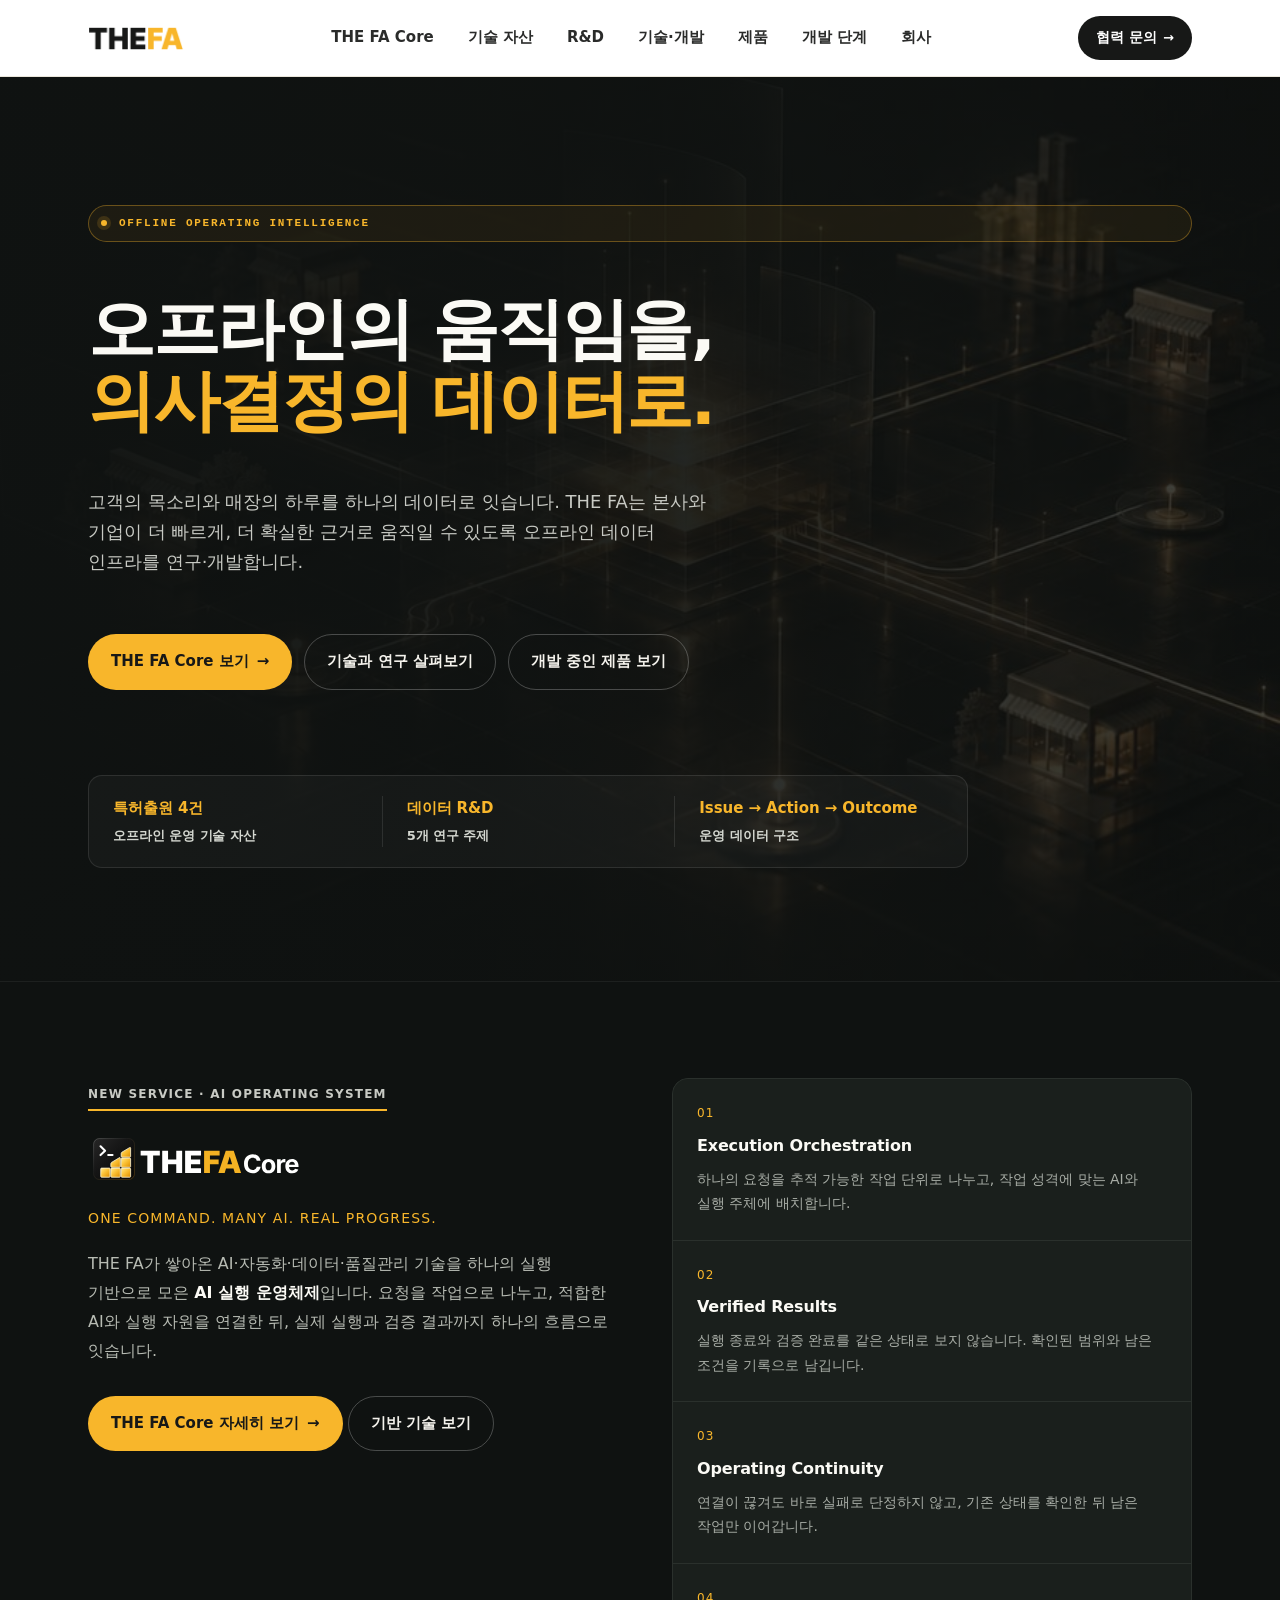
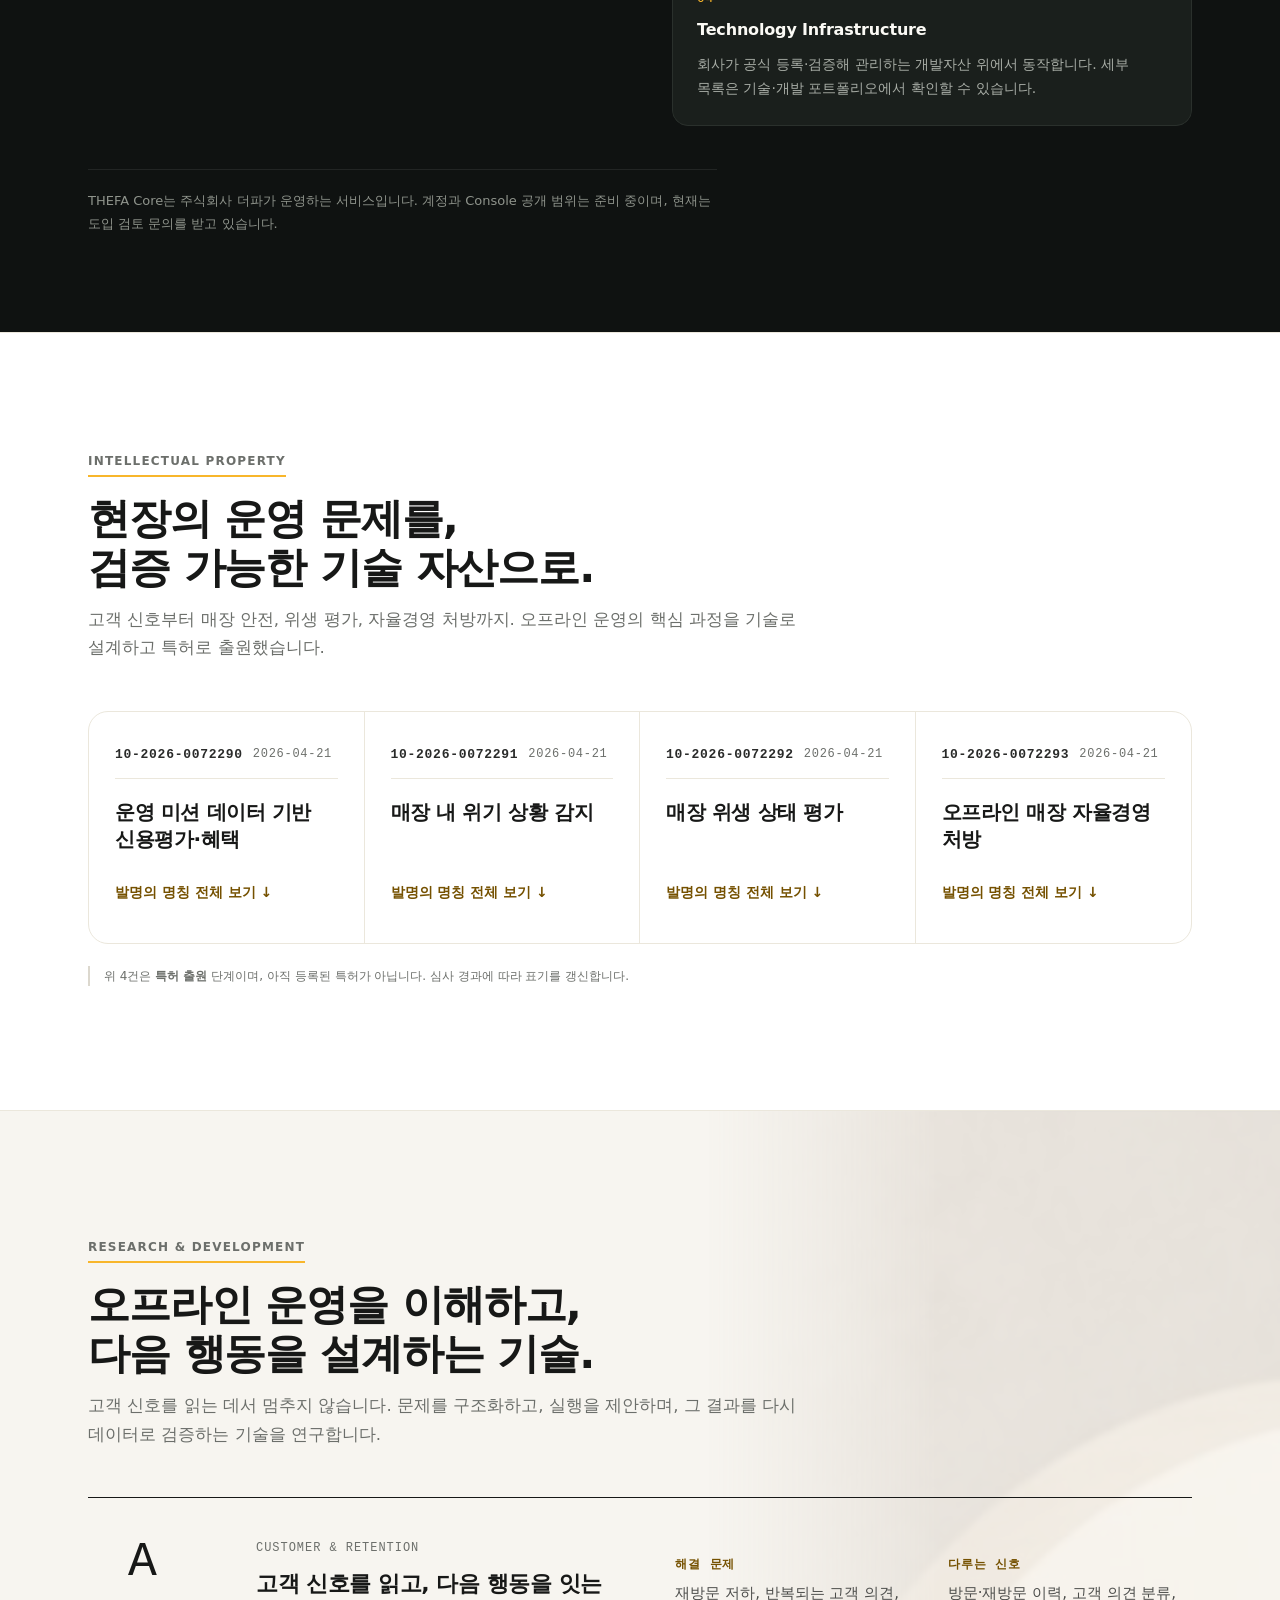
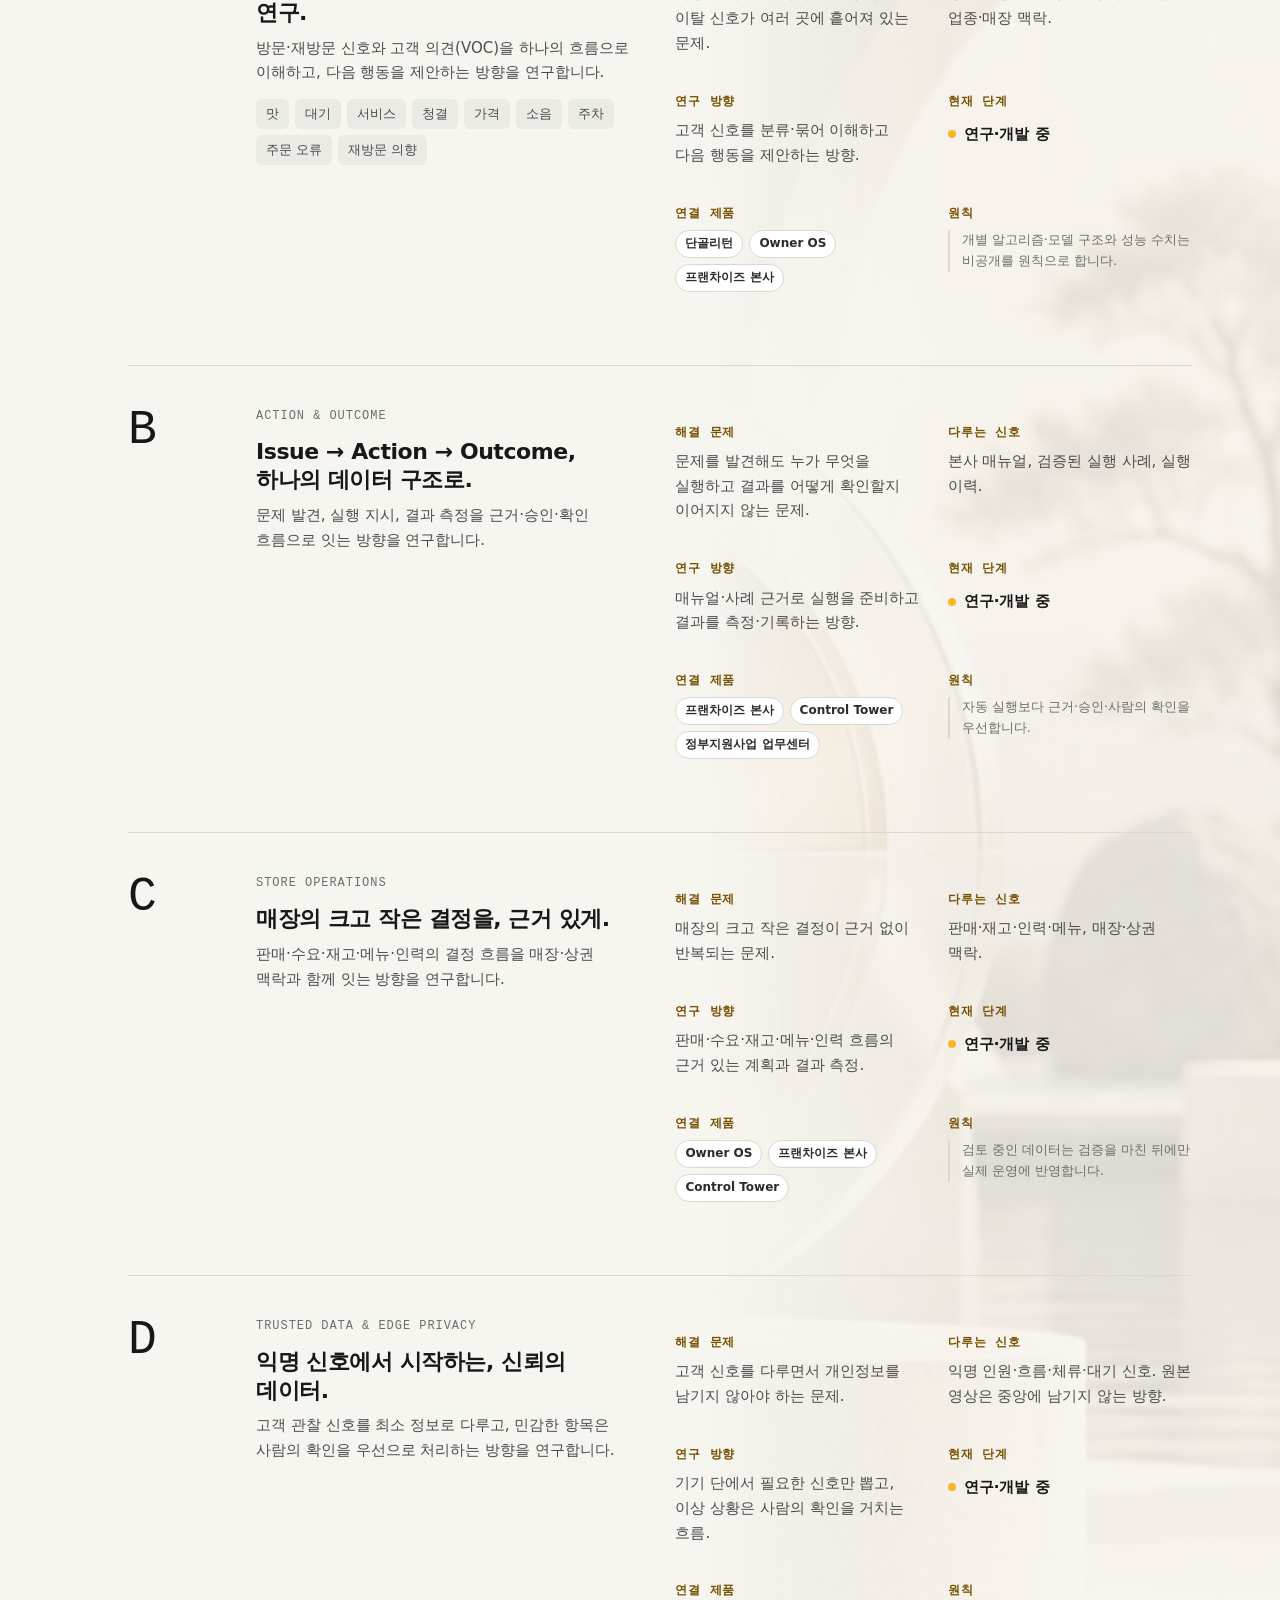
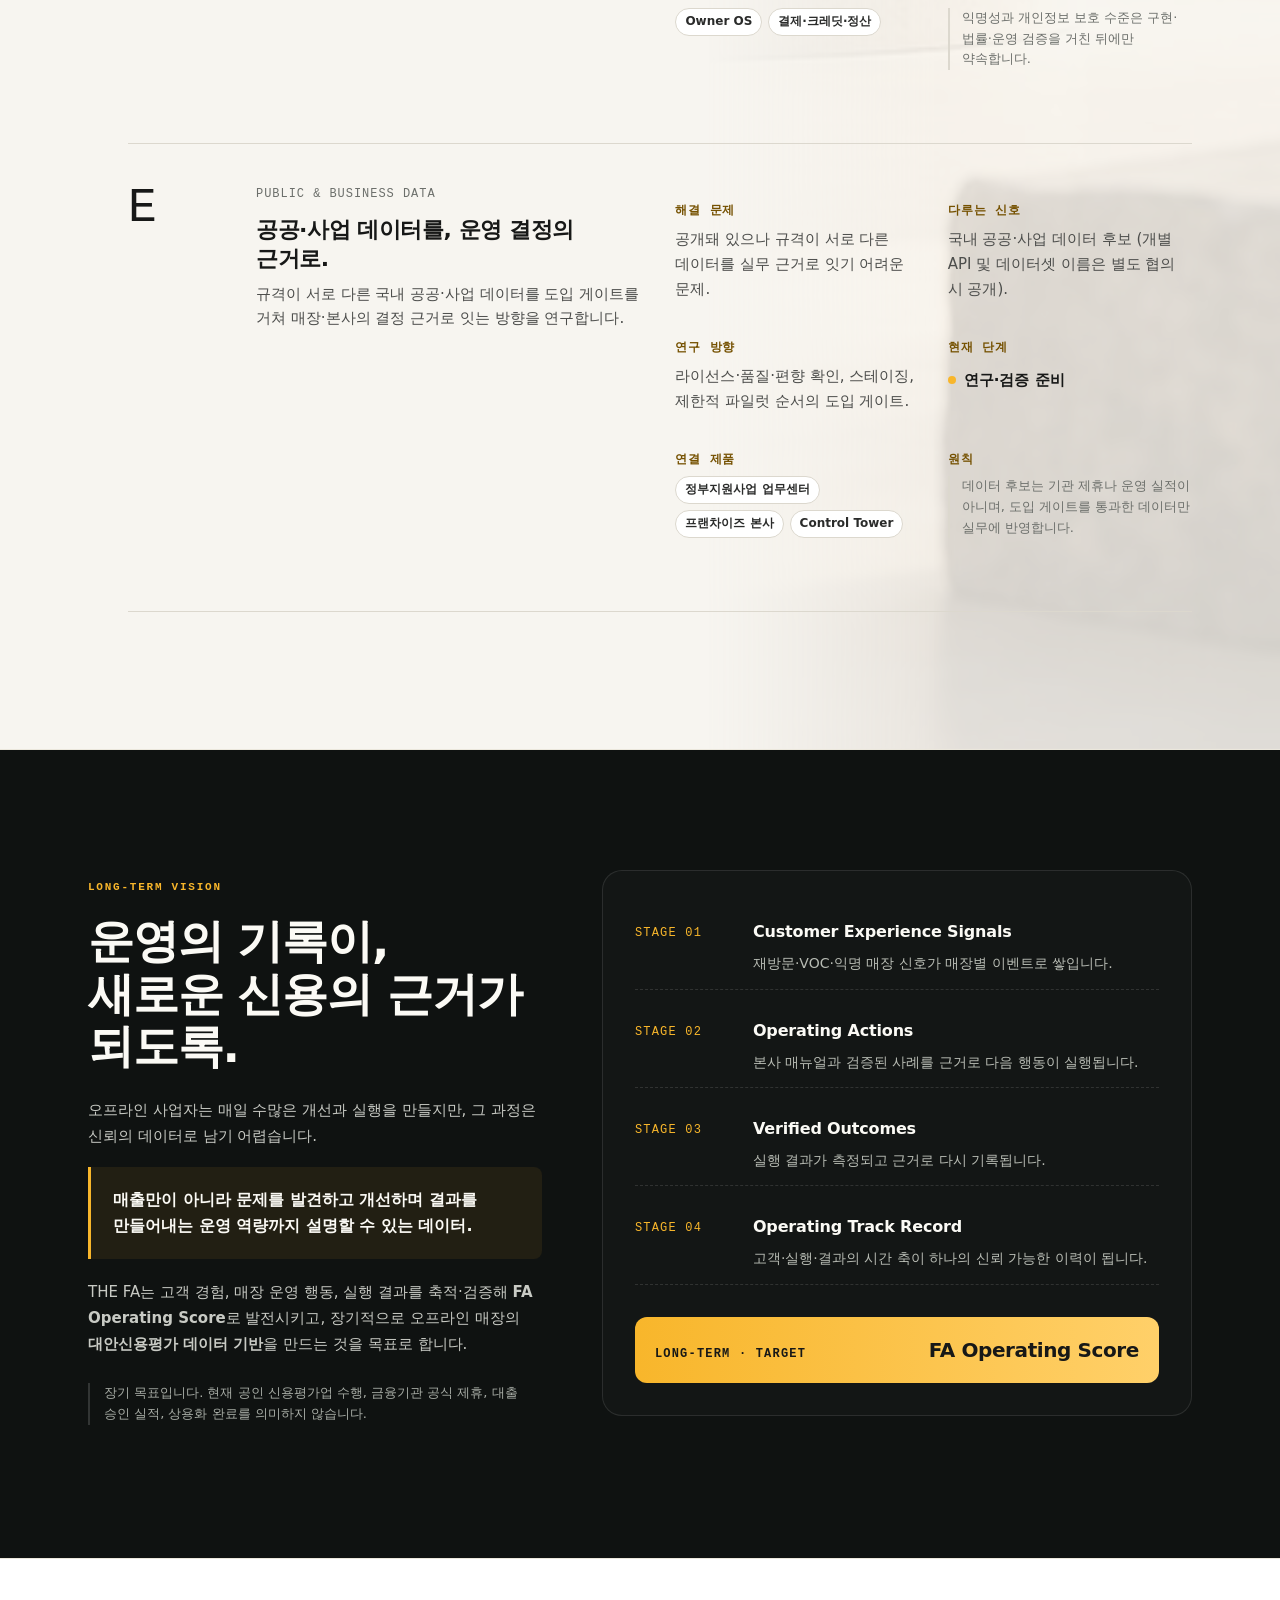
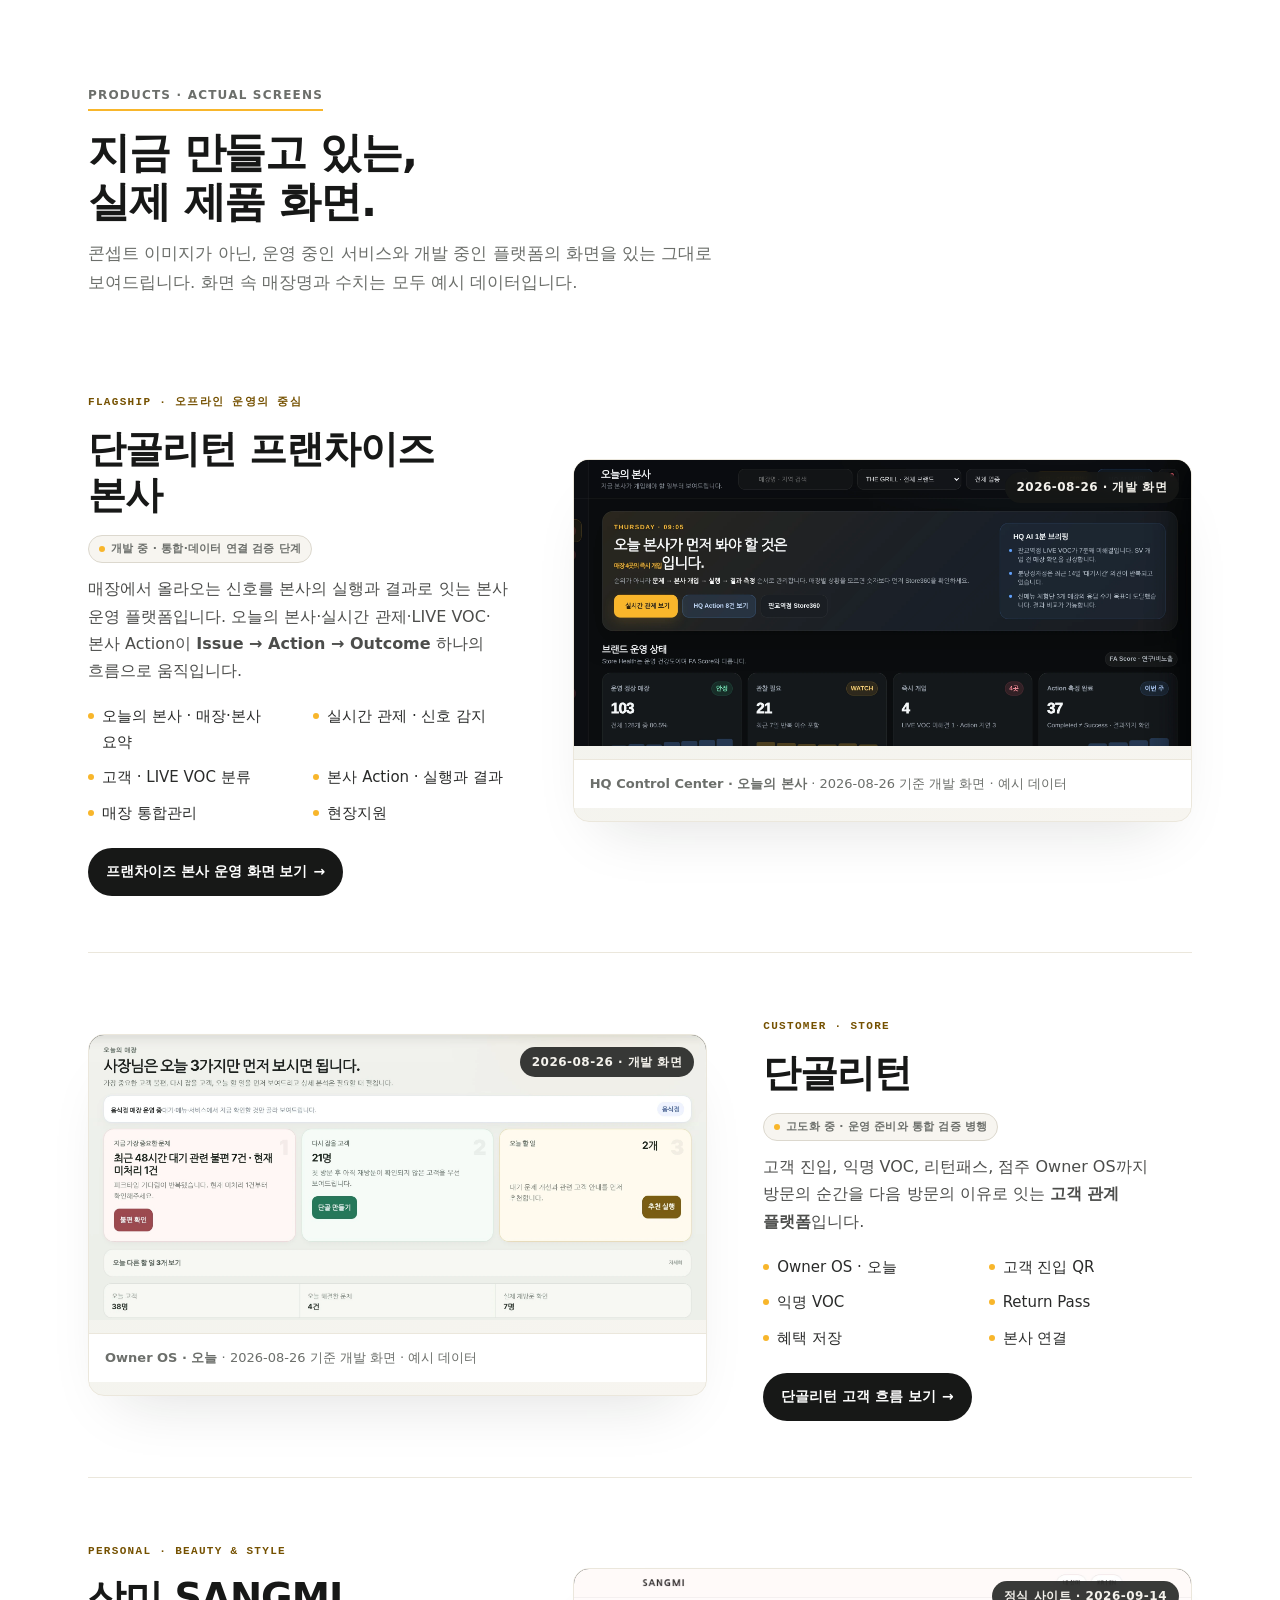
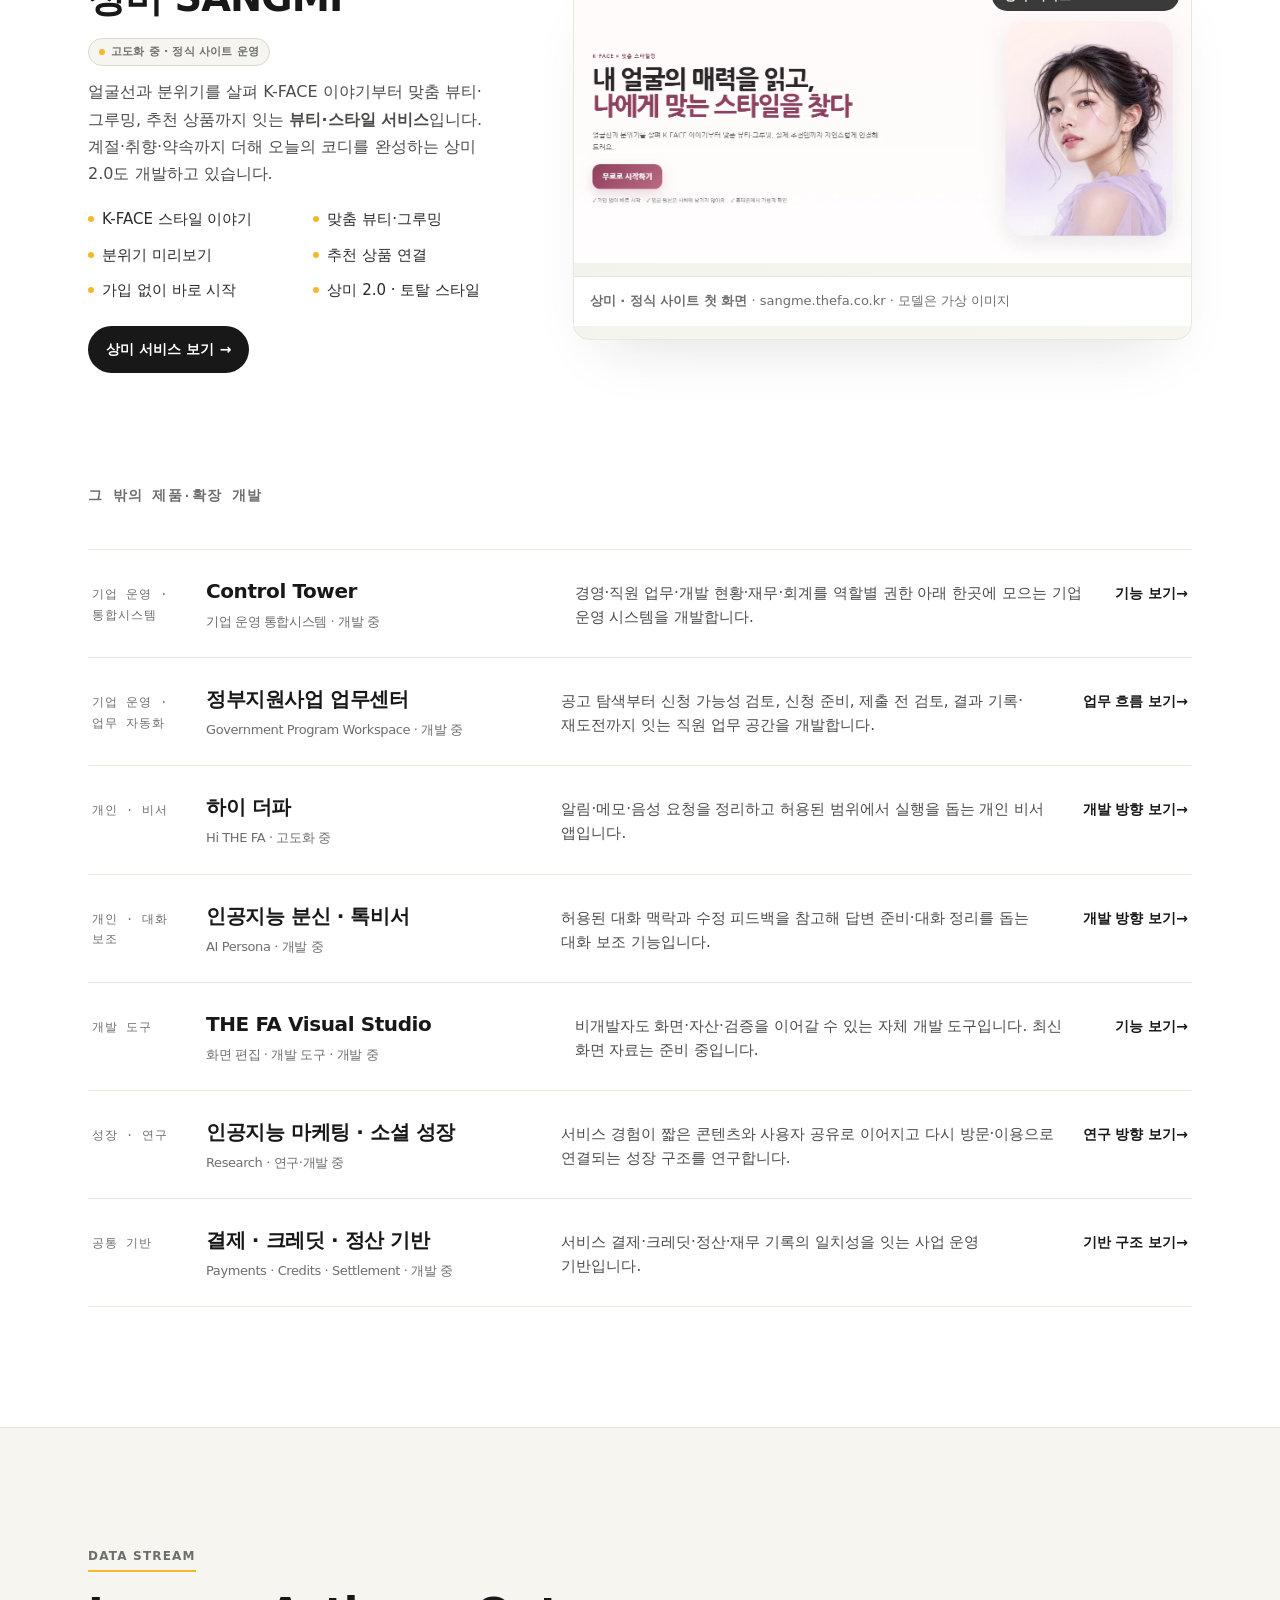
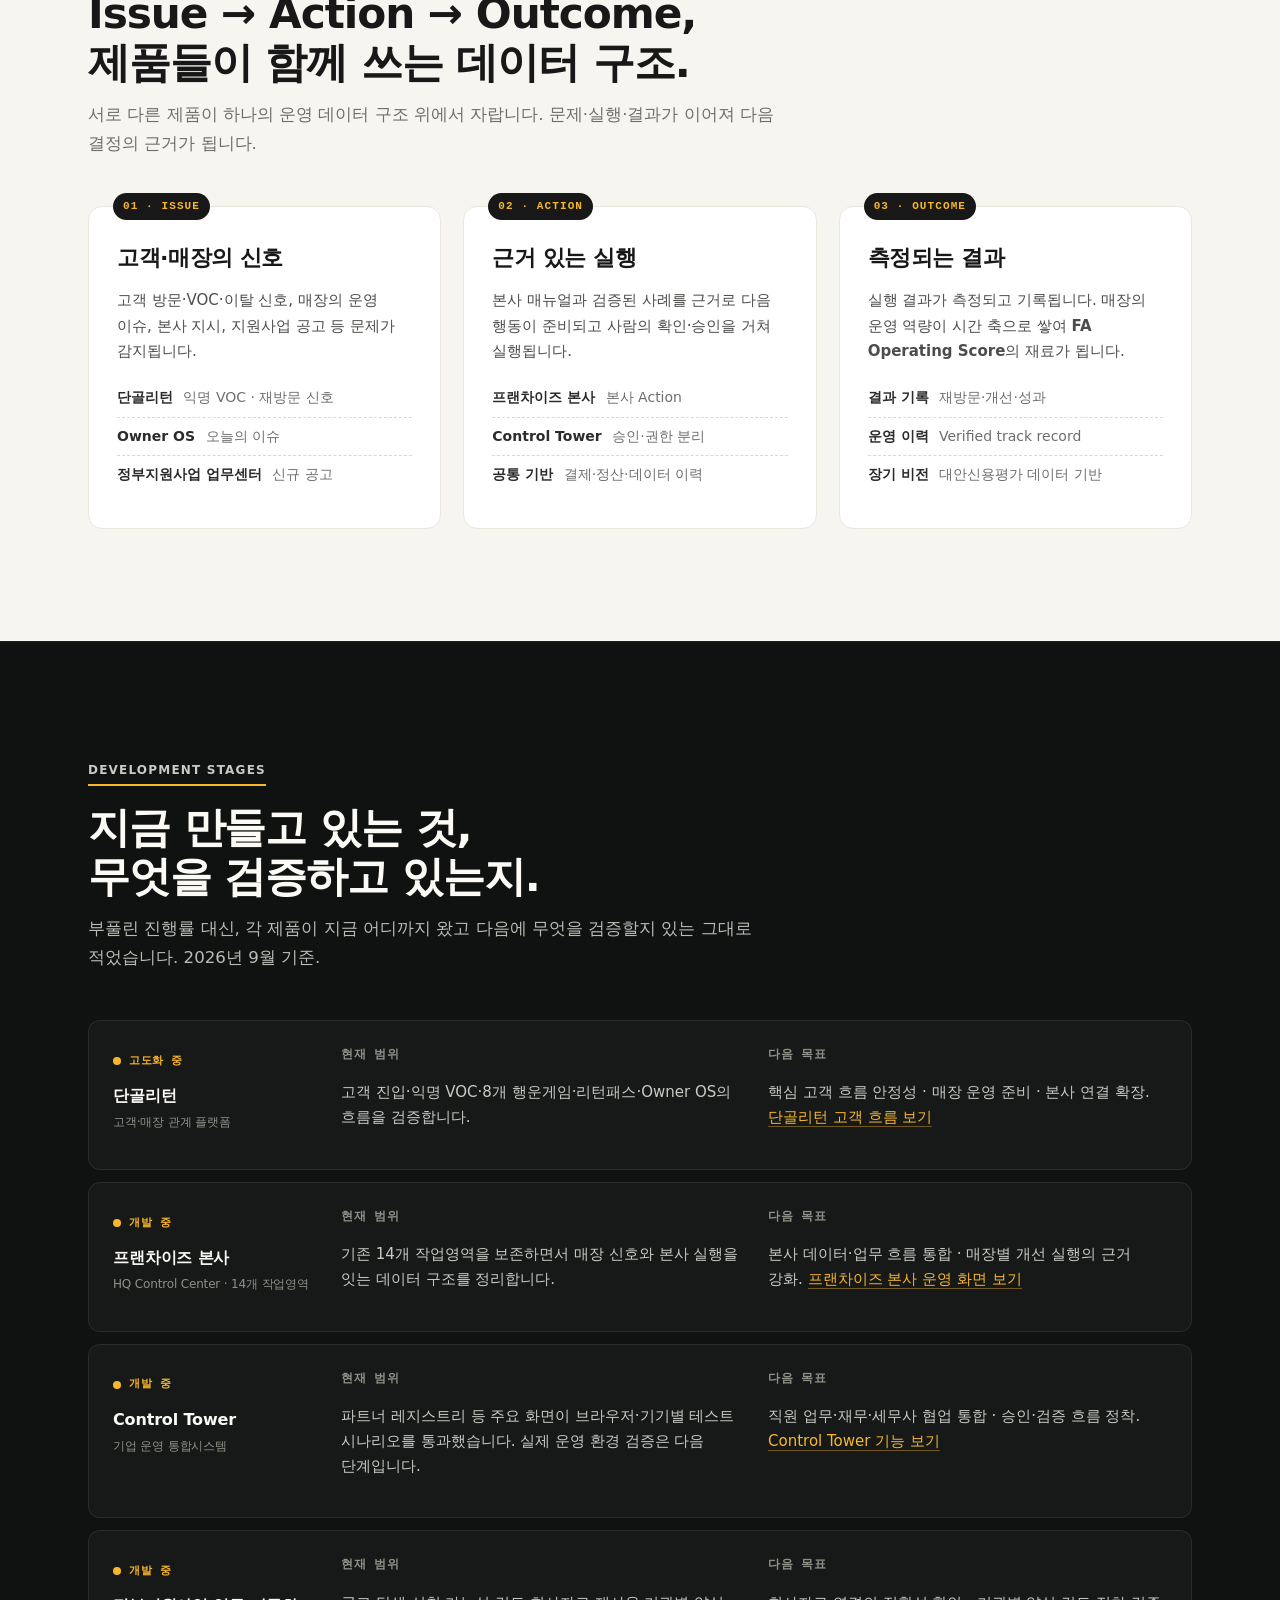
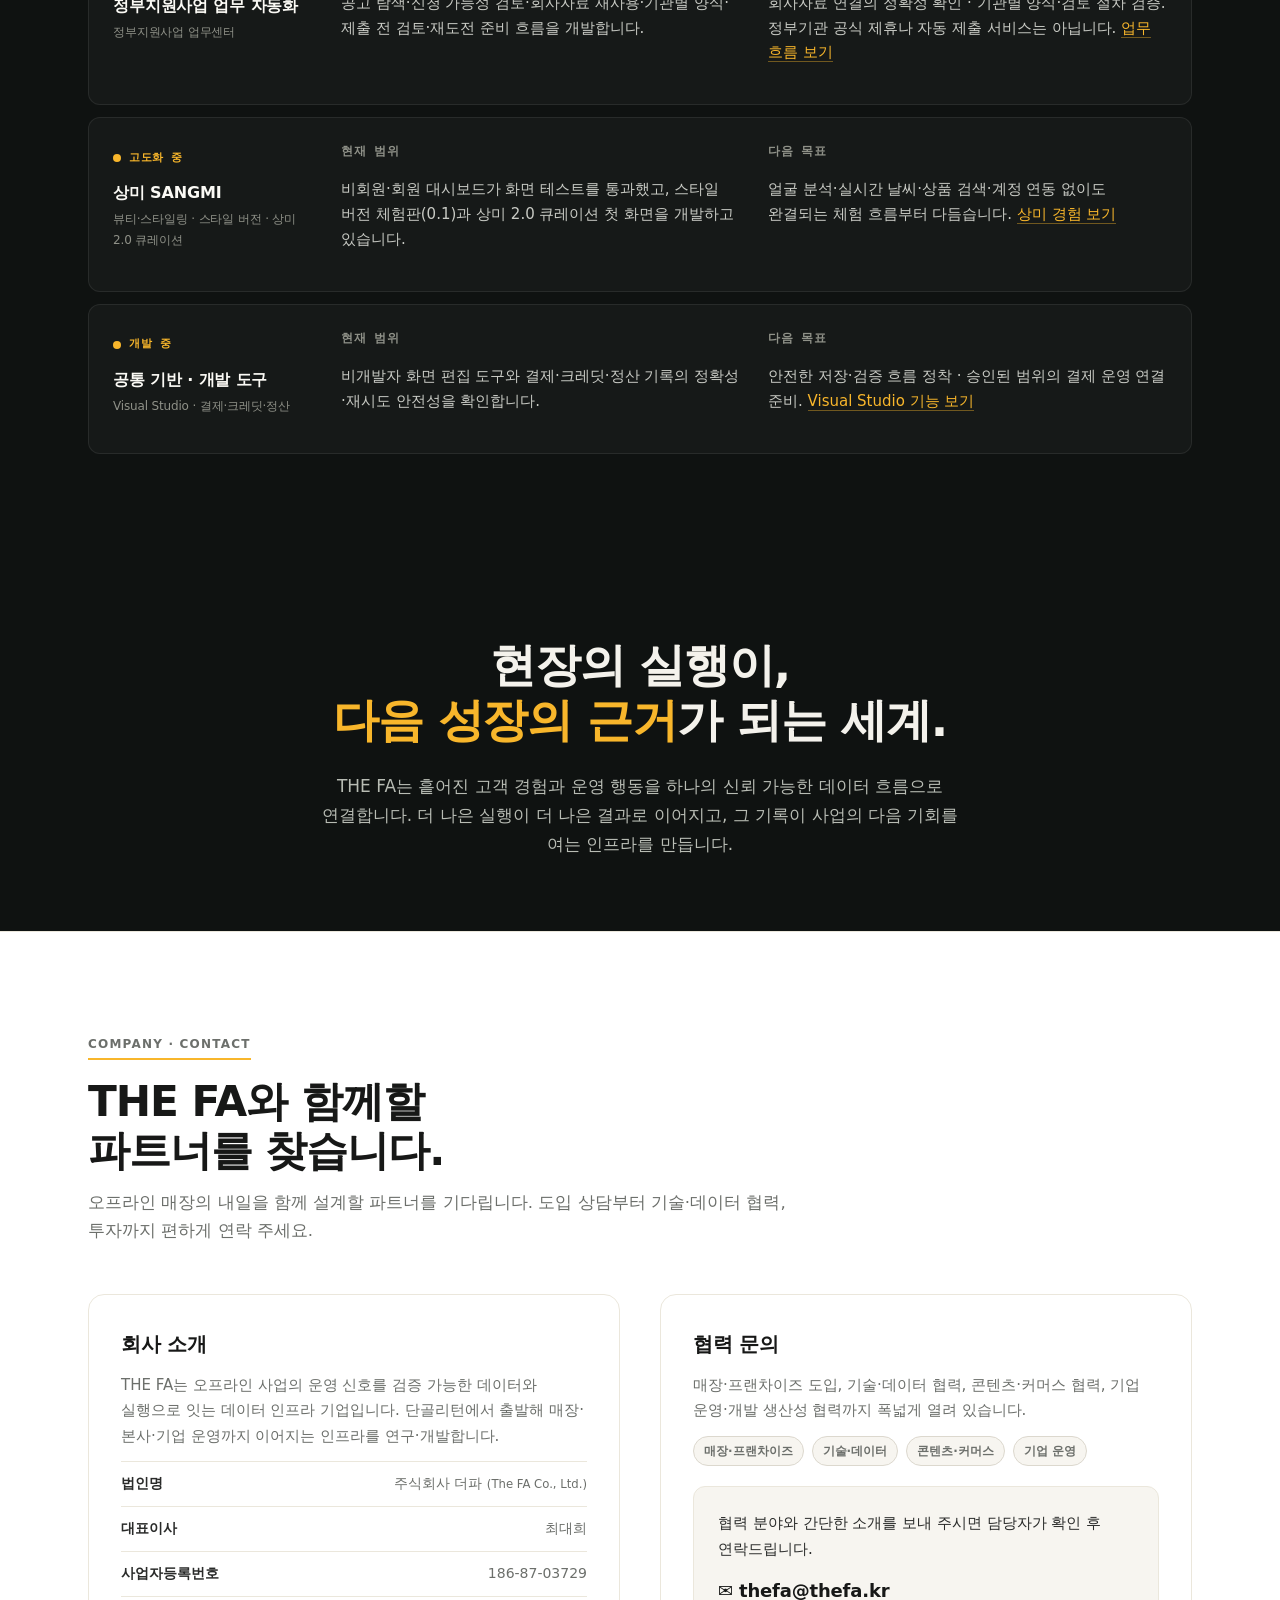
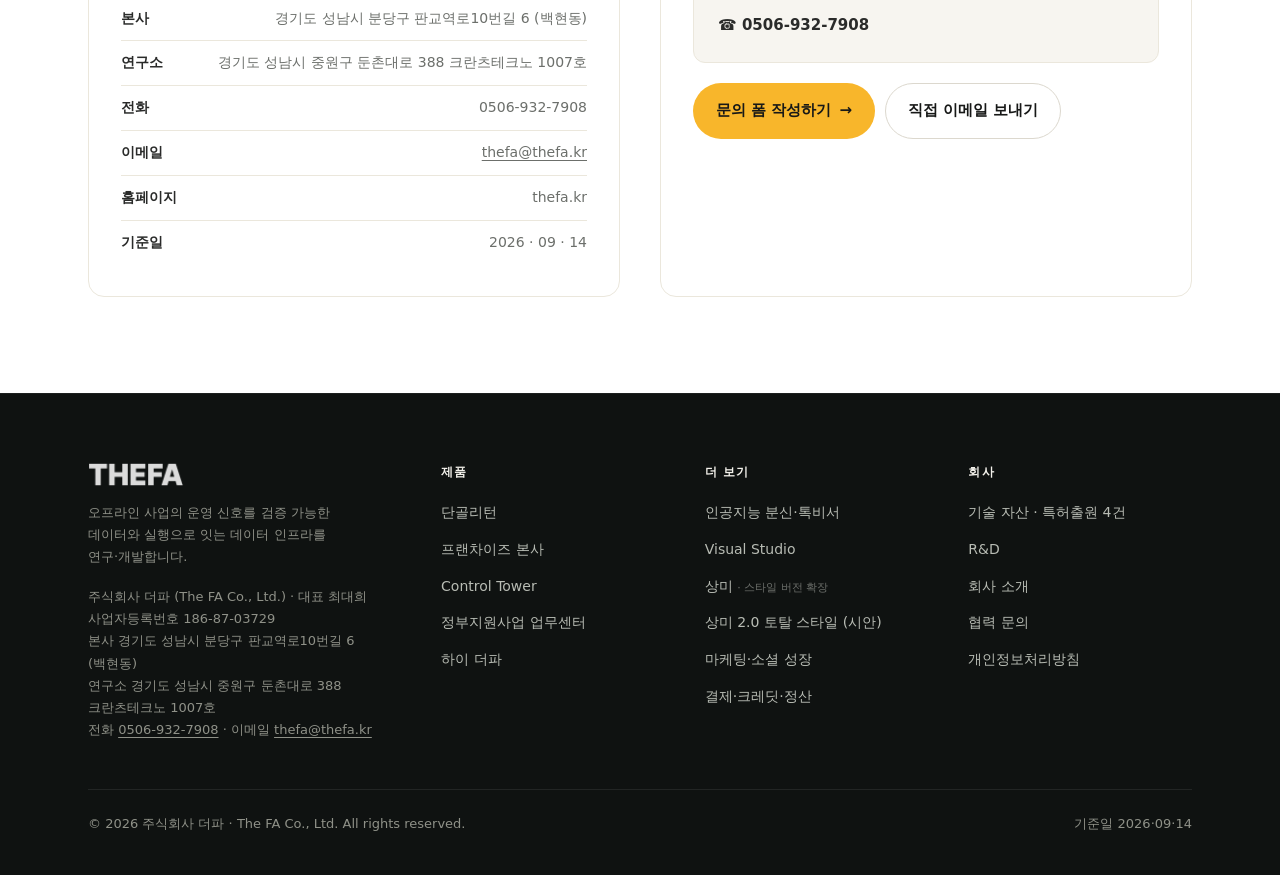
<file: index.html>
<!doctype html>
<html lang="ko">
<head>
<meta charset="utf-8"/>
<meta name="viewport" content="width=device-width,initial-scale=1"/>
<meta name="robots" content="index,follow"/>
<meta property="og:locale" content="ko_KR"/>
<meta property="og:image" content="https://thefa.kr/assets/brand/og-thefa.jpg"/>
<meta property="og:image:width" content="1200"/>
<meta property="og:image:height" content="630"/>
<link rel="canonical" href="https://thefa.kr/"/>
<meta name="author" content="주식회사 더파"/>
<meta name="theme-color" content="#0f1211"/>
<meta property="og:site_name" content="THE FA"/>
<meta property="og:url" content="https://thefa.kr/"/>
<meta name="twitter:card" content="summary_large_image"/>
<meta name="description" content="THE FA는 오프라인 사업의 운영 신호를 검증 가능한 데이터와 실행으로 연결하는 AI·데이터 인프라 기업입니다. AI 실행 운영체제 THE FA Core를 비롯해, 특허출원 4건과 5개의 R&D 주제로 오프라인 매장의 새로운 데이터 기반을 만듭니다."/>
<meta property="og:title" content="THE FA — 오프라인의 움직임을, 의사결정의 데이터로."/>
<meta property="og:description" content="고객 신호, 매장 운영 행동, 본사 실행, 결과를 하나의 데이터 흐름으로. AI·데이터 인프라 기업 THE FA."/>
<meta property="og:type" content="website"/>
<title>THE FA — 오프라인의 움직임을, 의사결정의 데이터로.</title>
<link rel="stylesheet" href="styles.css?v=5"/>
<link rel="icon" href="favicon.ico" sizes="any"/>
<link rel="icon" type="image/png" sizes="32x32" href="assets/approved/thefa-icon-32.png"/>
<link rel="apple-touch-icon" href="assets/approved/thefa-icon-180.png"/>
<script type="application/ld+json">{"@context": "https://schema.org", "@type": "Organization", "name": "주식회사 더파", "alternateName": ["THE FA", "The FA Co., Ltd."], "url": "https://thefa.kr/", "logo": "https://thefa.kr/assets/approved/thefa-logo.png", "email": "thefa@thefa.kr", "telephone": "+82-506-932-7908", "address": {"@type": "PostalAddress", "streetAddress": "판교역로10번길 6 (백현동)", "addressLocality": "성남시 분당구", "addressRegion": "경기도", "addressCountry": "KR"}}</script>
</head>
<body>

<a class="skip" href="#main">본문 바로가기</a>

<!-- ============ HEADER ============ -->
<header class="site-header" role="banner">
  <div class="wrap">
    <nav class="nav" aria-label="주 메뉴">
      <a class="brand" href="./" aria-label="THE FA 홈">
        <img src="assets/approved/thefa-logo.png" alt="THE FA" width="96"/>
        
      </a>
      <ul class="nav-menu">
        <li><a href="#core">THE FA Core</a></li>
        <li><a href="#patents">기술 자산</a></li>
        <li><a href="#research">R&amp;D</a></li>
        <li><a href="technology/">기술·개발</a></li>
        <li><a href="#products">제품</a></li>
        <li><a href="#roadmap">개발 단계</a></li>
        <li><a href="#company">회사</a></li>
      </ul>
      <a class="nav-cta" href="contact.html">협력 문의</a>
      <button class="nav-toggle" type="button" aria-expanded="false" aria-controls="nav-panel" aria-label="메뉴 열기">
        <span></span><span></span><span></span>
      </button>
    </nav>
  </div>
  <div class="nav-panel" id="nav-panel" style="display:none">
    <ul>
      <li><a href="#core">THE FA Core</a></li>
      <li><a href="#patents">기술 자산</a></li>
      <li><a href="#research">R&amp;D</a></li>
      <li><a href="technology/">기술·개발</a></li>
      <li><a href="#products">제품</a></li>
      <li><a href="#roadmap">개발 단계</a></li>
      <li><a href="#company">회사</a></li>
      <li><a href="contact.html" data-cta>협력 문의</a></li>
    </ul>
  </div>
</header>

<main id="main">

<!-- ============ 01. HERO ============ -->
<section class="hero-v2" aria-labelledby="hero-title">
  <div class="wrap">
    <span class="eyebrow">OFFLINE OPERATING INTELLIGENCE</span>
    <h1 id="hero-title">
      <span class="line">오프라인의 움직임을,</span>
      <span class="line line-2">의사결정의 데이터로.</span>
    </h1>
    <p class="lead">
      고객의 목소리와 매장의 하루를 하나의 데이터로 잇습니다.
      THE FA는 본사와 기업이 더 빠르게, 더 확실한 근거로 움직일 수 있도록
      오프라인 데이터 인프라를 연구·개발합니다.
    </p>
    <div class="cta-row">
      <a class="btn primary" href="#core">THE FA Core 보기</a>
      <a class="btn ghost" href="#research">기술과 연구 살펴보기</a>
      <a class="btn ghost" href="#products">개발 중인 제품 보기</a>
    </div>
    <ul class="proof-strip" aria-label="회사 근거 요약">
      <li><b>특허출원 4건</b> 오프라인 운영 기술 자산</li>
      <li><b>데이터 R&amp;D</b> 5개 연구 주제</li>
      <li><b>Issue → Action → Outcome</b> 운영 데이터 구조</li>
    </ul>
  </div>
</section>

<!-- ============ 01b. THE FA CORE ============ -->
<section class="section core-intro" id="core" aria-labelledby="core-title">
  <div class="wrap">
    <div class="core-band">

      <div class="core-lead">
        <span class="section-eyebrow">NEW SERVICE · AI OPERATING SYSTEM</span>
        <h2 id="core-title" class="sr-only">THEFA Core</h2>
        <img class="core-logo" src="assets/brand/core/THEFA_Core_Primary_Dark.svg"
             width="1800" height="500" alt="THEFA Core" decoding="async"/>
        <p class="core-line">One Command. Many AI. Real Progress.</p>
        <p class="core-lede">
          THE FA가 쌓아온 AI·자동화·데이터·품질관리 기술을 하나의 실행 기반으로 모은
          <b>AI 실행 운영체제</b>입니다. 요청을 작업으로 나누고, 적합한 AI와 실행 자원을 연결한 뒤,
          실제 실행과 검증 결과까지 하나의 흐름으로 잇습니다.
        </p>
        <div class="cta-row">
          <a class="btn primary" href="https://core.thefa.kr">THE FA Core 자세히 보기</a>
          <a class="btn ghost" href="technology/">기반 기술 보기</a>
        </div>
      </div>

      <ul class="core-values" aria-label="THEFA Core 핵심 가치">
        <li>
          <span class="cv-no">01</span>
          <b>Execution Orchestration</b>
          <p>하나의 요청을 추적 가능한 작업 단위로 나누고, 작업 성격에 맞는 AI와 실행 주체에 배치합니다.</p>
        </li>
        <li>
          <span class="cv-no">02</span>
          <b>Verified Results</b>
          <p>실행 종료와 검증 완료를 같은 상태로 보지 않습니다. 확인된 범위와 남은 조건을 기록으로 남깁니다.</p>
        </li>
        <li>
          <span class="cv-no">03</span>
          <b>Operating Continuity</b>
          <p>연결이 끊겨도 바로 실패로 단정하지 않고, 기존 상태를 확인한 뒤 남은 작업만 이어갑니다.</p>
        </li>
        <li>
          <span class="cv-no">04</span>
          <b>Technology Infrastructure</b>
          <p>회사가 공식 등록·검증해 관리하는 개발자산 위에서 동작합니다. 세부 목록은 기술·개발 포트폴리오에서 확인할 수 있습니다.</p>
        </li>
      </ul>

    </div>
    <p class="core-note">
      THEFA Core는 주식회사 더파가 운영하는 서비스입니다.
      계정과 Console 공개 범위는 준비 중이며, 현재는 도입 검토 문의를 받고 있습니다.
    </p>
  </div>
</section>

<!-- ============ 02. PATENTS ============ -->
<section class="section patents" id="patents" aria-labelledby="patents-title">
  <div class="wrap">
    <div class="section-head">
      <span class="section-eyebrow">INTELLECTUAL PROPERTY</span>
      <h2 id="patents-title">현장의 운영 문제를,<br/>검증 가능한 기술 자산으로.</h2>
      <p class="lede">고객 신호부터 매장 안전, 위생 평가, 자율경영 처방까지. 오프라인 운영의 핵심 과정을 기술로 설계하고 특허로 출원했습니다.</p>
    </div>

    <div class="patents-grid">
      <article class="patent">
        <div class="num-tag"><b>10-2026-0072290</b><span>2026-04-21</span></div>
        <h3 class="short">운영 미션 데이터 기반 신용평가·혜택</h3>
        <details>
          <summary>발명의 명칭 전체 보기</summary>
          <p>오프라인 운영 미션 수행 데이터 기반 신용평가 점수 산출을 통한 혜택 제공 방법 및 전자 장치</p>
        </details>
      </article>
      <article class="patent">
        <div class="num-tag"><b>10-2026-0072291</b><span>2026-04-21</span></div>
        <h3 class="short">매장 내 위기 상황 감지</h3>
        <details>
          <summary>발명의 명칭 전체 보기</summary>
          <p>매장 내 위기 상황 감지 방법 및 전자 장치</p>
        </details>
      </article>
      <article class="patent">
        <div class="num-tag"><b>10-2026-0072292</b><span>2026-04-21</span></div>
        <h3 class="short">매장 위생 상태 평가</h3>
        <details>
          <summary>발명의 명칭 전체 보기</summary>
          <p>매장의 위생 상태를 평가하는 방법 및 전자 장치</p>
        </details>
      </article>
      <article class="patent">
        <div class="num-tag"><b>10-2026-0072293</b><span>2026-04-21</span></div>
        <h3 class="short">오프라인 매장 자율경영 처방</h3>
        <details>
          <summary>발명의 명칭 전체 보기</summary>
          <p>오프라인 매장의 자율경영 처방을 생성하는 방법 및 전자 장치</p>
        </details>
      </article>
    </div>

    <p class="footnote">위 4건은 <b>특허 출원</b> 단계이며, 아직 등록된 특허가 아닙니다. 심사 경과에 따라 표기를 갱신합니다.</p>
  </div>
</section>

<!-- ============ 03. R&D ============ -->
<section class="section research" id="research" aria-labelledby="research-title">
  <div class="wrap">
    <div class="section-head">
      <span class="section-eyebrow">RESEARCH &amp; DEVELOPMENT</span>
      <h2 id="research-title">오프라인 운영을 이해하고,<br/>다음 행동을 설계하는 기술.</h2>
      <p class="lede">고객 신호를 읽는 데서 멈추지 않습니다. 문제를 구조화하고, 실행을 제안하며, 그 결과를 다시 데이터로 검증하는 기술을 연구합니다.</p>
    </div>

    <ol class="research-list">
      <li class="research-row">
        <div class="label">A</div>
        <div>
          <div class="en-title">Customer &amp; Retention</div>
          <h3>고객 신호를 읽고, 다음 행동을 잇는 연구.</h3>
          <p class="short-desc">방문·재방문 신호와 고객 의견(VOC)을 하나의 흐름으로 이해하고, 다음 행동을 제안하는 방향을 연구합니다.</p>
          <div class="voc-chips" aria-label="고객 의견 분류 예시">
            <span>맛</span><span>대기</span><span>서비스</span><span>청결</span><span>가격</span>
            <span>소음</span><span>주차</span><span>주문 오류</span><span>재방문 의향</span>
          </div>
        </div>
        <dl class="research-detail">
          <div><dt>해결 문제</dt><dd>재방문 저하, 반복되는 고객 의견, 이탈 신호가 여러 곳에 흩어져 있는 문제.</dd></div>
          <div><dt>다루는 신호</dt><dd>방문·재방문 이력, 고객 의견 분류, 업종·매장 맥락.</dd></div>
          <div><dt>연구 방향</dt><dd>고객 신호를 분류·묶어 이해하고 다음 행동을 제안하는 방향.</dd></div>
          <div><dt>현재 단계</dt><dd class="stage">연구·개발 중</dd></div>
          <div><dt>연결 제품</dt><dd class="products"><span>단골리턴</span><span>Owner OS</span><span>프랜차이즈 본사</span></dd></div>
          <div><dt>원칙</dt><dd class="boundary">개별 알고리즘·모델 구조와 성능 수치는 비공개를 원칙으로 합니다.</dd></div>
        </dl>
      </li>

      <li class="research-row">
        <div class="label">B</div>
        <div>
          <div class="en-title">Action &amp; Outcome</div>
          <h3>Issue → Action → Outcome, 하나의 데이터 구조로.</h3>
          <p class="short-desc">문제 발견, 실행 지시, 결과 측정을 근거·승인·확인 흐름으로 잇는 방향을 연구합니다.</p>
        </div>
        <dl class="research-detail">
          <div><dt>해결 문제</dt><dd>문제를 발견해도 누가 무엇을 실행하고 결과를 어떻게 확인할지 이어지지 않는 문제.</dd></div>
          <div><dt>다루는 신호</dt><dd>본사 매뉴얼, 검증된 실행 사례, 실행 이력.</dd></div>
          <div><dt>연구 방향</dt><dd>매뉴얼·사례 근거로 실행을 준비하고 결과를 측정·기록하는 방향.</dd></div>
          <div><dt>현재 단계</dt><dd class="stage">연구·개발 중</dd></div>
          <div><dt>연결 제품</dt><dd class="products"><span>프랜차이즈 본사</span><span>Control Tower</span><span>정부지원사업 업무센터</span></dd></div>
          <div><dt>원칙</dt><dd class="boundary">자동 실행보다 근거·승인·사람의 확인을 우선합니다.</dd></div>
        </dl>
      </li>

      <li class="research-row">
        <div class="label">C</div>
        <div>
          <div class="en-title">Store Operations</div>
          <h3>매장의 크고 작은 결정을, 근거 있게.</h3>
          <p class="short-desc">판매·수요·재고·메뉴·인력의 결정 흐름을 매장·상권 맥락과 함께 잇는 방향을 연구합니다.</p>
        </div>
        <dl class="research-detail">
          <div><dt>해결 문제</dt><dd>매장의 크고 작은 결정이 근거 없이 반복되는 문제.</dd></div>
          <div><dt>다루는 신호</dt><dd>판매·재고·인력·메뉴, 매장·상권 맥락.</dd></div>
          <div><dt>연구 방향</dt><dd>판매·수요·재고·메뉴·인력 흐름의 근거 있는 계획과 결과 측정.</dd></div>
          <div><dt>현재 단계</dt><dd class="stage">연구·개발 중</dd></div>
          <div><dt>연결 제품</dt><dd class="products"><span>Owner OS</span><span>프랜차이즈 본사</span><span>Control Tower</span></dd></div>
          <div><dt>원칙</dt><dd class="boundary">검토 중인 데이터는 검증을 마친 뒤에만 실제 운영에 반영합니다.</dd></div>
        </dl>
      </li>

      <li class="research-row">
        <div class="label">D</div>
        <div>
          <div class="en-title">Trusted Data &amp; Edge Privacy</div>
          <h3>익명 신호에서 시작하는, 신뢰의 데이터.</h3>
          <p class="short-desc">고객 관찰 신호를 최소 정보로 다루고, 민감한 항목은 사람의 확인을 우선으로 처리하는 방향을 연구합니다.</p>
        </div>
        <dl class="research-detail">
          <div><dt>해결 문제</dt><dd>고객 신호를 다루면서 개인정보를 남기지 않아야 하는 문제.</dd></div>
          <div><dt>다루는 신호</dt><dd>익명 인원·흐름·체류·대기 신호. 원본 영상은 중앙에 남기지 않는 방향.</dd></div>
          <div><dt>연구 방향</dt><dd>기기 단에서 필요한 신호만 뽑고, 이상 상황은 사람의 확인을 거치는 흐름.</dd></div>
          <div><dt>현재 단계</dt><dd class="stage">연구·개발 중</dd></div>
          <div><dt>연결 제품</dt><dd class="products"><span>Owner OS</span><span>결제·크레딧·정산</span></dd></div>
          <div><dt>원칙</dt><dd class="boundary">익명성과 개인정보 보호 수준은 구현·법률·운영 검증을 거친 뒤에만 약속합니다.</dd></div>
        </dl>
      </li>

      <li class="research-row">
        <div class="label">E</div>
        <div>
          <div class="en-title">Public &amp; Business Data</div>
          <h3>공공·사업 데이터를, 운영 결정의 근거로.</h3>
          <p class="short-desc">규격이 서로 다른 국내 공공·사업 데이터를 도입 게이트를 거쳐 매장·본사의 결정 근거로 잇는 방향을 연구합니다.</p>
        </div>
        <dl class="research-detail">
          <div><dt>해결 문제</dt><dd>공개돼 있으나 규격이 서로 다른 데이터를 실무 근거로 잇기 어려운 문제.</dd></div>
          <div><dt>다루는 신호</dt><dd>국내 공공·사업 데이터 후보 (개별 API 및 데이터셋 이름은 별도 협의 시 공개).</dd></div>
          <div><dt>연구 방향</dt><dd>라이선스·품질·편향 확인, 스테이징, 제한적 파일럿 순서의 도입 게이트.</dd></div>
          <div><dt>현재 단계</dt><dd class="stage">연구·검증 준비</dd></div>
          <div><dt>연결 제품</dt><dd class="products"><span>정부지원사업 업무센터</span><span>프랜차이즈 본사</span><span>Control Tower</span></dd></div>
          <div><dt>원칙</dt><dd class="boundary">데이터 후보는 기관 제휴나 운영 실적이 아니며, 도입 게이트를 통과한 데이터만 실무에 반영합니다.</dd></div>
        </dl>
      </li>
    </ol>
  </div>
</section>

<!-- ============ 04. LONG-TERM VISION · Credit Data ============ -->
<section class="section credit-vision" aria-labelledby="credit-title">
  <div class="wrap">
    <div class="band">
      <div>
        <span class="eyebrow">LONG-TERM VISION</span>
        <h2 id="credit-title">운영의 기록이,
새로운 신용의 근거가 되도록.</h2>
        <p class="body" style="margin-top:24px">
          오프라인 사업자는 매일 수많은 개선과 실행을 만들지만,
          그 과정은 신뢰의 데이터로 남기 어렵습니다.
        </p>
        <p class="emphasis">
          매출만이 아니라 문제를 발견하고 개선하며 결과를 만들어내는 <b>운영 역량</b>까지 설명할 수 있는 데이터.
        </p>
        <p class="body">
          THE FA는 고객 경험, 매장 운영 행동, 실행 결과를 축적·검증해 <b>FA Operating Score</b>로 발전시키고,
          장기적으로 오프라인 매장의 <b>대안신용평가 데이터 기반</b>을 만드는 것을 목표로 합니다.
        </p>
        <p class="boundary">
          장기 목표입니다. 현재 공인 신용평가업 수행, 금융기관 공식 제휴, 대출 승인 실적, 상용화 완료를 의미하지 않습니다.
        </p>
      </div>

      <div class="flow-diagram" aria-label="FA Operating Score의 데이터 흐름">
        <div class="stage">
          <span class="no">STAGE 01</span>
          <div>
            <b>Customer Experience Signals</b>
            <p>재방문·VOC·익명 매장 신호가 매장별 이벤트로 쌓입니다.</p>
          </div>
        </div>
        <div class="stage">
          <span class="no">STAGE 02</span>
          <div>
            <b>Operating Actions</b>
            <p>본사 매뉴얼과 검증된 사례를 근거로 다음 행동이 실행됩니다.</p>
          </div>
        </div>
        <div class="stage">
          <span class="no">STAGE 03</span>
          <div>
            <b>Verified Outcomes</b>
            <p>실행 결과가 측정되고 근거로 다시 기록됩니다.</p>
          </div>
        </div>
        <div class="stage">
          <span class="no">STAGE 04</span>
          <div>
            <b>Operating Track Record</b>
            <p>고객·실행·결과의 시간 축이 하나의 신뢰 가능한 이력이 됩니다.</p>
          </div>
        </div>
        <div class="score-cap">
          <span>LONG-TERM · TARGET</span>
          <b>FA Operating Score</b>
        </div>
      </div>
    </div>
  </div>
</section>

<!-- ============ 05. PRODUCT SPOTLIGHTS ============ -->
<section class="section spotlights" id="products" aria-labelledby="products-title">
  <div class="wrap">
    <div class="section-head">
      <span class="section-eyebrow">PRODUCTS · ACTUAL SCREENS</span>
      <h2 id="products-title">지금 만들고 있는,<br/>실제 제품 화면.</h2>
      <p class="lede">
        콘셉트 이미지가 아닌, 운영 중인 서비스와 개발 중인 플랫폼의 화면을 있는 그대로 보여드립니다.
        화면 속 매장명과 수치는 모두 예시 데이터입니다.
      </p>
    </div>

    <!-- Spotlight 1 : 프랜차이즈 본사 HQ Control Center -->
    <article class="spotlight">
      <div>
        <span class="spot-eyebrow">FLAGSHIP · 오프라인 운영의 중심</span>
        <h3 class="spot-title">단골리턴 프랜차이즈 본사</h3>
        <span class="spot-status">개발 중 · 통합·데이터 연결 검증 단계</span>
        <p class="spot-summary">
          매장에서 올라오는 신호를 본사의 실행과 결과로 잇는 본사 운영 플랫폼입니다.
          오늘의 본사·실시간 관제·LIVE VOC·본사 Action이 <b>Issue → Action → Outcome</b> 하나의 흐름으로 움직입니다.
        </p>
        <ul class="spot-features">
          <li>오늘의 본사 · 매장·본사 요약</li>
          <li>실시간 관제 · 신호 감지</li>
          <li>고객 · LIVE VOC 분류</li>
          <li>본사 Action · 실행과 결과</li>
          <li>매장 통합관리</li>
          <li>현장지원</li>
        </ul>
        <a class="spot-cta" href="products/franchise-hq.html">프랜차이즈 본사 운영 화면 보기</a>
      </div>
      <div class="spot-media" data-zoom
           data-caption="HQ Control Center · 오늘의 본사 (2026-08-26 기준 개발 화면 · 예시 데이터)">
        <span class="badge">2026-08-26 · 개발 화면</span>
        <img src="assets/screens/02_hq_control_center_today.webp"
             alt="HQ Control Center · 오늘의 본사 개발 화면. 매장·본사 요약 카드와 실행 리스트가 배치되어 있습니다."
             loading="lazy" width="2380" height="1100"/>
        <p class="cap"><b>HQ Control Center · 오늘의 본사</b> · 2026-08-26 기준 개발 화면 · 예시 데이터</p>
      </div>
    </article>

    <!-- Spotlight 2 : 단골리턴 (Owner OS + Customer QR) -->
    <article class="spotlight reverse">
      <div>
        <span class="spot-eyebrow">CUSTOMER · STORE</span>
        <h3 class="spot-title">단골리턴</h3>
        <span class="spot-status">고도화 중 · 운영 준비와 통합 검증 병행</span>
        <p class="spot-summary">
          고객 진입, 익명 VOC, 리턴패스, 점주 Owner OS까지
          방문의 순간을 다음 방문의 이유로 잇는 <b>고객 관계 플랫폼</b>입니다.
        </p>
        <ul class="spot-features">
          <li>Owner OS · 오늘</li>
          <li>고객 진입 QR</li>
          <li>익명 VOC</li>
          <li>Return Pass</li>
          <li>혜택 저장</li>
          <li>본사 연결</li>
        </ul>
        <a class="spot-cta" href="products/dangolreturn.html">단골리턴 고객 흐름 보기</a>
      </div>
      <div class="spot-media" data-zoom
           data-caption="Owner OS · 오늘 (2026-08-26 기준 개발 화면 · 예시 데이터)">
        <span class="badge">2026-08-26 · 개발 화면</span>
        <img src="assets/screens/01_owner_os_today.webp"
             alt="점주용 Owner OS의 오늘 화면. 방문·VOC·실행 리스트가 배치되어 있습니다."
             loading="lazy" width="2380" height="1100"/>
        <p class="cap"><b>Owner OS · 오늘</b> · 2026-08-26 기준 개발 화면 · 예시 데이터</p>
      </div>
    </article>

    <!-- Spotlight 3 : 상미 -->
    <article class="spotlight">
      <div>
        <span class="spot-eyebrow">PERSONAL · BEAUTY &amp; STYLE</span>
        <h3 class="spot-title">상미 SANGMI</h3>
        <span class="spot-status">고도화 중 · 정식 사이트 운영</span>
        <p class="spot-summary">
          얼굴선과 분위기를 살펴 K-FACE 이야기부터 맞춤 뷰티·그루밍, 추천 상품까지 잇는 <b>뷰티·스타일 서비스</b>입니다.
          계절·취향·약속까지 더해 오늘의 코디를 완성하는 상미 2.0도 개발하고 있습니다.
        </p>
        <ul class="spot-features">
          <li>K-FACE 스타일 이야기</li>
          <li>맞춤 뷰티·그루밍</li>
          <li>분위기 미리보기</li>
          <li>추천 상품 연결</li>
          <li>가입 없이 바로 시작</li>
          <li>상미 2.0 · 토탈 스타일</li>
        </ul>
        <a class="spot-cta" href="products/sangmi.html">상미 서비스 보기</a>
      </div>
      <div class="spot-media" data-zoom
           data-caption="상미 정식 사이트 첫 화면 (sangme.thefa.co.kr · 2026-09-14 기준 · 모델은 가상 이미지)">
        <span class="badge">정식 사이트 · 2026-09-14</span>
        <img src="assets/screens/12_sangmi_live_hero.webp"
             alt="상미 정식 사이트 첫 화면. ‘내 얼굴의 매력을 읽고, 나에게 맞는 스타일을 찾다’ 문구와 모델 이미지가 있습니다."
             loading="lazy" width="1440" height="687"/>
        <p class="cap"><b>상미 · 정식 사이트 첫 화면</b> · sangme.thefa.co.kr · 모델은 가상 이미지</p>
      </div>
    </article>

    <!-- 이하 제품은 리스트로 정리 -->
    <h3 style="margin:56px 0 0;font-size:14px;font-weight:800;letter-spacing:.08em;color:var(--muted);text-transform:uppercase;font-family:ui-monospace,SFMono-Regular,Menlo,monospace">그 밖의 제품·확장 개발</h3>

    <nav class="product-list-min" aria-label="추가 제품 목록">
      <a href="products/control-tower.html">
        <span class="cat">기업 운영 · 통합시스템</span>
        <span class="name">Control Tower<small>기업 운영 통합시스템 · 개발 중</small></span>
        <span class="desc">경영·직원 업무·개발 현황·재무·회계를 역할별 권한 아래 한곳에 모으는 기업 운영 시스템을 개발합니다.</span>
        <span class="go">기능 보기</span>
      </a>
      <a href="products/gov-workspace.html">
        <span class="cat">기업 운영 · 업무 자동화</span>
        <span class="name">정부지원사업 업무센터<small>Government Program Workspace · 개발 중</small></span>
        <span class="desc">공고 탐색부터 신청 가능성 검토, 신청 준비, 제출 전 검토, 결과 기록·재도전까지 잇는 직원 업무 공간을 개발합니다.</span>
        <span class="go">업무 흐름 보기</span>
      </a>
      <a href="products/hi-the-fa.html">
        <span class="cat">개인 · 비서</span>
        <span class="name">하이 더파<small>Hi THE FA · 고도화 중</small></span>
        <span class="desc">알림·메모·음성 요청을 정리하고 허용된 범위에서 실행을 돕는 개인 비서 앱입니다.</span>
        <span class="go">개발 방향 보기</span>
      </a>
      <a href="products/ai-persona.html">
        <span class="cat">개인 · 대화 보조</span>
        <span class="name">인공지능 분신 · 톡비서<small>AI Persona · 개발 중</small></span>
        <span class="desc">허용된 대화 맥락과 수정 피드백을 참고해 답변 준비·대화 정리를 돕는 대화 보조 기능입니다.</span>
        <span class="go">개발 방향 보기</span>
      </a>
      <a href="products/visual-studio.html">
        <span class="cat">개발 도구</span>
        <span class="name">THE FA Visual Studio<small>화면 편집 · 개발 도구 · 개발 중</small></span>
        <span class="desc">비개발자도 화면·자산·검증을 이어갈 수 있는 자체 개발 도구입니다. 최신 화면 자료는 준비 중입니다.</span>
        <span class="go">기능 보기</span>
      </a>
      <a href="products/ai-marketing.html">
        <span class="cat">성장 · 연구</span>
        <span class="name">인공지능 마케팅 · 소셜 성장<small>Research · 연구·개발 중</small></span>
        <span class="desc">서비스 경험이 짧은 콘텐츠와 사용자 공유로 이어지고 다시 방문·이용으로 연결되는 성장 구조를 연구합니다.</span>
        <span class="go">연구 방향 보기</span>
      </a>
      <a href="products/payments-finance.html">
        <span class="cat">공통 기반</span>
        <span class="name">결제 · 크레딧 · 정산 기반<small>Payments · Credits · Settlement · 개발 중</small></span>
        <span class="desc">서비스 결제·크레딧·정산·재무 기록의 일치성을 잇는 사업 운영 기반입니다.</span>
        <span class="go">기반 구조 보기</span>
      </a>
    </nav>
  </div>
</section>

<!-- ============ 06. ECOSYSTEM STREAM ============ -->
<section class="section stream" id="ecosystem" aria-labelledby="stream-title">
  <div class="wrap">
    <div class="section-head">
      <span class="section-eyebrow">DATA STREAM</span>
      <h2 id="stream-title">Issue → Action → Outcome,<br/>제품들이 함께 쓰는 데이터 구조.</h2>
      <p class="lede">
        서로 다른 제품이 하나의 운영 데이터 구조 위에서 자랍니다.
        문제·실행·결과가 이어져 다음 결정의 근거가 됩니다.
      </p>
    </div>

    <div class="stream-track">
      <div class="stream-cell" data-step="01 · ISSUE">
        <h3>고객·매장의 신호</h3>
        <p>고객 방문·VOC·이탈 신호, 매장의 운영 이슈, 본사 지시, 지원사업 공고 등 문제가 감지됩니다.</p>
        <ul>
          <li><b>단골리턴</b> 익명 VOC · 재방문 신호</li>
          <li><b>Owner OS</b> 오늘의 이슈</li>
          <li><b>정부지원사업 업무센터</b> 신규 공고</li>
        </ul>
      </div>
      <div class="stream-cell" data-step="02 · ACTION">
        <h3>근거 있는 실행</h3>
        <p>본사 매뉴얼과 검증된 사례를 근거로 다음 행동이 준비되고 사람의 확인·승인을 거쳐 실행됩니다.</p>
        <ul>
          <li><b>프랜차이즈 본사</b> 본사 Action</li>
          <li><b>Control Tower</b> 승인·권한 분리</li>
          <li><b>공통 기반</b> 결제·정산·데이터 이력</li>
        </ul>
      </div>
      <div class="stream-cell" data-step="03 · OUTCOME">
        <h3>측정되는 결과</h3>
        <p>실행 결과가 측정되고 기록됩니다. 매장의 운영 역량이 시간 축으로 쌓여 <b>FA Operating Score</b>의 재료가 됩니다.</p>
        <ul>
          <li><b>결과 기록</b> 재방문·개선·성과</li>
          <li><b>운영 이력</b> Verified track record</li>
          <li><b>장기 비전</b> 대안신용평가 데이터 기반</li>
        </ul>
      </div>
    </div>
  </div>
</section>

<!-- ============ 07. ROADMAP · 개발 단계와 검증 경계 ============ -->
<section class="section roadmap-v2" id="roadmap" aria-labelledby="roadmap-title">
  <div class="wrap">
    <div class="section-head">
      <span class="section-eyebrow" style="color:#c8cac4">DEVELOPMENT STAGES</span>
      <h2 id="roadmap-title">지금 만들고 있는 것,<br/>무엇을 검증하고 있는지.</h2>
      <p class="lede" style="color:#b8bcb4">부풀린 진행률 대신, 각 제품이 지금 어디까지 왔고 다음에 무엇을 검증할지 있는 그대로 적었습니다. 2026년 9월 기준.</p>
    </div>

    <div class="roadmap-list">
      <div class="roadmap-row">
        <div><span class="stage">고도화 중</span><h4>단골리턴 <small>고객·매장 관계 플랫폼</small></h4></div>
        <div><div class="label">현재 범위</div><p class="now">고객 진입·익명 VOC·8개 행운게임·리턴패스·Owner OS의 흐름을 검증합니다.</p></div>
        <div><div class="label">다음 목표</div><p class="next">핵심 고객 흐름 안정성 · 매장 운영 준비 · 본사 연결 확장. <a href="products/dangolreturn.html">단골리턴 고객 흐름 보기</a></p></div>
      </div>
      <div class="roadmap-row">
        <div><span class="stage">개발 중</span><h4>프랜차이즈 본사 <small>HQ Control Center · 14개 작업영역</small></h4></div>
        <div><div class="label">현재 범위</div><p class="now">기존 14개 작업영역을 보존하면서 매장 신호와 본사 실행을 잇는 데이터 구조를 정리합니다.</p></div>
        <div><div class="label">다음 목표</div><p class="next">본사 데이터·업무 흐름 통합 · 매장별 개선 실행의 근거 강화. <a href="products/franchise-hq.html">프랜차이즈 본사 운영 화면 보기</a></p></div>
      </div>
      <div class="roadmap-row">
        <div><span class="stage">개발 중</span><h4>Control Tower <small>기업 운영 통합시스템</small></h4></div>
        <div><div class="label">현재 범위</div><p class="now">파트너 레지스트리 등 주요 화면이 브라우저·기기별 테스트 시나리오를 통과했습니다. 실제 운영 환경 검증은 다음 단계입니다.</p></div>
        <div><div class="label">다음 목표</div><p class="next">직원 업무·재무·세무사 협업 통합 · 승인·검증 흐름 정착. <a href="products/control-tower.html">Control Tower 기능 보기</a></p></div>
      </div>
      <div class="roadmap-row">
        <div><span class="stage">개발 중</span><h4>정부지원사업 업무 자동화 <small>정부지원사업 업무센터</small></h4></div>
        <div><div class="label">현재 범위</div><p class="now">공고 탐색·신청 가능성 검토·회사자료 재사용·기관별 양식·제출 전 검토·재도전 준비 흐름을 개발합니다.</p></div>
        <div><div class="label">다음 목표</div><p class="next">회사자료 연결의 정확성 확인 · 기관별 양식·검토 절차 검증. 정부기관 공식 제휴나 자동 제출 서비스는 아닙니다. <a href="products/gov-workspace.html">업무 흐름 보기</a></p></div>
      </div>
      <div class="roadmap-row">
        <div><span class="stage">고도화 중</span><h4>상미 SANGMI <small>뷰티·스타일링 · 스타일 버전 · 상미 2.0 큐레이션</small></h4></div>
        <div><div class="label">현재 범위</div><p class="now">비회원·회원 대시보드가 화면 테스트를 통과했고, 스타일 버전 체험판(0.1)과 상미 2.0 큐레이션 첫 화면을 개발하고 있습니다.</p></div>
        <div><div class="label">다음 목표</div><p class="next">얼굴 분석·실시간 날씨·상품 검색·계정 연동 없이도 완결되는 체험 흐름부터 다듬습니다. <a href="products/sangmi.html">상미 경험 보기</a></p></div>
      </div>
      <div class="roadmap-row">
        <div><span class="stage">개발 중</span><h4>공통 기반 · 개발 도구 <small>Visual Studio · 결제·크레딧·정산</small></h4></div>
        <div><div class="label">현재 범위</div><p class="now">비개발자 화면 편집 도구와 결제·크레딧·정산 기록의 정확성·재시도 안전성을 확인합니다.</p></div>
        <div><div class="label">다음 목표</div><p class="next">안전한 저장·검증 흐름 정착 · 승인된 범위의 결제 운영 연결 준비. <a href="products/visual-studio.html">Visual Studio 기능 보기</a></p></div>
      </div>
    </div>
  </div>
</section>

<!-- ============ 08. VISION ============ -->
<section class="vision-block" aria-labelledby="vision-title">
  <div class="wrap">
    <h2 id="vision-title" class="short">
      현장의 실행이,<br/>
      <span class="accent">다음 성장의 근거</span>가 되는 세계.
    </h2>
    <p class="long">
      THE FA는 흩어진 고객 경험과 운영 행동을 하나의 신뢰 가능한 데이터 흐름으로 연결합니다.
      더 나은 실행이 더 나은 결과로 이어지고, 그 기록이 사업의 다음 기회를 여는 인프라를 만듭니다.
    </p>
  </div>
</section>

<!-- ============ 09. COMPANY · CONTACT ============ -->
<section class="section" id="company" aria-labelledby="company-title">
  <div class="wrap">
    <div class="section-head">
      <span class="section-eyebrow">COMPANY · CONTACT</span>
      <h2 id="company-title">THE FA와 함께할<br/>파트너를 찾습니다.</h2>
      <p class="lede">오프라인 매장의 내일을 함께 설계할 파트너를 기다립니다. 도입 상담부터 기술·데이터 협력, 투자까지 편하게 연락 주세요.</p>
    </div>

    <div class="company-block">
      <div class="panel">
        <h3>회사 소개</h3>
        <p>THE FA는 오프라인 사업의 운영 신호를 검증 가능한 데이터와 실행으로 잇는 데이터 인프라 기업입니다. 단골리턴에서 출발해 매장·본사·기업 운영까지 이어지는 인프라를 연구·개발합니다.</p>
        <ul>
          <li><b>법인명</b><span>주식회사 더파 <small style="color:var(--muted)">(The FA Co., Ltd.)</small></span></li>
          <li><b>대표이사</b><span>최대희</span></li>
          <li><b>사업자등록번호</b><span>186-87-03729</span></li>
          <li><b>본사</b><span>경기도 성남시 분당구 판교역로10번길 6 (백현동)</span></li>
          <li><b>연구소</b><span>경기도 성남시 중원구 둔촌대로 388 크란츠테크노 1007호</span></li>
          <li><b>전화</b><span>0506-932-7908</span></li>
          <li><b>이메일</b><span><a href="mailto:thefa@thefa.kr">thefa@thefa.kr</a></span></li>
          <li><b>홈페이지</b><span>thefa.kr</span></li>
          <li><b>기준일</b><span>2026 · 09 · 14</span></li>
        </ul>
      </div>

      <div class="panel" id="contact">
        <h3>협력 문의</h3>
        <p>매장·프랜차이즈 도입, 기술·데이터 협력, 콘텐츠·커머스 협력, 기업 운영·개발 생산성 협력까지 폭넓게 열려 있습니다.</p>
        <div style="display:flex;flex-wrap:wrap;gap:8px;margin:12px 0 20px">
          <span class="tag">매장·프랜차이즈</span>
          <span class="tag">기술·데이터</span>
          <span class="tag">콘텐츠·커머스</span>
          <span class="tag">기업 운영</span>
        </div>
        <div style="padding:24px;text-align:left;background:var(--paper);border-radius:12px;border:1px solid var(--line-2)">
          <p style="margin:0 0 14px;color:var(--ink-2);font-size:15px;line-height:1.7">
            협력 분야와 간단한 소개를 보내 주시면 담당자가 확인 후 연락드립니다.
          </p>
          <p style="margin:0;display:flex;flex-direction:column;gap:6px">
            <a href="mailto:thefa@thefa.kr?cc=good24c@gmail.com&amp;subject=%5B%ED%98%91%EB%A0%A5%20%EB%AC%B8%EC%9D%98%5D%20" style="font-size:18px;font-weight:700;color:var(--ink);text-decoration:none;letter-spacing:-.01em">
               ✉︎ thefa@thefa.kr
            </a>
            <a href="tel:0506-932-7908" style="font-size:15px;font-weight:600;color:var(--ink-2);text-decoration:none">
               ☎︎ 0506-932-7908
            </a>
          </p>
        </div>
        <div style="margin-top:20px;display:flex;gap:10px;flex-wrap:wrap">
          <a class="btn primary" href="contact.html">문의 폼 작성하기</a>
          <a class="btn ghost" href="mailto:thefa@thefa.kr?cc=good24c@gmail.com&amp;subject=%5B%ED%98%91%EB%A0%A5%20%EB%AC%B8%EC%9D%98%5D%20" style="color:var(--ink);border-color:var(--line)">직접 이메일 보내기</a>
        </div>
      </div>
    </div>
  </div>
</section>

</main>

<!-- ============ FOOTER ============ -->
<footer class="site-footer" role="contentinfo">
  <div class="wrap">
    <div class="footer-grid">
      <div class="footer-brand">
        <img src="assets/approved/thefa-logo.png" alt="THE FA"/>
        <p>오프라인 사업의 운영 신호를 검증 가능한 데이터와 실행으로 잇는 데이터 인프라를 연구·개발합니다.</p>
        <address style="margin-top:18px;font-style:normal;font-size:13px;color:#8f9188;line-height:1.7">
          주식회사 더파 (The FA Co., Ltd.) · 대표 최대희<br/>
          사업자등록번호 186-87-03729<br/>
          본사 경기도 성남시 분당구 판교역로10번길 6 (백현동)<br/>
          연구소 경기도 성남시 중원구 둔촌대로 388 크란츠테크노 1007호<br/>
          전화 <a href="tel:0506-932-7908" style="color:inherit">0506-932-7908</a> ·
          이메일 <a href="mailto:thefa@thefa.kr" style="color:inherit;text-decoration:underline">thefa@thefa.kr</a>
        </address>
      </div>
      <div class="footer-col">
        <h4>제품</h4>
        <ul>
          <li><a href="products/dangolreturn.html">단골리턴</a></li>
          <li><a href="products/franchise-hq.html">프랜차이즈 본사</a></li>
          <li><a href="products/control-tower.html">Control Tower</a></li>
          <li><a href="products/gov-workspace.html">정부지원사업 업무센터</a></li>
          <li><a href="products/hi-the-fa.html">하이 더파</a></li>
        </ul>
      </div>
      <div class="footer-col">
        <h4>더 보기</h4>
        <ul>
          <li><a href="products/ai-persona.html">인공지능 분신·톡비서</a></li>
          <li><a href="products/visual-studio.html">Visual Studio</a></li>
          <li><a href="products/sangmi.html">상미 <span style="color:var(--muted);font-size:11px">· 스타일 버전 확장</span></a></li>
          <li><a href="products/sangmi-2.html">상미 2.0 토탈 스타일 (시안)</a></li>
          <li><a href="products/ai-marketing.html">마케팅·소셜 성장</a></li>
          <li><a href="products/payments-finance.html">결제·크레딧·정산</a></li>
        </ul>
      </div>
      <div class="footer-col">
        <h4>회사</h4>
        <ul>
          <li><a href="#patents">기술 자산 · 특허출원 4건</a></li>
          <li><a href="#research">R&amp;D</a></li>
          <li><a href="#company">회사 소개</a></li>
          <li><a href="contact.html">협력 문의</a></li>
          <li><a href="privacy.html">개인정보처리방침</a></li>
        </ul>
      </div>
    </div>
    <div class="footer-bottom">
      <div>© 2026 주식회사 더파 · The FA Co., Ltd. All rights reserved.</div>
      <div class="legal">
        <span>기준일 2026·09·14</span>
      </div>
    </div>
  </div>
</footer>

<script src="app.js?v=4a"></script>
</body>
</html>
</file>
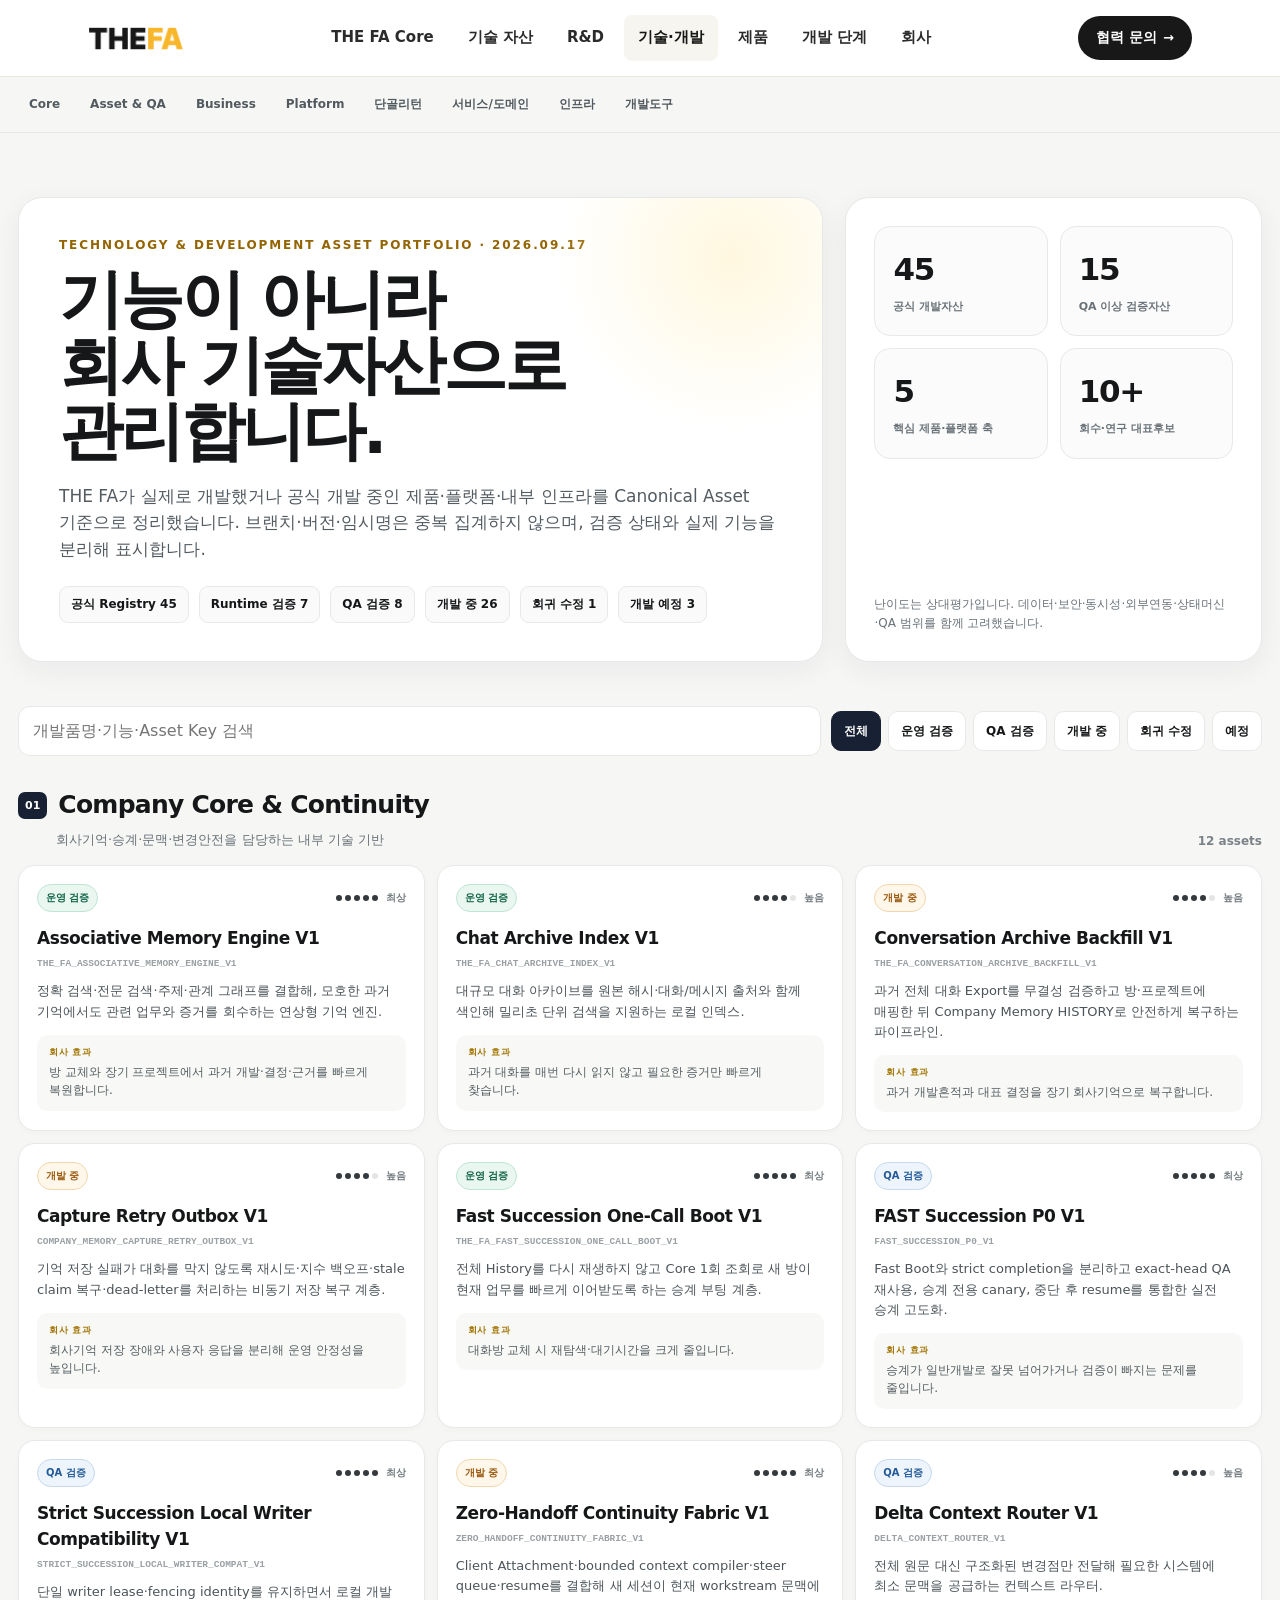
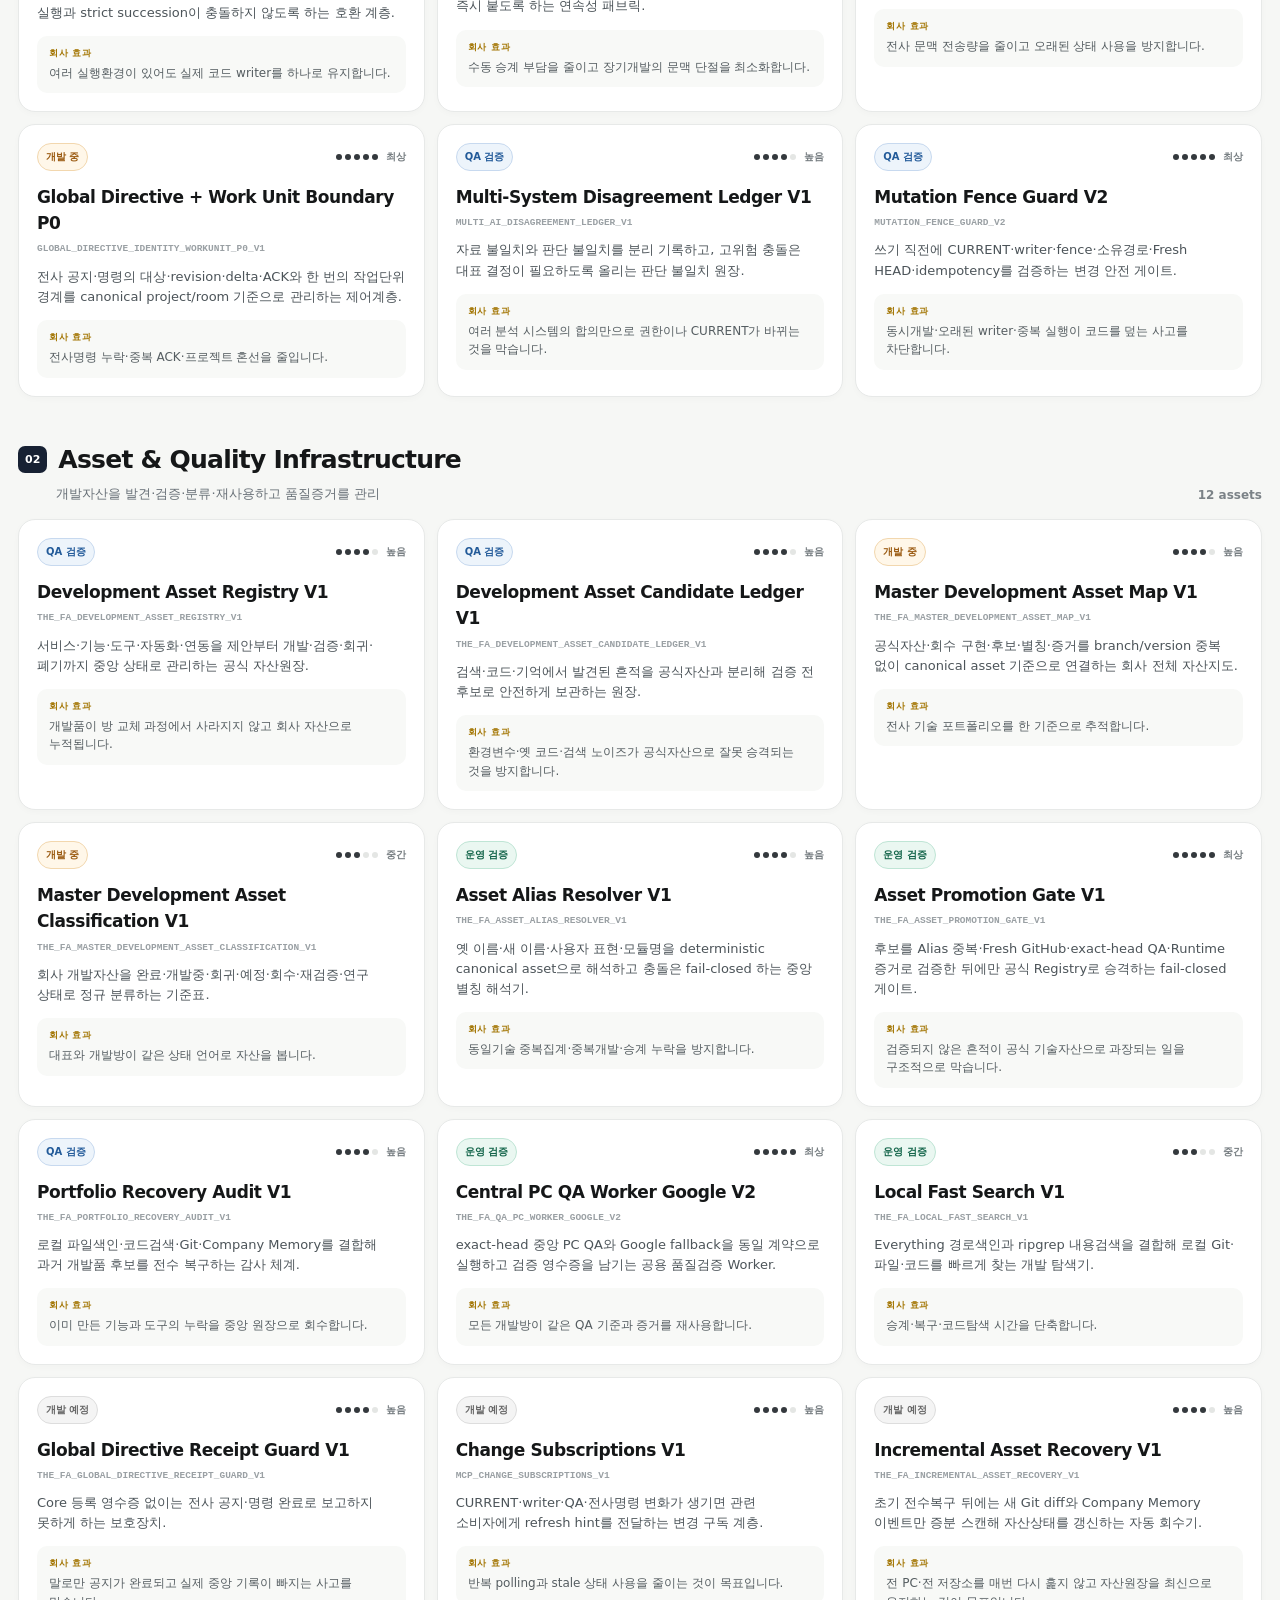
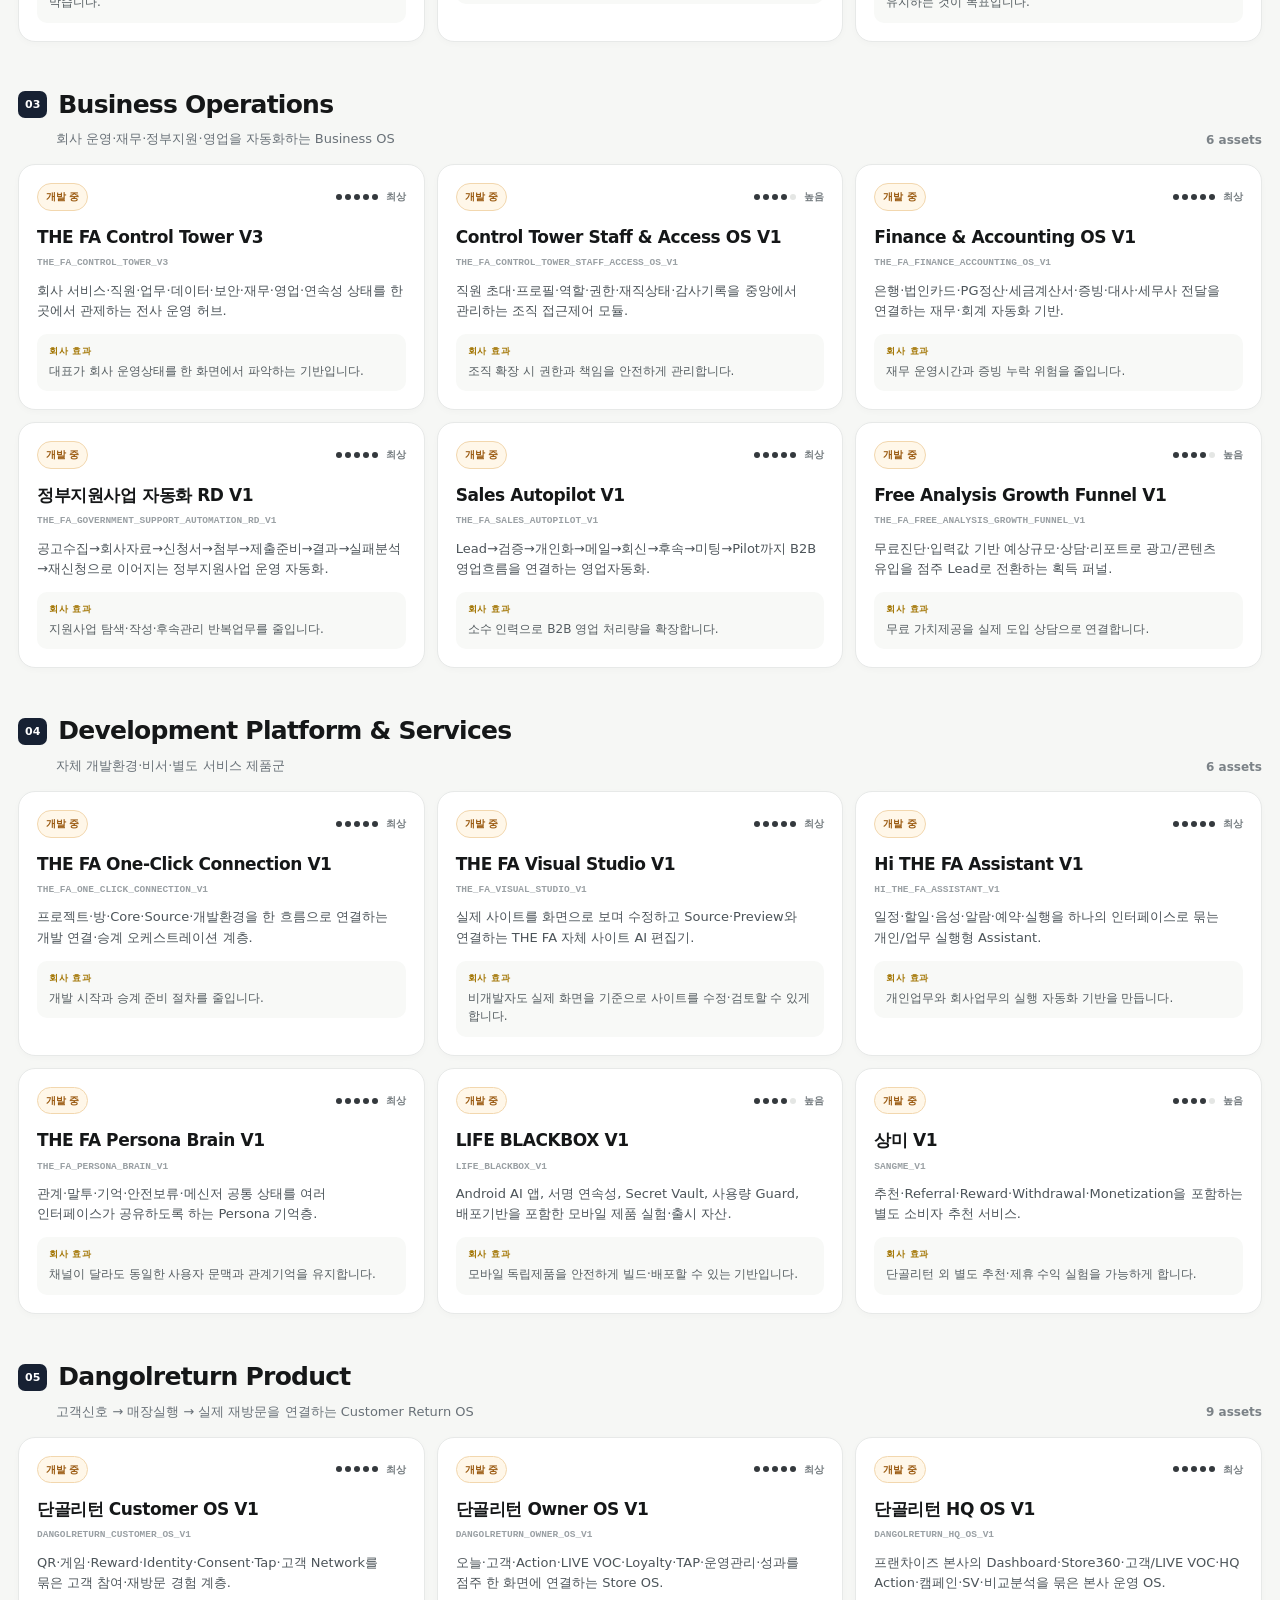
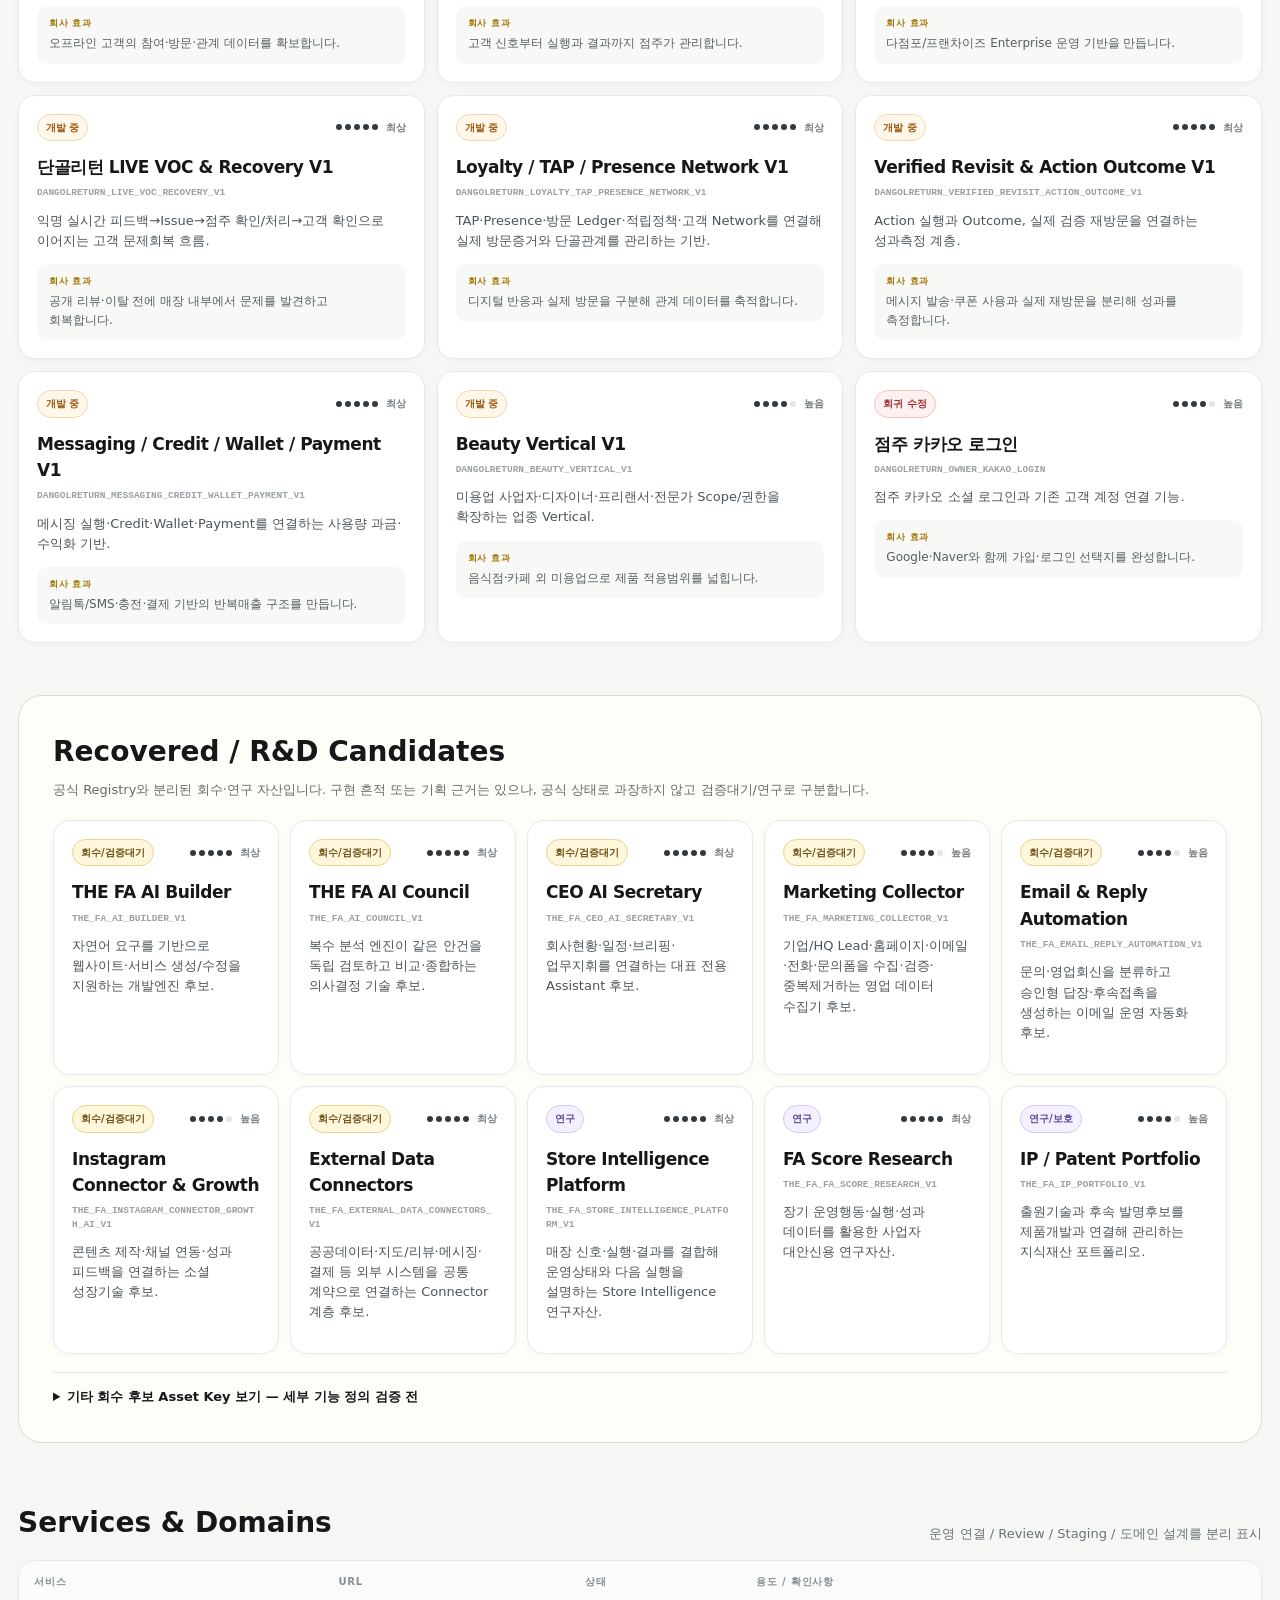
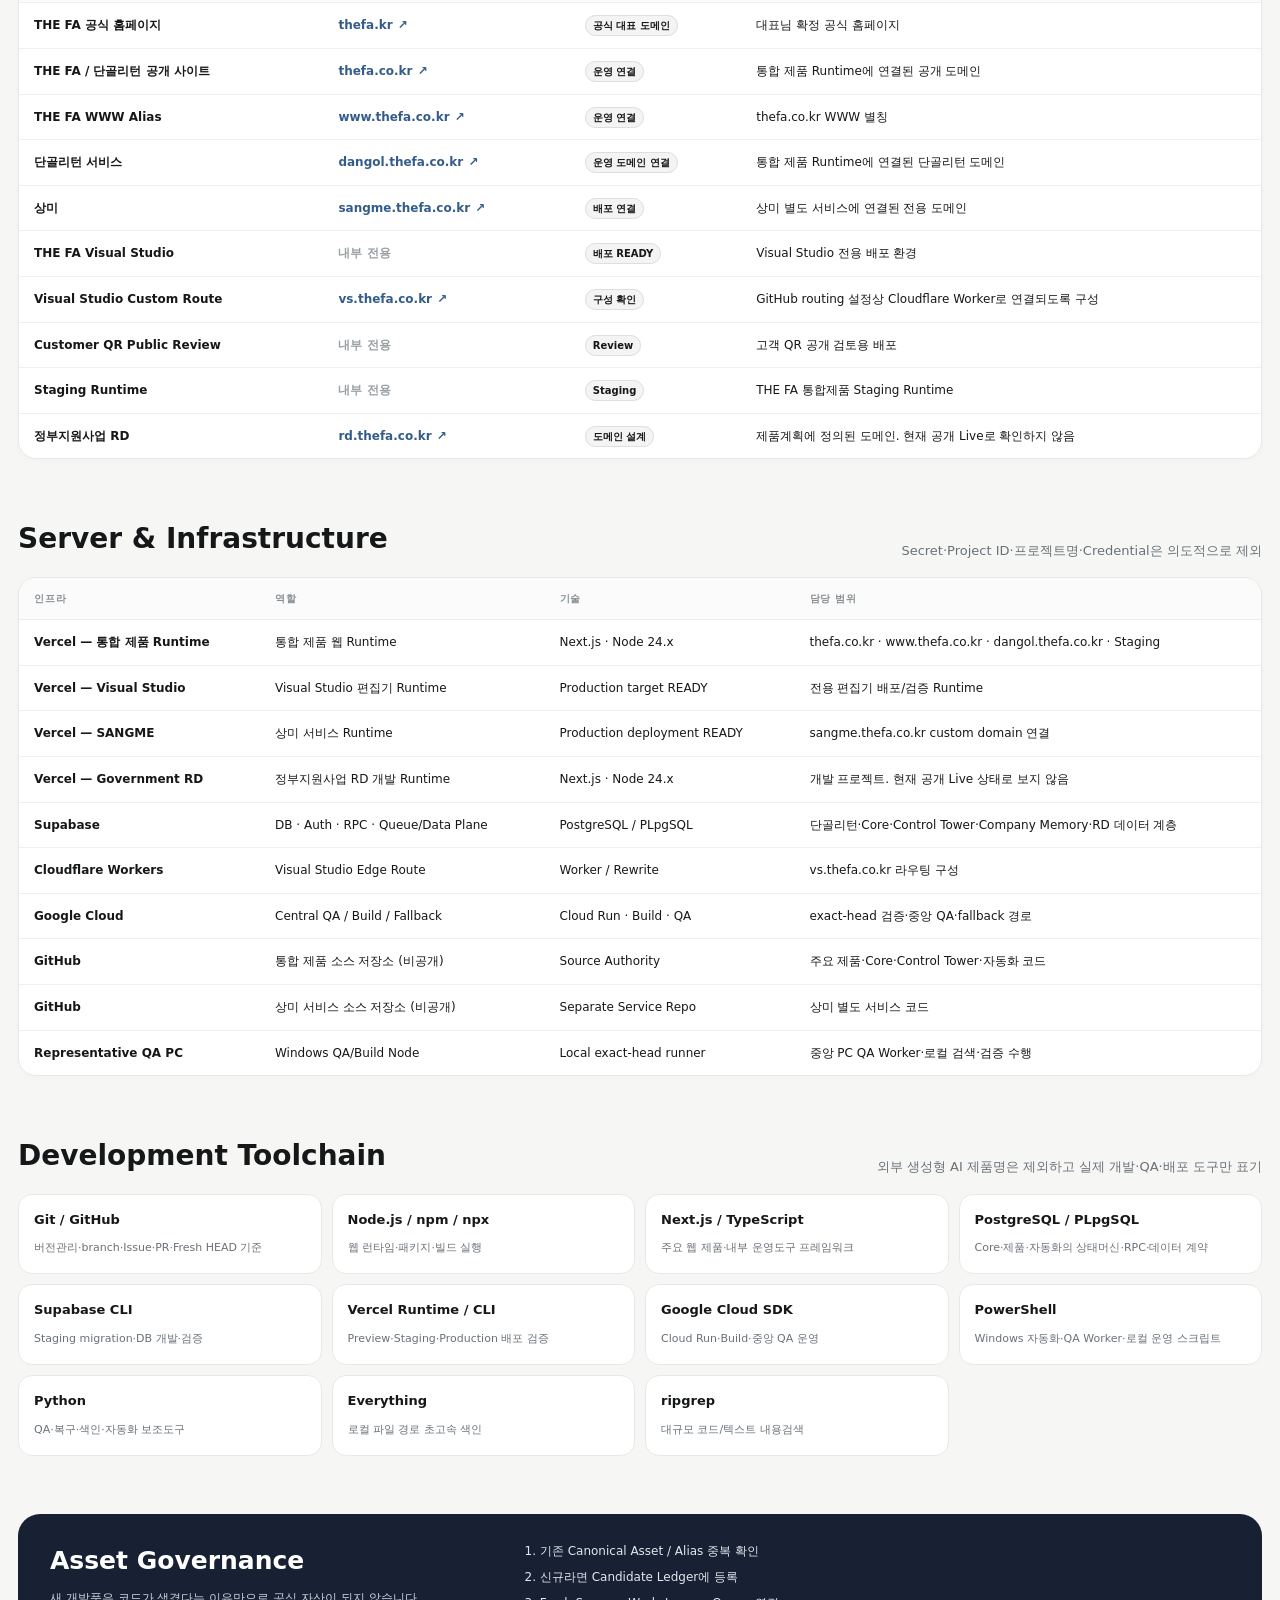
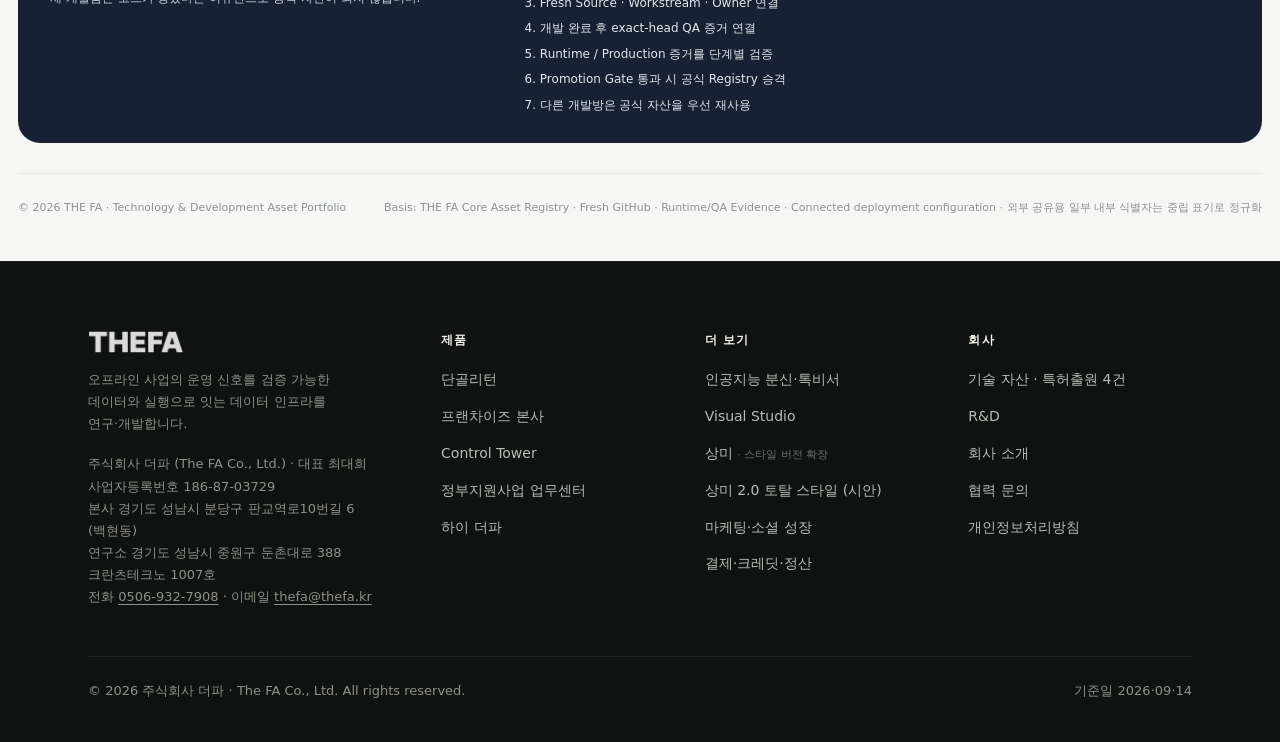
<file: technology/index.html>
<!doctype html>
<html lang="ko">
<head>
<meta charset="utf-8"/>
<meta name="viewport" content="width=device-width,initial-scale=1"/>
<meta name="robots" content="index,follow"/>
<link rel="canonical" href="https://thefa.kr/technology/"/>
<meta property="og:type" content="website"/>
<meta property="og:site_name" content="THE FA"/>
<meta property="og:locale" content="ko_KR"/>
<meta property="og:url" content="https://thefa.kr/technology/"/>
<meta property="og:image" content="https://thefa.kr/assets/brand/og-thefa.jpg"/>
<meta property="og:image:width" content="1200"/>
<meta property="og:image:height" content="630"/>
<meta name="twitter:card" content="summary_large_image"/>
<meta name="description" content="THE FA 기술·개발자산, 서비스 도메인, 인프라 및 개발도구 통합 포트폴리오"/>
<meta property="og:title" content="Technology &amp; Development Asset Portfolio — THE FA"/>
<meta property="og:description" content="THE FA 기술·개발자산, 서비스 도메인, 인프라 및 개발도구 통합 포트폴리오"/>
<title>Technology &amp; Development Asset Portfolio — THE FA</title>
<link rel="stylesheet" href="../styles.css?v=5"/>
<link rel="stylesheet" href="portfolio.css?v=1"/>
<link rel="icon" href="../favicon.ico" sizes="any"/>
<link rel="icon" type="image/png" sizes="32x32" href="../assets/approved/thefa-icon-32.png"/>
<link rel="apple-touch-icon" href="../assets/approved/thefa-icon-180.png"/>
</head>
<body>

<a class="skip" href="#main">본문 바로가기</a>
<header class="site-header" role="banner">
  <div class="wrap">
    <nav class="nav" aria-label="주 메뉴">
      <a class="brand" href="../index.html" aria-label="THE FA 홈">
        <img src="../assets/approved/thefa-logo.png" alt="THE FA" width="96"/>
      </a>
      <ul class="nav-menu">
        <li><a href="../index.html#core">THE FA Core</a></li>
        <li><a href="../index.html#patents">기술 자산</a></li>
        <li><a href="../index.html#research">R&amp;D</a></li>
        <li><a href="./" aria-current="page">기술·개발</a></li>
        <li><a href="../index.html#products">제품</a></li>
        <li><a href="../index.html#roadmap">개발 단계</a></li>
        <li><a href="../index.html#company">회사</a></li>
      </ul>
      <a class="nav-cta" href="../contact.html">협력 문의</a>
      <button class="nav-toggle" type="button" aria-expanded="false" aria-controls="nav-panel" aria-label="메뉴 열기"><span></span><span></span><span></span></button>
    </nav>
  </div>
  <div class="nav-panel" id="nav-panel" style="display:none">
    <ul>
      <li><a href="../index.html#core">THE FA Core</a></li>
      <li><a href="../index.html#patents">기술 자산</a></li>
      <li><a href="../index.html#research">R&amp;D</a></li>
      <li><a href="./" aria-current="page">기술·개발</a></li>
      <li><a href="../index.html#products">제품</a></li>
      <li><a href="../index.html#roadmap">개발 단계</a></li>
      <li><a href="../index.html#company">회사</a></li>
      <li><a href="../contact.html" data-cta>협력 문의</a></li>
    </ul>
  </div>
</header>

<main id="main" class="tech-portfolio">
<!-- 아래 영역은 technology/portfolio.json 에서 생성됩니다. 직접 수정하지 말고 JSON 수정 후 `node scripts/build-technology.mjs` 실행 -->
<!-- TECH-PORTFOLIO:START -->
<div class="tp-bar">
  <div class="tp-wrap tp-bar-in">
    <nav class="tp-nav" aria-label="기술·개발자산 목차"><a href="#sec-01">Core</a><a href="#sec-02">Asset &amp; QA</a><a href="#sec-03">Business</a><a href="#sec-04">Platform</a><a href="#sec-05">단골리턴</a><a href="#services">서비스/도메인</a><a href="#infra">인프라</a><a href="#tools">개발도구</a></nav>
  </div>
</div>

<div class="tp-wrap" id="top">
<section class="tp-hero">
  <div class="tp-hero-grid">
    <div class="tp-hero-main">
      <div class="tp-kicker">Technology &amp; Development Asset Portfolio · 2026.09.17</div>
      <h1>기능이 아니라<br/>회사 기술자산으로 관리합니다.</h1>
      <p>THE FA가 실제로 개발했거나 공식 개발 중인 제품·플랫폼·내부 인프라를 Canonical Asset 기준으로 정리했습니다. 브랜치·버전·임시명은 중복 집계하지 않으며, 검증 상태와 실제 기능을 분리해 표시합니다.</p>
      <div class="tp-hero-note"><span>공식 Registry 45</span><span>Runtime 검증 7</span><span>QA 검증 8</span><span>개발 중 26</span><span>회귀 수정 1</span><span>개발 예정 3</span></div>
    </div>
    <aside class="tp-hero-side">
      <div class="tp-metrics"><div class="tp-metric"><strong>45</strong><span>공식 개발자산</span></div><div class="tp-metric"><strong>15</strong><span>QA 이상 검증자산</span></div><div class="tp-metric"><strong>5</strong><span>핵심 제품·플랫폼 축</span></div><div class="tp-metric"><strong>10+</strong><span>회수·연구 대표후보</span></div></div>
      <div class="tp-source-note">난이도는 상대평가입니다. 데이터·보안·동시성·외부연동·상태머신·QA 범위를 함께 고려했습니다.</div>
    </aside>
  </div>
</section>

<div class="tp-toolbar">
  <input class="tp-search" id="assetSearch" type="search" placeholder="개발품명·기능·Asset Key 검색" aria-label="개발품명·기능·Asset Key 검색"/>
  <div class="tp-filters"><button type="button" class="active" aria-pressed="true" data-filter="ALL">전체</button><button type="button" aria-pressed="false" data-filter="RUNTIME_VERIFIED">운영 검증</button><button type="button" aria-pressed="false" data-filter="QA_VERIFIED">QA 검증</button><button type="button" aria-pressed="false" data-filter="IN_DEVELOPMENT">개발 중</button><button type="button" aria-pressed="false" data-filter="REGRESSION_OPEN">회귀 수정</button><button type="button" aria-pressed="false" data-filter="PROPOSED">예정</button></div>
</div>

<section class="tp-asset-section" id="sec-01" aria-labelledby="sec-01-title">
  <div class="tp-section-heading">
    <div><span class="tp-section-no">01</span><h2 id="sec-01-title">Company Core &amp; Continuity</h2></div>
    <p>회사기억·승계·문맥·변경안전을 담당하는 내부 기술 기반</p>
    <span class="tp-count">12 assets</span>
  </div>
  <div class="tp-asset-grid">
      <article class="tp-asset-card" data-status="RUNTIME_VERIFIED" data-category="Company Core &amp; Continuity" data-search="associative memory engine v1 the_fa_associative_memory_engine_v1 정확 검색·전문 검색·주제·관계 그래프를 결합해, 모호한 과거 기억에서도 관련 업무와 증거를 회수하는 연상형 기억 엔진. 방 교체와 장기 프로젝트에서 과거 개발·결정·근거를 빠르게 복원합니다.">
        <div class="tp-asset-top"><span class="tp-status runtime">운영 검증</span><span class="tp-difficulty" aria-label="난이도 최상"><i class="on"></i><i class="on"></i><i class="on"></i><i class="on"></i><i class="on"></i><b>최상</b></span></div>
        <h3>Associative Memory Engine V1</h3>
        <p class="tp-asset-key">THE_FA_ASSOCIATIVE_MEMORY_ENGINE_V1</p>
        <p class="tp-desc">정확 검색·전문 검색·주제·관계 그래프를 결합해, 모호한 과거 기억에서도 관련 업무와 증거를 회수하는 연상형 기억 엔진.</p>
        <div class="tp-effect"><span>회사 효과</span>방 교체와 장기 프로젝트에서 과거 개발·결정·근거를 빠르게 복원합니다.</div>
      </article>
      <article class="tp-asset-card" data-status="RUNTIME_VERIFIED" data-category="Company Core &amp; Continuity" data-search="chat archive index v1 the_fa_chat_archive_index_v1 대규모 대화 아카이브를 원본 해시·대화/메시지 출처와 함께 색인해 밀리초 단위 검색을 지원하는 로컬 인덱스. 과거 대화를 매번 다시 읽지 않고 필요한 증거만 빠르게 찾습니다.">
        <div class="tp-asset-top"><span class="tp-status runtime">운영 검증</span><span class="tp-difficulty" aria-label="난이도 높음"><i class="on"></i><i class="on"></i><i class="on"></i><i class="on"></i><i></i><b>높음</b></span></div>
        <h3>Chat Archive Index V1</h3>
        <p class="tp-asset-key">THE_FA_CHAT_ARCHIVE_INDEX_V1</p>
        <p class="tp-desc">대규모 대화 아카이브를 원본 해시·대화/메시지 출처와 함께 색인해 밀리초 단위 검색을 지원하는 로컬 인덱스.</p>
        <div class="tp-effect"><span>회사 효과</span>과거 대화를 매번 다시 읽지 않고 필요한 증거만 빠르게 찾습니다.</div>
      </article>
      <article class="tp-asset-card" data-status="IN_DEVELOPMENT" data-category="Company Core &amp; Continuity" data-search="conversation archive backfill v1 the_fa_conversation_archive_backfill_v1 과거 전체 대화 export를 무결성 검증하고 방·프로젝트에 매핑한 뒤 company memory history로 안전하게 복구하는 파이프라인. 과거 개발흔적과 대표 결정을 장기 회사기억으로 복구합니다.">
        <div class="tp-asset-top"><span class="tp-status dev">개발 중</span><span class="tp-difficulty" aria-label="난이도 높음"><i class="on"></i><i class="on"></i><i class="on"></i><i class="on"></i><i></i><b>높음</b></span></div>
        <h3>Conversation Archive Backfill V1</h3>
        <p class="tp-asset-key">THE_FA_CONVERSATION_ARCHIVE_BACKFILL_V1</p>
        <p class="tp-desc">과거 전체 대화 Export를 무결성 검증하고 방·프로젝트에 매핑한 뒤 Company Memory HISTORY로 안전하게 복구하는 파이프라인.</p>
        <div class="tp-effect"><span>회사 효과</span>과거 개발흔적과 대표 결정을 장기 회사기억으로 복구합니다.</div>
      </article>
      <article class="tp-asset-card" data-status="IN_DEVELOPMENT" data-category="Company Core &amp; Continuity" data-search="capture retry outbox v1 company_memory_capture_retry_outbox_v1 기억 저장 실패가 대화를 막지 않도록 재시도·지수 백오프·stale claim 복구·dead-letter를 처리하는 비동기 저장 복구 계층. 회사기억 저장 장애와 사용자 응답을 분리해 운영 안정성을 높입니다.">
        <div class="tp-asset-top"><span class="tp-status dev">개발 중</span><span class="tp-difficulty" aria-label="난이도 높음"><i class="on"></i><i class="on"></i><i class="on"></i><i class="on"></i><i></i><b>높음</b></span></div>
        <h3>Capture Retry Outbox V1</h3>
        <p class="tp-asset-key">COMPANY_MEMORY_CAPTURE_RETRY_OUTBOX_V1</p>
        <p class="tp-desc">기억 저장 실패가 대화를 막지 않도록 재시도·지수 백오프·stale claim 복구·dead-letter를 처리하는 비동기 저장 복구 계층.</p>
        <div class="tp-effect"><span>회사 효과</span>회사기억 저장 장애와 사용자 응답을 분리해 운영 안정성을 높입니다.</div>
      </article>
      <article class="tp-asset-card" data-status="RUNTIME_VERIFIED" data-category="Company Core &amp; Continuity" data-search="fast succession one-call boot v1 the_fa_fast_succession_one_call_boot_v1 전체 history를 다시 재생하지 않고 core 1회 조회로 새 방이 현재 업무를 빠르게 이어받도록 하는 승계 부팅 계층. 대화방 교체 시 재탐색·대기시간을 크게 줄입니다.">
        <div class="tp-asset-top"><span class="tp-status runtime">운영 검증</span><span class="tp-difficulty" aria-label="난이도 최상"><i class="on"></i><i class="on"></i><i class="on"></i><i class="on"></i><i class="on"></i><b>최상</b></span></div>
        <h3>Fast Succession One-Call Boot V1</h3>
        <p class="tp-asset-key">THE_FA_FAST_SUCCESSION_ONE_CALL_BOOT_V1</p>
        <p class="tp-desc">전체 History를 다시 재생하지 않고 Core 1회 조회로 새 방이 현재 업무를 빠르게 이어받도록 하는 승계 부팅 계층.</p>
        <div class="tp-effect"><span>회사 효과</span>대화방 교체 시 재탐색·대기시간을 크게 줄입니다.</div>
      </article>
      <article class="tp-asset-card" data-status="QA_VERIFIED" data-category="Company Core &amp; Continuity" data-search="fast succession p0 v1 fast_succession_p0_v1 fast boot와 strict completion을 분리하고 exact-head qa 재사용, 승계 전용 canary, 중단 후 resume를 통합한 실전 승계 고도화. 승계가 일반개발로 잘못 넘어가거나 검증이 빠지는 문제를 줄입니다.">
        <div class="tp-asset-top"><span class="tp-status qa">QA 검증</span><span class="tp-difficulty" aria-label="난이도 최상"><i class="on"></i><i class="on"></i><i class="on"></i><i class="on"></i><i class="on"></i><b>최상</b></span></div>
        <h3>FAST Succession P0 V1</h3>
        <p class="tp-asset-key">FAST_SUCCESSION_P0_V1</p>
        <p class="tp-desc">Fast Boot와 strict completion을 분리하고 exact-head QA 재사용, 승계 전용 canary, 중단 후 resume를 통합한 실전 승계 고도화.</p>
        <div class="tp-effect"><span>회사 효과</span>승계가 일반개발로 잘못 넘어가거나 검증이 빠지는 문제를 줄입니다.</div>
      </article>
      <article class="tp-asset-card" data-status="QA_VERIFIED" data-category="Company Core &amp; Continuity" data-search="strict succession local writer compatibility v1 strict_succession_local_writer_compat_v1 단일 writer lease·fencing identity를 유지하면서 로컬 개발 실행과 strict succession이 충돌하지 않도록 하는 호환 계층. 여러 실행환경이 있어도 실제 코드 writer를 하나로 유지합니다.">
        <div class="tp-asset-top"><span class="tp-status qa">QA 검증</span><span class="tp-difficulty" aria-label="난이도 최상"><i class="on"></i><i class="on"></i><i class="on"></i><i class="on"></i><i class="on"></i><b>최상</b></span></div>
        <h3>Strict Succession Local Writer Compatibility V1</h3>
        <p class="tp-asset-key">STRICT_SUCCESSION_LOCAL_WRITER_COMPAT_V1</p>
        <p class="tp-desc">단일 writer lease·fencing identity를 유지하면서 로컬 개발 실행과 strict succession이 충돌하지 않도록 하는 호환 계층.</p>
        <div class="tp-effect"><span>회사 효과</span>여러 실행환경이 있어도 실제 코드 writer를 하나로 유지합니다.</div>
      </article>
      <article class="tp-asset-card" data-status="IN_DEVELOPMENT" data-category="Company Core &amp; Continuity" data-search="zero-handoff continuity fabric v1 zero_handoff_continuity_fabric_v1 client attachment·bounded context compiler·steer queue·resume를 결합해 새 세션이 현재 workstream 문맥에 즉시 붙도록 하는 연속성 패브릭. 수동 승계 부담을 줄이고 장기개발의 문맥 단절을 최소화합니다.">
        <div class="tp-asset-top"><span class="tp-status dev">개발 중</span><span class="tp-difficulty" aria-label="난이도 최상"><i class="on"></i><i class="on"></i><i class="on"></i><i class="on"></i><i class="on"></i><b>최상</b></span></div>
        <h3>Zero-Handoff Continuity Fabric V1</h3>
        <p class="tp-asset-key">ZERO_HANDOFF_CONTINUITY_FABRIC_V1</p>
        <p class="tp-desc">Client Attachment·bounded context compiler·steer queue·resume를 결합해 새 세션이 현재 workstream 문맥에 즉시 붙도록 하는 연속성 패브릭.</p>
        <div class="tp-effect"><span>회사 효과</span>수동 승계 부담을 줄이고 장기개발의 문맥 단절을 최소화합니다.</div>
      </article>
      <article class="tp-asset-card" data-status="QA_VERIFIED" data-category="Company Core &amp; Continuity" data-search="delta context router v1 delta_context_router_v1 전체 원문 대신 구조화된 변경점만 전달해 필요한 시스템에 최소 문맥을 공급하는 컨텍스트 라우터. 전사 문맥 전송량을 줄이고 오래된 상태 사용을 방지합니다.">
        <div class="tp-asset-top"><span class="tp-status qa">QA 검증</span><span class="tp-difficulty" aria-label="난이도 높음"><i class="on"></i><i class="on"></i><i class="on"></i><i class="on"></i><i></i><b>높음</b></span></div>
        <h3>Delta Context Router V1</h3>
        <p class="tp-asset-key">DELTA_CONTEXT_ROUTER_V1</p>
        <p class="tp-desc">전체 원문 대신 구조화된 변경점만 전달해 필요한 시스템에 최소 문맥을 공급하는 컨텍스트 라우터.</p>
        <div class="tp-effect"><span>회사 효과</span>전사 문맥 전송량을 줄이고 오래된 상태 사용을 방지합니다.</div>
      </article>
      <article class="tp-asset-card" data-status="IN_DEVELOPMENT" data-category="Company Core &amp; Continuity" data-search="global directive + work unit boundary p0 global_directive_identity_workunit_p0_v1 전사 공지·명령의 대상·revision·delta·ack와 한 번의 작업단위 경계를 canonical project/room 기준으로 관리하는 제어계층. 전사명령 누락·중복 ack·프로젝트 혼선을 줄입니다.">
        <div class="tp-asset-top"><span class="tp-status dev">개발 중</span><span class="tp-difficulty" aria-label="난이도 최상"><i class="on"></i><i class="on"></i><i class="on"></i><i class="on"></i><i class="on"></i><b>최상</b></span></div>
        <h3>Global Directive + Work Unit Boundary P0</h3>
        <p class="tp-asset-key">GLOBAL_DIRECTIVE_IDENTITY_WORKUNIT_P0_V1</p>
        <p class="tp-desc">전사 공지·명령의 대상·revision·delta·ACK와 한 번의 작업단위 경계를 canonical project/room 기준으로 관리하는 제어계층.</p>
        <div class="tp-effect"><span>회사 효과</span>전사명령 누락·중복 ACK·프로젝트 혼선을 줄입니다.</div>
      </article>
      <article class="tp-asset-card" data-status="QA_VERIFIED" data-category="Company Core &amp; Continuity" data-search="multi-system disagreement ledger v1 multi_ai_disagreement_ledger_v1 자료 불일치와 판단 불일치를 분리 기록하고, 고위험 충돌은 대표 결정이 필요하도록 올리는 판단 불일치 원장. 여러 분석 시스템의 합의만으로 권한이나 current가 바뀌는 것을 막습니다.">
        <div class="tp-asset-top"><span class="tp-status qa">QA 검증</span><span class="tp-difficulty" aria-label="난이도 높음"><i class="on"></i><i class="on"></i><i class="on"></i><i class="on"></i><i></i><b>높음</b></span></div>
        <h3>Multi-System Disagreement Ledger V1</h3>
        <p class="tp-asset-key">MULTI_AI_DISAGREEMENT_LEDGER_V1</p>
        <p class="tp-desc">자료 불일치와 판단 불일치를 분리 기록하고, 고위험 충돌은 대표 결정이 필요하도록 올리는 판단 불일치 원장.</p>
        <div class="tp-effect"><span>회사 효과</span>여러 분석 시스템의 합의만으로 권한이나 CURRENT가 바뀌는 것을 막습니다.</div>
      </article>
      <article class="tp-asset-card" data-status="QA_VERIFIED" data-category="Company Core &amp; Continuity" data-search="mutation fence guard v2 mutation_fence_guard_v2 쓰기 직전에 current·writer·fence·소유경로·fresh head·idempotency를 검증하는 변경 안전 게이트. 동시개발·오래된 writer·중복 실행이 코드를 덮는 사고를 차단합니다.">
        <div class="tp-asset-top"><span class="tp-status qa">QA 검증</span><span class="tp-difficulty" aria-label="난이도 최상"><i class="on"></i><i class="on"></i><i class="on"></i><i class="on"></i><i class="on"></i><b>최상</b></span></div>
        <h3>Mutation Fence Guard V2</h3>
        <p class="tp-asset-key">MUTATION_FENCE_GUARD_V2</p>
        <p class="tp-desc">쓰기 직전에 CURRENT·writer·fence·소유경로·Fresh HEAD·idempotency를 검증하는 변경 안전 게이트.</p>
        <div class="tp-effect"><span>회사 효과</span>동시개발·오래된 writer·중복 실행이 코드를 덮는 사고를 차단합니다.</div>
      </article>
  </div>
</section>

<section class="tp-asset-section" id="sec-02" aria-labelledby="sec-02-title">
  <div class="tp-section-heading">
    <div><span class="tp-section-no">02</span><h2 id="sec-02-title">Asset &amp; Quality Infrastructure</h2></div>
    <p>개발자산을 발견·검증·분류·재사용하고 품질증거를 관리</p>
    <span class="tp-count">12 assets</span>
  </div>
  <div class="tp-asset-grid">
      <article class="tp-asset-card" data-status="QA_VERIFIED" data-category="Asset &amp; Quality Infrastructure" data-search="development asset registry v1 the_fa_development_asset_registry_v1 서비스·기능·도구·자동화·연동을 제안부터 개발·검증·회귀·폐기까지 중앙 상태로 관리하는 공식 자산원장. 개발품이 방 교체 과정에서 사라지지 않고 회사 자산으로 누적됩니다.">
        <div class="tp-asset-top"><span class="tp-status qa">QA 검증</span><span class="tp-difficulty" aria-label="난이도 높음"><i class="on"></i><i class="on"></i><i class="on"></i><i class="on"></i><i></i><b>높음</b></span></div>
        <h3>Development Asset Registry V1</h3>
        <p class="tp-asset-key">THE_FA_DEVELOPMENT_ASSET_REGISTRY_V1</p>
        <p class="tp-desc">서비스·기능·도구·자동화·연동을 제안부터 개발·검증·회귀·폐기까지 중앙 상태로 관리하는 공식 자산원장.</p>
        <div class="tp-effect"><span>회사 효과</span>개발품이 방 교체 과정에서 사라지지 않고 회사 자산으로 누적됩니다.</div>
      </article>
      <article class="tp-asset-card" data-status="QA_VERIFIED" data-category="Asset &amp; Quality Infrastructure" data-search="development asset candidate ledger v1 the_fa_development_asset_candidate_ledger_v1 검색·코드·기억에서 발견된 흔적을 공식자산과 분리해 검증 전 후보로 안전하게 보관하는 원장. 환경변수·옛 코드·검색 노이즈가 공식자산으로 잘못 승격되는 것을 방지합니다.">
        <div class="tp-asset-top"><span class="tp-status qa">QA 검증</span><span class="tp-difficulty" aria-label="난이도 높음"><i class="on"></i><i class="on"></i><i class="on"></i><i class="on"></i><i></i><b>높음</b></span></div>
        <h3>Development Asset Candidate Ledger V1</h3>
        <p class="tp-asset-key">THE_FA_DEVELOPMENT_ASSET_CANDIDATE_LEDGER_V1</p>
        <p class="tp-desc">검색·코드·기억에서 발견된 흔적을 공식자산과 분리해 검증 전 후보로 안전하게 보관하는 원장.</p>
        <div class="tp-effect"><span>회사 효과</span>환경변수·옛 코드·검색 노이즈가 공식자산으로 잘못 승격되는 것을 방지합니다.</div>
      </article>
      <article class="tp-asset-card" data-status="IN_DEVELOPMENT" data-category="Asset &amp; Quality Infrastructure" data-search="master development asset map v1 the_fa_master_development_asset_map_v1 공식자산·회수 구현·후보·별칭·증거를 branch/version 중복 없이 canonical asset 기준으로 연결하는 회사 전체 자산지도. 전사 기술 포트폴리오를 한 기준으로 추적합니다.">
        <div class="tp-asset-top"><span class="tp-status dev">개발 중</span><span class="tp-difficulty" aria-label="난이도 높음"><i class="on"></i><i class="on"></i><i class="on"></i><i class="on"></i><i></i><b>높음</b></span></div>
        <h3>Master Development Asset Map V1</h3>
        <p class="tp-asset-key">THE_FA_MASTER_DEVELOPMENT_ASSET_MAP_V1</p>
        <p class="tp-desc">공식자산·회수 구현·후보·별칭·증거를 branch/version 중복 없이 canonical asset 기준으로 연결하는 회사 전체 자산지도.</p>
        <div class="tp-effect"><span>회사 효과</span>전사 기술 포트폴리오를 한 기준으로 추적합니다.</div>
      </article>
      <article class="tp-asset-card" data-status="IN_DEVELOPMENT" data-category="Asset &amp; Quality Infrastructure" data-search="master development asset classification v1 the_fa_master_development_asset_classification_v1 회사 개발자산을 완료·개발중·회귀·예정·회수·재검증·연구 상태로 정규 분류하는 기준표. 대표와 개발방이 같은 상태 언어로 자산을 봅니다.">
        <div class="tp-asset-top"><span class="tp-status dev">개발 중</span><span class="tp-difficulty" aria-label="난이도 중간"><i class="on"></i><i class="on"></i><i class="on"></i><i></i><i></i><b>중간</b></span></div>
        <h3>Master Development Asset Classification V1</h3>
        <p class="tp-asset-key">THE_FA_MASTER_DEVELOPMENT_ASSET_CLASSIFICATION_V1</p>
        <p class="tp-desc">회사 개발자산을 완료·개발중·회귀·예정·회수·재검증·연구 상태로 정규 분류하는 기준표.</p>
        <div class="tp-effect"><span>회사 효과</span>대표와 개발방이 같은 상태 언어로 자산을 봅니다.</div>
      </article>
      <article class="tp-asset-card" data-status="RUNTIME_VERIFIED" data-category="Asset &amp; Quality Infrastructure" data-search="asset alias resolver v1 the_fa_asset_alias_resolver_v1 옛 이름·새 이름·사용자 표현·모듈명을 deterministic canonical asset으로 해석하고 충돌은 fail-closed 하는 중앙 별칭 해석기. 동일기술 중복집계·중복개발·승계 누락을 방지합니다.">
        <div class="tp-asset-top"><span class="tp-status runtime">운영 검증</span><span class="tp-difficulty" aria-label="난이도 높음"><i class="on"></i><i class="on"></i><i class="on"></i><i class="on"></i><i></i><b>높음</b></span></div>
        <h3>Asset Alias Resolver V1</h3>
        <p class="tp-asset-key">THE_FA_ASSET_ALIAS_RESOLVER_V1</p>
        <p class="tp-desc">옛 이름·새 이름·사용자 표현·모듈명을 deterministic canonical asset으로 해석하고 충돌은 fail-closed 하는 중앙 별칭 해석기.</p>
        <div class="tp-effect"><span>회사 효과</span>동일기술 중복집계·중복개발·승계 누락을 방지합니다.</div>
      </article>
      <article class="tp-asset-card" data-status="RUNTIME_VERIFIED" data-category="Asset &amp; Quality Infrastructure" data-search="asset promotion gate v1 the_fa_asset_promotion_gate_v1 후보를 alias 중복·fresh github·exact-head qa·runtime 증거로 검증한 뒤에만 공식 registry로 승격하는 fail-closed 게이트. 검증되지 않은 흔적이 공식 기술자산으로 과장되는 일을 구조적으로 막습니다.">
        <div class="tp-asset-top"><span class="tp-status runtime">운영 검증</span><span class="tp-difficulty" aria-label="난이도 최상"><i class="on"></i><i class="on"></i><i class="on"></i><i class="on"></i><i class="on"></i><b>최상</b></span></div>
        <h3>Asset Promotion Gate V1</h3>
        <p class="tp-asset-key">THE_FA_ASSET_PROMOTION_GATE_V1</p>
        <p class="tp-desc">후보를 Alias 중복·Fresh GitHub·exact-head QA·Runtime 증거로 검증한 뒤에만 공식 Registry로 승격하는 fail-closed 게이트.</p>
        <div class="tp-effect"><span>회사 효과</span>검증되지 않은 흔적이 공식 기술자산으로 과장되는 일을 구조적으로 막습니다.</div>
      </article>
      <article class="tp-asset-card" data-status="QA_VERIFIED" data-category="Asset &amp; Quality Infrastructure" data-search="portfolio recovery audit v1 the_fa_portfolio_recovery_audit_v1 로컬 파일색인·코드검색·git·company memory를 결합해 과거 개발품 후보를 전수 복구하는 감사 체계. 이미 만든 기능과 도구의 누락을 중앙 원장으로 회수합니다.">
        <div class="tp-asset-top"><span class="tp-status qa">QA 검증</span><span class="tp-difficulty" aria-label="난이도 높음"><i class="on"></i><i class="on"></i><i class="on"></i><i class="on"></i><i></i><b>높음</b></span></div>
        <h3>Portfolio Recovery Audit V1</h3>
        <p class="tp-asset-key">THE_FA_PORTFOLIO_RECOVERY_AUDIT_V1</p>
        <p class="tp-desc">로컬 파일색인·코드검색·Git·Company Memory를 결합해 과거 개발품 후보를 전수 복구하는 감사 체계.</p>
        <div class="tp-effect"><span>회사 효과</span>이미 만든 기능과 도구의 누락을 중앙 원장으로 회수합니다.</div>
      </article>
      <article class="tp-asset-card" data-status="RUNTIME_VERIFIED" data-category="Asset &amp; Quality Infrastructure" data-search="central pc qa worker google v2 the_fa_qa_pc_worker_google_v2 exact-head 중앙 pc qa와 google fallback을 동일 계약으로 실행하고 검증 영수증을 남기는 공용 품질검증 worker. 모든 개발방이 같은 qa 기준과 증거를 재사용합니다.">
        <div class="tp-asset-top"><span class="tp-status runtime">운영 검증</span><span class="tp-difficulty" aria-label="난이도 최상"><i class="on"></i><i class="on"></i><i class="on"></i><i class="on"></i><i class="on"></i><b>최상</b></span></div>
        <h3>Central PC QA Worker Google V2</h3>
        <p class="tp-asset-key">THE_FA_QA_PC_WORKER_GOOGLE_V2</p>
        <p class="tp-desc">exact-head 중앙 PC QA와 Google fallback을 동일 계약으로 실행하고 검증 영수증을 남기는 공용 품질검증 Worker.</p>
        <div class="tp-effect"><span>회사 효과</span>모든 개발방이 같은 QA 기준과 증거를 재사용합니다.</div>
      </article>
      <article class="tp-asset-card" data-status="RUNTIME_VERIFIED" data-category="Asset &amp; Quality Infrastructure" data-search="local fast search v1 the_fa_local_fast_search_v1 everything 경로색인과 ripgrep 내용검색을 결합해 로컬 git·파일·코드를 빠르게 찾는 개발 탐색기. 승계·복구·코드탐색 시간을 단축합니다.">
        <div class="tp-asset-top"><span class="tp-status runtime">운영 검증</span><span class="tp-difficulty" aria-label="난이도 중간"><i class="on"></i><i class="on"></i><i class="on"></i><i></i><i></i><b>중간</b></span></div>
        <h3>Local Fast Search V1</h3>
        <p class="tp-asset-key">THE_FA_LOCAL_FAST_SEARCH_V1</p>
        <p class="tp-desc">Everything 경로색인과 ripgrep 내용검색을 결합해 로컬 Git·파일·코드를 빠르게 찾는 개발 탐색기.</p>
        <div class="tp-effect"><span>회사 효과</span>승계·복구·코드탐색 시간을 단축합니다.</div>
      </article>
      <article class="tp-asset-card" data-status="PROPOSED" data-category="Asset &amp; Quality Infrastructure" data-search="global directive receipt guard v1 the_fa_global_directive_receipt_guard_v1 core 등록 영수증 없이는 전사 공지·명령 완료로 보고하지 못하게 하는 보호장치. 말로만 공지가 완료되고 실제 중앙 기록이 빠지는 사고를 막습니다.">
        <div class="tp-asset-top"><span class="tp-status prop">개발 예정</span><span class="tp-difficulty" aria-label="난이도 높음"><i class="on"></i><i class="on"></i><i class="on"></i><i class="on"></i><i></i><b>높음</b></span></div>
        <h3>Global Directive Receipt Guard V1</h3>
        <p class="tp-asset-key">THE_FA_GLOBAL_DIRECTIVE_RECEIPT_GUARD_V1</p>
        <p class="tp-desc">Core 등록 영수증 없이는 전사 공지·명령 완료로 보고하지 못하게 하는 보호장치.</p>
        <div class="tp-effect"><span>회사 효과</span>말로만 공지가 완료되고 실제 중앙 기록이 빠지는 사고를 막습니다.</div>
      </article>
      <article class="tp-asset-card" data-status="PROPOSED" data-category="Asset &amp; Quality Infrastructure" data-search="change subscriptions v1 mcp_change_subscriptions_v1 current·writer·qa·전사명령 변화가 생기면 관련 소비자에게 refresh hint를 전달하는 변경 구독 계층. 반복 polling과 stale 상태 사용을 줄이는 것이 목표입니다.">
        <div class="tp-asset-top"><span class="tp-status prop">개발 예정</span><span class="tp-difficulty" aria-label="난이도 높음"><i class="on"></i><i class="on"></i><i class="on"></i><i class="on"></i><i></i><b>높음</b></span></div>
        <h3>Change Subscriptions V1</h3>
        <p class="tp-asset-key">MCP_CHANGE_SUBSCRIPTIONS_V1</p>
        <p class="tp-desc">CURRENT·writer·QA·전사명령 변화가 생기면 관련 소비자에게 refresh hint를 전달하는 변경 구독 계층.</p>
        <div class="tp-effect"><span>회사 효과</span>반복 polling과 stale 상태 사용을 줄이는 것이 목표입니다.</div>
      </article>
      <article class="tp-asset-card" data-status="PROPOSED" data-category="Asset &amp; Quality Infrastructure" data-search="incremental asset recovery v1 the_fa_incremental_asset_recovery_v1 초기 전수복구 뒤에는 새 git diff와 company memory 이벤트만 증분 스캔해 자산상태를 갱신하는 자동 회수기. 전 pc·전 저장소를 매번 다시 훑지 않고 자산원장을 최신으로 유지하는 것이 목표입니다.">
        <div class="tp-asset-top"><span class="tp-status prop">개발 예정</span><span class="tp-difficulty" aria-label="난이도 높음"><i class="on"></i><i class="on"></i><i class="on"></i><i class="on"></i><i></i><b>높음</b></span></div>
        <h3>Incremental Asset Recovery V1</h3>
        <p class="tp-asset-key">THE_FA_INCREMENTAL_ASSET_RECOVERY_V1</p>
        <p class="tp-desc">초기 전수복구 뒤에는 새 Git diff와 Company Memory 이벤트만 증분 스캔해 자산상태를 갱신하는 자동 회수기.</p>
        <div class="tp-effect"><span>회사 효과</span>전 PC·전 저장소를 매번 다시 훑지 않고 자산원장을 최신으로 유지하는 것이 목표입니다.</div>
      </article>
  </div>
</section>

<section class="tp-asset-section" id="sec-03" aria-labelledby="sec-03-title">
  <div class="tp-section-heading">
    <div><span class="tp-section-no">03</span><h2 id="sec-03-title">Business Operations</h2></div>
    <p>회사 운영·재무·정부지원·영업을 자동화하는 Business OS</p>
    <span class="tp-count">6 assets</span>
  </div>
  <div class="tp-asset-grid">
      <article class="tp-asset-card" data-status="IN_DEVELOPMENT" data-category="Business Operations" data-search="the fa control tower v3 the_fa_control_tower_v3 회사 서비스·직원·업무·데이터·보안·재무·영업·연속성 상태를 한 곳에서 관제하는 전사 운영 허브. 대표가 회사 운영상태를 한 화면에서 파악하는 기반입니다.">
        <div class="tp-asset-top"><span class="tp-status dev">개발 중</span><span class="tp-difficulty" aria-label="난이도 최상"><i class="on"></i><i class="on"></i><i class="on"></i><i class="on"></i><i class="on"></i><b>최상</b></span></div>
        <h3>THE FA Control Tower V3</h3>
        <p class="tp-asset-key">THE_FA_CONTROL_TOWER_V3</p>
        <p class="tp-desc">회사 서비스·직원·업무·데이터·보안·재무·영업·연속성 상태를 한 곳에서 관제하는 전사 운영 허브.</p>
        <div class="tp-effect"><span>회사 효과</span>대표가 회사 운영상태를 한 화면에서 파악하는 기반입니다.</div>
      </article>
      <article class="tp-asset-card" data-status="IN_DEVELOPMENT" data-category="Business Operations" data-search="control tower staff &amp; access os v1 the_fa_control_tower_staff_access_os_v1 직원 초대·프로필·역할·권한·재직상태·감사기록을 중앙에서 관리하는 조직 접근제어 모듈. 조직 확장 시 권한과 책임을 안전하게 관리합니다.">
        <div class="tp-asset-top"><span class="tp-status dev">개발 중</span><span class="tp-difficulty" aria-label="난이도 높음"><i class="on"></i><i class="on"></i><i class="on"></i><i class="on"></i><i></i><b>높음</b></span></div>
        <h3>Control Tower Staff &amp; Access OS V1</h3>
        <p class="tp-asset-key">THE_FA_CONTROL_TOWER_STAFF_ACCESS_OS_V1</p>
        <p class="tp-desc">직원 초대·프로필·역할·권한·재직상태·감사기록을 중앙에서 관리하는 조직 접근제어 모듈.</p>
        <div class="tp-effect"><span>회사 효과</span>조직 확장 시 권한과 책임을 안전하게 관리합니다.</div>
      </article>
      <article class="tp-asset-card" data-status="IN_DEVELOPMENT" data-category="Business Operations" data-search="finance &amp; accounting os v1 the_fa_finance_accounting_os_v1 은행·법인카드·pg정산·세금계산서·증빙·대사·세무사 전달을 연결하는 재무·회계 자동화 기반. 재무 운영시간과 증빙 누락 위험을 줄입니다.">
        <div class="tp-asset-top"><span class="tp-status dev">개발 중</span><span class="tp-difficulty" aria-label="난이도 최상"><i class="on"></i><i class="on"></i><i class="on"></i><i class="on"></i><i class="on"></i><b>최상</b></span></div>
        <h3>Finance &amp; Accounting OS V1</h3>
        <p class="tp-asset-key">THE_FA_FINANCE_ACCOUNTING_OS_V1</p>
        <p class="tp-desc">은행·법인카드·PG정산·세금계산서·증빙·대사·세무사 전달을 연결하는 재무·회계 자동화 기반.</p>
        <div class="tp-effect"><span>회사 효과</span>재무 운영시간과 증빙 누락 위험을 줄입니다.</div>
      </article>
      <article class="tp-asset-card" data-status="IN_DEVELOPMENT" data-category="Business Operations" data-search="정부지원사업 자동화 rd v1 the_fa_government_support_automation_rd_v1 공고수집→회사자료→신청서→첨부→제출준비→결과→실패분석→재신청으로 이어지는 정부지원사업 운영 자동화. 지원사업 탐색·작성·후속관리 반복업무를 줄입니다.">
        <div class="tp-asset-top"><span class="tp-status dev">개발 중</span><span class="tp-difficulty" aria-label="난이도 최상"><i class="on"></i><i class="on"></i><i class="on"></i><i class="on"></i><i class="on"></i><b>최상</b></span></div>
        <h3>정부지원사업 자동화 RD V1</h3>
        <p class="tp-asset-key">THE_FA_GOVERNMENT_SUPPORT_AUTOMATION_RD_V1</p>
        <p class="tp-desc">공고수집→회사자료→신청서→첨부→제출준비→결과→실패분석→재신청으로 이어지는 정부지원사업 운영 자동화.</p>
        <div class="tp-effect"><span>회사 효과</span>지원사업 탐색·작성·후속관리 반복업무를 줄입니다.</div>
      </article>
      <article class="tp-asset-card" data-status="IN_DEVELOPMENT" data-category="Business Operations" data-search="sales autopilot v1 the_fa_sales_autopilot_v1 lead→검증→개인화→메일→회신→후속→미팅→pilot까지 b2b 영업흐름을 연결하는 영업자동화. 소수 인력으로 b2b 영업 처리량을 확장합니다.">
        <div class="tp-asset-top"><span class="tp-status dev">개발 중</span><span class="tp-difficulty" aria-label="난이도 최상"><i class="on"></i><i class="on"></i><i class="on"></i><i class="on"></i><i class="on"></i><b>최상</b></span></div>
        <h3>Sales Autopilot V1</h3>
        <p class="tp-asset-key">THE_FA_SALES_AUTOPILOT_V1</p>
        <p class="tp-desc">Lead→검증→개인화→메일→회신→후속→미팅→Pilot까지 B2B 영업흐름을 연결하는 영업자동화.</p>
        <div class="tp-effect"><span>회사 효과</span>소수 인력으로 B2B 영업 처리량을 확장합니다.</div>
      </article>
      <article class="tp-asset-card" data-status="IN_DEVELOPMENT" data-category="Business Operations" data-search="free analysis growth funnel v1 the_fa_free_analysis_growth_funnel_v1 무료진단·입력값 기반 예상규모·상담·리포트로 광고/콘텐츠 유입을 점주 lead로 전환하는 획득 퍼널. 무료 가치제공을 실제 도입 상담으로 연결합니다.">
        <div class="tp-asset-top"><span class="tp-status dev">개발 중</span><span class="tp-difficulty" aria-label="난이도 높음"><i class="on"></i><i class="on"></i><i class="on"></i><i class="on"></i><i></i><b>높음</b></span></div>
        <h3>Free Analysis Growth Funnel V1</h3>
        <p class="tp-asset-key">THE_FA_FREE_ANALYSIS_GROWTH_FUNNEL_V1</p>
        <p class="tp-desc">무료진단·입력값 기반 예상규모·상담·리포트로 광고/콘텐츠 유입을 점주 Lead로 전환하는 획득 퍼널.</p>
        <div class="tp-effect"><span>회사 효과</span>무료 가치제공을 실제 도입 상담으로 연결합니다.</div>
      </article>
  </div>
</section>

<section class="tp-asset-section" id="sec-04" aria-labelledby="sec-04-title">
  <div class="tp-section-heading">
    <div><span class="tp-section-no">04</span><h2 id="sec-04-title">Development Platform &amp; Services</h2></div>
    <p>자체 개발환경·비서·별도 서비스 제품군</p>
    <span class="tp-count">6 assets</span>
  </div>
  <div class="tp-asset-grid">
      <article class="tp-asset-card" data-status="IN_DEVELOPMENT" data-category="Development Platform &amp; Services" data-search="the fa one-click connection v1 the_fa_one_click_connection_v1 프로젝트·방·core·source·개발환경을 한 흐름으로 연결하는 개발 연결·승계 오케스트레이션 계층. 개발 시작과 승계 준비 절차를 줄입니다.">
        <div class="tp-asset-top"><span class="tp-status dev">개발 중</span><span class="tp-difficulty" aria-label="난이도 최상"><i class="on"></i><i class="on"></i><i class="on"></i><i class="on"></i><i class="on"></i><b>최상</b></span></div>
        <h3>THE FA One-Click Connection V1</h3>
        <p class="tp-asset-key">THE_FA_ONE_CLICK_CONNECTION_V1</p>
        <p class="tp-desc">프로젝트·방·Core·Source·개발환경을 한 흐름으로 연결하는 개발 연결·승계 오케스트레이션 계층.</p>
        <div class="tp-effect"><span>회사 효과</span>개발 시작과 승계 준비 절차를 줄입니다.</div>
      </article>
      <article class="tp-asset-card" data-status="IN_DEVELOPMENT" data-category="Development Platform &amp; Services" data-search="the fa visual studio v1 the_fa_visual_studio_v1 실제 사이트를 화면으로 보며 수정하고 source·preview와 연결하는 the fa 자체 사이트 ai 편집기. 비개발자도 실제 화면을 기준으로 사이트를 수정·검토할 수 있게 합니다.">
        <div class="tp-asset-top"><span class="tp-status dev">개발 중</span><span class="tp-difficulty" aria-label="난이도 최상"><i class="on"></i><i class="on"></i><i class="on"></i><i class="on"></i><i class="on"></i><b>최상</b></span></div>
        <h3>THE FA Visual Studio V1</h3>
        <p class="tp-asset-key">THE_FA_VISUAL_STUDIO_V1</p>
        <p class="tp-desc">실제 사이트를 화면으로 보며 수정하고 Source·Preview와 연결하는 THE FA 자체 사이트 AI 편집기.</p>
        <div class="tp-effect"><span>회사 효과</span>비개발자도 실제 화면을 기준으로 사이트를 수정·검토할 수 있게 합니다.</div>
      </article>
      <article class="tp-asset-card" data-status="IN_DEVELOPMENT" data-category="Development Platform &amp; Services" data-search="hi the fa assistant v1 hi_the_fa_assistant_v1 일정·할일·음성·알람·예약·실행을 하나의 인터페이스로 묶는 개인/업무 실행형 assistant. 개인업무와 회사업무의 실행 자동화 기반을 만듭니다.">
        <div class="tp-asset-top"><span class="tp-status dev">개발 중</span><span class="tp-difficulty" aria-label="난이도 최상"><i class="on"></i><i class="on"></i><i class="on"></i><i class="on"></i><i class="on"></i><b>최상</b></span></div>
        <h3>Hi THE FA Assistant V1</h3>
        <p class="tp-asset-key">HI_THE_FA_ASSISTANT_V1</p>
        <p class="tp-desc">일정·할일·음성·알람·예약·실행을 하나의 인터페이스로 묶는 개인/업무 실행형 Assistant.</p>
        <div class="tp-effect"><span>회사 효과</span>개인업무와 회사업무의 실행 자동화 기반을 만듭니다.</div>
      </article>
      <article class="tp-asset-card" data-status="IN_DEVELOPMENT" data-category="Development Platform &amp; Services" data-search="the fa persona brain v1 the_fa_persona_brain_v1 관계·말투·기억·안전보류·메신저 공통 상태를 여러 인터페이스가 공유하도록 하는 persona 기억층. 채널이 달라도 동일한 사용자 문맥과 관계기억을 유지합니다.">
        <div class="tp-asset-top"><span class="tp-status dev">개발 중</span><span class="tp-difficulty" aria-label="난이도 최상"><i class="on"></i><i class="on"></i><i class="on"></i><i class="on"></i><i class="on"></i><b>최상</b></span></div>
        <h3>THE FA Persona Brain V1</h3>
        <p class="tp-asset-key">THE_FA_PERSONA_BRAIN_V1</p>
        <p class="tp-desc">관계·말투·기억·안전보류·메신저 공통 상태를 여러 인터페이스가 공유하도록 하는 Persona 기억층.</p>
        <div class="tp-effect"><span>회사 효과</span>채널이 달라도 동일한 사용자 문맥과 관계기억을 유지합니다.</div>
      </article>
      <article class="tp-asset-card" data-status="IN_DEVELOPMENT" data-category="Development Platform &amp; Services" data-search="life blackbox v1 life_blackbox_v1 android ai 앱, 서명 연속성, secret vault, 사용량 guard, 배포기반을 포함한 모바일 제품 실험·출시 자산. 모바일 독립제품을 안전하게 빌드·배포할 수 있는 기반입니다.">
        <div class="tp-asset-top"><span class="tp-status dev">개발 중</span><span class="tp-difficulty" aria-label="난이도 높음"><i class="on"></i><i class="on"></i><i class="on"></i><i class="on"></i><i></i><b>높음</b></span></div>
        <h3>LIFE BLACKBOX V1</h3>
        <p class="tp-asset-key">LIFE_BLACKBOX_V1</p>
        <p class="tp-desc">Android AI 앱, 서명 연속성, Secret Vault, 사용량 Guard, 배포기반을 포함한 모바일 제품 실험·출시 자산.</p>
        <div class="tp-effect"><span>회사 효과</span>모바일 독립제품을 안전하게 빌드·배포할 수 있는 기반입니다.</div>
      </article>
      <article class="tp-asset-card" data-status="IN_DEVELOPMENT" data-category="Development Platform &amp; Services" data-search="상미 v1 sangme_v1 추천·referral·reward·withdrawal·monetization을 포함하는 별도 소비자 추천 서비스. 단골리턴 외 별도 추천·제휴 수익 실험을 가능하게 합니다.">
        <div class="tp-asset-top"><span class="tp-status dev">개발 중</span><span class="tp-difficulty" aria-label="난이도 높음"><i class="on"></i><i class="on"></i><i class="on"></i><i class="on"></i><i></i><b>높음</b></span></div>
        <h3>상미 V1</h3>
        <p class="tp-asset-key">SANGME_V1</p>
        <p class="tp-desc">추천·Referral·Reward·Withdrawal·Monetization을 포함하는 별도 소비자 추천 서비스.</p>
        <div class="tp-effect"><span>회사 효과</span>단골리턴 외 별도 추천·제휴 수익 실험을 가능하게 합니다.</div>
      </article>
  </div>
</section>

<section class="tp-asset-section" id="sec-05" aria-labelledby="sec-05-title">
  <div class="tp-section-heading">
    <div><span class="tp-section-no">05</span><h2 id="sec-05-title">Dangolreturn Product</h2></div>
    <p>고객신호 → 매장실행 → 실제 재방문을 연결하는 Customer Return OS</p>
    <span class="tp-count">9 assets</span>
  </div>
  <div class="tp-asset-grid">
      <article class="tp-asset-card" data-status="IN_DEVELOPMENT" data-category="Dangolreturn Product" data-search="단골리턴 customer os v1 dangolreturn_customer_os_v1 qr·게임·reward·identity·consent·tap·고객 network를 묶은 고객 참여·재방문 경험 계층. 오프라인 고객의 참여·방문·관계 데이터를 확보합니다.">
        <div class="tp-asset-top"><span class="tp-status dev">개발 중</span><span class="tp-difficulty" aria-label="난이도 최상"><i class="on"></i><i class="on"></i><i class="on"></i><i class="on"></i><i class="on"></i><b>최상</b></span></div>
        <h3>단골리턴 Customer OS V1</h3>
        <p class="tp-asset-key">DANGOLRETURN_CUSTOMER_OS_V1</p>
        <p class="tp-desc">QR·게임·Reward·Identity·Consent·Tap·고객 Network를 묶은 고객 참여·재방문 경험 계층.</p>
        <div class="tp-effect"><span>회사 효과</span>오프라인 고객의 참여·방문·관계 데이터를 확보합니다.</div>
      </article>
      <article class="tp-asset-card" data-status="IN_DEVELOPMENT" data-category="Dangolreturn Product" data-search="단골리턴 owner os v1 dangolreturn_owner_os_v1 오늘·고객·action·live voc·loyalty·tap·운영관리·성과를 점주 한 화면에 연결하는 store os. 고객 신호부터 실행과 결과까지 점주가 관리합니다.">
        <div class="tp-asset-top"><span class="tp-status dev">개발 중</span><span class="tp-difficulty" aria-label="난이도 최상"><i class="on"></i><i class="on"></i><i class="on"></i><i class="on"></i><i class="on"></i><b>최상</b></span></div>
        <h3>단골리턴 Owner OS V1</h3>
        <p class="tp-asset-key">DANGOLRETURN_OWNER_OS_V1</p>
        <p class="tp-desc">오늘·고객·Action·LIVE VOC·Loyalty·TAP·운영관리·성과를 점주 한 화면에 연결하는 Store OS.</p>
        <div class="tp-effect"><span>회사 효과</span>고객 신호부터 실행과 결과까지 점주가 관리합니다.</div>
      </article>
      <article class="tp-asset-card" data-status="IN_DEVELOPMENT" data-category="Dangolreturn Product" data-search="단골리턴 hq os v1 dangolreturn_hq_os_v1 프랜차이즈 본사의 dashboard·store360·고객/live voc·hq action·캠페인·sv·비교분석을 묶은 본사 운영 os. 다점포/프랜차이즈 enterprise 운영 기반을 만듭니다.">
        <div class="tp-asset-top"><span class="tp-status dev">개발 중</span><span class="tp-difficulty" aria-label="난이도 최상"><i class="on"></i><i class="on"></i><i class="on"></i><i class="on"></i><i class="on"></i><b>최상</b></span></div>
        <h3>단골리턴 HQ OS V1</h3>
        <p class="tp-asset-key">DANGOLRETURN_HQ_OS_V1</p>
        <p class="tp-desc">프랜차이즈 본사의 Dashboard·Store360·고객/LIVE VOC·HQ Action·캠페인·SV·비교분석을 묶은 본사 운영 OS.</p>
        <div class="tp-effect"><span>회사 효과</span>다점포/프랜차이즈 Enterprise 운영 기반을 만듭니다.</div>
      </article>
      <article class="tp-asset-card" data-status="IN_DEVELOPMENT" data-category="Dangolreturn Product" data-search="단골리턴 live voc &amp; recovery v1 dangolreturn_live_voc_recovery_v1 익명 실시간 피드백→issue→점주 확인/처리→고객 확인으로 이어지는 고객 문제회복 흐름. 공개 리뷰·이탈 전에 매장 내부에서 문제를 발견하고 회복합니다.">
        <div class="tp-asset-top"><span class="tp-status dev">개발 중</span><span class="tp-difficulty" aria-label="난이도 최상"><i class="on"></i><i class="on"></i><i class="on"></i><i class="on"></i><i class="on"></i><b>최상</b></span></div>
        <h3>단골리턴 LIVE VOC &amp; Recovery V1</h3>
        <p class="tp-asset-key">DANGOLRETURN_LIVE_VOC_RECOVERY_V1</p>
        <p class="tp-desc">익명 실시간 피드백→Issue→점주 확인/처리→고객 확인으로 이어지는 고객 문제회복 흐름.</p>
        <div class="tp-effect"><span>회사 효과</span>공개 리뷰·이탈 전에 매장 내부에서 문제를 발견하고 회복합니다.</div>
      </article>
      <article class="tp-asset-card" data-status="IN_DEVELOPMENT" data-category="Dangolreturn Product" data-search="loyalty / tap / presence network v1 dangolreturn_loyalty_tap_presence_network_v1 tap·presence·방문 ledger·적립정책·고객 network를 연결해 실제 방문증거와 단골관계를 관리하는 기반. 디지털 반응과 실제 방문을 구분해 관계 데이터를 축적합니다.">
        <div class="tp-asset-top"><span class="tp-status dev">개발 중</span><span class="tp-difficulty" aria-label="난이도 최상"><i class="on"></i><i class="on"></i><i class="on"></i><i class="on"></i><i class="on"></i><b>최상</b></span></div>
        <h3>Loyalty / TAP / Presence Network V1</h3>
        <p class="tp-asset-key">DANGOLRETURN_LOYALTY_TAP_PRESENCE_NETWORK_V1</p>
        <p class="tp-desc">TAP·Presence·방문 Ledger·적립정책·고객 Network를 연결해 실제 방문증거와 단골관계를 관리하는 기반.</p>
        <div class="tp-effect"><span>회사 효과</span>디지털 반응과 실제 방문을 구분해 관계 데이터를 축적합니다.</div>
      </article>
      <article class="tp-asset-card" data-status="IN_DEVELOPMENT" data-category="Dangolreturn Product" data-search="verified revisit &amp; action outcome v1 dangolreturn_verified_revisit_action_outcome_v1 action 실행과 outcome, 실제 검증 재방문을 연결하는 성과측정 계층. 메시지 발송·쿠폰 사용과 실제 재방문을 분리해 성과를 측정합니다.">
        <div class="tp-asset-top"><span class="tp-status dev">개발 중</span><span class="tp-difficulty" aria-label="난이도 최상"><i class="on"></i><i class="on"></i><i class="on"></i><i class="on"></i><i class="on"></i><b>최상</b></span></div>
        <h3>Verified Revisit &amp; Action Outcome V1</h3>
        <p class="tp-asset-key">DANGOLRETURN_VERIFIED_REVISIT_ACTION_OUTCOME_V1</p>
        <p class="tp-desc">Action 실행과 Outcome, 실제 검증 재방문을 연결하는 성과측정 계층.</p>
        <div class="tp-effect"><span>회사 효과</span>메시지 발송·쿠폰 사용과 실제 재방문을 분리해 성과를 측정합니다.</div>
      </article>
      <article class="tp-asset-card" data-status="IN_DEVELOPMENT" data-category="Dangolreturn Product" data-search="messaging / credit / wallet / payment v1 dangolreturn_messaging_credit_wallet_payment_v1 메시징 실행·credit·wallet·payment를 연결하는 사용량 과금·수익화 기반. 알림톡/sms·충전·결제 기반의 반복매출 구조를 만듭니다.">
        <div class="tp-asset-top"><span class="tp-status dev">개발 중</span><span class="tp-difficulty" aria-label="난이도 최상"><i class="on"></i><i class="on"></i><i class="on"></i><i class="on"></i><i class="on"></i><b>최상</b></span></div>
        <h3>Messaging / Credit / Wallet / Payment V1</h3>
        <p class="tp-asset-key">DANGOLRETURN_MESSAGING_CREDIT_WALLET_PAYMENT_V1</p>
        <p class="tp-desc">메시징 실행·Credit·Wallet·Payment를 연결하는 사용량 과금·수익화 기반.</p>
        <div class="tp-effect"><span>회사 효과</span>알림톡/SMS·충전·결제 기반의 반복매출 구조를 만듭니다.</div>
      </article>
      <article class="tp-asset-card" data-status="IN_DEVELOPMENT" data-category="Dangolreturn Product" data-search="beauty vertical v1 dangolreturn_beauty_vertical_v1 미용업 사업자·디자이너·프리랜서·전문가 scope/권한을 확장하는 업종 vertical. 음식점·카페 외 미용업으로 제품 적용범위를 넓힙니다.">
        <div class="tp-asset-top"><span class="tp-status dev">개발 중</span><span class="tp-difficulty" aria-label="난이도 높음"><i class="on"></i><i class="on"></i><i class="on"></i><i class="on"></i><i></i><b>높음</b></span></div>
        <h3>Beauty Vertical V1</h3>
        <p class="tp-asset-key">DANGOLRETURN_BEAUTY_VERTICAL_V1</p>
        <p class="tp-desc">미용업 사업자·디자이너·프리랜서·전문가 Scope/권한을 확장하는 업종 Vertical.</p>
        <div class="tp-effect"><span>회사 효과</span>음식점·카페 외 미용업으로 제품 적용범위를 넓힙니다.</div>
      </article>
      <article class="tp-asset-card" data-status="REGRESSION_OPEN" data-category="Dangolreturn Product" data-search="점주 카카오 로그인 dangolreturn_owner_kakao_login 점주 카카오 소셜 로그인과 기존 고객 계정 연결 기능. google·naver와 함께 가입·로그인 선택지를 완성합니다.">
        <div class="tp-asset-top"><span class="tp-status reg">회귀 수정</span><span class="tp-difficulty" aria-label="난이도 높음"><i class="on"></i><i class="on"></i><i class="on"></i><i class="on"></i><i></i><b>높음</b></span></div>
        <h3>점주 카카오 로그인</h3>
        <p class="tp-asset-key">DANGOLRETURN_OWNER_KAKAO_LOGIN</p>
        <p class="tp-desc">점주 카카오 소셜 로그인과 기존 고객 계정 연결 기능.</p>
        <div class="tp-effect"><span>회사 효과</span>Google·Naver와 함께 가입·로그인 선택지를 완성합니다.</div>
      </article>
  </div>
</section>

<section class="tp-candidate-zone" aria-labelledby="tp-candidates-title">
  <h2 id="tp-candidates-title">Recovered / R&amp;D Candidates</h2>
  <p class="tp-lead">공식 Registry와 분리된 회수·연구 자산입니다. 구현 흔적 또는 기획 근거는 있으나, 공식 상태로 과장하지 않고 검증대기/연구로 구분합니다.</p>
  <div class="tp-candidate-grid">
      <article class="tp-candidate-card">
        <div class="tp-asset-top"><span class="tp-status recovered">회수/검증대기</span><span class="tp-difficulty" aria-label="난이도 최상"><i class="on"></i><i class="on"></i><i class="on"></i><i class="on"></i><i class="on"></i><b>최상</b></span></div>
        <h3>THE FA AI Builder</h3>
        <p class="tp-asset-key">THE_FA_AI_BUILDER_V1</p>
        <p class="tp-desc">자연어 요구를 기반으로 웹사이트·서비스 생성/수정을 지원하는 개발엔진 후보.</p>
      </article>
      <article class="tp-candidate-card">
        <div class="tp-asset-top"><span class="tp-status recovered">회수/검증대기</span><span class="tp-difficulty" aria-label="난이도 최상"><i class="on"></i><i class="on"></i><i class="on"></i><i class="on"></i><i class="on"></i><b>최상</b></span></div>
        <h3>THE FA AI Council</h3>
        <p class="tp-asset-key">THE_FA_AI_COUNCIL_V1</p>
        <p class="tp-desc">복수 분석 엔진이 같은 안건을 독립 검토하고 비교·종합하는 의사결정 기술 후보.</p>
      </article>
      <article class="tp-candidate-card">
        <div class="tp-asset-top"><span class="tp-status recovered">회수/검증대기</span><span class="tp-difficulty" aria-label="난이도 최상"><i class="on"></i><i class="on"></i><i class="on"></i><i class="on"></i><i class="on"></i><b>최상</b></span></div>
        <h3>CEO AI Secretary</h3>
        <p class="tp-asset-key">THE_FA_CEO_AI_SECRETARY_V1</p>
        <p class="tp-desc">회사현황·일정·브리핑·업무지휘를 연결하는 대표 전용 Assistant 후보.</p>
      </article>
      <article class="tp-candidate-card">
        <div class="tp-asset-top"><span class="tp-status recovered">회수/검증대기</span><span class="tp-difficulty" aria-label="난이도 높음"><i class="on"></i><i class="on"></i><i class="on"></i><i class="on"></i><i></i><b>높음</b></span></div>
        <h3>Marketing Collector</h3>
        <p class="tp-asset-key">THE_FA_MARKETING_COLLECTOR_V1</p>
        <p class="tp-desc">기업/HQ Lead·홈페이지·이메일·전화·문의폼을 수집·검증·중복제거하는 영업 데이터 수집기 후보.</p>
      </article>
      <article class="tp-candidate-card">
        <div class="tp-asset-top"><span class="tp-status recovered">회수/검증대기</span><span class="tp-difficulty" aria-label="난이도 높음"><i class="on"></i><i class="on"></i><i class="on"></i><i class="on"></i><i></i><b>높음</b></span></div>
        <h3>Email &amp; Reply Automation</h3>
        <p class="tp-asset-key">THE_FA_EMAIL_REPLY_AUTOMATION_V1</p>
        <p class="tp-desc">문의·영업회신을 분류하고 승인형 답장·후속접촉을 생성하는 이메일 운영 자동화 후보.</p>
      </article>
      <article class="tp-candidate-card">
        <div class="tp-asset-top"><span class="tp-status recovered">회수/검증대기</span><span class="tp-difficulty" aria-label="난이도 높음"><i class="on"></i><i class="on"></i><i class="on"></i><i class="on"></i><i></i><b>높음</b></span></div>
        <h3>Instagram Connector &amp; Growth</h3>
        <p class="tp-asset-key">THE_FA_INSTAGRAM_CONNECTOR_GROWTH_AI_V1</p>
        <p class="tp-desc">콘텐츠 제작·채널 연동·성과 피드백을 연결하는 소셜 성장기술 후보.</p>
      </article>
      <article class="tp-candidate-card">
        <div class="tp-asset-top"><span class="tp-status recovered">회수/검증대기</span><span class="tp-difficulty" aria-label="난이도 최상"><i class="on"></i><i class="on"></i><i class="on"></i><i class="on"></i><i class="on"></i><b>최상</b></span></div>
        <h3>External Data Connectors</h3>
        <p class="tp-asset-key">THE_FA_EXTERNAL_DATA_CONNECTORS_V1</p>
        <p class="tp-desc">공공데이터·지도/리뷰·메시징·결제 등 외부 시스템을 공통 계약으로 연결하는 Connector 계층 후보.</p>
      </article>
      <article class="tp-candidate-card">
        <div class="tp-asset-top"><span class="tp-status research">연구</span><span class="tp-difficulty" aria-label="난이도 최상"><i class="on"></i><i class="on"></i><i class="on"></i><i class="on"></i><i class="on"></i><b>최상</b></span></div>
        <h3>Store Intelligence Platform</h3>
        <p class="tp-asset-key">THE_FA_STORE_INTELLIGENCE_PLATFORM_V1</p>
        <p class="tp-desc">매장 신호·실행·결과를 결합해 운영상태와 다음 실행을 설명하는 Store Intelligence 연구자산.</p>
      </article>
      <article class="tp-candidate-card">
        <div class="tp-asset-top"><span class="tp-status research">연구</span><span class="tp-difficulty" aria-label="난이도 최상"><i class="on"></i><i class="on"></i><i class="on"></i><i class="on"></i><i class="on"></i><b>최상</b></span></div>
        <h3>FA Score Research</h3>
        <p class="tp-asset-key">THE_FA_FA_SCORE_RESEARCH_V1</p>
        <p class="tp-desc">장기 운영행동·실행·성과 데이터를 활용한 사업자 대안신용 연구자산.</p>
      </article>
      <article class="tp-candidate-card">
        <div class="tp-asset-top"><span class="tp-status research">연구/보호</span><span class="tp-difficulty" aria-label="난이도 높음"><i class="on"></i><i class="on"></i><i class="on"></i><i class="on"></i><i></i><b>높음</b></span></div>
        <h3>IP / Patent Portfolio</h3>
        <p class="tp-asset-key">THE_FA_IP_PORTFOLIO_V1</p>
        <p class="tp-desc">출원기술과 후속 발명후보를 제품개발과 연결해 관리하는 지식재산 포트폴리오.</p>
      </article>
  </div>
  <details>
    <summary>기타 회수 후보 Asset Key 보기 — 세부 기능 정의 검증 전</summary>
    <div class="tp-candidate-tags"><span>THE_FA_AI_GENERATION_METADATA_V1</span><span>THE_FA_CANONICAL_BRAND_ASSET_REGISTRY_CURRENT</span><span>THE_FA_CEO_CORE_FAST_RESUME_DELTA_V1</span><span>THE_FA_CEO_DECISION_LEDGER_CURRENT</span><span>THE_FA_CUSTOMER_KAKAO_ENROLLMENT_V1</span><span>THE_FA_CUSTOMER_KAKAO_LINK_V1</span><span>THE_FA_CUSTOMER_KAKAO_RECOVERY_V1</span><span>THE_FA_CUSTOMER_QR_V1</span><span>THE_FA_EVIDENCE_SEMANTICS_V1</span><span>THE_FA_FREE_ANALYSIS_PHONE_V1</span><span>THE_FA_GUARDED_ACTION_BROKER_V1</span><span>THE_FA_HQ_PREVIEW_OUT</span><span>THE_FA_MANUAL_FRANCHISE_HQ_APPROVAL</span><span>THE_FA_QA_OWNER_AUTH</span><span>THE_FA_REPRESENTATIVE_DECISION_AND_CANONICAL_ASSET_LEDGER_CURRENT</span><span>THE_FA_TAP_V2</span><span>THE_FA_UNIVERSAL_AI_CONTEXT_V1</span><span>THE_FA_UNIVERSAL_AUTHORITATIVE_SOURCE_ROUTER</span><span>THE_FA_WORKFLOW_METADATA_V1</span></div>
  </details>
</section>

<section class="tp-info-section" id="services" aria-labelledby="services-title">
  <div class="tp-info-head"><h2 id="services-title">Services &amp; Domains</h2><p>운영 연결 / Review / Staging / 도메인 설계를 분리 표시</p></div>
  <div class="tp-table-wrap">
    <table>
      <thead><tr><th>서비스</th><th>URL</th><th>상태</th><th>용도 / 확인사항</th></tr></thead>
      <tbody>
        <tr><td><strong>THE FA 공식 홈페이지</strong></td><td><a href="https://thefa.kr" target="_blank" rel="noopener">thefa.kr<span>↗</span></a></td><td><span class="tp-domain-status">공식 대표 도메인</span></td><td>대표님 확정 공식 홈페이지</td></tr>
        <tr><td><strong>THE FA / 단골리턴 공개 사이트</strong></td><td><a href="https://thefa.co.kr" target="_blank" rel="noopener">thefa.co.kr<span>↗</span></a></td><td><span class="tp-domain-status">운영 연결</span></td><td>통합 제품 Runtime에 연결된 공개 도메인</td></tr>
        <tr><td><strong>THE FA WWW Alias</strong></td><td><a href="https://www.thefa.co.kr" target="_blank" rel="noopener">www.thefa.co.kr<span>↗</span></a></td><td><span class="tp-domain-status">운영 연결</span></td><td>thefa.co.kr WWW 별칭</td></tr>
        <tr><td><strong>단골리턴 서비스</strong></td><td><a href="https://dangol.thefa.co.kr" target="_blank" rel="noopener">dangol.thefa.co.kr<span>↗</span></a></td><td><span class="tp-domain-status">운영 도메인 연결</span></td><td>통합 제품 Runtime에 연결된 단골리턴 도메인</td></tr>
        <tr><td><strong>상미</strong></td><td><a href="https://sangme.thefa.co.kr" target="_blank" rel="noopener">sangme.thefa.co.kr<span>↗</span></a></td><td><span class="tp-domain-status">배포 연결</span></td><td>상미 별도 서비스에 연결된 전용 도메인</td></tr>
        <tr><td><strong>THE FA Visual Studio</strong></td><td><span class="tp-private">내부 전용</span></td><td><span class="tp-domain-status">배포 READY</span></td><td>Visual Studio 전용 배포 환경</td></tr>
        <tr><td><strong>Visual Studio Custom Route</strong></td><td><a href="https://vs.thefa.co.kr" target="_blank" rel="noopener">vs.thefa.co.kr<span>↗</span></a></td><td><span class="tp-domain-status">구성 확인</span></td><td>GitHub routing 설정상 Cloudflare Worker로 연결되도록 구성</td></tr>
        <tr><td><strong>Customer QR Public Review</strong></td><td><span class="tp-private">내부 전용</span></td><td><span class="tp-domain-status">Review</span></td><td>고객 QR 공개 검토용 배포</td></tr>
        <tr><td><strong>Staging Runtime</strong></td><td><span class="tp-private">내부 전용</span></td><td><span class="tp-domain-status">Staging</span></td><td>THE FA 통합제품 Staging Runtime</td></tr>
        <tr><td><strong>정부지원사업 RD</strong></td><td><a href="https://rd.thefa.co.kr" target="_blank" rel="noopener">rd.thefa.co.kr<span>↗</span></a></td><td><span class="tp-domain-status">도메인 설계</span></td><td>제품계획에 정의된 도메인. 현재 공개 Live로 확인하지 않음</td></tr>
      </tbody>
    </table>
  </div>
</section>

<section class="tp-info-section" id="infra" aria-labelledby="infra-title">
  <div class="tp-info-head"><h2 id="infra-title">Server &amp; Infrastructure</h2><p>Secret·Project ID·프로젝트명·Credential은 의도적으로 제외</p></div>
  <div class="tp-table-wrap">
    <table>
      <thead><tr><th>인프라</th><th>역할</th><th>기술</th><th>담당 범위</th></tr></thead>
      <tbody>
        <tr><td><strong>Vercel — 통합 제품 Runtime</strong></td><td>통합 제품 웹 Runtime</td><td>Next.js · Node 24.x</td><td>thefa.co.kr · www.thefa.co.kr · dangol.thefa.co.kr · Staging</td></tr>
        <tr><td><strong>Vercel — Visual Studio</strong></td><td>Visual Studio 편집기 Runtime</td><td>Production target READY</td><td>전용 편집기 배포/검증 Runtime</td></tr>
        <tr><td><strong>Vercel — SANGME</strong></td><td>상미 서비스 Runtime</td><td>Production deployment READY</td><td>sangme.thefa.co.kr custom domain 연결</td></tr>
        <tr><td><strong>Vercel — Government RD</strong></td><td>정부지원사업 RD 개발 Runtime</td><td>Next.js · Node 24.x</td><td>개발 프로젝트. 현재 공개 Live 상태로 보지 않음</td></tr>
        <tr><td><strong>Supabase</strong></td><td>DB · Auth · RPC · Queue/Data Plane</td><td>PostgreSQL / PLpgSQL</td><td>단골리턴·Core·Control Tower·Company Memory·RD 데이터 계층</td></tr>
        <tr><td><strong>Cloudflare Workers</strong></td><td>Visual Studio Edge Route</td><td>Worker / Rewrite</td><td>vs.thefa.co.kr 라우팅 구성</td></tr>
        <tr><td><strong>Google Cloud</strong></td><td>Central QA / Build / Fallback</td><td>Cloud Run · Build · QA</td><td>exact-head 검증·중앙 QA·fallback 경로</td></tr>
        <tr><td><strong>GitHub</strong></td><td>통합 제품 소스 저장소 (비공개)</td><td>Source Authority</td><td>주요 제품·Core·Control Tower·자동화 코드</td></tr>
        <tr><td><strong>GitHub</strong></td><td>상미 서비스 소스 저장소 (비공개)</td><td>Separate Service Repo</td><td>상미 별도 서비스 코드</td></tr>
        <tr><td><strong>Representative QA PC</strong></td><td>Windows QA/Build Node</td><td>Local exact-head runner</td><td>중앙 PC QA Worker·로컬 검색·검증 수행</td></tr>
      </tbody>
    </table>
  </div>
</section>

<section class="tp-info-section" id="tools" aria-labelledby="tools-title">
  <div class="tp-info-head"><h2 id="tools-title">Development Toolchain</h2><p>외부 생성형 AI 제품명은 제외하고 실제 개발·QA·배포 도구만 표기</p></div>
  <div class="tp-tool-grid"><div class="tp-tool-card"><strong>Git / GitHub</strong><span>버전관리·branch·Issue·PR·Fresh HEAD 기준</span></div><div class="tp-tool-card"><strong>Node.js / npm / npx</strong><span>웹 런타임·패키지·빌드 실행</span></div><div class="tp-tool-card"><strong>Next.js / TypeScript</strong><span>주요 웹 제품·내부 운영도구 프레임워크</span></div><div class="tp-tool-card"><strong>PostgreSQL / PLpgSQL</strong><span>Core·제품·자동화의 상태머신·RPC·데이터 계약</span></div><div class="tp-tool-card"><strong>Supabase CLI</strong><span>Staging migration·DB 개발·검증</span></div><div class="tp-tool-card"><strong>Vercel Runtime / CLI</strong><span>Preview·Staging·Production 배포 검증</span></div><div class="tp-tool-card"><strong>Google Cloud SDK</strong><span>Cloud Run·Build·중앙 QA 운영</span></div><div class="tp-tool-card"><strong>PowerShell</strong><span>Windows 자동화·QA Worker·로컬 운영 스크립트</span></div><div class="tp-tool-card"><strong>Python</strong><span>QA·복구·색인·자동화 보조도구</span></div><div class="tp-tool-card"><strong>Everything</strong><span>로컬 파일 경로 초고속 색인</span></div><div class="tp-tool-card"><strong>ripgrep</strong><span>대규모 코드/텍스트 내용검색</span></div></div>
</section>

<section class="tp-method" aria-labelledby="tp-governance-title">
  <div>
    <h2 id="tp-governance-title">Asset Governance</h2>
    <p>새 개발품은 코드가 생겼다는 이유만으로 공식 자산이 되지 않습니다.</p>
  </div>
  <ol><li>기존 Canonical Asset / Alias 중복 확인</li><li>신규라면 Candidate Ledger에 등록</li><li>Fresh Source · Workstream · Owner 연결</li><li>개발 완료 후 exact-head QA 증거 연결</li><li>Runtime / Production 증거를 단계별 검증</li><li>Promotion Gate 통과 시 공식 Registry 승격</li><li>다른 개발방은 공식 자산을 우선 재사용</li></ol>
</section>

<div class="tp-footer">
  <div class="tp-footer-row"><span>© 2026 THE FA · Technology &amp; Development Asset Portfolio</span><span>Basis: THE FA Core Asset Registry · Fresh GitHub · Runtime/QA Evidence · Connected deployment configuration · 외부 공유용 일부 내부 식별자는 중립 표기로 정규화</span></div>
</div>
</div>
<!-- TECH-PORTFOLIO:END -->
</main>

<footer class="site-footer" role="contentinfo">
  <div class="wrap">
    <div class="footer-grid">
      <div class="footer-brand">
        <img src="../assets/approved/thefa-logo.png" alt="THE FA"/>
        <p>오프라인 사업의 운영 신호를 검증 가능한 데이터와 실행으로 잇는 데이터 인프라를 연구·개발합니다.</p>
        <address style="margin-top:18px;font-style:normal;font-size:13px;color:#8f9188;line-height:1.7">
          주식회사 더파 (The FA Co., Ltd.) · 대표 최대희<br/>
          사업자등록번호 186-87-03729<br/>
          본사 경기도 성남시 분당구 판교역로10번길 6 (백현동)<br/>
          연구소 경기도 성남시 중원구 둔촌대로 388 크란츠테크노 1007호<br/>
          전화 <a href="tel:0506-932-7908" style="color:inherit">0506-932-7908</a> ·
          이메일 <a href="mailto:thefa@thefa.kr" style="color:inherit;text-decoration:underline">thefa@thefa.kr</a>
        </address>
      </div>
      <div class="footer-col">
        <h4>제품</h4>
        <ul>
          <li><a href="../products/dangolreturn.html">단골리턴</a></li>
          <li><a href="../products/franchise-hq.html">프랜차이즈 본사</a></li>
          <li><a href="../products/control-tower.html">Control Tower</a></li>
          <li><a href="../products/gov-workspace.html">정부지원사업 업무센터</a></li>
          <li><a href="../products/hi-the-fa.html">하이 더파</a></li>
        </ul>
      </div>
      <div class="footer-col">
        <h4>더 보기</h4>
        <ul>
          <li><a href="../products/ai-persona.html">인공지능 분신·톡비서</a></li>
          <li><a href="../products/visual-studio.html">Visual Studio</a></li>
          <li><a href="../products/sangmi.html">상미 <span style="color:var(--muted);font-size:11px">· 스타일 버전 확장</span></a></li>
          <li><a href="../products/sangmi-2.html">상미 2.0 토탈 스타일 (시안)</a></li>
          <li><a href="../products/ai-marketing.html">마케팅·소셜 성장</a></li>
          <li><a href="../products/payments-finance.html">결제·크레딧·정산</a></li>
        </ul>
      </div>
      <div class="footer-col">
        <h4>회사</h4>
        <ul>
          <li><a href="../index.html#patents">기술 자산 · 특허출원 4건</a></li>
          <li><a href="../index.html#research">R&amp;D</a></li>
          <li><a href="../index.html#company">회사 소개</a></li>
          <li><a href="../contact.html">협력 문의</a></li>
          <li><a href="../privacy.html">개인정보처리방침</a></li>
        </ul>
      </div>
    </div>
    <div class="footer-bottom">
      <div>© 2026 주식회사 더파 · The FA Co., Ltd. All rights reserved.</div>
      <div class="legal">
        <span>기준일 2026·09·14</span>
      </div>
    </div>
  </div>
</footer>

<script src="../app.js?v=4a"></script>
<script src="portfolio.js?v=1"></script>
</body>
</html>
</file>
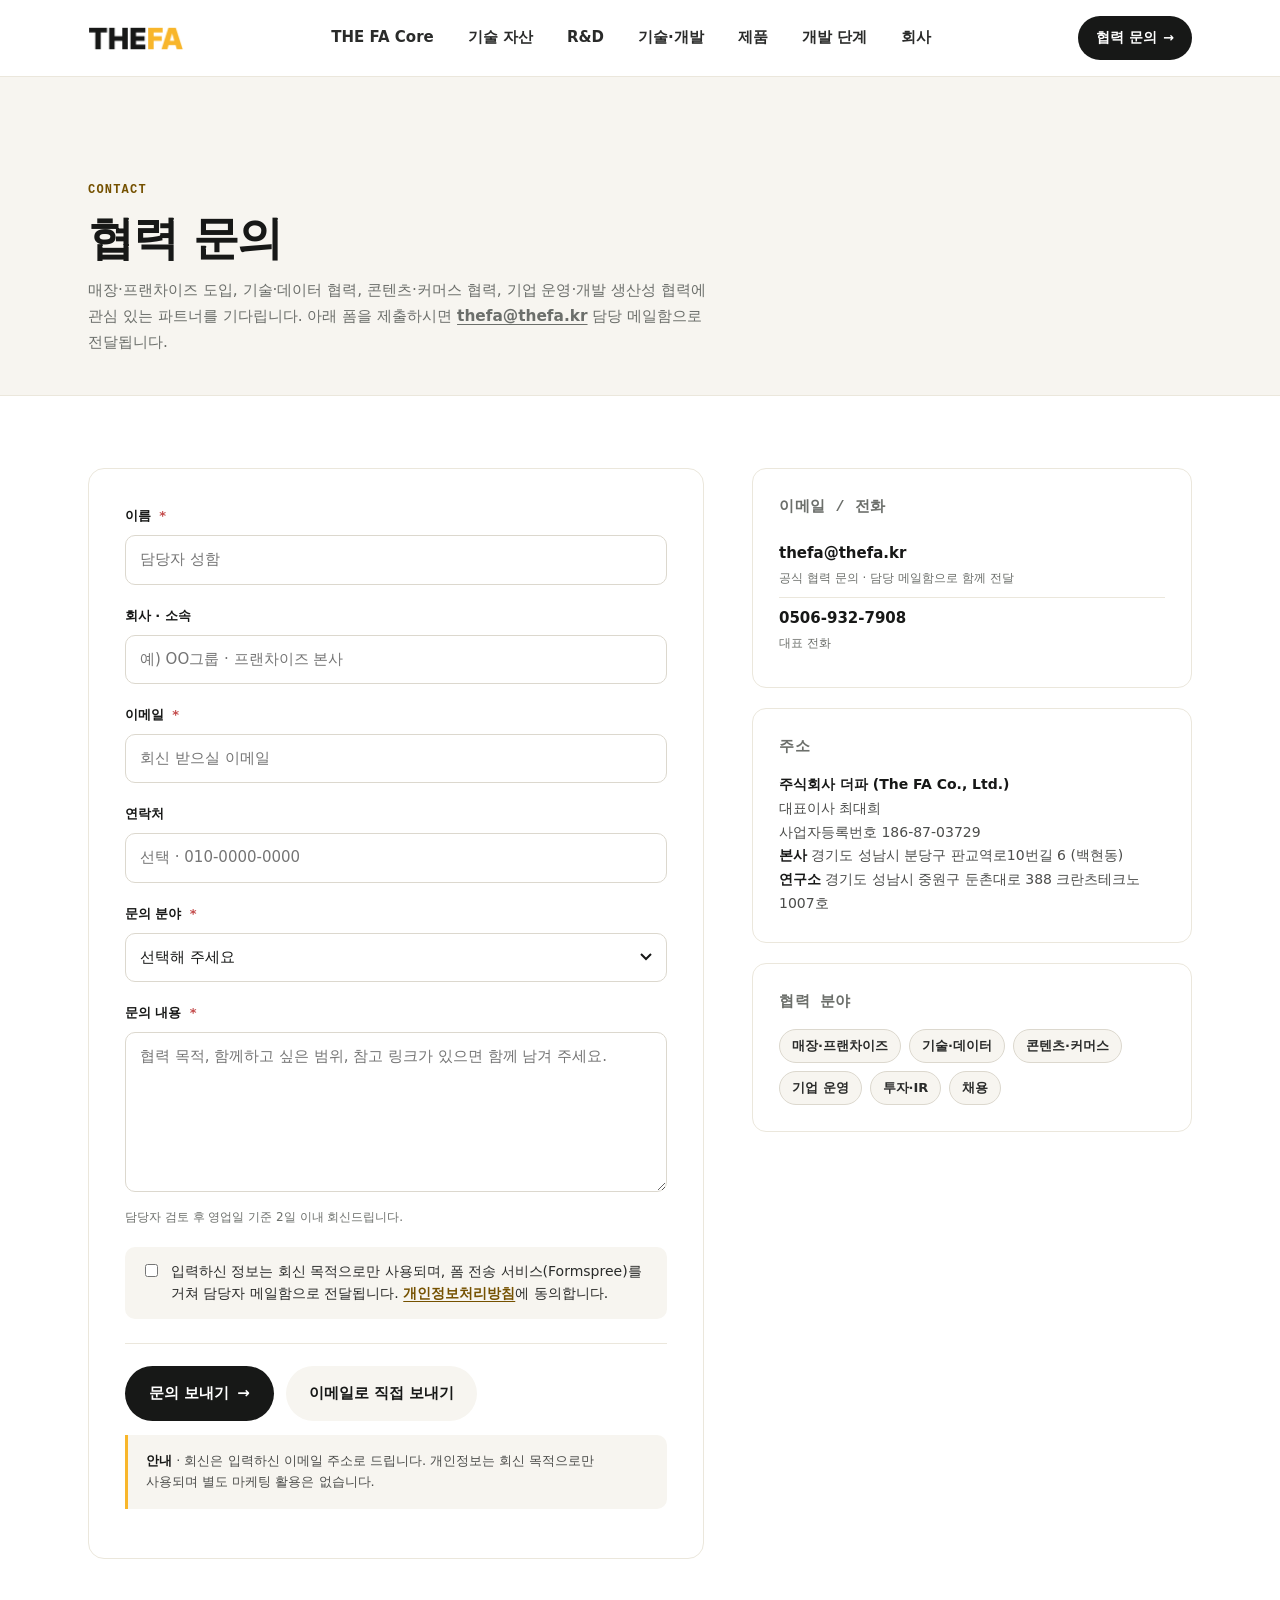
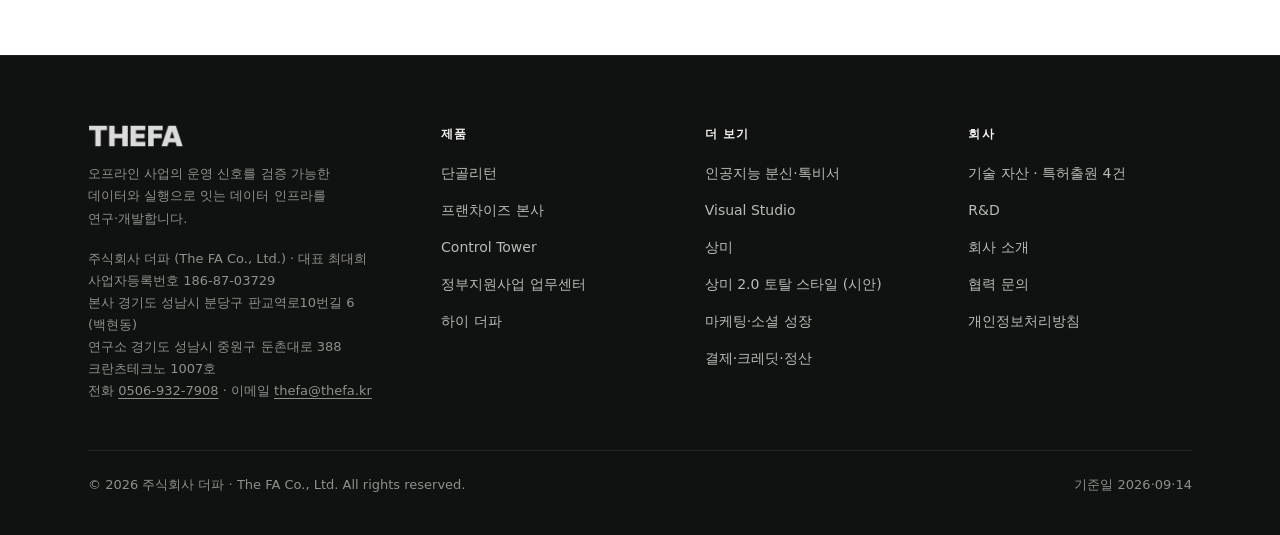
<file: contact.html>
<!doctype html>
<html lang="ko">
<head>
<meta charset="utf-8"/>
<meta name="viewport" content="width=device-width,initial-scale=1"/>
<meta name="robots" content="index,follow"/>
<link rel="canonical" href="https://thefa.kr/contact.html"/>
<meta property="og:type" content="website"/>
<meta property="og:site_name" content="THE FA"/>
<meta property="og:locale" content="ko_KR"/>
<meta property="og:url" content="https://thefa.kr/contact.html"/>
<meta property="og:image" content="https://thefa.kr/assets/brand/og-thefa.jpg"/>
<meta property="og:image:width" content="1200"/>
<meta property="og:image:height" content="630"/>
<meta name="twitter:card" content="summary_large_image"/>
<meta name="description" content="THE FA(주식회사 더파) 협력 문의. 이메일로 담당자에게 직접 연결됩니다."/>
<meta property="og:title" content="협력 문의 — THE FA"/>
<meta property="og:description" content="매장·프랜차이즈, 기술·데이터, 콘텐츠·커머스, 기업 운영 협력을 준비합니다."/>
<title>협력 문의 — THE FA</title>
<link rel="stylesheet" href="styles.css?v=5"/>
<link rel="icon" href="favicon.ico" sizes="any"/>
<link rel="icon" type="image/png" sizes="32x32" href="assets/approved/thefa-icon-32.png"/>
<link rel="apple-touch-icon" href="assets/approved/thefa-icon-180.png"/>
<style>
  .contact-hero {
    padding: 96px 0 40px;
    background: var(--paper);
    border-bottom: 1px solid var(--line-2);
  }
  .contact-hero h1 {
    font-size: clamp(30px, 4vw, 46px);
    line-height: 1.14; letter-spacing: -.025em;
    margin: 0 0 12px; font-weight: 800;
  }
  .contact-hero p.lead {
    font-size: clamp(15px, 1.2vw, 17px); color: var(--muted);
    margin: 0; max-width: 640px; line-height: 1.7;
  }
  .contact-hero .eyebrow {
    display: inline-block; font-family: ui-monospace,SFMono-Regular,Menlo,monospace;
    font-size: 12px; font-weight: 800; letter-spacing: .1em;
    color: var(--gold-text); margin-bottom: 12px; text-transform: uppercase;
  }
  .contact-body { padding: 72px 0 96px; }
  .contact-grid {
    display: grid; grid-template-columns: minmax(0, 1.4fr) minmax(0, 1fr);
    gap: 48px; align-items: start;
  }
  @media (max-width: 900px) { .contact-grid { grid-template-columns: 1fr; gap: 32px; } }

  .form-card {
    background: #fff; border: 1px solid var(--line-2);
    border-radius: 16px; padding: 36px;
  }
  .form-row { margin-bottom: 20px; }
  .form-row label {
    display: block; font-size: 13px; font-weight: 700;
    color: var(--ink); margin-bottom: 8px;
    letter-spacing: -.005em;
  }
  .form-row label .req { color: #c34a4a; margin-left: 4px; }
  .form-row input,
  .form-row select,
  .form-row textarea {
    width: 100%; padding: 12px 14px;
    border: 1px solid var(--line);
    border-radius: 10px; font-size: 15px;
    color: var(--ink); background: #fff;
    font-family: inherit; line-height: 1.55;
    -webkit-appearance: none; appearance: none;
    transition: border-color .15s, background .15s;
  }
  .form-row input:focus,
  .form-row select:focus,
  .form-row textarea:focus {
    outline: none; border-color: var(--ink);
    box-shadow: 0 0 0 3px rgba(248,182,43,.25);
  }
  .form-row select {
    background: #fff url("data:image/svg+xml;utf8,<svg xmlns='http://www.w3.org/2000/svg' width='12' height='8' viewBox='0 0 12 8'><path fill='none' stroke='%23171817' stroke-width='2' d='M1 1l5 5 5-5'/></svg>") no-repeat right 14px center;
    padding-right: 42px;
  }
  .form-row textarea { min-height: 160px; resize: vertical; }
  .form-hint { font-size: 12px; color: var(--muted); margin: 6px 0 0; }

  .form-agree {
    display: flex; align-items: flex-start; gap: 10px;
    padding: 14px 16px; background: var(--paper);
    border-radius: 10px; margin: 8px 0 20px;
    font-size: 14px; color: var(--ink-2); line-height: 1.55;
  }
  .form-agree input { margin-top: 3px; flex-shrink: 0; }

  .form-actions {
    display: flex; gap: 12px; flex-wrap: wrap;
    margin-top: 24px; padding-top: 22px;
    border-top: 1px solid var(--line-2);
  }
  .btn-submit {
    display: inline-flex; align-items: center; gap: 8px;
    padding: 14px 24px; background: var(--ink); color: #fff;
    border: 0; border-radius: 999px;
    font-size: 15px; font-weight: 700; cursor: pointer;
    transition: background .15s;
  }
  .btn-submit:hover { background: var(--ink-2); }
  .btn-submit:disabled { opacity: .5; cursor: not-allowed; }
  .btn-submit::after { content: " →"; }

  .form-notice {
    padding: 16px 18px; background: var(--paper);
    border-left: 3px solid var(--gold); border-radius: 0 10px 10px 0;
    font-size: 13px; color: var(--ink-3); line-height: 1.6;
    margin-top: 14px;
  }
  .form-notice b { color: var(--ink); }

  .contact-side { display: flex; flex-direction: column; gap: 20px; }
  .contact-side .card {
    padding: 26px; border: 1px solid var(--line-2);
    background: #fff; border-radius: 14px;
  }
  .contact-side h3 {
    font-size: 15px; font-weight: 700;
    letter-spacing: .04em; color: var(--muted);
    text-transform: uppercase; margin: 0 0 12px;
    font-family: ui-monospace,SFMono-Regular,Menlo,monospace;
  }
  .contact-side .method {
    display: block; padding: 8px 0;
    font-size: 15px; color: var(--ink);
    text-decoration: none; font-weight: 600;
    border-bottom: 1px solid var(--line-2);
  }
  .contact-side .method:last-child { border-bottom: 0; }
  .contact-side .method:hover { color: var(--gold-text); }
  .contact-side .method small {
    display: block; font-size: 12px; color: var(--muted);
    font-weight: 500; margin-top: 2px;
  }
  .contact-side address {
    font-style: normal; font-size: 14px;
    color: var(--ink-3); line-height: 1.7;
  }
  .contact-side address b { color: var(--ink); font-weight: 700; }

  .partner-tags {
    display: flex; flex-wrap: wrap; gap: 8px;
    margin-top: 14px;
  }
  .partner-tags .tag {
    padding: 5px 12px; border-radius: 999px;
    background: var(--paper); color: var(--ink-2);
    border: 1px solid var(--line);
    font-size: 13px; font-weight: 600;
  }

  /* 전송 후 안내 (기본 숨김) */
  .form-sent {
    display: none;
    padding: 32px; background: #f2f7ee;
    border: 1px solid #cbd9ba; border-radius: 14px;
    text-align: center;
  }
  .form-sent[hidden] { display: none !important; }
  .form-sent.show { display: block; }
  .form-sent h3 {
    margin: 0 0 8px; font-size: 20px; color: #2b5a1c;
    letter-spacing: -.01em;
  }
  .form-sent p { margin: 0; color: var(--ink-3); font-size: 15px; line-height: 1.65; }
</style>
</head>
<body>

<a class="skip" href="#main">본문 바로가기</a>

<header class="site-header" role="banner">
  <div class="wrap">
    <nav class="nav" aria-label="주 메뉴">
      <a class="brand" href="index.html" aria-label="THE FA 홈">
        <img src="assets/approved/thefa-logo.png" alt="THE FA" width="96"/>
      </a>
      <ul class="nav-menu">
        <li><a href="index.html#core">THE FA Core</a></li>
        <li><a href="index.html#patents">기술 자산</a></li>
        <li><a href="index.html#research">R&amp;D</a></li>
        <li><a href="technology/">기술·개발</a></li>
        <li><a href="index.html#products">제품</a></li>
        <li><a href="index.html#roadmap">개발 단계</a></li>
        <li><a href="index.html#company">회사</a></li>
      </ul>
      <a class="nav-cta" href="contact.html" aria-current="page">협력 문의</a>
      <button class="nav-toggle" type="button" aria-expanded="false" aria-controls="nav-panel" aria-label="메뉴 열기"><span></span><span></span><span></span></button>
    </nav>
  </div>
  <div class="nav-panel" id="nav-panel" style="display:none">
    <ul>
      <li><a href="index.html#core">THE FA Core</a></li>
      <li><a href="index.html#patents">기술 자산</a></li>
      <li><a href="index.html#research">R&amp;D</a></li>
      <li><a href="technology/">기술·개발</a></li>
      <li><a href="index.html#products">제품</a></li>
      <li><a href="index.html#roadmap">개발 단계</a></li>
      <li><a href="index.html#company">회사</a></li>
      <li><a href="contact.html" data-cta aria-current="page">협력 문의</a></li>
    </ul>
  </div>
</header>

<main id="main">

<section class="contact-hero">
  <div class="wrap">
    <span class="eyebrow">CONTACT</span>
    <h1>협력 문의</h1>
    <p class="lead">
      매장·프랜차이즈 도입, 기술·데이터 협력, 콘텐츠·커머스 협력, 기업 운영·개발 생산성 협력에
      관심 있는 파트너를 기다립니다. 아래 폼을 제출하시면
      <b><a href="mailto:thefa@thefa.kr">thefa@thefa.kr</a></b> 담당 메일함으로 전달됩니다.
    </p>
  </div>
</section>

<section class="contact-body">
  <div class="wrap">
    <div class="contact-grid">

      <!-- 왼쪽 : 문의 폼 -->
      <div>
        <form class="form-card" id="contactForm"
              action="https://formspree.io/f/mkjwwqaw"
              method="POST"
              novalidate>
          <div class="form-row">
            <label for="name">이름 <span class="req">*</span></label>
            <input id="name" name="name" type="text" required autocomplete="name"
                   placeholder="담당자 성함"/>
          </div>

          <div class="form-row">
            <label for="company">회사 · 소속</label>
            <input id="company" name="company" type="text" autocomplete="organization"
                   placeholder="예) OO그룹 · 프랜차이즈 본사"/>
          </div>

          <div class="form-row">
            <label for="email">이메일 <span class="req">*</span></label>
            <input id="email" name="email" type="email" required autocomplete="email"
                   placeholder="회신 받으실 이메일"/>
          </div>

          <div class="form-row">
            <label for="phone">연락처</label>
            <input id="phone" name="phone" type="tel" autocomplete="tel"
                   placeholder="선택 · 010-0000-0000"/>
          </div>

          <div class="form-row">
            <label for="topic">문의 분야 <span class="req">*</span></label>
            <select id="topic" name="topic" required>
              <option value="">선택해 주세요</option>
              <option value="매장·프랜차이즈 도입">매장·프랜차이즈 도입</option>
              <option value="기술·데이터 협력">기술·데이터 협력</option>
              <option value="콘텐츠·커머스 협력">콘텐츠·커머스 협력</option>
              <option value="기업 운영·개발 생산성 협력">기업 운영·개발 생산성 협력</option>
              <option value="투자·IR">투자·IR</option>
              <option value="채용·인재 협업">채용·인재 협업</option>
              <option value="기타">기타</option>
            </select>
          </div>

          <div class="form-row">
            <label for="message">문의 내용 <span class="req">*</span></label>
            <textarea id="message" name="message" required
                      placeholder="협력 목적, 함께하고 싶은 범위, 참고 링크가 있으면 함께 남겨 주세요."></textarea>
            <p class="form-hint">담당자 검토 후 영업일 기준 2일 이내 회신드립니다.</p>
          </div>

          <!-- Formspree 부가 필드 -->
          <input type="hidden" name="_subject" id="_subject" value="[협력 문의] THE FA 홈페이지"/>
          <input type="text" name="_gotcha" tabindex="-1" autocomplete="off"
                 style="position:absolute;left:-9999px;width:1px;height:1px;opacity:0" aria-hidden="true"/>

          <label class="form-agree" for="agree">
            <input id="agree" name="agree" type="checkbox" required value="동의"/>
            <span>
              입력하신 정보는 회신 목적으로만 사용되며, 폼 전송 서비스(Formspree)를 거쳐 담당자 메일함으로 전달됩니다.
              <a href="privacy.html" style="color:var(--gold-text);font-weight:700">개인정보처리방침</a>에 동의합니다.
            </span>
          </label>

          <div class="form-actions">
            <button class="btn-submit" type="submit" id="submitBtn">문의 보내기</button>
            <a class="btn light" href="mailto:thefa@thefa.kr?cc=good24c@gmail.com&amp;subject=%5B%ED%98%91%EB%A0%A5%20%EB%AC%B8%EC%9D%98%5D%20" style="align-self:center">이메일로 직접 보내기</a>
          </div>

          <p class="form-notice">
            <b>안내</b> · 회신은 입력하신 이메일 주소로 드립니다. 개인정보는 회신 목적으로만 사용되며 별도 마케팅 활용은 없습니다.
          </p>
        </form>

        <div class="form-sent" id="formSent" role="status" aria-live="polite">
          <h3>문의를 접수했습니다.</h3>
          <p>
            담당자 검토 후 영업일 기준 2일 이내 입력하신 이메일 주소로 회신드리겠습니다.<br/>
            급한 사안은 <a href="tel:0506-932-7908"><b>0506-932-7908</b></a>으로 연락 주십시오.
          </p>
        </div>

        <div class="form-sent" id="formError" role="alert" aria-live="assertive"
             style="background:#fbe9e9;border-color:#e0b7b7">
          <h3 style="color:#8a2a2a">전송에 실패했습니다.</h3>
          <p>
            일시적인 네트워크 문제일 수 있습니다. 잠시 후 다시 시도해 주시거나,
            <a href="mailto:thefa@thefa.kr?cc=good24c@gmail.com"><b>thefa@thefa.kr</b></a>로 직접 보내 주세요.
          </p>
        </div>
      </div>

      <!-- 오른쪽 : 연락처 카드 -->
      <aside class="contact-side">
        <div class="card">
          <h3>이메일 / 전화</h3>
          <a class="method" href="mailto:thefa@thefa.kr?cc=good24c@gmail.com&amp;subject=%5B%ED%98%91%EB%A0%A5%20%EB%AC%B8%EC%9D%98%5D%20">
            thefa@thefa.kr
            <small>공식 협력 문의 · 담당 메일함으로 함께 전달</small>
          </a>
          <a class="method" href="tel:0506-932-7908">
            0506-932-7908
            <small>대표 전화</small>
          </a>
        </div>

        <div class="card">
          <h3>주소</h3>
          <address>
            <b>주식회사 더파 (The FA Co., Ltd.)</b><br/>
            대표이사 최대희<br/>
            사업자등록번호 186-87-03729<br/>
            <b>본사</b> 경기도 성남시 분당구 판교역로10번길 6 (백현동)<br/>
            <b>연구소</b> 경기도 성남시 중원구 둔촌대로 388 크란츠테크노 1007호
          </address>
        </div>

        <div class="card">
          <h3>협력 분야</h3>
          <div class="partner-tags">
            <span class="tag">매장·프랜차이즈</span>
            <span class="tag">기술·데이터</span>
            <span class="tag">콘텐츠·커머스</span>
            <span class="tag">기업 운영</span>
            <span class="tag">투자·IR</span>
            <span class="tag">채용</span>
          </div>
        </div>
      </aside>

    </div>
  </div>
</section>

</main>

<footer class="site-footer" role="contentinfo">
  <div class="wrap">
    <div class="footer-grid">
      <div class="footer-brand">
        <img src="assets/approved/thefa-logo.png" alt="THE FA"/>
        <p>오프라인 사업의 운영 신호를 검증 가능한 데이터와 실행으로 잇는 데이터 인프라를 연구·개발합니다.</p>
        <address style="margin-top:18px;font-style:normal;font-size:13px;color:#8f9188;line-height:1.7">
          주식회사 더파 (The FA Co., Ltd.) · 대표 최대희<br/>
          사업자등록번호 186-87-03729<br/>
          본사 경기도 성남시 분당구 판교역로10번길 6 (백현동)<br/>
          연구소 경기도 성남시 중원구 둔촌대로 388 크란츠테크노 1007호<br/>
          전화 <a href="tel:0506-932-7908" style="color:inherit">0506-932-7908</a> ·
          이메일 <a href="mailto:thefa@thefa.kr" style="color:inherit;text-decoration:underline">thefa@thefa.kr</a>
        </address>
      </div>
      <div class="footer-col">
        <h4>제품</h4>
        <ul>
          <li><a href="products/dangolreturn.html">단골리턴</a></li>
          <li><a href="products/franchise-hq.html">프랜차이즈 본사</a></li>
          <li><a href="products/control-tower.html">Control Tower</a></li>
          <li><a href="products/gov-workspace.html">정부지원사업 업무센터</a></li>
          <li><a href="products/hi-the-fa.html">하이 더파</a></li>
        </ul>
      </div>
      <div class="footer-col">
        <h4>더 보기</h4>
        <ul>
          <li><a href="products/ai-persona.html">인공지능 분신·톡비서</a></li>
          <li><a href="products/visual-studio.html">Visual Studio</a></li>
          <li><a href="products/sangmi.html">상미</a></li>
          <li><a href="products/sangmi-2.html">상미 2.0 토탈 스타일 (시안)</a></li>
          <li><a href="products/ai-marketing.html">마케팅·소셜 성장</a></li>
          <li><a href="products/payments-finance.html">결제·크레딧·정산</a></li>
        </ul>
      </div>
      <div class="footer-col">
        <h4>회사</h4>
        <ul>
          <li><a href="index.html#patents">기술 자산 · 특허출원 4건</a></li>
          <li><a href="index.html#research">R&amp;D</a></li>
          <li><a href="index.html#company">회사 소개</a></li>
          <li><a href="contact.html" aria-current="page">협력 문의</a></li>
          <li><a href="privacy.html">개인정보처리방침</a></li>
        </ul>
      </div>
    </div>
    <div class="footer-bottom">
      <div>© 2026 주식회사 더파 · The FA Co., Ltd. All rights reserved.</div>
      <div class="legal">
        <span>기준일 2026·09·14</span>
      </div>
    </div>
  </div>
</footer>

<script src="app.js?v=4b"></script>
<script>
  // Formspree 연동: 페이지 이동 없이 AJAX로 전송, 성공/실패에 따라 안내 노출
  (function(){
    var form = document.getElementById('contactForm');
    var sent = document.getElementById('formSent');
    var err  = document.getElementById('formError');
    var btn  = document.getElementById('submitBtn');
    if (!form) return;

    form.addEventListener('submit', function(e){
      e.preventDefault();
      // HTML 기본 검증
      if (!form.checkValidity()) {
        form.reportValidity();
        return;
      }

      // 사용자 편의: 회신 주소를 replyto로도 세팅
      var replyto = form.querySelector('#_replyto');
      if (replyto) replyto.value = form.email.value.trim();

      // 이전 안내 숨김
      sent.classList.remove('show');
      err.classList.remove('show');

      // 버튼 비활성화 + 진행 표시
      var origText = btn.textContent;
      btn.disabled = true;
      btn.textContent = '전송 중…';

      var data = new FormData(form);

      fetch(form.action, {
        method: 'POST',
        body: data,
        headers: { 'Accept': 'application/json' }
      }).then(function(res){
        if (res.ok) {
          form.reset();
          sent.classList.add('show');
          sent.scrollIntoView({ behavior: 'smooth', block: 'nearest' });
        } else {
          return res.json().then(function(j){
            throw new Error((j && j.errors && j.errors[0] && j.errors[0].message) || 'submit failed');
          });
        }
      }).catch(function(){
        err.classList.add('show');
        err.scrollIntoView({ behavior: 'smooth', block: 'nearest' });
      }).finally(function(){
        btn.disabled = false;
        btn.textContent = origText;
      });
    });
  })();
</script>
</body>
</html>
</file>
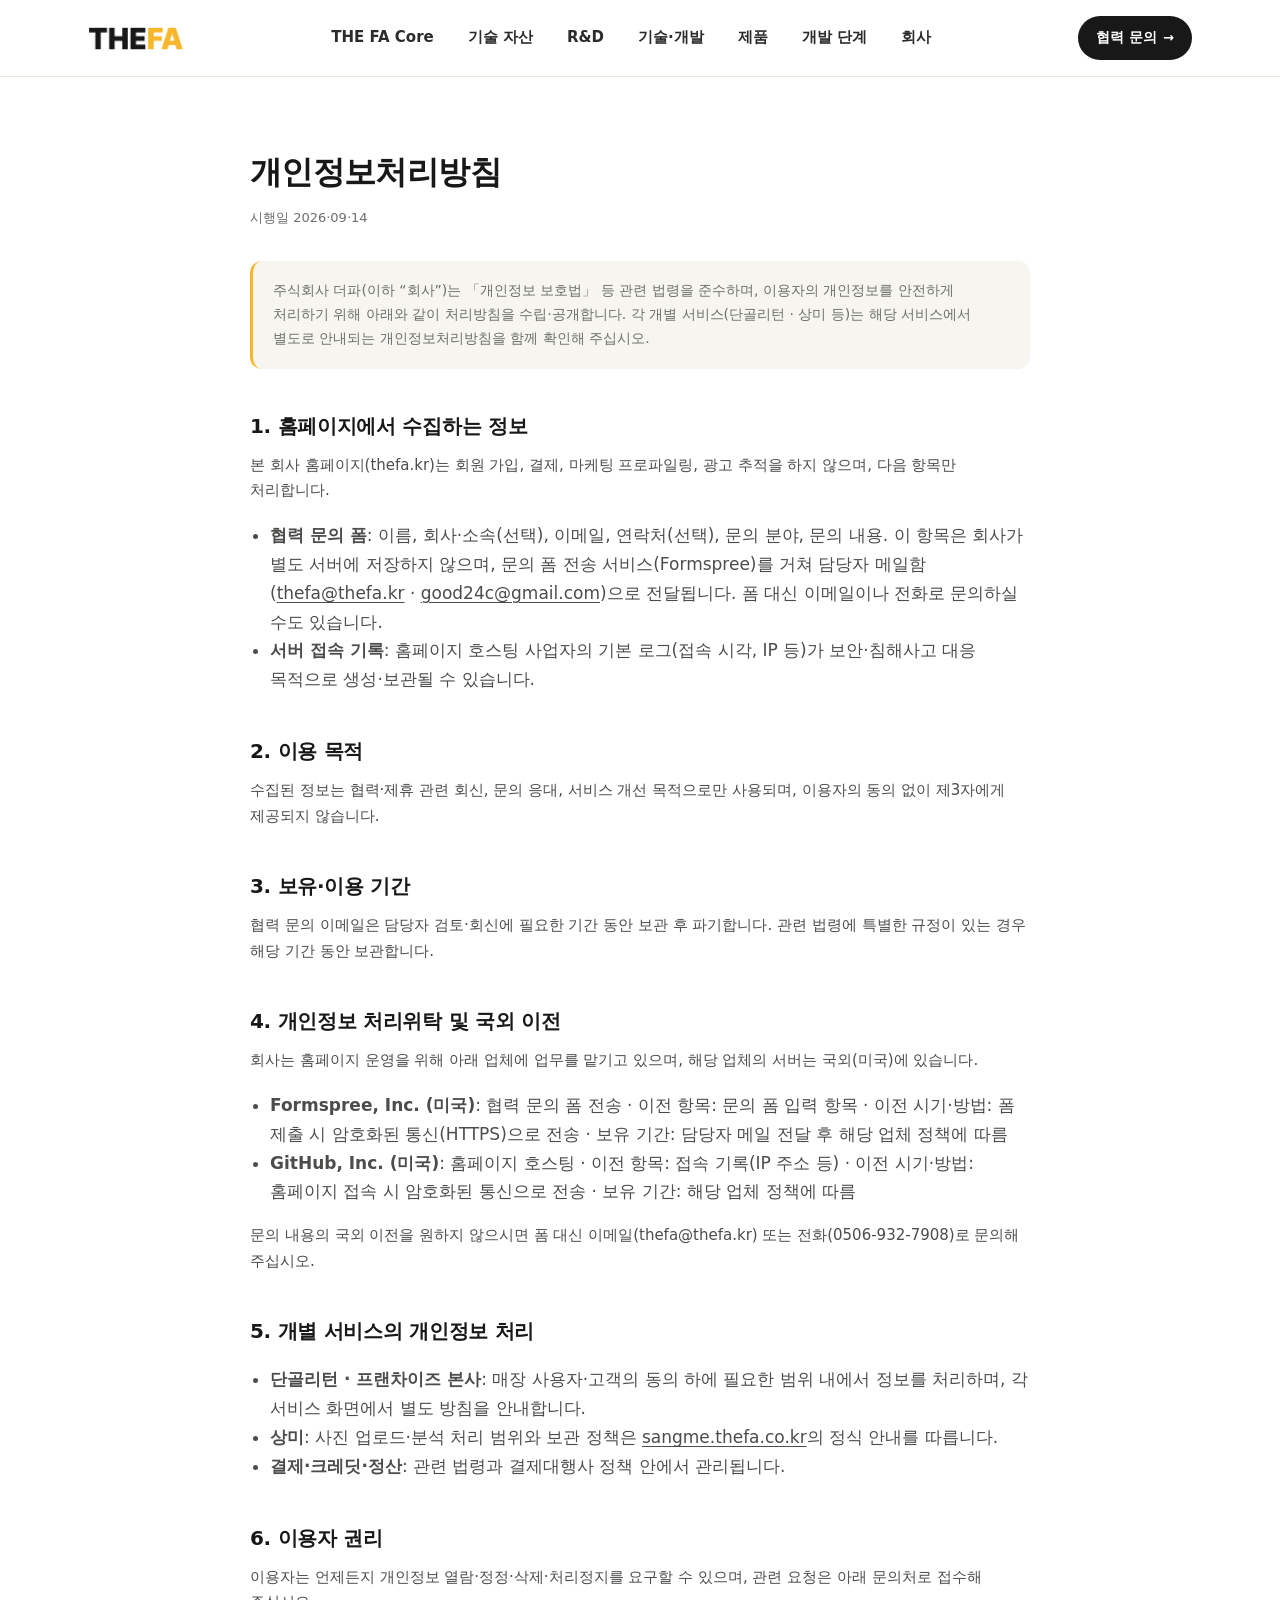
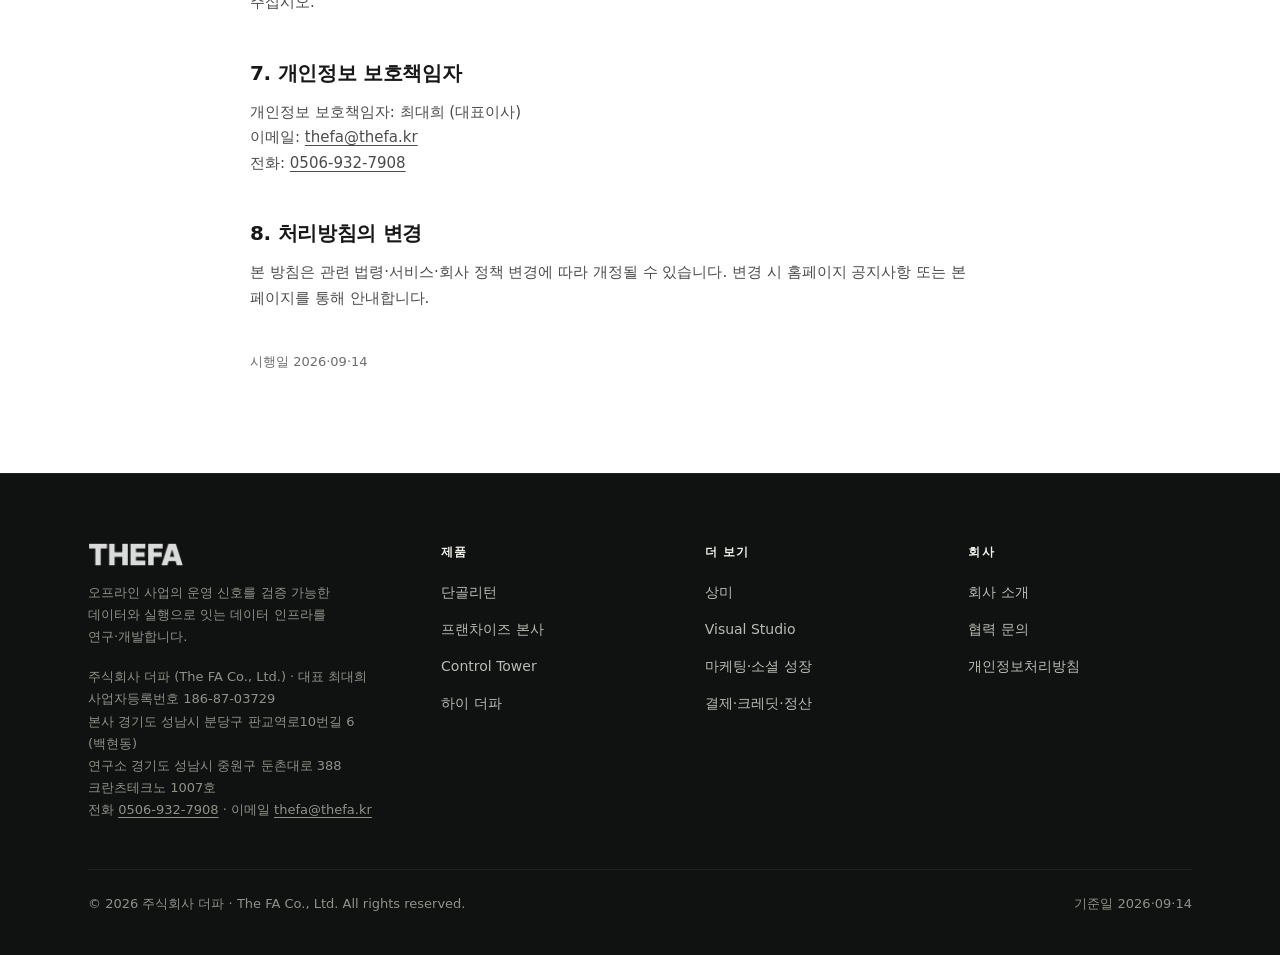
<file: privacy.html>
<!doctype html>
<html lang="ko">
<head>
<meta charset="utf-8"/>
<meta name="viewport" content="width=device-width,initial-scale=1"/>
<meta name="robots" content="index,follow"/>
<link rel="canonical" href="https://thefa.kr/privacy.html"/>
<meta property="og:type" content="website"/>
<meta property="og:site_name" content="THE FA"/>
<meta property="og:locale" content="ko_KR"/>
<meta property="og:url" content="https://thefa.kr/privacy.html"/>
<meta property="og:title" content="개인정보처리방침 — THE FA"/>
<meta property="og:description" content="주식회사 더파(THE FA) 홈페이지 개인정보처리방침입니다."/>
<meta property="og:image" content="https://thefa.kr/assets/brand/og-thefa.jpg"/>
<meta property="og:image:width" content="1200"/>
<meta property="og:image:height" content="630"/>
<meta name="twitter:card" content="summary_large_image"/>
<meta name="description" content="주식회사 더파(THE FA) 홈페이지 개인정보처리방침입니다."/>
<title>개인정보처리방침 — THE FA</title>
<link rel="stylesheet" href="styles.css?v=5"/>
<link rel="icon" href="favicon.ico" sizes="any"/>
<link rel="icon" type="image/png" sizes="32x32" href="assets/approved/thefa-icon-32.png"/>
<link rel="apple-touch-icon" href="assets/approved/thefa-icon-180.png"/>
</head>
<body>
<a class="skip" href="#main">본문 바로가기</a>
<header class="site-header" role="banner">
  <div class="wrap">
    <nav class="nav" aria-label="주 메뉴">
      <a class="brand" href="index.html" aria-label="THE FA 홈">
        <img src="assets/approved/thefa-logo.png" alt="THE FA" width="96"/>
        
      </a>
      <ul class="nav-menu">
        <li><a href="index.html#core">THE FA Core</a></li>
        <li><a href="index.html#patents">기술 자산</a></li>
        <li><a href="index.html#research">R&amp;D</a></li>
        <li><a href="technology/">기술·개발</a></li>
        <li><a href="index.html#products">제품</a></li>
        <li><a href="index.html#roadmap">개발 단계</a></li>
        <li><a href="index.html#company">회사</a></li>
      </ul>
      <a class="nav-cta" href="contact.html">협력 문의</a>
      <button class="nav-toggle" type="button" aria-expanded="false" aria-controls="nav-panel" aria-label="메뉴 열기"><span></span><span></span><span></span></button>
    </nav>
  </div>
  <div class="nav-panel" id="nav-panel" style="display:none">
    <ul>
      <li><a href="index.html#core">THE FA Core</a></li>
      <li><a href="index.html#patents">기술 자산</a></li>
      <li><a href="index.html#research">R&amp;D</a></li>
      <li><a href="technology/">기술·개발</a></li>
      <li><a href="index.html#products">제품</a></li>
      <li><a href="index.html#roadmap">개발 단계</a></li>
      <li><a href="index.html#company">회사</a></li>
      <li><a href="contact.html" data-cta>협력 문의</a></li>
    </ul>
  </div>
</header>

<main id="main">
<div class="wrap legal-doc">
  <h1>개인정보처리방침</h1>
  <p class="stamp">시행일 2026·09·14</p>

  <div class="note">
    주식회사 더파(이하 “회사”)는 「개인정보 보호법」 등 관련 법령을 준수하며, 이용자의 개인정보를 안전하게
    처리하기 위해 아래와 같이 처리방침을 수립·공개합니다. 각 개별 서비스(단골리턴 · 상미 등)는
    해당 서비스에서 별도로 안내되는 개인정보처리방침을 함께 확인해 주십시오.
  </div>

  <h2>1. 홈페이지에서 수집하는 정보</h2>
  <p>본 회사 홈페이지(thefa.kr)는 회원 가입, 결제, 마케팅 프로파일링, 광고 추적을 하지 않으며, 다음 항목만 처리합니다.</p>
  <ul>
    <li><b>협력 문의 폼</b>: 이름, 회사·소속(선택), 이메일, 연락처(선택), 문의 분야, 문의 내용. 이 항목은 회사가 별도 서버에 저장하지 않으며, 문의 폼 전송 서비스(Formspree)를 거쳐 담당자 메일함(<a href="mailto:thefa@thefa.kr">thefa@thefa.kr</a> · <a href="mailto:good24c@gmail.com">good24c@gmail.com</a>)으로 전달됩니다. 폼 대신 이메일이나 전화로 문의하실 수도 있습니다.</li>
    <li><b>서버 접속 기록</b>: 홈페이지 호스팅 사업자의 기본 로그(접속 시각, IP 등)가 보안·침해사고 대응 목적으로 생성·보관될 수 있습니다.</li>
  </ul>

  <h2>2. 이용 목적</h2>
  <p>수집된 정보는 협력·제휴 관련 회신, 문의 응대, 서비스 개선 목적으로만 사용되며, 이용자의 동의 없이 제3자에게 제공되지 않습니다.</p>

  <h2>3. 보유·이용 기간</h2>
  <p>협력 문의 이메일은 담당자 검토·회신에 필요한 기간 동안 보관 후 파기합니다. 관련 법령에 특별한 규정이 있는 경우 해당 기간 동안 보관합니다.</p>

  <h2>4. 개인정보 처리위탁 및 국외 이전</h2>
  <p>회사는 홈페이지 운영을 위해 아래 업체에 업무를 맡기고 있으며, 해당 업체의 서버는 국외(미국)에 있습니다.</p>
  <ul>
    <li><b>Formspree, Inc. (미국)</b>: 협력 문의 폼 전송 · 이전 항목: 문의 폼 입력 항목 · 이전 시기·방법: 폼 제출 시 암호화된 통신(HTTPS)으로 전송 · 보유 기간: 담당자 메일 전달 후 해당 업체 정책에 따름</li>
    <li><b>GitHub, Inc. (미국)</b>: 홈페이지 호스팅 · 이전 항목: 접속 기록(IP 주소 등) · 이전 시기·방법: 홈페이지 접속 시 암호화된 통신으로 전송 · 보유 기간: 해당 업체 정책에 따름</li>
  </ul>
  <p>문의 내용의 국외 이전을 원하지 않으시면 폼 대신 이메일(thefa@thefa.kr) 또는 전화(0506-932-7908)로 문의해 주십시오.</p>

  <h2>5. 개별 서비스의 개인정보 처리</h2>
  <ul>
    <li><b>단골리턴 · 프랜차이즈 본사</b>: 매장 사용자·고객의 동의 하에 필요한 범위 내에서 정보를 처리하며, 각 서비스 화면에서 별도 방침을 안내합니다.</li>
    <li><b>상미</b>: 사진 업로드·분석 처리 범위와 보관 정책은 <a href="https://sangme.thefa.co.kr/" target="_blank" rel="noopener">sangme.thefa.co.kr</a>의 정식 안내를 따릅니다.</li>
    <li><b>결제·크레딧·정산</b>: 관련 법령과 결제대행사 정책 안에서 관리됩니다.</li>
  </ul>

  <h2>6. 이용자 권리</h2>
  <p>이용자는 언제든지 개인정보 열람·정정·삭제·처리정지를 요구할 수 있으며, 관련 요청은 아래 문의처로 접수해 주십시오.</p>

  <h2>7. 개인정보 보호책임자</h2>
  <p>
    개인정보 보호책임자: 최대희 (대표이사)<br/>
    이메일: <a href="mailto:thefa@thefa.kr">thefa@thefa.kr</a><br/>
    전화: <a href="tel:0506-932-7908">0506-932-7908</a>
  </p>

  <h2>8. 처리방침의 변경</h2>
  <p>본 방침은 관련 법령·서비스·회사 정책 변경에 따라 개정될 수 있습니다. 변경 시 홈페이지 공지사항 또는 본 페이지를 통해 안내합니다.</p>

  <p class="stamp" style="margin-top:40px">시행일 2026·09·14</p>
</div>
</main>

<footer class="site-footer" role="contentinfo">
  <div class="wrap">
    <div class="footer-grid">
      <div class="footer-brand">
        <img src="assets/approved/thefa-logo.png" alt="THE FA"/>
        <p>오프라인 사업의 운영 신호를 검증 가능한 데이터와 실행으로 잇는 데이터 인프라를 연구·개발합니다.</p>
        <address style="margin-top:18px;font-style:normal;font-size:13px;color:#8f9188;line-height:1.7">
          주식회사 더파 (The FA Co., Ltd.) · 대표 최대희<br/>
          사업자등록번호 186-87-03729<br/>
          본사 경기도 성남시 분당구 판교역로10번길 6 (백현동)<br/>
          연구소 경기도 성남시 중원구 둔촌대로 388 크란츠테크노 1007호<br/>
          전화 <a href="tel:0506-932-7908" style="color:inherit">0506-932-7908</a> ·
          이메일 <a href="mailto:thefa@thefa.kr" style="color:inherit;text-decoration:underline">thefa@thefa.kr</a>
        </address>
      </div>
      <div class="footer-col">
        <h4>제품</h4>
        <ul>
          <li><a href="products/dangolreturn.html">단골리턴</a></li>
          <li><a href="products/franchise-hq.html">프랜차이즈 본사</a></li>
          <li><a href="products/control-tower.html">Control Tower</a></li>
          <li><a href="products/hi-the-fa.html">하이 더파</a></li>
        </ul>
      </div>
      <div class="footer-col">
        <h4>더 보기</h4>
        <ul>
          <li><a href="products/sangmi.html">상미</a></li>
          <li><a href="products/visual-studio.html">Visual Studio</a></li>
          <li><a href="products/ai-marketing.html">마케팅·소셜 성장</a></li>
          <li><a href="products/payments-finance.html">결제·크레딧·정산</a></li>
        </ul>
      </div>
      <div class="footer-col">
        <h4>회사</h4>
        <ul>
          <li><a href="index.html#company">회사 소개</a></li>
          <li><a href="contact.html">협력 문의</a></li>
          <li><a href="privacy.html">개인정보처리방침</a></li>
        </ul>
      </div>
    </div>
    <div class="footer-bottom">
      <div>© 2026 주식회사 더파 · The FA Co., Ltd. All rights reserved.</div>
      <div class="legal"><span>기준일 2026·09·14</span></div>
    </div>
  </div>
</footer>

<script src="app.js?v=4a"></script>
</body>
</html>
</file>
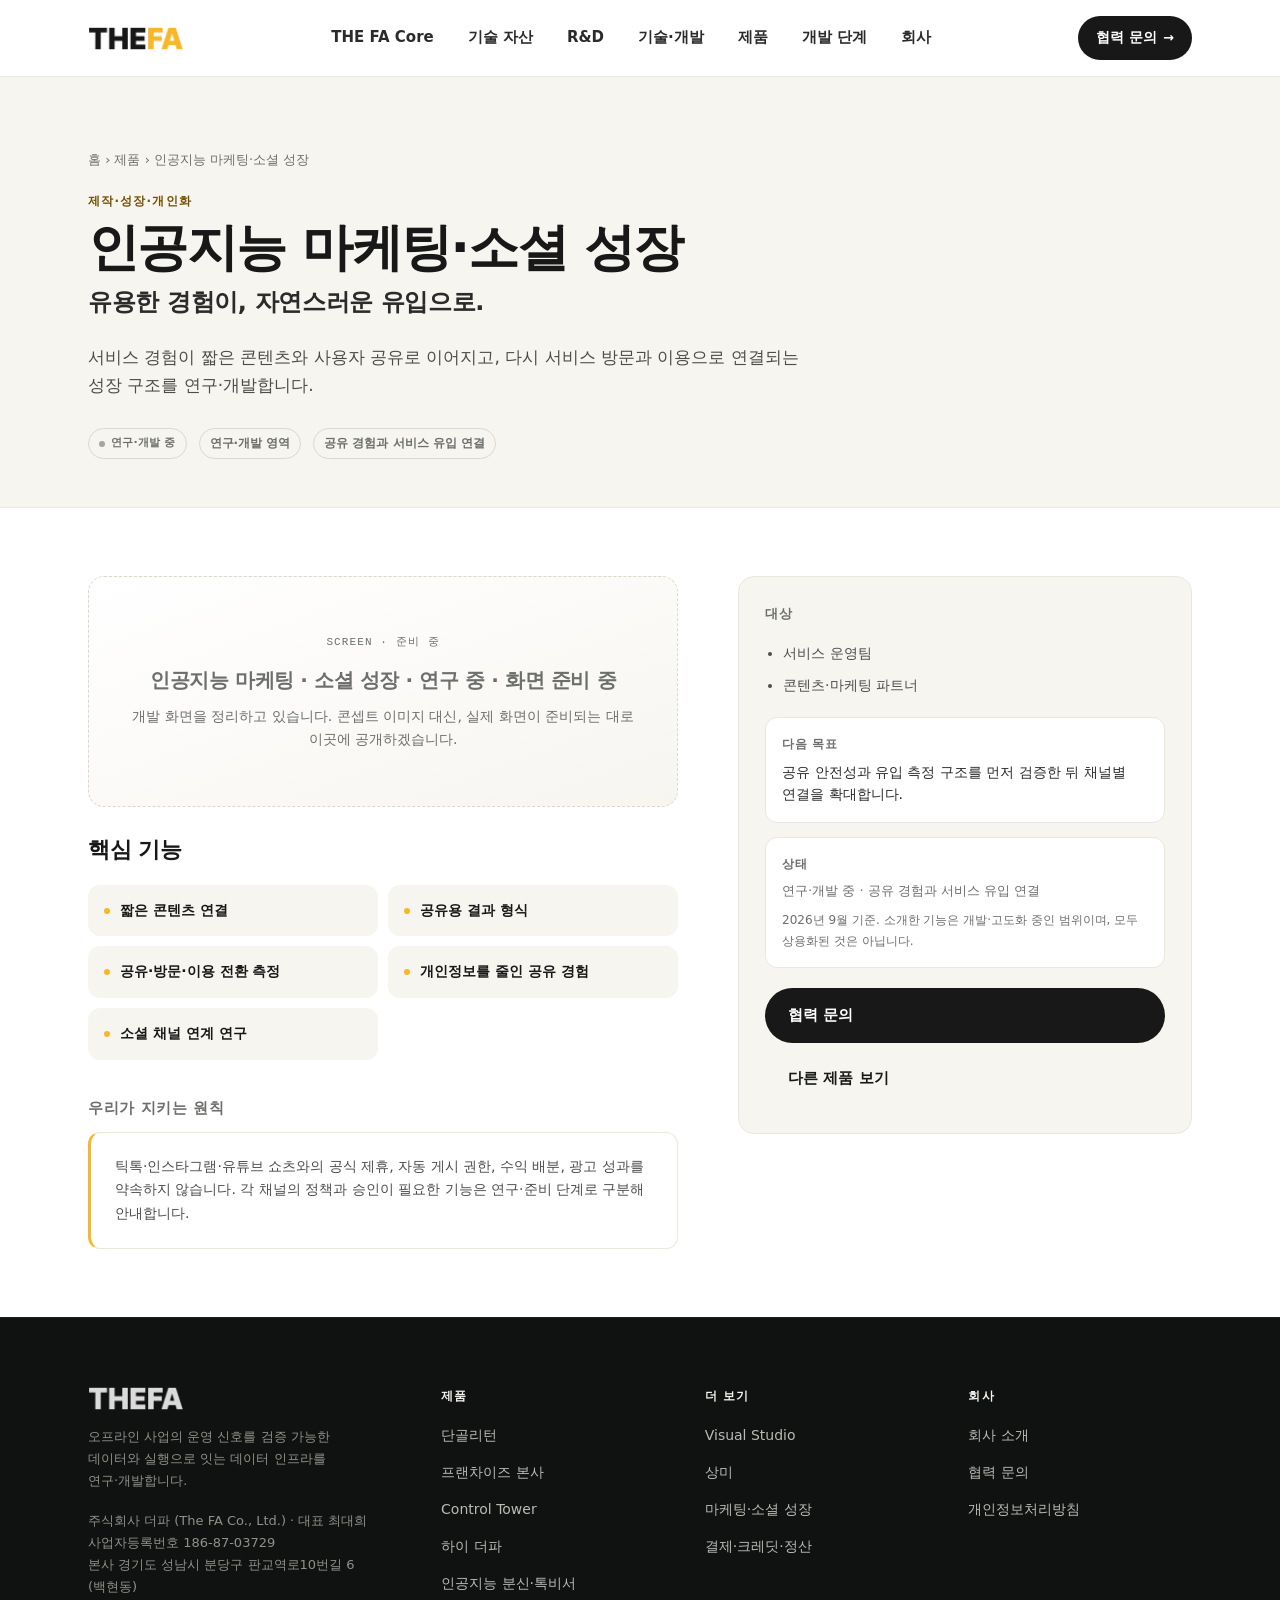
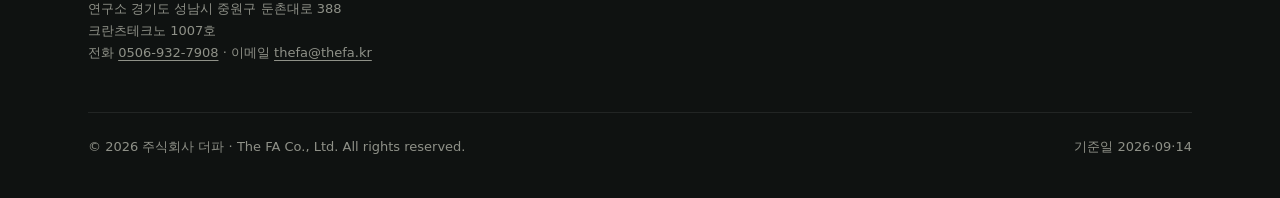
<file: products/ai-marketing.html>
<!doctype html>
<html lang="ko">
<head>
<meta charset="utf-8"/>
<meta name="viewport" content="width=device-width,initial-scale=1"/>
<meta name="robots" content="index,follow"/>
<link rel="canonical" href="https://thefa.kr/products/ai-marketing.html"/>
<meta property="og:type" content="website"/>
<meta property="og:site_name" content="THE FA"/>
<meta property="og:locale" content="ko_KR"/>
<meta property="og:url" content="https://thefa.kr/products/ai-marketing.html"/>
<meta property="og:image" content="https://thefa.kr/assets/brand/og-thefa.jpg"/>
<meta property="og:image:width" content="1200"/>
<meta property="og:image:height" content="630"/>
<meta name="twitter:card" content="summary_large_image"/>
<meta name="description" content="서비스 경험이 짧은 콘텐츠와 사용자 공유로 이어지고, 다시 서비스 방문과 이용으로 연결되는 성장 구조를 연구·개발합니다."/>
<meta property="og:title" content="인공지능 마케팅·소셜 성장 — THE FA"/>
<meta property="og:description" content="서비스 경험이 짧은 콘텐츠와 사용자 공유로 이어지고, 다시 서비스 방문과 이용으로 연결되는 성장 구조를 연구·개발합니다."/>
<title>인공지능 마케팅·소셜 성장 — THE FA</title>
<link rel="stylesheet" href="../styles.css?v=5"/>
<link rel="icon" href="../favicon.ico" sizes="any"/>
<link rel="icon" type="image/png" sizes="32x32" href="../assets/approved/thefa-icon-32.png"/>
<link rel="apple-touch-icon" href="../assets/approved/thefa-icon-180.png"/>
</head>
<body>

<a class="skip" href="#main">본문 바로가기</a>
<header class="site-header" role="banner">
  <div class="wrap">
    <nav class="nav" aria-label="주 메뉴">
      <a class="brand" href="../index.html" aria-label="THE FA 홈">
        <img src="../assets/approved/thefa-logo.png" alt="THE FA" width="96"/>
        
      </a>
      <ul class="nav-menu">
        <li><a href="../index.html#core">THE FA Core</a></li>
        <li><a href="../index.html#patents">기술 자산</a></li>
        <li><a href="../index.html#research">R&amp;D</a></li>
        <li><a href="../technology/">기술·개발</a></li>
        <li><a href="../index.html#products">제품</a></li>
        <li><a href="../index.html#roadmap">개발 단계</a></li>
        <li><a href="../index.html#company">회사</a></li>
      </ul>
      <a class="nav-cta" href="../contact.html">협력 문의</a>
      <button class="nav-toggle" type="button" aria-expanded="false" aria-controls="nav-panel" aria-label="메뉴 열기"><span></span><span></span><span></span></button>
    </nav>
  </div>
  <div class="nav-panel" id="nav-panel" style="display:none">
    <ul>
      <li><a href="../index.html#core">THE FA Core</a></li>
      <li><a href="../index.html#patents">기술 자산</a></li>
      <li><a href="../index.html#research">R&amp;D</a></li>
      <li><a href="../technology/">기술·개발</a></li>
      <li><a href="../index.html#products">제품</a></li>
      <li><a href="../index.html#roadmap">개발 단계</a></li>
      <li><a href="../index.html#company">회사</a></li>
      <li><a href="../contact.html" data-cta>협력 문의</a></li>
    </ul>
  </div>
</header>

<main id="main">

<section class="product-hero">
  <div class="wrap">
    <nav class="breadcrumb" aria-label="이동 경로">
      <a href="../index.html">홈</a> <span>›</span>
      <a href="../index.html#products">제품</a> <span>›</span>
      <span>인공지능 마케팅·소셜 성장</span>
    </nav>
    <div class="group">제작·성장·개인화</div>
    <h1>인공지능 마케팅·소셜 성장</h1>
    
    <p class="headline">유용한 경험이, 자연스러운 유입으로.</p>
    <p class="summary">서비스 경험이 짧은 콘텐츠와 사용자 공유로 이어지고, 다시 서비스 방문과 이용으로 연결되는 성장 구조를 연구·개발합니다.</p>
    <div class="meta">
      <span class="status-pill">연구·개발 중</span>
      <span class="tag">연구·개발 영역</span>
      <span class="tag">공유 경험과 서비스 유입 연결</span>
    </div>
  </div>
</section>

<section class="product-body">
  <div class="wrap">
    <div class="grid-2">
      <div>
        <div style="margin:0 0 24px;padding:56px 40px;background:linear-gradient(160deg,#fff 0%,var(--paper) 100%);border:1px dashed var(--line);border-radius:16px;text-align:center">
          <div style="font-family:ui-monospace,SFMono-Regular,Menlo,monospace;font-size:11px;letter-spacing:.1em;color:var(--muted);margin-bottom:12px">SCREEN · 준비 중</div>
          <h3 style="font-size:20px;margin:0 0 8px;letter-spacing:-.02em">인공지능 마케팅 · 소셜 성장 · 연구 중 · 화면 준비 중</h3>
          <p style="margin:0;font-size:14px;color:var(--muted);max-width:520px;margin-left:auto;margin-right:auto;line-height:1.6">개발 화면을 정리하고 있습니다. 콘셉트 이미지 대신, 실제 화면이 준비되는 대로 이곳에 공개하겠습니다.</p>
        </div>

        <h2>핵심 기능</h2>
        <ul class="caps"><li>짧은 콘텐츠 연결</li><li>공유용 결과 형식</li><li>공유·방문·이용 전환 측정</li><li>개인정보를 줄인 공유 경험</li><li>소셜 채널 연계 연구</li></ul>
        

        <h3 style="margin-top:36px">우리가 지키는 원칙</h3>
        <div class="boundary-box">틱톡·인스타그램·유튜브 쇼츠와의 공식 제휴, 자동 게시 권한, 수익 배분, 광고 성과를 약속하지 않습니다. 각 채널의 정책과 승인이 필요한 기능은 연구·준비 단계로 구분해 안내합니다.</div>
        
      </div>

      <aside>
        <div class="side">
          <h4>대상</h4>
          <ul><li>서비스 운영팀</li><li>콘텐츠·마케팅 파트너</li></ul>
          <div class="next">
            <div style="font-size:12px;letter-spacing:.06em;font-weight:700;color:var(--muted);margin-bottom:6px">다음 목표</div>
            <p style="margin:0;color:var(--ink-2);font-size:14px;line-height:1.6">공유 안전성과 유입 측정 구조를 먼저 검증한 뒤 채널별 연결을 확대합니다.</p>
          </div>
          <div class="next" style="margin-top:14px">
            <div style="font-size:12px;letter-spacing:.06em;font-weight:700;color:var(--muted);margin-bottom:6px">상태</div>
            <p style="margin:0;font-size:13px;color:var(--muted)">연구·개발 중 · 공유 경험과 서비스 유입 연결</p>
            <p style="margin:8px 0 0;font-size:12px;color:var(--muted)">2026년 9월 기준. 소개한 기능은 개발·고도화 중인 범위이며, 모두 상용화된 것은 아닙니다.</p>
          </div>
          <div style="margin-top:20px;display:flex;flex-direction:column;gap:8px">
            
            <a class="btn dark" href="../contact.html" style="">협력 문의</a>
            <a class="btn light" href="../index.html#products">다른 제품 보기</a>
          </div>
        </div>
      </aside>
    </div>
  </div>
</section>

</main>


<footer class="site-footer" role="contentinfo">
  <div class="wrap">
    <div class="footer-grid">
      <div class="footer-brand">
        <img src="../assets/approved/thefa-logo.png" alt="THE FA"/>
        <p>오프라인 사업의 운영 신호를 검증 가능한 데이터와 실행으로 잇는 데이터 인프라를 연구·개발합니다.</p>
        <address style="margin-top:18px;font-style:normal;font-size:13px;color:#8f9188;line-height:1.7">
          주식회사 더파 (The FA Co., Ltd.) · 대표 최대희<br/>
          사업자등록번호 186-87-03729<br/>
          본사 경기도 성남시 분당구 판교역로10번길 6 (백현동)<br/>
          연구소 경기도 성남시 중원구 둔촌대로 388 크란츠테크노 1007호<br/>
          전화 <a href="tel:0506-932-7908" style="color:inherit">0506-932-7908</a> ·
          이메일 <a href="mailto:thefa@thefa.kr" style="color:inherit;text-decoration:underline">thefa@thefa.kr</a>
        </address>
      </div>
      <div class="footer-col">
        <h4>제품</h4>
        <ul>
          <li><a href="dangolreturn.html">단골리턴</a></li>
          <li><a href="franchise-hq.html">프랜차이즈 본사</a></li>
          <li><a href="control-tower.html">Control Tower</a></li>
          <li><a href="hi-the-fa.html">하이 더파</a></li>
          <li><a href="ai-persona.html">인공지능 분신·톡비서</a></li>
        </ul>
      </div>
      <div class="footer-col">
        <h4>더 보기</h4>
        <ul>
          <li><a href="visual-studio.html">Visual Studio</a></li>
          <li><a href="sangmi.html">상미</a></li>
          <li><a href="ai-marketing.html">마케팅·소셜 성장</a></li>
          <li><a href="payments-finance.html">결제·크레딧·정산</a></li>
        </ul>
      </div>
      <div class="footer-col">
        <h4>회사</h4>
        <ul>
          <li><a href="../index.html#company">회사 소개</a></li>
          <li><a href="../contact.html">협력 문의</a></li>
          <li><a href="../privacy.html">개인정보처리방침</a></li>
        </ul>
      </div>
    </div>
    <div class="footer-bottom">
      <div>© 2026 주식회사 더파 · The FA Co., Ltd. All rights reserved.</div>
      <div class="legal">
        <span>기준일 2026·09·14</span>
      </div>
    </div>
  </div>
</footer>
<script src="../app.js?v=4a"></script>
</body>
</html>
</file>
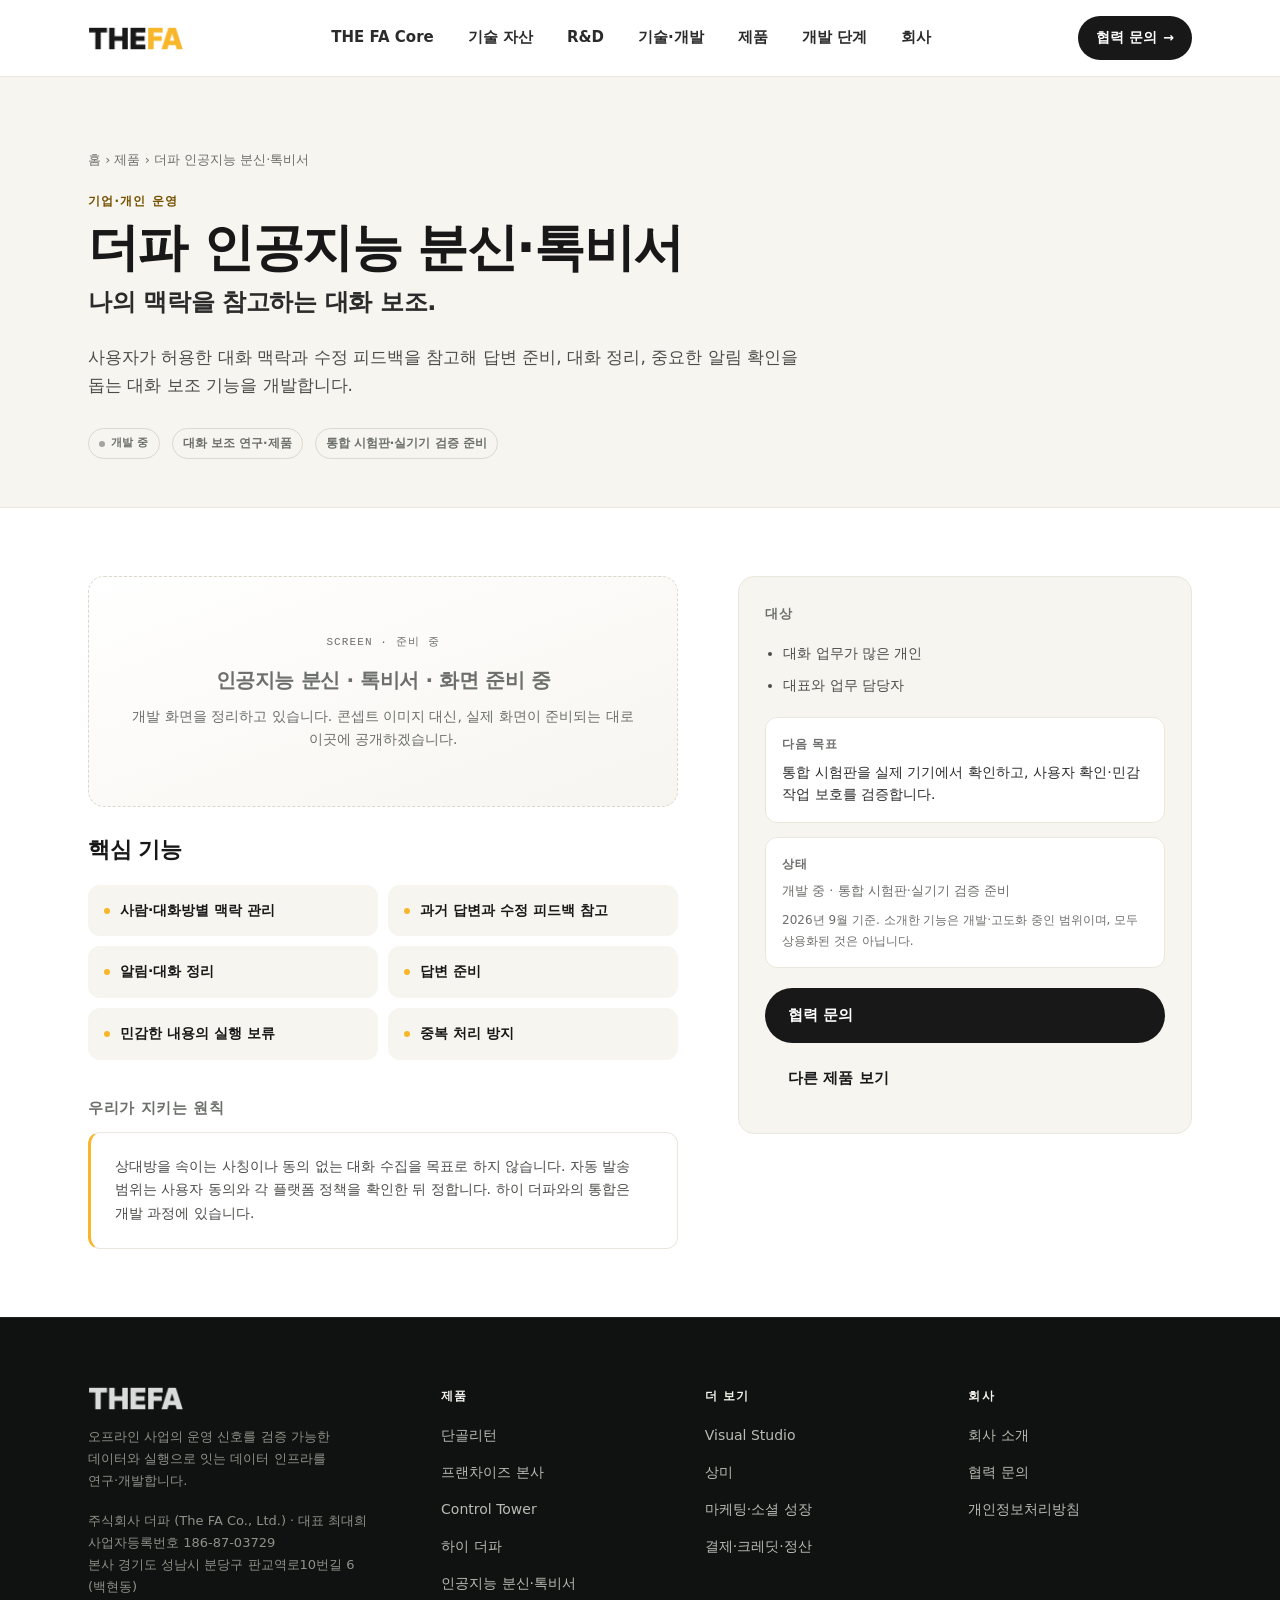
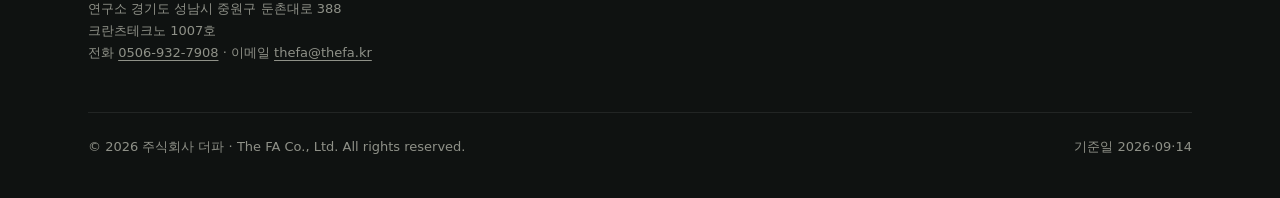
<file: products/ai-persona.html>
<!doctype html>
<html lang="ko">
<head>
<meta charset="utf-8"/>
<meta name="viewport" content="width=device-width,initial-scale=1"/>
<meta name="robots" content="index,follow"/>
<link rel="canonical" href="https://thefa.kr/products/ai-persona.html"/>
<meta property="og:type" content="website"/>
<meta property="og:site_name" content="THE FA"/>
<meta property="og:locale" content="ko_KR"/>
<meta property="og:url" content="https://thefa.kr/products/ai-persona.html"/>
<meta property="og:image" content="https://thefa.kr/assets/brand/og-thefa.jpg"/>
<meta property="og:image:width" content="1200"/>
<meta property="og:image:height" content="630"/>
<meta name="twitter:card" content="summary_large_image"/>
<meta name="description" content="사용자가 허용한 대화 맥락과 수정 피드백을 참고해 답변 준비, 대화 정리, 중요한 알림 확인을 돕는 대화 보조 기능을 개발합니다."/>
<meta property="og:title" content="더파 인공지능 분신·톡비서 — THE FA"/>
<meta property="og:description" content="사용자가 허용한 대화 맥락과 수정 피드백을 참고해 답변 준비, 대화 정리, 중요한 알림 확인을 돕는 대화 보조 기능을 개발합니다."/>
<title>더파 인공지능 분신·톡비서 — THE FA</title>
<link rel="stylesheet" href="../styles.css?v=5"/>
<link rel="icon" href="../favicon.ico" sizes="any"/>
<link rel="icon" type="image/png" sizes="32x32" href="../assets/approved/thefa-icon-32.png"/>
<link rel="apple-touch-icon" href="../assets/approved/thefa-icon-180.png"/>
</head>
<body>

<a class="skip" href="#main">본문 바로가기</a>
<header class="site-header" role="banner">
  <div class="wrap">
    <nav class="nav" aria-label="주 메뉴">
      <a class="brand" href="../index.html" aria-label="THE FA 홈">
        <img src="../assets/approved/thefa-logo.png" alt="THE FA" width="96"/>
        
      </a>
      <ul class="nav-menu">
        <li><a href="../index.html#core">THE FA Core</a></li>
        <li><a href="../index.html#patents">기술 자산</a></li>
        <li><a href="../index.html#research">R&amp;D</a></li>
        <li><a href="../technology/">기술·개발</a></li>
        <li><a href="../index.html#products">제품</a></li>
        <li><a href="../index.html#roadmap">개발 단계</a></li>
        <li><a href="../index.html#company">회사</a></li>
      </ul>
      <a class="nav-cta" href="../contact.html">협력 문의</a>
      <button class="nav-toggle" type="button" aria-expanded="false" aria-controls="nav-panel" aria-label="메뉴 열기"><span></span><span></span><span></span></button>
    </nav>
  </div>
  <div class="nav-panel" id="nav-panel" style="display:none">
    <ul>
      <li><a href="../index.html#core">THE FA Core</a></li>
      <li><a href="../index.html#patents">기술 자산</a></li>
      <li><a href="../index.html#research">R&amp;D</a></li>
      <li><a href="../technology/">기술·개발</a></li>
      <li><a href="../index.html#products">제품</a></li>
      <li><a href="../index.html#roadmap">개발 단계</a></li>
      <li><a href="../index.html#company">회사</a></li>
      <li><a href="../contact.html" data-cta>협력 문의</a></li>
    </ul>
  </div>
</header>

<main id="main">

<section class="product-hero">
  <div class="wrap">
    <nav class="breadcrumb" aria-label="이동 경로">
      <a href="../index.html">홈</a> <span>›</span>
      <a href="../index.html#products">제품</a> <span>›</span>
      <span>더파 인공지능 분신·톡비서</span>
    </nav>
    <div class="group">기업·개인 운영</div>
    <h1>더파 인공지능 분신·톡비서</h1>
    
    <p class="headline">나의 맥락을 참고하는 대화 보조.</p>
    <p class="summary">사용자가 허용한 대화 맥락과 수정 피드백을 참고해 답변 준비, 대화 정리, 중요한 알림 확인을 돕는 대화 보조 기능을 개발합니다.</p>
    <div class="meta">
      <span class="status-pill">개발 중</span>
      <span class="tag">대화 보조 연구·제품</span>
      <span class="tag">통합 시험판·실기기 검증 준비</span>
    </div>
  </div>
</section>

<section class="product-body">
  <div class="wrap">
    <div class="grid-2">
      <div>
        <div style="margin:0 0 24px;padding:56px 40px;background:linear-gradient(160deg,#fff 0%,var(--paper) 100%);border:1px dashed var(--line);border-radius:16px;text-align:center">
          <div style="font-family:ui-monospace,SFMono-Regular,Menlo,monospace;font-size:11px;letter-spacing:.1em;color:var(--muted);margin-bottom:12px">SCREEN · 준비 중</div>
          <h3 style="font-size:20px;margin:0 0 8px;letter-spacing:-.02em">인공지능 분신 · 톡비서 · 화면 준비 중</h3>
          <p style="margin:0;font-size:14px;color:var(--muted);max-width:520px;margin-left:auto;margin-right:auto;line-height:1.6">개발 화면을 정리하고 있습니다. 콘셉트 이미지 대신, 실제 화면이 준비되는 대로 이곳에 공개하겠습니다.</p>
        </div>

        <h2>핵심 기능</h2>
        <ul class="caps"><li>사람·대화방별 맥락 관리</li><li>과거 답변과 수정 피드백 참고</li><li>알림·대화 정리</li><li>답변 준비</li><li>민감한 내용의 실행 보류</li><li>중복 처리 방지</li></ul>
        

        <h3 style="margin-top:36px">우리가 지키는 원칙</h3>
        <div class="boundary-box">상대방을 속이는 사칭이나 동의 없는 대화 수집을 목표로 하지 않습니다. 자동 발송 범위는 사용자 동의와 각 플랫폼 정책을 확인한 뒤 정합니다. 하이 더파와의 통합은 개발 과정에 있습니다.</div>
        
      </div>

      <aside>
        <div class="side">
          <h4>대상</h4>
          <ul><li>대화 업무가 많은 개인</li><li>대표와 업무 담당자</li></ul>
          <div class="next">
            <div style="font-size:12px;letter-spacing:.06em;font-weight:700;color:var(--muted);margin-bottom:6px">다음 목표</div>
            <p style="margin:0;color:var(--ink-2);font-size:14px;line-height:1.6">통합 시험판을 실제 기기에서 확인하고, 사용자 확인·민감 작업 보호를 검증합니다.</p>
          </div>
          <div class="next" style="margin-top:14px">
            <div style="font-size:12px;letter-spacing:.06em;font-weight:700;color:var(--muted);margin-bottom:6px">상태</div>
            <p style="margin:0;font-size:13px;color:var(--muted)">개발 중 · 통합 시험판·실기기 검증 준비</p>
            <p style="margin:8px 0 0;font-size:12px;color:var(--muted)">2026년 9월 기준. 소개한 기능은 개발·고도화 중인 범위이며, 모두 상용화된 것은 아닙니다.</p>
          </div>
          <div style="margin-top:20px;display:flex;flex-direction:column;gap:8px">
            
            <a class="btn dark" href="../contact.html" style="">협력 문의</a>
            <a class="btn light" href="../index.html#products">다른 제품 보기</a>
          </div>
        </div>
      </aside>
    </div>
  </div>
</section>

</main>


<footer class="site-footer" role="contentinfo">
  <div class="wrap">
    <div class="footer-grid">
      <div class="footer-brand">
        <img src="../assets/approved/thefa-logo.png" alt="THE FA"/>
        <p>오프라인 사업의 운영 신호를 검증 가능한 데이터와 실행으로 잇는 데이터 인프라를 연구·개발합니다.</p>
        <address style="margin-top:18px;font-style:normal;font-size:13px;color:#8f9188;line-height:1.7">
          주식회사 더파 (The FA Co., Ltd.) · 대표 최대희<br/>
          사업자등록번호 186-87-03729<br/>
          본사 경기도 성남시 분당구 판교역로10번길 6 (백현동)<br/>
          연구소 경기도 성남시 중원구 둔촌대로 388 크란츠테크노 1007호<br/>
          전화 <a href="tel:0506-932-7908" style="color:inherit">0506-932-7908</a> ·
          이메일 <a href="mailto:thefa@thefa.kr" style="color:inherit;text-decoration:underline">thefa@thefa.kr</a>
        </address>
      </div>
      <div class="footer-col">
        <h4>제품</h4>
        <ul>
          <li><a href="dangolreturn.html">단골리턴</a></li>
          <li><a href="franchise-hq.html">프랜차이즈 본사</a></li>
          <li><a href="control-tower.html">Control Tower</a></li>
          <li><a href="hi-the-fa.html">하이 더파</a></li>
          <li><a href="ai-persona.html">인공지능 분신·톡비서</a></li>
        </ul>
      </div>
      <div class="footer-col">
        <h4>더 보기</h4>
        <ul>
          <li><a href="visual-studio.html">Visual Studio</a></li>
          <li><a href="sangmi.html">상미</a></li>
          <li><a href="ai-marketing.html">마케팅·소셜 성장</a></li>
          <li><a href="payments-finance.html">결제·크레딧·정산</a></li>
        </ul>
      </div>
      <div class="footer-col">
        <h4>회사</h4>
        <ul>
          <li><a href="../index.html#company">회사 소개</a></li>
          <li><a href="../contact.html">협력 문의</a></li>
          <li><a href="../privacy.html">개인정보처리방침</a></li>
        </ul>
      </div>
    </div>
    <div class="footer-bottom">
      <div>© 2026 주식회사 더파 · The FA Co., Ltd. All rights reserved.</div>
      <div class="legal">
        <span>기준일 2026·09·14</span>
      </div>
    </div>
  </div>
</footer>
<script src="../app.js?v=4a"></script>
</body>
</html>
</file>
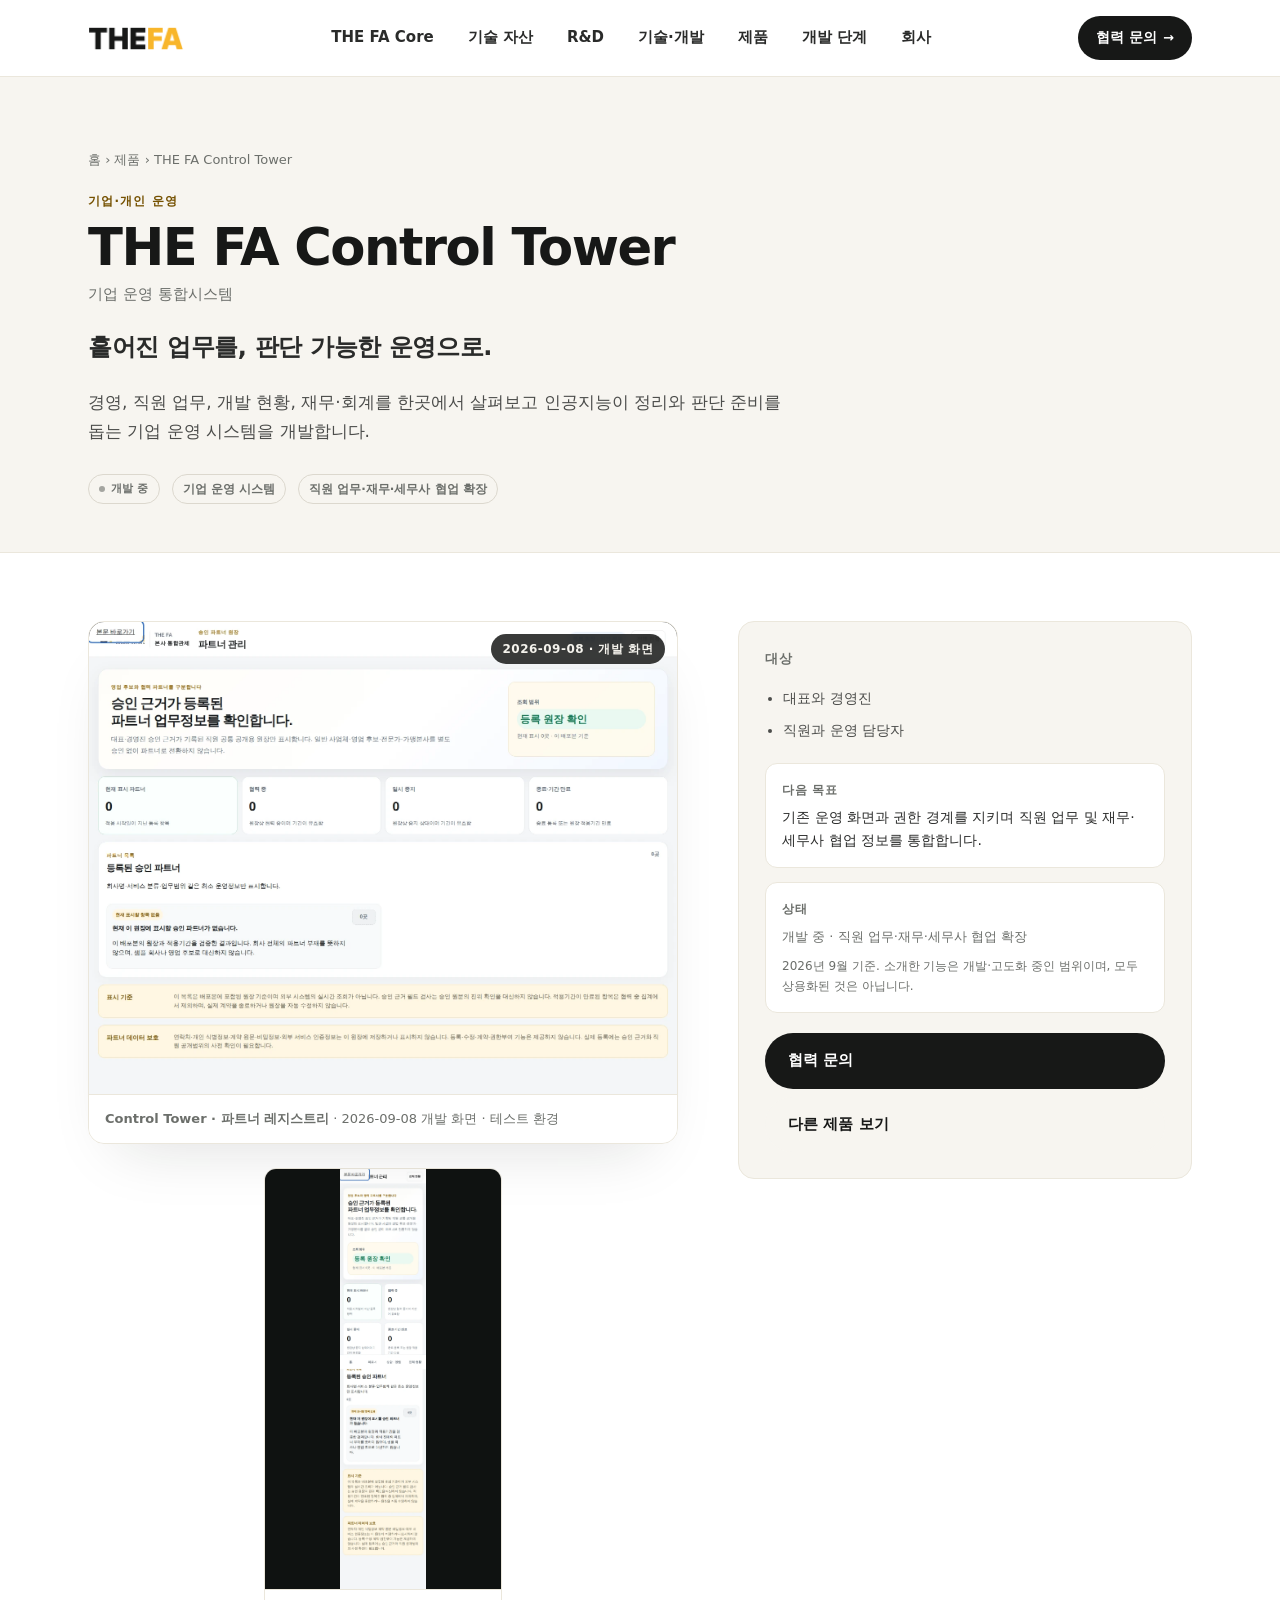
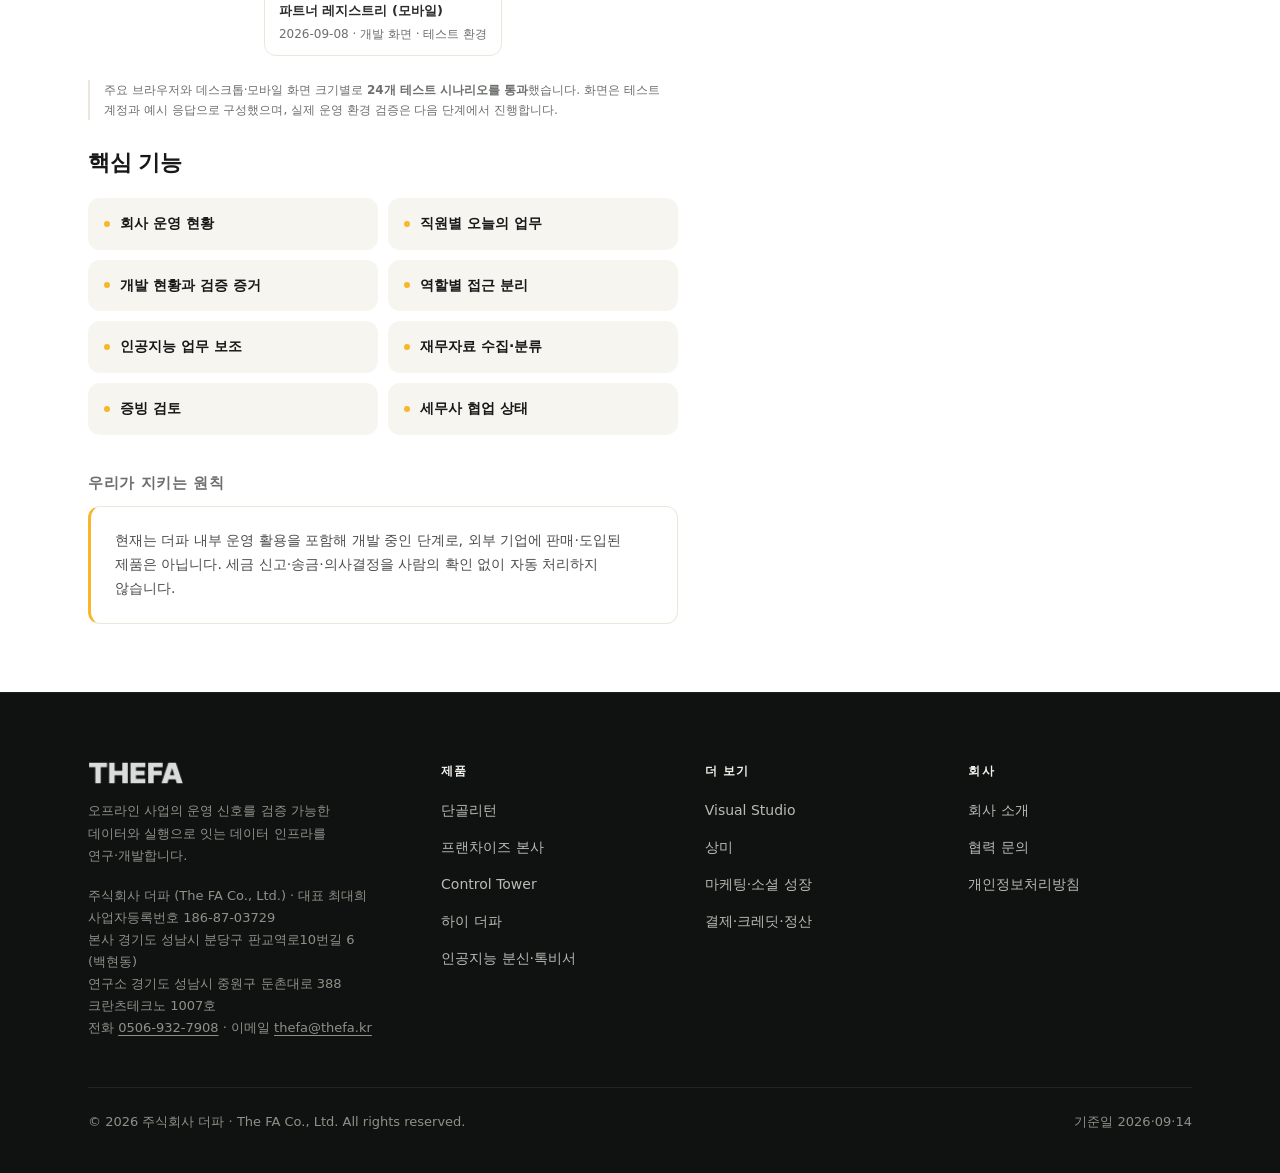
<file: products/control-tower.html>
<!doctype html>
<html lang="ko">
<head>
<meta charset="utf-8"/>
<meta name="viewport" content="width=device-width,initial-scale=1"/>
<meta name="robots" content="index,follow"/>
<link rel="canonical" href="https://thefa.kr/products/control-tower.html"/>
<meta property="og:type" content="website"/>
<meta property="og:site_name" content="THE FA"/>
<meta property="og:locale" content="ko_KR"/>
<meta property="og:url" content="https://thefa.kr/products/control-tower.html"/>
<meta property="og:image" content="https://thefa.kr/assets/brand/og-thefa.jpg"/>
<meta property="og:image:width" content="1200"/>
<meta property="og:image:height" content="630"/>
<meta name="twitter:card" content="summary_large_image"/>
<meta name="description" content="경영, 직원 업무, 개발 현황, 재무·회계를 한곳에서 살펴보고 인공지능이 정리와 판단 준비를 돕는 기업 운영 시스템을 개발합니다."/>
<meta property="og:title" content="THE FA Control Tower — THE FA"/>
<meta property="og:description" content="경영, 직원 업무, 개발 현황, 재무·회계를 한곳에서 살펴보고 인공지능이 정리와 판단 준비를 돕는 기업 운영 시스템을 개발합니다."/>
<title>THE FA Control Tower — THE FA</title>
<link rel="stylesheet" href="../styles.css?v=5"/>
<link rel="icon" href="../favicon.ico" sizes="any"/>
<link rel="icon" type="image/png" sizes="32x32" href="../assets/approved/thefa-icon-32.png"/>
<link rel="apple-touch-icon" href="../assets/approved/thefa-icon-180.png"/>
</head>
<body>

<a class="skip" href="#main">본문 바로가기</a>
<header class="site-header" role="banner">
  <div class="wrap">
    <nav class="nav" aria-label="주 메뉴">
      <a class="brand" href="../index.html" aria-label="THE FA 홈">
        <img src="../assets/approved/thefa-logo.png" alt="THE FA" width="96"/>
        
      </a>
      <ul class="nav-menu">
        <li><a href="../index.html#core">THE FA Core</a></li>
        <li><a href="../index.html#patents">기술 자산</a></li>
        <li><a href="../index.html#research">R&amp;D</a></li>
        <li><a href="../technology/">기술·개발</a></li>
        <li><a href="../index.html#products">제품</a></li>
        <li><a href="../index.html#roadmap">개발 단계</a></li>
        <li><a href="../index.html#company">회사</a></li>
      </ul>
      <a class="nav-cta" href="../contact.html">협력 문의</a>
      <button class="nav-toggle" type="button" aria-expanded="false" aria-controls="nav-panel" aria-label="메뉴 열기"><span></span><span></span><span></span></button>
    </nav>
  </div>
  <div class="nav-panel" id="nav-panel" style="display:none">
    <ul>
      <li><a href="../index.html#core">THE FA Core</a></li>
      <li><a href="../index.html#patents">기술 자산</a></li>
      <li><a href="../index.html#research">R&amp;D</a></li>
      <li><a href="../technology/">기술·개발</a></li>
      <li><a href="../index.html#products">제품</a></li>
      <li><a href="../index.html#roadmap">개발 단계</a></li>
      <li><a href="../index.html#company">회사</a></li>
      <li><a href="../contact.html" data-cta>협력 문의</a></li>
    </ul>
  </div>
</header>

<main id="main">

<section class="product-hero">
  <div class="wrap">
    <nav class="breadcrumb" aria-label="이동 경로">
      <a href="../index.html">홈</a> <span>›</span>
      <a href="../index.html#products">제품</a> <span>›</span>
      <span>THE FA Control Tower</span>
    </nav>
    <div class="group">기업·개인 운영</div>
    <h1>THE FA Control Tower</h1>
    <div class="name-sub">기업 운영 통합시스템</div>
    <p class="headline">흩어진 업무를, 판단 가능한 운영으로.</p>
    <p class="summary">경영, 직원 업무, 개발 현황, 재무·회계를 한곳에서 살펴보고 인공지능이 정리와 판단 준비를 돕는 기업 운영 시스템을 개발합니다.</p>
    <div class="meta">
      <span class="status-pill">개발 중</span>
      <span class="tag">기업 운영 시스템</span>
      <span class="tag">직원 업무·재무·세무사 협업 확장</span>
    </div>
  </div>
</section>

<section class="product-body">
  <div class="wrap">
    <div class="grid-2">
      <div>
        <figure class="spot-media" data-zoom
             data-caption="Control Tower · 파트너 레지스트리 데스크톱 (2026-09-08 개발 화면 · 테스트 환경)"
             style="margin:0 0 24px">
          <span class="badge">2026-09-08 · 개발 화면</span>
          <img src="../assets/screens/08_control_tower_partner_registry_desktop.webp"
               alt="Control Tower 파트너 레지스트리 데스크톱 화면."
               loading="lazy"/>
          <figcaption class="cap"><b>Control Tower · 파트너 레지스트리</b> · 2026-09-08 개발 화면 · 테스트 환경</figcaption>
        </figure>

        <div class="screen-lockup" style="grid-template-columns: 1fr">
          <figure data-zoom data-caption="Control Tower · 파트너 레지스트리 모바일 (2026-09-08 개발 화면 · 테스트 환경)" style="max-width:520px;margin:0 auto">
            <img src="../assets/screens/09_control_tower_partner_registry_mobile.webp" alt="Control Tower 파트너 레지스트리 모바일 화면." loading="lazy" style="aspect-ratio:auto"/>
            <figcaption><b>파트너 레지스트리 (모바일)</b>2026-09-08 · 개발 화면 · 테스트 환경</figcaption>
          </figure>
        </div>
        <p style="font-size:12px;color:var(--muted);margin:4px 0 24px;padding-left:14px;border-left:2px solid var(--line-2)">
          주요 브라우저와 데스크톱·모바일 화면 크기별로 <b>24개 테스트 시나리오를 통과</b>했습니다. 화면은 테스트 계정과 예시 응답으로 구성했으며, 실제 운영 환경 검증은 다음 단계에서 진행합니다.
        </p>

        <h2>핵심 기능</h2>
        <ul class="caps"><li>회사 운영 현황</li><li>직원별 오늘의 업무</li><li>개발 현황과 검증 증거</li><li>역할별 접근 분리</li><li>인공지능 업무 보조</li><li>재무자료 수집·분류</li><li>증빙 검토</li><li>세무사 협업 상태</li></ul>
        

        <h3 style="margin-top:36px">우리가 지키는 원칙</h3>
        <div class="boundary-box">현재는 더파 내부 운영 활용을 포함해 개발 중인 단계로, 외부 기업에 판매·도입된 제품은 아닙니다. 세금 신고·송금·의사결정을 사람의 확인 없이 자동 처리하지 않습니다.</div>
        
      </div>

      <aside>
        <div class="side">
          <h4>대상</h4>
          <ul><li>대표와 경영진</li><li>직원과 운영 담당자</li></ul>
          <div class="next">
            <div style="font-size:12px;letter-spacing:.06em;font-weight:700;color:var(--muted);margin-bottom:6px">다음 목표</div>
            <p style="margin:0;color:var(--ink-2);font-size:14px;line-height:1.6">기존 운영 화면과 권한 경계를 지키며 직원 업무 및 재무·세무사 협업 정보를 통합합니다.</p>
          </div>
          <div class="next" style="margin-top:14px">
            <div style="font-size:12px;letter-spacing:.06em;font-weight:700;color:var(--muted);margin-bottom:6px">상태</div>
            <p style="margin:0;font-size:13px;color:var(--muted)">개발 중 · 직원 업무·재무·세무사 협업 확장</p>
            <p style="margin:8px 0 0;font-size:12px;color:var(--muted)">2026년 9월 기준. 소개한 기능은 개발·고도화 중인 범위이며, 모두 상용화된 것은 아닙니다.</p>
          </div>
          <div style="margin-top:20px;display:flex;flex-direction:column;gap:8px">
            
            <a class="btn dark" href="../contact.html" style="">협력 문의</a>
            <a class="btn light" href="../index.html#products">다른 제품 보기</a>
          </div>
        </div>
      </aside>
    </div>
  </div>
</section>

</main>


<footer class="site-footer" role="contentinfo">
  <div class="wrap">
    <div class="footer-grid">
      <div class="footer-brand">
        <img src="../assets/approved/thefa-logo.png" alt="THE FA"/>
        <p>오프라인 사업의 운영 신호를 검증 가능한 데이터와 실행으로 잇는 데이터 인프라를 연구·개발합니다.</p>
        <address style="margin-top:18px;font-style:normal;font-size:13px;color:#8f9188;line-height:1.7">
          주식회사 더파 (The FA Co., Ltd.) · 대표 최대희<br/>
          사업자등록번호 186-87-03729<br/>
          본사 경기도 성남시 분당구 판교역로10번길 6 (백현동)<br/>
          연구소 경기도 성남시 중원구 둔촌대로 388 크란츠테크노 1007호<br/>
          전화 <a href="tel:0506-932-7908" style="color:inherit">0506-932-7908</a> ·
          이메일 <a href="mailto:thefa@thefa.kr" style="color:inherit;text-decoration:underline">thefa@thefa.kr</a>
        </address>
      </div>
      <div class="footer-col">
        <h4>제품</h4>
        <ul>
          <li><a href="dangolreturn.html">단골리턴</a></li>
          <li><a href="franchise-hq.html">프랜차이즈 본사</a></li>
          <li><a href="control-tower.html">Control Tower</a></li>
          <li><a href="hi-the-fa.html">하이 더파</a></li>
          <li><a href="ai-persona.html">인공지능 분신·톡비서</a></li>
        </ul>
      </div>
      <div class="footer-col">
        <h4>더 보기</h4>
        <ul>
          <li><a href="visual-studio.html">Visual Studio</a></li>
          <li><a href="sangmi.html">상미</a></li>
          <li><a href="ai-marketing.html">마케팅·소셜 성장</a></li>
          <li><a href="payments-finance.html">결제·크레딧·정산</a></li>
        </ul>
      </div>
      <div class="footer-col">
        <h4>회사</h4>
        <ul>
          <li><a href="../index.html#company">회사 소개</a></li>
          <li><a href="../contact.html">협력 문의</a></li>
          <li><a href="../privacy.html">개인정보처리방침</a></li>
        </ul>
      </div>
    </div>
    <div class="footer-bottom">
      <div>© 2026 주식회사 더파 · The FA Co., Ltd. All rights reserved.</div>
      <div class="legal">
        <span>기준일 2026·09·14</span>
      </div>
    </div>
  </div>
</footer>
<script src="../app.js?v=4a"></script>
</body>
</html>
</file>
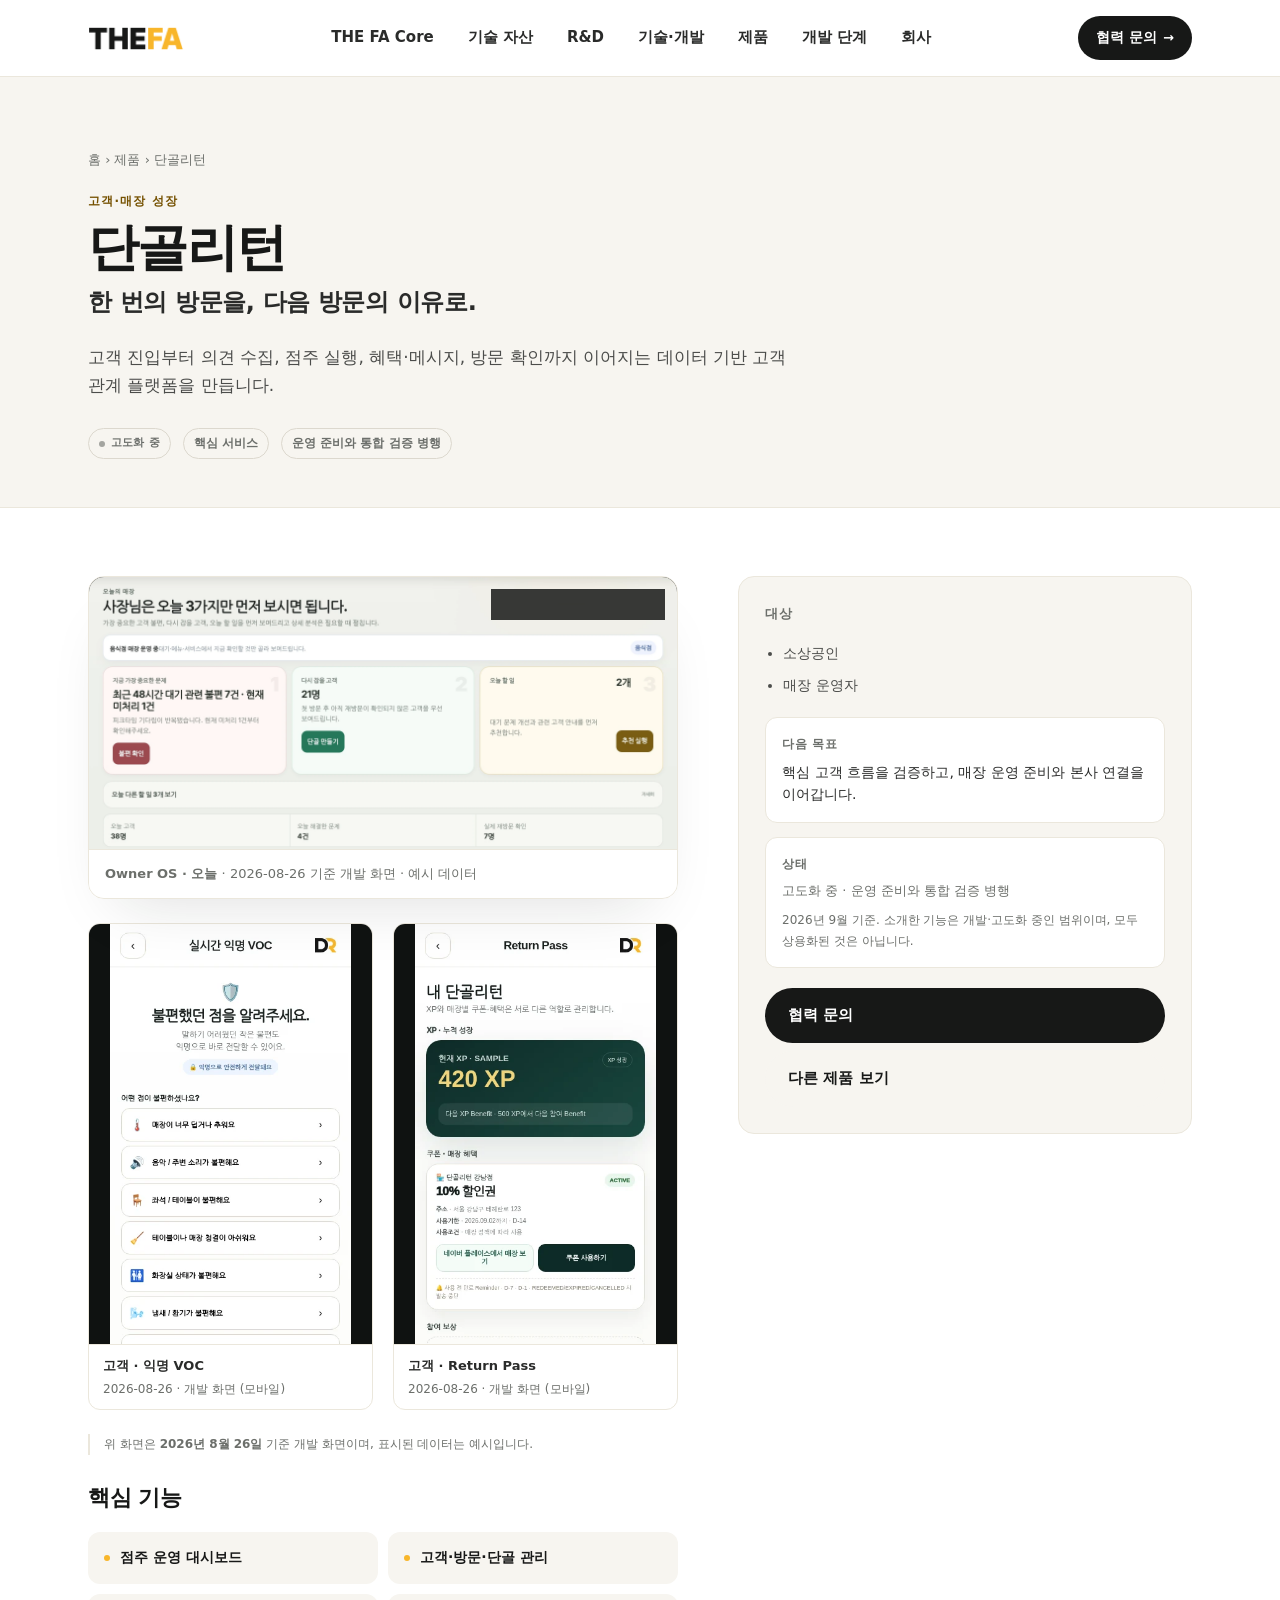
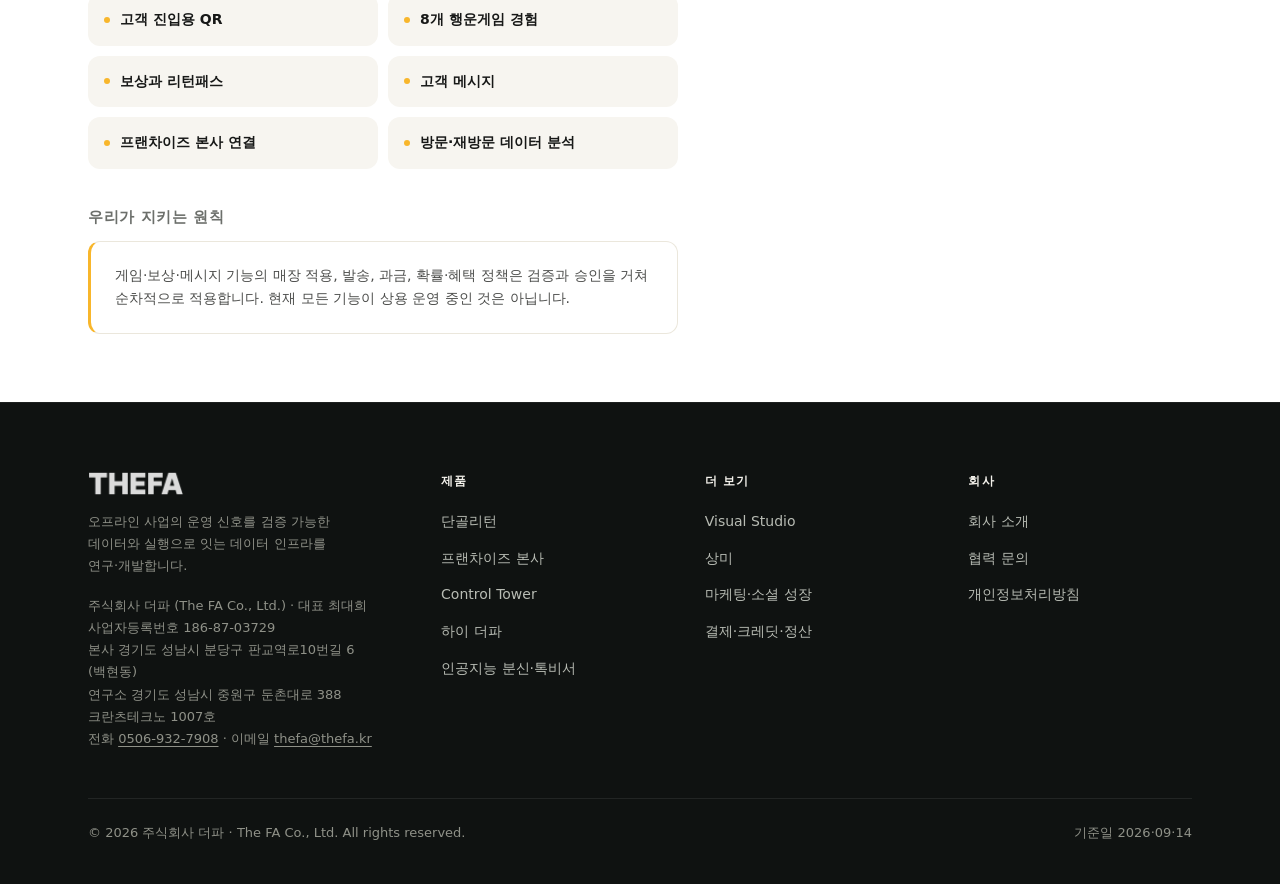
<file: products/dangolreturn.html>
<!doctype html>
<html lang="ko">
<head>
<meta charset="utf-8"/>
<meta name="viewport" content="width=device-width,initial-scale=1"/>
<meta name="robots" content="index,follow"/>
<link rel="canonical" href="https://thefa.kr/products/dangolreturn.html"/>
<meta property="og:type" content="website"/>
<meta property="og:site_name" content="THE FA"/>
<meta property="og:locale" content="ko_KR"/>
<meta property="og:url" content="https://thefa.kr/products/dangolreturn.html"/>
<meta property="og:image" content="https://thefa.kr/assets/brand/og-thefa.jpg"/>
<meta property="og:image:width" content="1200"/>
<meta property="og:image:height" content="630"/>
<meta name="twitter:card" content="summary_large_image"/>
<meta name="description" content="고객 진입부터 의견 수집, 점주 실행, 혜택·메시지, 방문 확인까지 이어지는 데이터 기반 고객 관계 플랫폼을 만듭니다."/>
<meta property="og:title" content="단골리턴 — THE FA"/>
<meta property="og:description" content="고객 진입부터 의견 수집, 점주 실행, 혜택·메시지, 방문 확인까지 이어지는 데이터 기반 고객 관계 플랫폼을 만듭니다."/>
<title>단골리턴 — THE FA</title>
<link rel="stylesheet" href="../styles.css?v=5"/>
<link rel="icon" href="../favicon.ico" sizes="any"/>
<link rel="icon" type="image/png" sizes="32x32" href="../assets/approved/thefa-icon-32.png"/>
<link rel="apple-touch-icon" href="../assets/approved/thefa-icon-180.png"/>
</head>
<body>

<a class="skip" href="#main">본문 바로가기</a>
<header class="site-header" role="banner">
  <div class="wrap">
    <nav class="nav" aria-label="주 메뉴">
      <a class="brand" href="../index.html" aria-label="THE FA 홈">
        <img src="../assets/approved/thefa-logo.png" alt="THE FA" width="96"/>
        
      </a>
      <ul class="nav-menu">
        <li><a href="../index.html#core">THE FA Core</a></li>
        <li><a href="../index.html#patents">기술 자산</a></li>
        <li><a href="../index.html#research">R&amp;D</a></li>
        <li><a href="../technology/">기술·개발</a></li>
        <li><a href="../index.html#products">제품</a></li>
        <li><a href="../index.html#roadmap">개발 단계</a></li>
        <li><a href="../index.html#company">회사</a></li>
      </ul>
      <a class="nav-cta" href="../contact.html">협력 문의</a>
      <button class="nav-toggle" type="button" aria-expanded="false" aria-controls="nav-panel" aria-label="메뉴 열기"><span></span><span></span><span></span></button>
    </nav>
  </div>
  <div class="nav-panel" id="nav-panel" style="display:none">
    <ul>
      <li><a href="../index.html#core">THE FA Core</a></li>
      <li><a href="../index.html#patents">기술 자산</a></li>
      <li><a href="../index.html#research">R&amp;D</a></li>
      <li><a href="../technology/">기술·개발</a></li>
      <li><a href="../index.html#products">제품</a></li>
      <li><a href="../index.html#roadmap">개발 단계</a></li>
      <li><a href="../index.html#company">회사</a></li>
      <li><a href="../contact.html" data-cta>협력 문의</a></li>
    </ul>
  </div>
</header>

<main id="main">

<section class="product-hero">
  <div class="wrap">
    <nav class="breadcrumb" aria-label="이동 경로">
      <a href="../index.html">홈</a> <span>›</span>
      <a href="../index.html#products">제품</a> <span>›</span>
      <span>단골리턴</span>
    </nav>
    <div class="group">고객·매장 성장</div>
    <h1>단골리턴</h1>
    
    <p class="headline">한 번의 방문을, 다음 방문의 이유로.</p>
    <p class="summary">고객 진입부터 의견 수집, 점주 실행, 혜택·메시지, 방문 확인까지 이어지는 데이터 기반 고객 관계 플랫폼을 만듭니다.</p>
    <div class="meta">
      <span class="status-pill">고도화 중</span>
      <span class="tag">핵심 서비스</span>
      <span class="tag">운영 준비와 통합 검증 병행</span>
    </div>
  </div>
</section>

<section class="product-body">
  <div class="wrap">
    <div class="grid-2">
      <div>
        <figure class="spot-media" data-zoom
             data-caption="Owner OS · 오늘 (2026-08-26 기준 개발 화면 · 예시 데이터)"
             style="margin:0 0 24px">
          <span class="badge">2026-08-26 · 개발 화면</span>
          <img src="../assets/screens/01_owner_os_today.webp"
               alt="점주용 Owner OS의 오늘 화면. 방문·VOC·실행 리스트."
               loading="lazy" width="2380" height="1100"/>
          <figcaption class="cap"><b>Owner OS · 오늘</b> · 2026-08-26 기준 개발 화면 · 예시 데이터</figcaption>
        </figure>

        <div class="screen-lockup">
          <figure data-zoom data-caption="고객 · 익명 VOC (2026-08-26 기준 개발 화면 · 모바일)">
            <img src="../assets/screens/06_customer_anonymous_voc.webp" alt="고객 익명 VOC 모바일 화면." loading="lazy" style="aspect-ratio:390/680"/>
            <figcaption><b>고객 · 익명 VOC</b>2026-08-26 · 개발 화면 (모바일)</figcaption>
          </figure>
          <figure data-zoom data-caption="고객 · Return Pass (2026-08-26 기준 개발 화면 · 모바일)">
            <img src="../assets/screens/07_customer_return_pass.webp" alt="고객 Return Pass 모바일 화면." loading="lazy" style="aspect-ratio:390/680"/>
            <figcaption><b>고객 · Return Pass</b>2026-08-26 · 개발 화면 (모바일)</figcaption>
          </figure>
        </div>
        <p style="font-size:12px;color:var(--muted);margin:4px 0 24px;padding-left:14px;border-left:2px solid var(--line-2)">위 화면은 <b>2026년 8월 26일</b> 기준 개발 화면이며, 표시된 데이터는 예시입니다.</p>

        <h2>핵심 기능</h2>
        <ul class="caps"><li>점주 운영 대시보드</li><li>고객·방문·단골 관리</li><li>고객 진입용 QR</li><li>8개 행운게임 경험</li><li>보상과 리턴패스</li><li>고객 메시지</li><li>프랜차이즈 본사 연결</li><li>방문·재방문 데이터 분석</li></ul>
        

        <h3 style="margin-top:36px">우리가 지키는 원칙</h3>
        <div class="boundary-box">게임·보상·메시지 기능의 매장 적용, 발송, 과금, 확률·혜택 정책은 검증과 승인을 거쳐 순차적으로 적용합니다. 현재 모든 기능이 상용 운영 중인 것은 아닙니다.</div>
        
      </div>

      <aside>
        <div class="side">
          <h4>대상</h4>
          <ul><li>소상공인</li><li>매장 운영자</li></ul>
          <div class="next">
            <div style="font-size:12px;letter-spacing:.06em;font-weight:700;color:var(--muted);margin-bottom:6px">다음 목표</div>
            <p style="margin:0;color:var(--ink-2);font-size:14px;line-height:1.6">핵심 고객 흐름을 검증하고, 매장 운영 준비와 본사 연결을 이어갑니다.</p>
          </div>
          <div class="next" style="margin-top:14px">
            <div style="font-size:12px;letter-spacing:.06em;font-weight:700;color:var(--muted);margin-bottom:6px">상태</div>
            <p style="margin:0;font-size:13px;color:var(--muted)">고도화 중 · 운영 준비와 통합 검증 병행</p>
            <p style="margin:8px 0 0;font-size:12px;color:var(--muted)">2026년 9월 기준. 소개한 기능은 개발·고도화 중인 범위이며, 모두 상용화된 것은 아닙니다.</p>
          </div>
          <div style="margin-top:20px;display:flex;flex-direction:column;gap:8px">
            
            <a class="btn dark" href="../contact.html" style="">협력 문의</a>
            <a class="btn light" href="../index.html#products">다른 제품 보기</a>
          </div>
        </div>
      </aside>
    </div>
  </div>
</section>

</main>


<footer class="site-footer" role="contentinfo">
  <div class="wrap">
    <div class="footer-grid">
      <div class="footer-brand">
        <img src="../assets/approved/thefa-logo.png" alt="THE FA"/>
        <p>오프라인 사업의 운영 신호를 검증 가능한 데이터와 실행으로 잇는 데이터 인프라를 연구·개발합니다.</p>
        <address style="margin-top:18px;font-style:normal;font-size:13px;color:#8f9188;line-height:1.7">
          주식회사 더파 (The FA Co., Ltd.) · 대표 최대희<br/>
          사업자등록번호 186-87-03729<br/>
          본사 경기도 성남시 분당구 판교역로10번길 6 (백현동)<br/>
          연구소 경기도 성남시 중원구 둔촌대로 388 크란츠테크노 1007호<br/>
          전화 <a href="tel:0506-932-7908" style="color:inherit">0506-932-7908</a> ·
          이메일 <a href="mailto:thefa@thefa.kr" style="color:inherit;text-decoration:underline">thefa@thefa.kr</a>
        </address>
      </div>
      <div class="footer-col">
        <h4>제품</h4>
        <ul>
          <li><a href="dangolreturn.html">단골리턴</a></li>
          <li><a href="franchise-hq.html">프랜차이즈 본사</a></li>
          <li><a href="control-tower.html">Control Tower</a></li>
          <li><a href="hi-the-fa.html">하이 더파</a></li>
          <li><a href="ai-persona.html">인공지능 분신·톡비서</a></li>
        </ul>
      </div>
      <div class="footer-col">
        <h4>더 보기</h4>
        <ul>
          <li><a href="visual-studio.html">Visual Studio</a></li>
          <li><a href="sangmi.html">상미</a></li>
          <li><a href="ai-marketing.html">마케팅·소셜 성장</a></li>
          <li><a href="payments-finance.html">결제·크레딧·정산</a></li>
        </ul>
      </div>
      <div class="footer-col">
        <h4>회사</h4>
        <ul>
          <li><a href="../index.html#company">회사 소개</a></li>
          <li><a href="../contact.html">협력 문의</a></li>
          <li><a href="../privacy.html">개인정보처리방침</a></li>
        </ul>
      </div>
    </div>
    <div class="footer-bottom">
      <div>© 2026 주식회사 더파 · The FA Co., Ltd. All rights reserved.</div>
      <div class="legal">
        <span>기준일 2026·09·14</span>
      </div>
    </div>
  </div>
</footer>
<script src="../app.js?v=4a"></script>
</body>
</html>
</file>
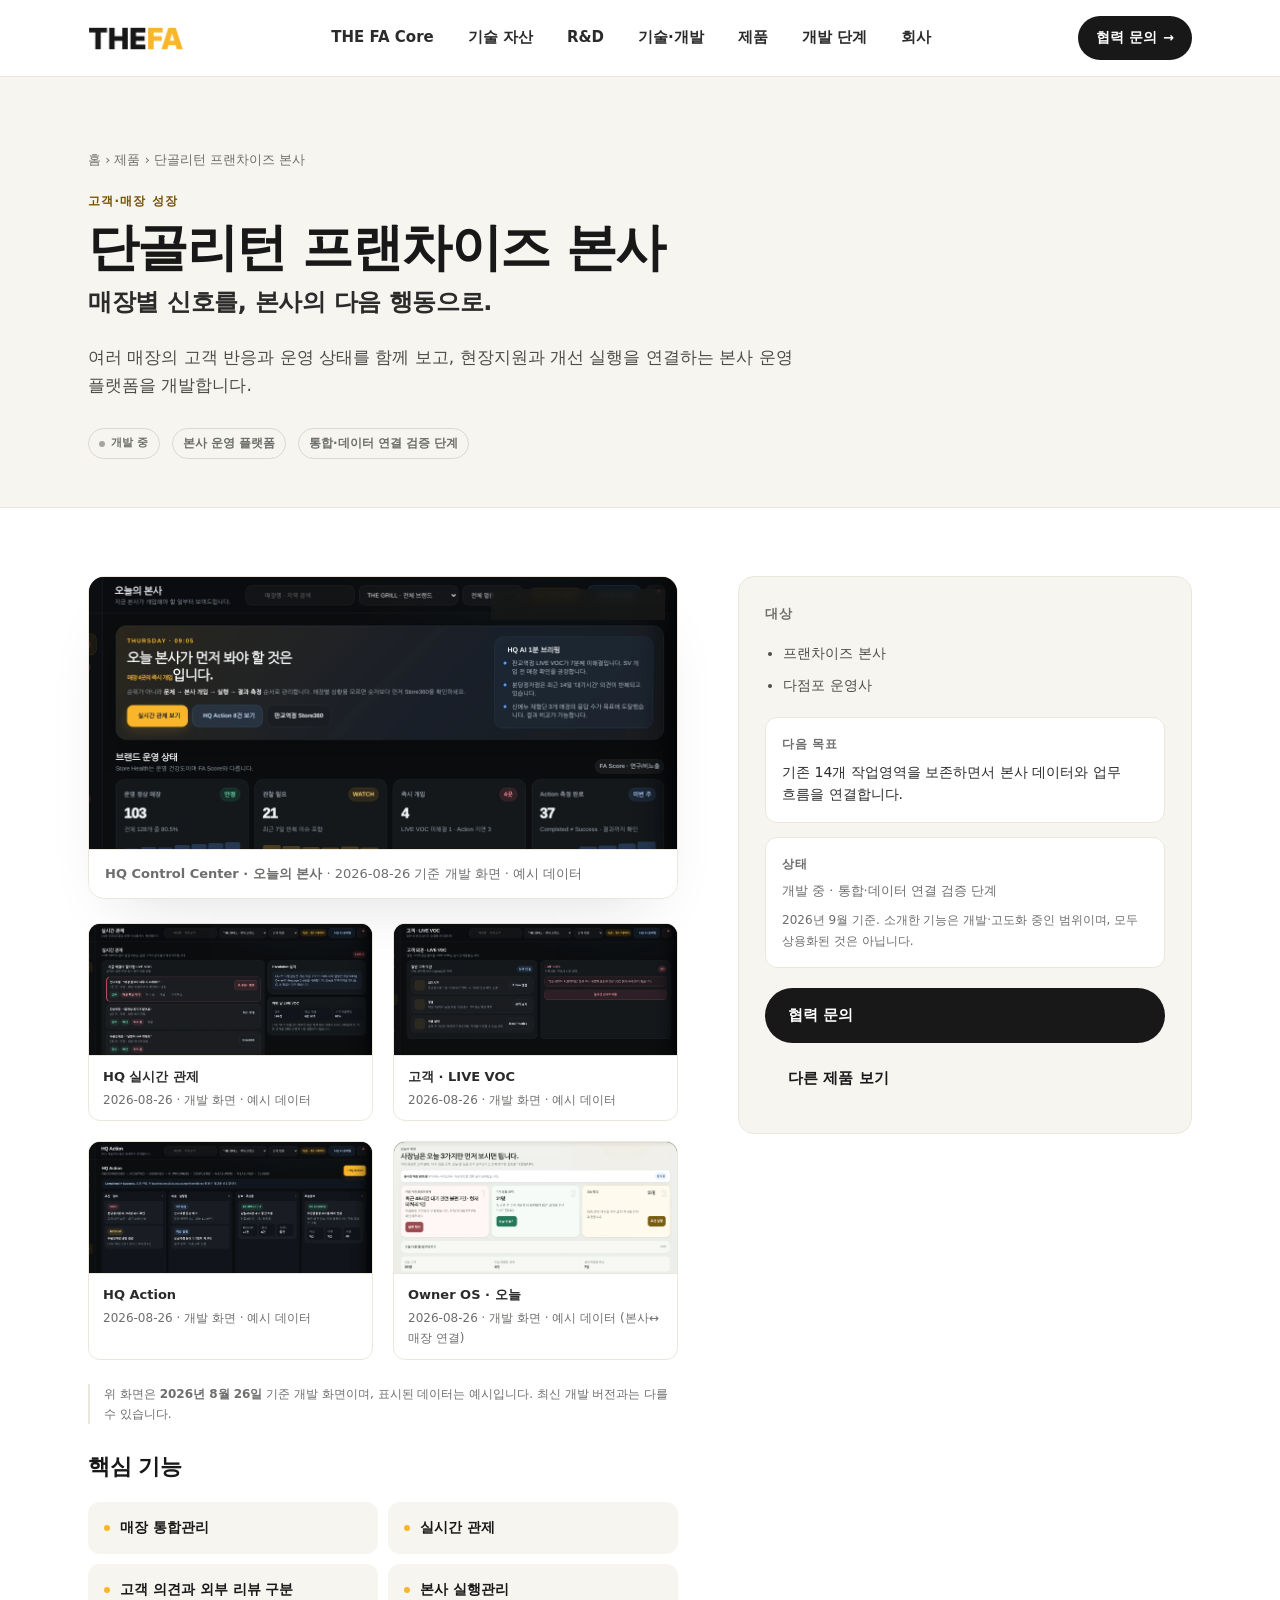
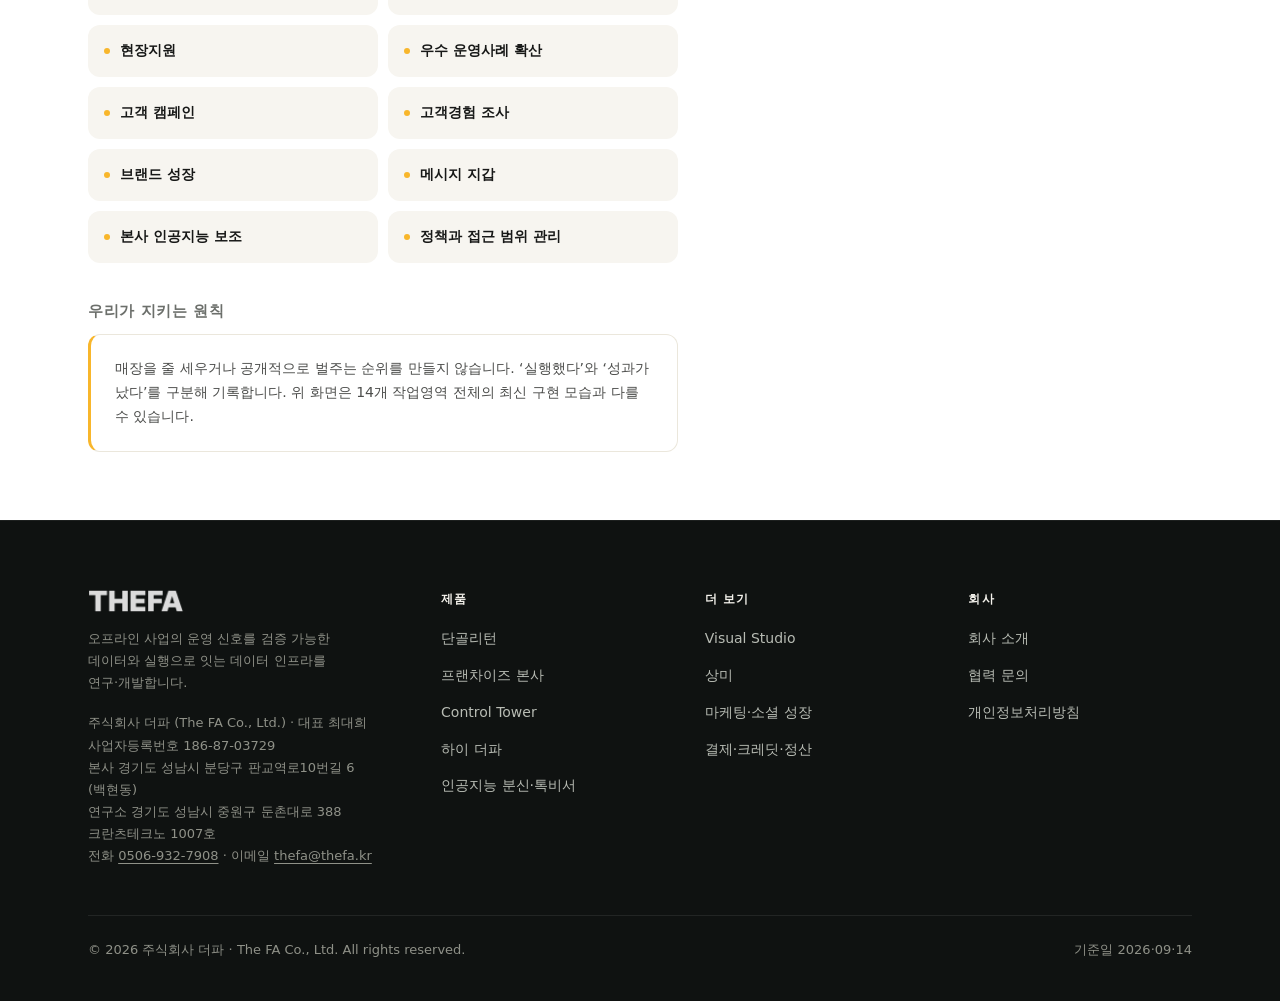
<file: products/franchise-hq.html>
<!doctype html>
<html lang="ko">
<head>
<meta charset="utf-8"/>
<meta name="viewport" content="width=device-width,initial-scale=1"/>
<meta name="robots" content="index,follow"/>
<link rel="canonical" href="https://thefa.kr/products/franchise-hq.html"/>
<meta property="og:type" content="website"/>
<meta property="og:site_name" content="THE FA"/>
<meta property="og:locale" content="ko_KR"/>
<meta property="og:url" content="https://thefa.kr/products/franchise-hq.html"/>
<meta property="og:image" content="https://thefa.kr/assets/brand/og-thefa.jpg"/>
<meta property="og:image:width" content="1200"/>
<meta property="og:image:height" content="630"/>
<meta name="twitter:card" content="summary_large_image"/>
<meta name="description" content="여러 매장의 고객 반응과 운영 상태를 함께 보고, 현장지원과 개선 실행을 연결하는 본사 운영 플랫폼을 개발합니다."/>
<meta property="og:title" content="단골리턴 프랜차이즈 본사 — THE FA"/>
<meta property="og:description" content="여러 매장의 고객 반응과 운영 상태를 함께 보고, 현장지원과 개선 실행을 연결하는 본사 운영 플랫폼을 개발합니다."/>
<title>단골리턴 프랜차이즈 본사 — THE FA</title>
<link rel="stylesheet" href="../styles.css?v=5"/>
<link rel="icon" href="../favicon.ico" sizes="any"/>
<link rel="icon" type="image/png" sizes="32x32" href="../assets/approved/thefa-icon-32.png"/>
<link rel="apple-touch-icon" href="../assets/approved/thefa-icon-180.png"/>
</head>
<body>

<a class="skip" href="#main">본문 바로가기</a>
<header class="site-header" role="banner">
  <div class="wrap">
    <nav class="nav" aria-label="주 메뉴">
      <a class="brand" href="../index.html" aria-label="THE FA 홈">
        <img src="../assets/approved/thefa-logo.png" alt="THE FA" width="96"/>
        
      </a>
      <ul class="nav-menu">
        <li><a href="../index.html#core">THE FA Core</a></li>
        <li><a href="../index.html#patents">기술 자산</a></li>
        <li><a href="../index.html#research">R&amp;D</a></li>
        <li><a href="../technology/">기술·개발</a></li>
        <li><a href="../index.html#products">제품</a></li>
        <li><a href="../index.html#roadmap">개발 단계</a></li>
        <li><a href="../index.html#company">회사</a></li>
      </ul>
      <a class="nav-cta" href="../contact.html">협력 문의</a>
      <button class="nav-toggle" type="button" aria-expanded="false" aria-controls="nav-panel" aria-label="메뉴 열기"><span></span><span></span><span></span></button>
    </nav>
  </div>
  <div class="nav-panel" id="nav-panel" style="display:none">
    <ul>
      <li><a href="../index.html#core">THE FA Core</a></li>
      <li><a href="../index.html#patents">기술 자산</a></li>
      <li><a href="../index.html#research">R&amp;D</a></li>
      <li><a href="../technology/">기술·개발</a></li>
      <li><a href="../index.html#products">제품</a></li>
      <li><a href="../index.html#roadmap">개발 단계</a></li>
      <li><a href="../index.html#company">회사</a></li>
      <li><a href="../contact.html" data-cta>협력 문의</a></li>
    </ul>
  </div>
</header>

<main id="main">

<section class="product-hero">
  <div class="wrap">
    <nav class="breadcrumb" aria-label="이동 경로">
      <a href="../index.html">홈</a> <span>›</span>
      <a href="../index.html#products">제품</a> <span>›</span>
      <span>단골리턴 프랜차이즈 본사</span>
    </nav>
    <div class="group">고객·매장 성장</div>
    <h1>단골리턴 프랜차이즈 본사</h1>
    
    <p class="headline">매장별 신호를, 본사의 다음 행동으로.</p>
    <p class="summary">여러 매장의 고객 반응과 운영 상태를 함께 보고, 현장지원과 개선 실행을 연결하는 본사 운영 플랫폼을 개발합니다.</p>
    <div class="meta">
      <span class="status-pill">개발 중</span>
      <span class="tag">본사 운영 플랫폼</span>
      <span class="tag">통합·데이터 연결 검증 단계</span>
    </div>
  </div>
</section>

<section class="product-body">
  <div class="wrap">
    <div class="grid-2">
      <div>
        <figure class="spot-media" data-zoom
             data-caption="HQ Control Center · 오늘의 본사 (2026-08-26 기준 개발 화면 · 예시 데이터)"
             style="margin:0 0 24px">
          <span class="badge">2026-08-26 · 개발 화면</span>
          <img src="../assets/screens/02_hq_control_center_today.webp"
               alt="HQ Control Center · 오늘의 본사 개발 화면."
               loading="lazy" width="2380" height="1100"/>
          <figcaption class="cap"><b>HQ Control Center · 오늘의 본사</b> · 2026-08-26 기준 개발 화면 · 예시 데이터</figcaption>
        </figure>

        <div class="screen-lockup">
          <figure data-zoom data-caption="HQ 실시간 관제 (2026-08-26 기준 개발 화면 · 예시 데이터)">
            <img src="../assets/screens/04_hq_live_monitoring.webp" alt="HQ 실시간 관제 화면." loading="lazy"/>
            <figcaption><b>HQ 실시간 관제</b>2026-08-26 · 개발 화면 · 예시 데이터</figcaption>
          </figure>
          <figure data-zoom data-caption="HQ 고객 · LIVE VOC (2026-08-26 기준 개발 화면 · 예시 데이터)">
            <img src="../assets/screens/03_hq_live_voc.webp" alt="HQ LIVE VOC 화면. 고객 의견 분류." loading="lazy"/>
            <figcaption><b>고객 · LIVE VOC</b>2026-08-26 · 개발 화면 · 예시 데이터</figcaption>
          </figure>
          <figure data-zoom data-caption="HQ Action (2026-08-26 기준 개발 화면 · 예시 데이터)">
            <img src="../assets/screens/05_hq_action.webp" alt="HQ Action 화면. Issue → Action → Outcome 흐름." loading="lazy"/>
            <figcaption><b>HQ Action</b>2026-08-26 · 개발 화면 · 예시 데이터</figcaption>
          </figure>
          <figure data-zoom data-caption="Owner OS · 오늘 (2026-08-26 기준 개발 화면 · 예시 데이터)">
            <img src="../assets/screens/01_owner_os_today.webp" alt="Owner OS 오늘 화면." loading="lazy"/>
            <figcaption><b>Owner OS · 오늘</b>2026-08-26 · 개발 화면 · 예시 데이터 (본사↔매장 연결)</figcaption>
          </figure>
        </div>
        <p style="font-size:12px;color:var(--muted);margin:4px 0 24px;padding-left:14px;border-left:2px solid var(--line-2)">위 화면은 <b>2026년 8월 26일</b> 기준 개발 화면이며, 표시된 데이터는 예시입니다. 최신 개발 버전과는 다를 수 있습니다.</p>

        <h2>핵심 기능</h2>
        <ul class="caps"><li>매장 통합관리</li><li>실시간 관제</li><li>고객 의견과 외부 리뷰 구분</li><li>본사 실행관리</li><li>현장지원</li><li>우수 운영사례 확산</li><li>고객 캠페인</li><li>고객경험 조사</li><li>브랜드 성장</li><li>메시지 지갑</li><li>본사 인공지능 보조</li><li>정책과 접근 범위 관리</li></ul>
        

        <h3 style="margin-top:36px">우리가 지키는 원칙</h3>
        <div class="boundary-box">매장을 줄 세우거나 공개적으로 벌주는 순위를 만들지 않습니다. ‘실행했다’와 ‘성과가 났다’를 구분해 기록합니다. 위 화면은 14개 작업영역 전체의 최신 구현 모습과 다를 수 있습니다.</div>
        
      </div>

      <aside>
        <div class="side">
          <h4>대상</h4>
          <ul><li>프랜차이즈 본사</li><li>다점포 운영사</li></ul>
          <div class="next">
            <div style="font-size:12px;letter-spacing:.06em;font-weight:700;color:var(--muted);margin-bottom:6px">다음 목표</div>
            <p style="margin:0;color:var(--ink-2);font-size:14px;line-height:1.6">기존 14개 작업영역을 보존하면서 본사 데이터와 업무 흐름을 연결합니다.</p>
          </div>
          <div class="next" style="margin-top:14px">
            <div style="font-size:12px;letter-spacing:.06em;font-weight:700;color:var(--muted);margin-bottom:6px">상태</div>
            <p style="margin:0;font-size:13px;color:var(--muted)">개발 중 · 통합·데이터 연결 검증 단계</p>
            <p style="margin:8px 0 0;font-size:12px;color:var(--muted)">2026년 9월 기준. 소개한 기능은 개발·고도화 중인 범위이며, 모두 상용화된 것은 아닙니다.</p>
          </div>
          <div style="margin-top:20px;display:flex;flex-direction:column;gap:8px">
            
            <a class="btn dark" href="../contact.html" style="">협력 문의</a>
            <a class="btn light" href="../index.html#products">다른 제품 보기</a>
          </div>
        </div>
      </aside>
    </div>
  </div>
</section>

</main>


<footer class="site-footer" role="contentinfo">
  <div class="wrap">
    <div class="footer-grid">
      <div class="footer-brand">
        <img src="../assets/approved/thefa-logo.png" alt="THE FA"/>
        <p>오프라인 사업의 운영 신호를 검증 가능한 데이터와 실행으로 잇는 데이터 인프라를 연구·개발합니다.</p>
        <address style="margin-top:18px;font-style:normal;font-size:13px;color:#8f9188;line-height:1.7">
          주식회사 더파 (The FA Co., Ltd.) · 대표 최대희<br/>
          사업자등록번호 186-87-03729<br/>
          본사 경기도 성남시 분당구 판교역로10번길 6 (백현동)<br/>
          연구소 경기도 성남시 중원구 둔촌대로 388 크란츠테크노 1007호<br/>
          전화 <a href="tel:0506-932-7908" style="color:inherit">0506-932-7908</a> ·
          이메일 <a href="mailto:thefa@thefa.kr" style="color:inherit;text-decoration:underline">thefa@thefa.kr</a>
        </address>
      </div>
      <div class="footer-col">
        <h4>제품</h4>
        <ul>
          <li><a href="dangolreturn.html">단골리턴</a></li>
          <li><a href="franchise-hq.html">프랜차이즈 본사</a></li>
          <li><a href="control-tower.html">Control Tower</a></li>
          <li><a href="hi-the-fa.html">하이 더파</a></li>
          <li><a href="ai-persona.html">인공지능 분신·톡비서</a></li>
        </ul>
      </div>
      <div class="footer-col">
        <h4>더 보기</h4>
        <ul>
          <li><a href="visual-studio.html">Visual Studio</a></li>
          <li><a href="sangmi.html">상미</a></li>
          <li><a href="ai-marketing.html">마케팅·소셜 성장</a></li>
          <li><a href="payments-finance.html">결제·크레딧·정산</a></li>
        </ul>
      </div>
      <div class="footer-col">
        <h4>회사</h4>
        <ul>
          <li><a href="../index.html#company">회사 소개</a></li>
          <li><a href="../contact.html">협력 문의</a></li>
          <li><a href="../privacy.html">개인정보처리방침</a></li>
        </ul>
      </div>
    </div>
    <div class="footer-bottom">
      <div>© 2026 주식회사 더파 · The FA Co., Ltd. All rights reserved.</div>
      <div class="legal">
        <span>기준일 2026·09·14</span>
      </div>
    </div>
  </div>
</footer>
<script src="../app.js?v=4a"></script>
</body>
</html>
</file>
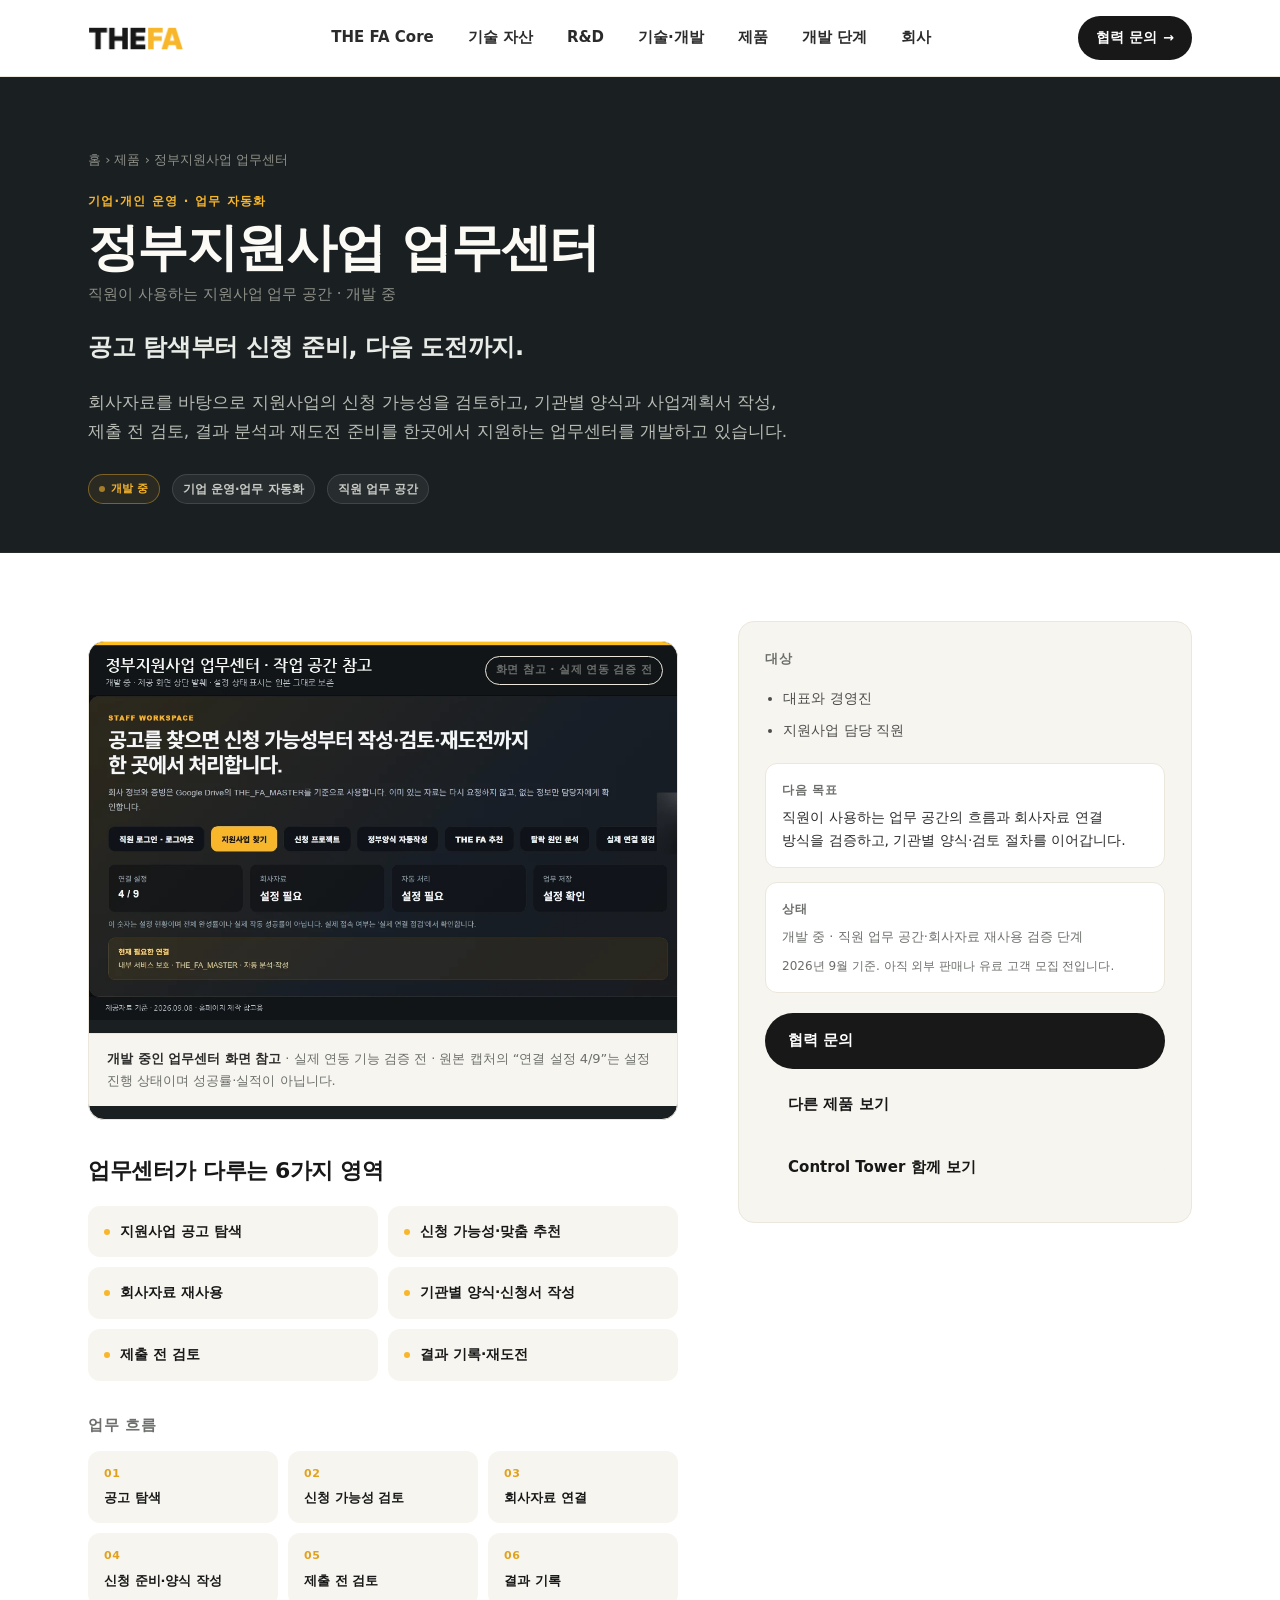
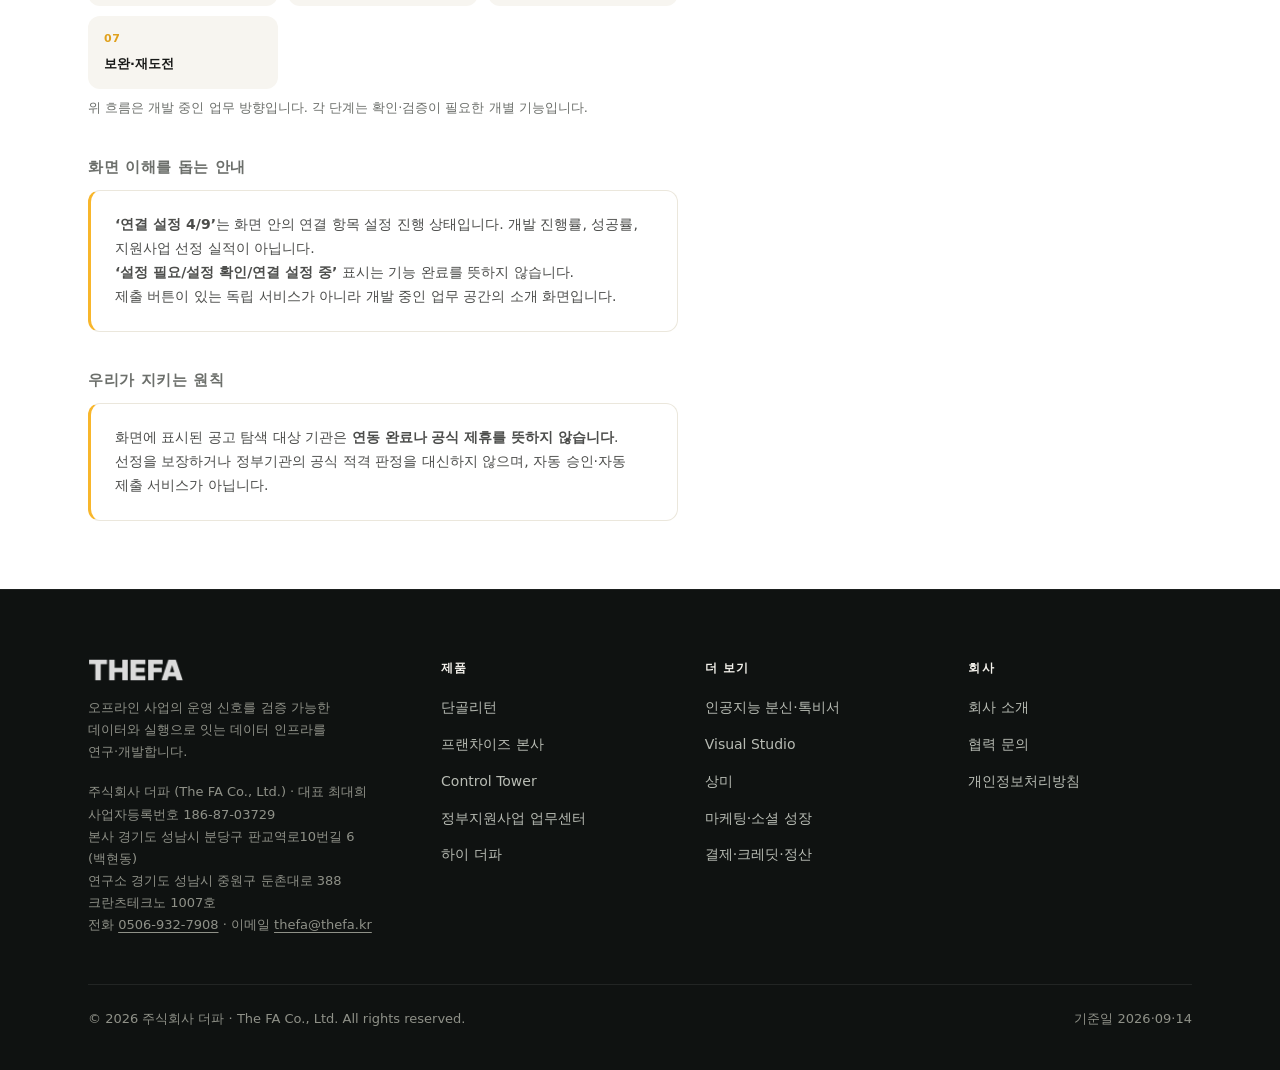
<file: products/gov-workspace.html>
<!doctype html>
<html lang="ko">
<head>
<meta charset="utf-8"/>
<meta name="viewport" content="width=device-width,initial-scale=1"/>
<meta name="robots" content="index,follow"/>
<link rel="canonical" href="https://thefa.kr/products/gov-workspace.html"/>
<meta property="og:type" content="website"/>
<meta property="og:site_name" content="THE FA"/>
<meta property="og:locale" content="ko_KR"/>
<meta property="og:url" content="https://thefa.kr/products/gov-workspace.html"/>
<meta property="og:image" content="https://thefa.kr/assets/brand/og-thefa.jpg"/>
<meta property="og:image:width" content="1200"/>
<meta property="og:image:height" content="630"/>
<meta name="twitter:card" content="summary_large_image"/>
<meta name="description" content="공고 탐색부터 신청 준비, 다음 도전까지. THE FA의 정부지원사업 업무센터를 개발하고 있습니다."/>
<meta property="og:title" content="정부지원사업 업무센터 — THE FA"/>
<meta property="og:description" content="회사자료를 바탕으로 지원사업의 신청 가능성을 검토하고, 신청 준비와 재도전을 한곳에서 지원하는 업무센터를 개발하고 있습니다."/>
<title>정부지원사업 업무센터 — THE FA</title>
<link rel="stylesheet" href="../styles.css?v=5"/>
<link rel="icon" href="../favicon.ico" sizes="any"/>
<link rel="icon" type="image/png" sizes="32x32" href="../assets/approved/thefa-icon-32.png"/>
<link rel="apple-touch-icon" href="../assets/approved/thefa-icon-180.png"/>
<style>
  /* 정부지원사업 화면의 어두운·옐로우 강조를 상세 상단에만 살짝 사용 */
  .gov-hero { background: #1a1f22; color: #f4f2ec; border-bottom-color: #262b2e; }
  .gov-hero .breadcrumb, .gov-hero .breadcrumb a { color: #8f9188; }
  .gov-hero .breadcrumb a:hover { color: #f4f2ec; }
  .gov-hero .group { color: var(--gold); }
  .gov-hero h1 { color: #fbfaf5; }
  .gov-hero .name-sub { color: #8f9188; }
  .gov-hero .headline { color: #e8ebe6; }
  .gov-hero .summary { color: #b8bcb4; }
  .gov-hero .tag { background: rgba(255,255,255,.06); color: #c8cac4; border-color: rgba(255,255,255,.12); }
  .gov-hero .status-pill { color: var(--gold); border-color: rgba(248,182,43,.4); background: rgba(248,182,43,.08); }

  .ref-image {
    margin: 20px 0 32px;
    background: #1a1f22;
    border: 1px solid var(--line-2);
    border-radius: var(--radius);
    overflow: hidden;
    position: relative;
  }
  .ref-image img { display: block; width: 100%; height: auto; }
  .ref-image .concept-badge {
    position: absolute; top: 14px; right: 14px;
  }
  .ref-image .caption {
    padding: 14px 18px;
    font-size: 13px; color: var(--muted);
    background: var(--paper);
    border-top: 1px solid var(--line-2);
  }
  .ref-image .caption b { color: var(--ink-2); }

  .gov-flow {
    display: grid; grid-template-columns: repeat(auto-fit, minmax(160px, 1fr));
    gap: 10px; margin: 12px 0 8px;
  }
  .gov-flow .step {
    padding: 14px 16px; background: var(--paper); border-radius: 12px;
    font-size: 13px; font-weight: 700; position: relative;
  }
  .gov-flow .step .num {
    display: block; color: var(--gold-2); font-size: 11px;
    letter-spacing: .06em; margin-bottom: 4px;
  }
</style>
</head>
<body>

<a class="skip" href="#main">본문 바로가기</a>
<header class="site-header" role="banner">
  <div class="wrap">
    <nav class="nav" aria-label="주 메뉴">
      <a class="brand" href="../index.html" aria-label="THE FA 홈">
        <img src="../assets/approved/thefa-logo.png" alt="THE FA" width="96"/>
        
      </a>
      <ul class="nav-menu">
        <li><a href="../index.html#core">THE FA Core</a></li>
        <li><a href="../index.html#patents">기술 자산</a></li>
        <li><a href="../index.html#research">R&amp;D</a></li>
        <li><a href="../technology/">기술·개발</a></li>
        <li><a href="../index.html#products">제품</a></li>
        <li><a href="../index.html#roadmap">개발 단계</a></li>
        <li><a href="../index.html#company">회사</a></li>
      </ul>
      <a class="nav-cta" href="../contact.html">협력 문의</a>
      <button class="nav-toggle" type="button" aria-expanded="false" aria-controls="nav-panel" aria-label="메뉴 열기"><span></span><span></span><span></span></button>
    </nav>
  </div>
  <div class="nav-panel" id="nav-panel" style="display:none">
    <ul>
      <li><a href="../index.html#core">THE FA Core</a></li>
      <li><a href="../index.html#patents">기술 자산</a></li>
      <li><a href="../index.html#research">R&amp;D</a></li>
      <li><a href="../technology/">기술·개발</a></li>
      <li><a href="../index.html#products">제품</a></li>
      <li><a href="../index.html#roadmap">개발 단계</a></li>
      <li><a href="../index.html#company">회사</a></li>
      <li><a href="../contact.html" data-cta>협력 문의</a></li>
    </ul>
  </div>
</header>

<main id="main">

<section class="product-hero gov-hero">
  <div class="wrap">
    <nav class="breadcrumb" aria-label="이동 경로">
      <a href="../index.html">홈</a> <span>›</span>
      <a href="../index.html#products">제품</a> <span>›</span>
      <span>정부지원사업 업무센터</span>
    </nav>
    <div class="group">기업·개인 운영 · 업무 자동화</div>
    <h1>정부지원사업 업무센터</h1>
    <div class="name-sub">직원이 사용하는 지원사업 업무 공간 · 개발 중</div>
    <p class="headline">공고 탐색부터 신청 준비, 다음 도전까지.</p>
    <p class="summary">회사자료를 바탕으로 지원사업의 신청 가능성을 검토하고, 기관별 양식과 사업계획서 작성, 제출 전 검토, 결과 분석과 재도전 준비를 한곳에서 지원하는 업무센터를 개발하고 있습니다.</p>
    <div class="meta">
      <span class="status-pill">개발 중</span>
      <span class="tag">기업 운영·업무 자동화</span>
      <span class="tag">직원 업무 공간</span>
    </div>
  </div>
</section>

<section class="product-body">
  <div class="wrap">
    <div class="grid-2">
      <div>
        <div class="ref-image" data-zoom data-caption="정부지원사업 업무센터 상단 작업 공간 참고 화면. STAFF WORKSPACE · 탭·연결 설정 4/9는 설정 진행 상태이며 진행률·성과 수치가 아닙니다." style="cursor:zoom-in">
          <span class="concept-badge">화면 참고 · 실제 연동 검증 전</span>
          <img src="../assets/reference/02_government_workspace.webp"
               alt="정부지원사업 업무센터 상단 작업 공간 참고 화면. STAFF WORKSPACE 라벨과 함께 지원사업 찾기 등의 탭, 연결 설정 4/9, 회사자료 설정 필요 등의 상태가 표시되어 있습니다."
               loading="lazy"/>
          <p class="caption"><b>개발 중인 업무센터 화면 참고</b> · 실제 연동 기능 검증 전 · 원본 캡처의 “연결 설정 4/9”는 설정 진행 상태이며 성공률·실적이 아닙니다.</p>
        </div>

        <h2>업무센터가 다루는 6가지 영역</h2>
        <ul class="caps">
          <li>지원사업 공고 탐색</li>
          <li>신청 가능성·맞춤 추천</li>
          <li>회사자료 재사용</li>
          <li>기관별 양식·신청서 작성</li>
          <li>제출 전 검토</li>
          <li>결과 기록·재도전</li>
        </ul>

        <h3 style="margin-top:32px">업무 흐름</h3>
        <div class="gov-flow" role="list">
          <div class="step" role="listitem"><span class="num">01</span>공고 탐색</div>
          <div class="step" role="listitem"><span class="num">02</span>신청 가능성 검토</div>
          <div class="step" role="listitem"><span class="num">03</span>회사자료 연결</div>
          <div class="step" role="listitem"><span class="num">04</span>신청 준비·양식 작성</div>
          <div class="step" role="listitem"><span class="num">05</span>제출 전 검토</div>
          <div class="step" role="listitem"><span class="num">06</span>결과 기록</div>
          <div class="step" role="listitem"><span class="num">07</span>보완·재도전</div>
        </div>
        <p style="font-size:13px;color:var(--muted);margin-top:8px">위 흐름은 개발 중인 업무 방향입니다. 각 단계는 확인·검증이 필요한 개별 기능입니다.</p>

        <h3 style="margin-top:36px">화면 이해를 돕는 안내</h3>
        <div class="boundary-box">
          <b>‘연결 설정 4/9’</b>는 화면 안의 연결 항목 설정 진행 상태입니다. 개발 진행률, 성공률, 지원사업 선정 실적이 아닙니다.<br>
          <b>‘설정 필요/설정 확인/연결 설정 중’</b> 표시는 기능 완료를 뜻하지 않습니다.<br>
          제출 버튼이 있는 독립 서비스가 아니라 개발 중인 업무 공간의 소개 화면입니다.
        </div>

        <h3 style="margin-top:36px">우리가 지키는 원칙</h3>
        <div class="boundary-box">
          화면에 표시된 공고 탐색 대상 기관은 <b>연동 완료나 공식 제휴를 뜻하지 않습니다</b>. 선정을 보장하거나 정부기관의 공식 적격 판정을 대신하지 않으며, 자동 승인·자동 제출 서비스가 아닙니다.
        </div>
      </div>

      <aside>
        <div class="side">
          <h4>대상</h4>
          <ul>
            <li>대표와 경영진</li>
            <li>지원사업 담당 직원</li>
          </ul>
          <div class="next">
            <div style="font-size:12px;letter-spacing:.06em;font-weight:700;color:var(--muted);margin-bottom:6px">다음 목표</div>
            <p style="margin:0;color:var(--ink-2);font-size:14px;line-height:1.6">
              직원이 사용하는 업무 공간의 흐름과 회사자료 연결 방식을 검증하고, 기관별 양식·검토 절차를 이어갑니다.
            </p>
          </div>
          <div class="next" style="margin-top:14px">
            <div style="font-size:12px;letter-spacing:.06em;font-weight:700;color:var(--muted);margin-bottom:6px">상태</div>
            <p style="margin:0;font-size:13px;color:var(--muted)">개발 중 · 직원 업무 공간·회사자료 재사용 검증 단계</p>
            <p style="margin:8px 0 0;font-size:12px;color:var(--muted)">2026년 9월 기준. 아직 외부 판매나 유료 고객 모집 전입니다.</p>
          </div>
          <div style="margin-top:20px;display:flex;flex-direction:column;gap:8px">
            <a class="btn dark" href="../contact.html">협력 문의</a>
            <a class="btn light" href="../index.html#products">다른 제품 보기</a>
            <a class="btn light" href="control-tower.html">Control Tower 함께 보기</a>
          </div>
        </div>
      </aside>
    </div>
  </div>
</section>

</main>

<footer class="site-footer" role="contentinfo">
  <div class="wrap">
    <div class="footer-grid">
      <div class="footer-brand">
        <img src="../assets/approved/thefa-logo.png" alt="THE FA"/>
        <p>오프라인 사업의 운영 신호를 검증 가능한 데이터와 실행으로 잇는 데이터 인프라를 연구·개발합니다.</p>
        <address style="margin-top:18px;font-style:normal;font-size:13px;color:#8f9188;line-height:1.7">
          주식회사 더파 (The FA Co., Ltd.) · 대표 최대희<br/>
          사업자등록번호 186-87-03729<br/>
          본사 경기도 성남시 분당구 판교역로10번길 6 (백현동)<br/>
          연구소 경기도 성남시 중원구 둔촌대로 388 크란츠테크노 1007호<br/>
          전화 <a href="tel:0506-932-7908" style="color:inherit">0506-932-7908</a> ·
          이메일 <a href="mailto:thefa@thefa.kr" style="color:inherit;text-decoration:underline">thefa@thefa.kr</a>
        </address>
      </div>
      <div class="footer-col">
        <h4>제품</h4>
        <ul>
          <li><a href="dangolreturn.html">단골리턴</a></li>
          <li><a href="franchise-hq.html">프랜차이즈 본사</a></li>
          <li><a href="control-tower.html">Control Tower</a></li>
          <li><a href="gov-workspace.html">정부지원사업 업무센터</a></li>
          <li><a href="hi-the-fa.html">하이 더파</a></li>
        </ul>
      </div>
      <div class="footer-col">
        <h4>더 보기</h4>
        <ul>
          <li><a href="ai-persona.html">인공지능 분신·톡비서</a></li>
          <li><a href="visual-studio.html">Visual Studio</a></li>
          <li><a href="sangmi.html">상미</a></li>
          <li><a href="ai-marketing.html">마케팅·소셜 성장</a></li>
          <li><a href="payments-finance.html">결제·크레딧·정산</a></li>
        </ul>
      </div>
      <div class="footer-col">
        <h4>회사</h4>
        <ul>
          <li><a href="../index.html#company">회사 소개</a></li>
          <li><a href="../contact.html">협력 문의</a></li>
          <li><a href="../privacy.html">개인정보처리방침</a></li>
        </ul>
      </div>
    </div>
    <div class="footer-bottom">
      <div>© 2026 주식회사 더파 · The FA Co., Ltd. All rights reserved.</div>
      <div class="legal"><span>기준일 2026·09·14</span></div>
    </div>
  </div>
</footer>
<script src="../app.js?v=4a"></script>
</body>
</html>
</file>
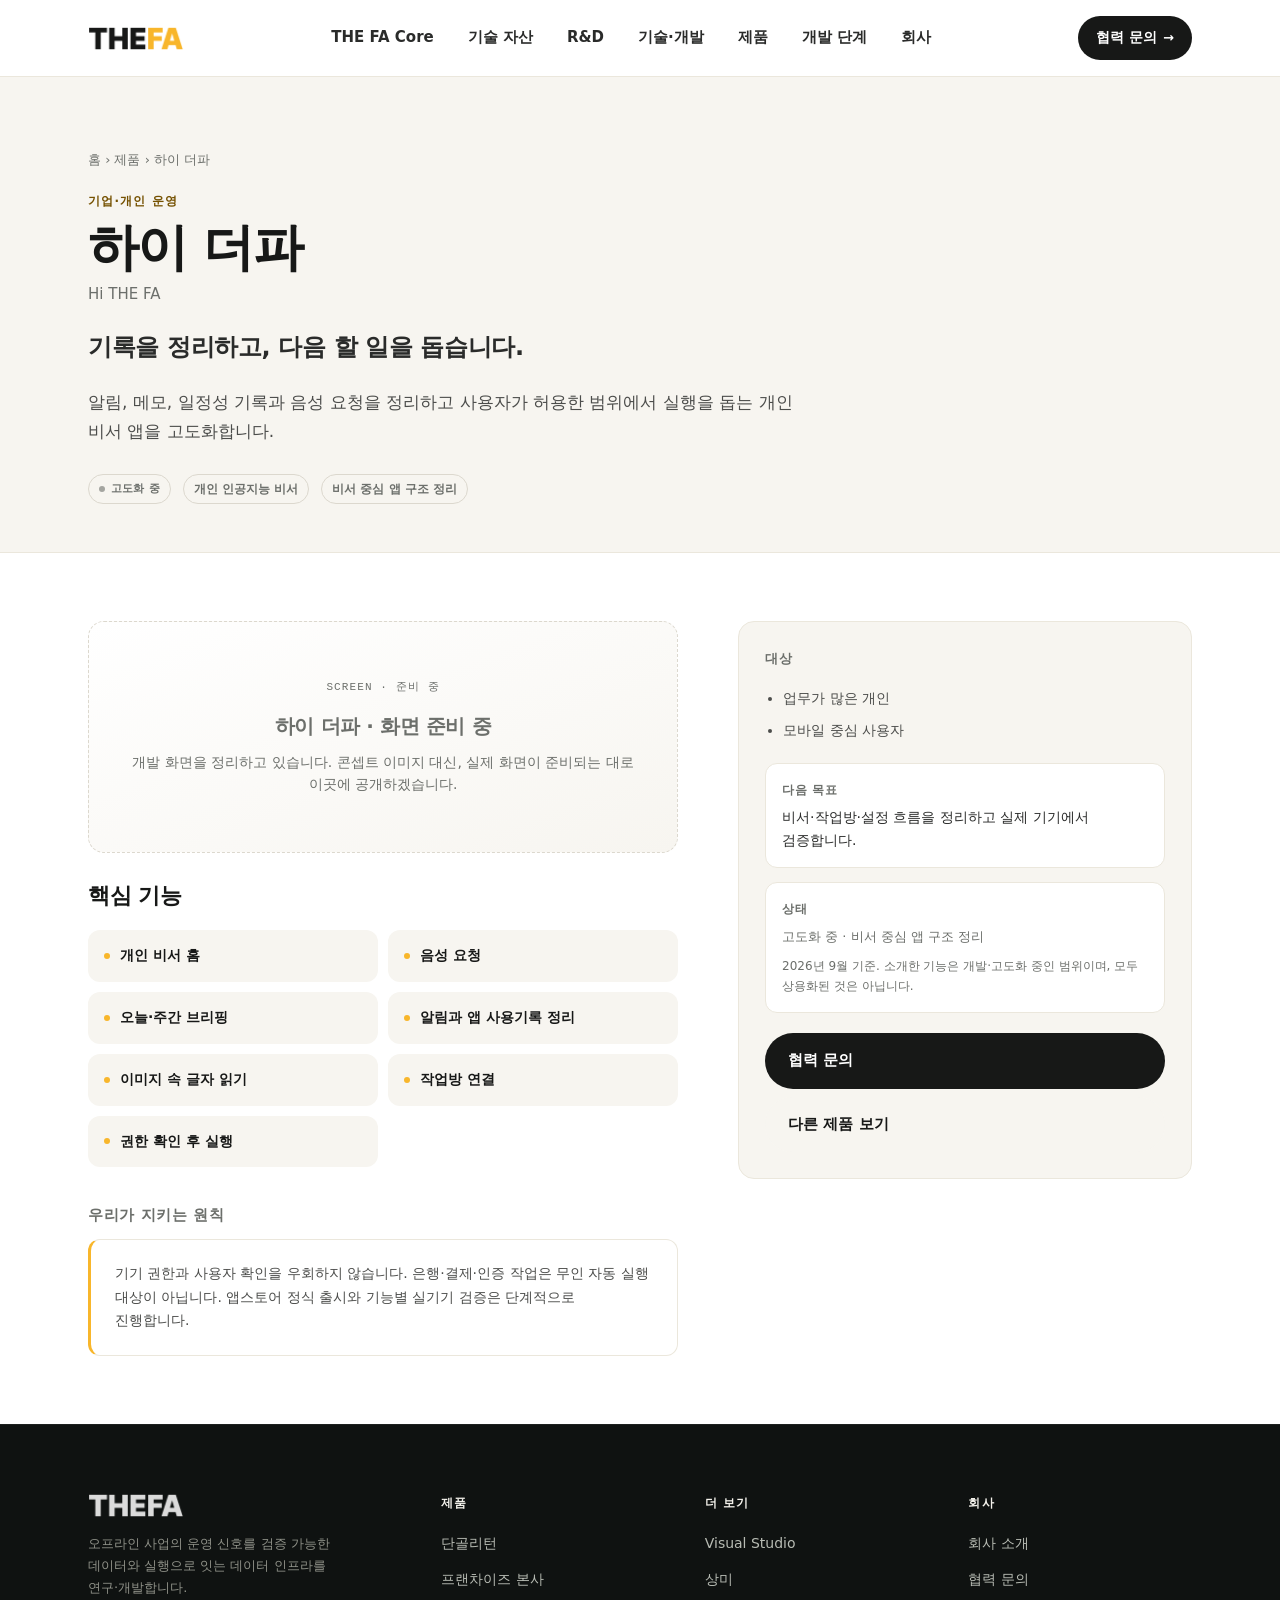
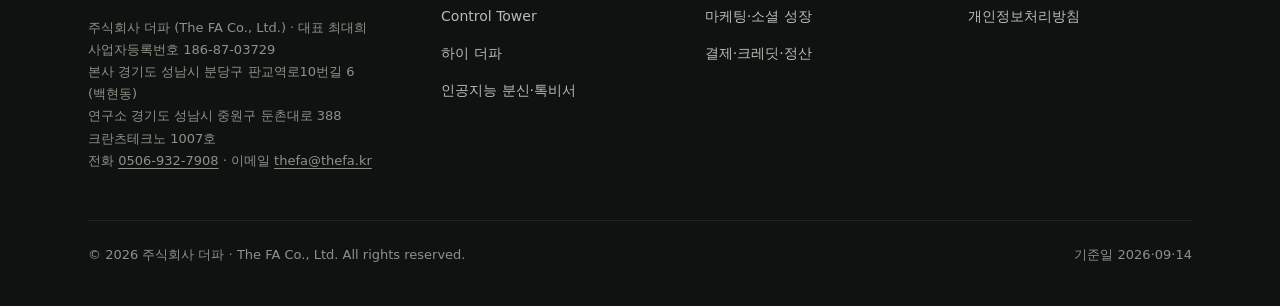
<file: products/hi-the-fa.html>
<!doctype html>
<html lang="ko">
<head>
<meta charset="utf-8"/>
<meta name="viewport" content="width=device-width,initial-scale=1"/>
<meta name="robots" content="index,follow"/>
<link rel="canonical" href="https://thefa.kr/products/hi-the-fa.html"/>
<meta property="og:type" content="website"/>
<meta property="og:site_name" content="THE FA"/>
<meta property="og:locale" content="ko_KR"/>
<meta property="og:url" content="https://thefa.kr/products/hi-the-fa.html"/>
<meta property="og:image" content="https://thefa.kr/assets/brand/og-thefa.jpg"/>
<meta property="og:image:width" content="1200"/>
<meta property="og:image:height" content="630"/>
<meta name="twitter:card" content="summary_large_image"/>
<meta name="description" content="알림, 메모, 일정성 기록과 음성 요청을 정리하고 사용자가 허용한 범위에서 실행을 돕는 개인 비서 앱을 고도화합니다."/>
<meta property="og:title" content="하이 더파 — THE FA"/>
<meta property="og:description" content="알림, 메모, 일정성 기록과 음성 요청을 정리하고 사용자가 허용한 범위에서 실행을 돕는 개인 비서 앱을 고도화합니다."/>
<title>하이 더파 — THE FA</title>
<link rel="stylesheet" href="../styles.css?v=5"/>
<link rel="icon" href="../favicon.ico" sizes="any"/>
<link rel="icon" type="image/png" sizes="32x32" href="../assets/approved/thefa-icon-32.png"/>
<link rel="apple-touch-icon" href="../assets/approved/thefa-icon-180.png"/>
</head>
<body>

<a class="skip" href="#main">본문 바로가기</a>
<header class="site-header" role="banner">
  <div class="wrap">
    <nav class="nav" aria-label="주 메뉴">
      <a class="brand" href="../index.html" aria-label="THE FA 홈">
        <img src="../assets/approved/thefa-logo.png" alt="THE FA" width="96"/>
        
      </a>
      <ul class="nav-menu">
        <li><a href="../index.html#core">THE FA Core</a></li>
        <li><a href="../index.html#patents">기술 자산</a></li>
        <li><a href="../index.html#research">R&amp;D</a></li>
        <li><a href="../technology/">기술·개발</a></li>
        <li><a href="../index.html#products">제품</a></li>
        <li><a href="../index.html#roadmap">개발 단계</a></li>
        <li><a href="../index.html#company">회사</a></li>
      </ul>
      <a class="nav-cta" href="../contact.html">협력 문의</a>
      <button class="nav-toggle" type="button" aria-expanded="false" aria-controls="nav-panel" aria-label="메뉴 열기"><span></span><span></span><span></span></button>
    </nav>
  </div>
  <div class="nav-panel" id="nav-panel" style="display:none">
    <ul>
      <li><a href="../index.html#core">THE FA Core</a></li>
      <li><a href="../index.html#patents">기술 자산</a></li>
      <li><a href="../index.html#research">R&amp;D</a></li>
      <li><a href="../technology/">기술·개발</a></li>
      <li><a href="../index.html#products">제품</a></li>
      <li><a href="../index.html#roadmap">개발 단계</a></li>
      <li><a href="../index.html#company">회사</a></li>
      <li><a href="../contact.html" data-cta>협력 문의</a></li>
    </ul>
  </div>
</header>

<main id="main">

<section class="product-hero">
  <div class="wrap">
    <nav class="breadcrumb" aria-label="이동 경로">
      <a href="../index.html">홈</a> <span>›</span>
      <a href="../index.html#products">제품</a> <span>›</span>
      <span>하이 더파</span>
    </nav>
    <div class="group">기업·개인 운영</div>
    <h1>하이 더파</h1>
    <div class="name-sub">Hi THE FA</div>
    <p class="headline">기록을 정리하고, 다음 할 일을 돕습니다.</p>
    <p class="summary">알림, 메모, 일정성 기록과 음성 요청을 정리하고 사용자가 허용한 범위에서 실행을 돕는 개인 비서 앱을 고도화합니다.</p>
    <div class="meta">
      <span class="status-pill">고도화 중</span>
      <span class="tag">개인 인공지능 비서</span>
      <span class="tag">비서 중심 앱 구조 정리</span>
    </div>
  </div>
</section>

<section class="product-body">
  <div class="wrap">
    <div class="grid-2">
      <div>
        <div style="margin:0 0 24px;padding:56px 40px;background:linear-gradient(160deg,#fff 0%,var(--paper) 100%);border:1px dashed var(--line);border-radius:16px;text-align:center">
          <div style="font-family:ui-monospace,SFMono-Regular,Menlo,monospace;font-size:11px;letter-spacing:.1em;color:var(--muted);margin-bottom:12px">SCREEN · 준비 중</div>
          <h3 style="font-size:20px;margin:0 0 8px;letter-spacing:-.02em">하이 더파 · 화면 준비 중</h3>
          <p style="margin:0;font-size:14px;color:var(--muted);max-width:520px;margin-left:auto;margin-right:auto;line-height:1.6">개발 화면을 정리하고 있습니다. 콘셉트 이미지 대신, 실제 화면이 준비되는 대로 이곳에 공개하겠습니다.</p>
        </div>

        <h2>핵심 기능</h2>
        <ul class="caps"><li>개인 비서 홈</li><li>음성 요청</li><li>오늘·주간 브리핑</li><li>알림과 앱 사용기록 정리</li><li>이미지 속 글자 읽기</li><li>작업방 연결</li><li>권한 확인 후 실행</li></ul>
        

        <h3 style="margin-top:36px">우리가 지키는 원칙</h3>
        <div class="boundary-box">기기 권한과 사용자 확인을 우회하지 않습니다. 은행·결제·인증 작업은 무인 자동 실행 대상이 아닙니다. 앱스토어 정식 출시와 기능별 실기기 검증은 단계적으로 진행합니다.</div>
        
      </div>

      <aside>
        <div class="side">
          <h4>대상</h4>
          <ul><li>업무가 많은 개인</li><li>모바일 중심 사용자</li></ul>
          <div class="next">
            <div style="font-size:12px;letter-spacing:.06em;font-weight:700;color:var(--muted);margin-bottom:6px">다음 목표</div>
            <p style="margin:0;color:var(--ink-2);font-size:14px;line-height:1.6">비서·작업방·설정 흐름을 정리하고 실제 기기에서 검증합니다.</p>
          </div>
          <div class="next" style="margin-top:14px">
            <div style="font-size:12px;letter-spacing:.06em;font-weight:700;color:var(--muted);margin-bottom:6px">상태</div>
            <p style="margin:0;font-size:13px;color:var(--muted)">고도화 중 · 비서 중심 앱 구조 정리</p>
            <p style="margin:8px 0 0;font-size:12px;color:var(--muted)">2026년 9월 기준. 소개한 기능은 개발·고도화 중인 범위이며, 모두 상용화된 것은 아닙니다.</p>
          </div>
          <div style="margin-top:20px;display:flex;flex-direction:column;gap:8px">
            
            <a class="btn dark" href="../contact.html" style="">협력 문의</a>
            <a class="btn light" href="../index.html#products">다른 제품 보기</a>
          </div>
        </div>
      </aside>
    </div>
  </div>
</section>

</main>


<footer class="site-footer" role="contentinfo">
  <div class="wrap">
    <div class="footer-grid">
      <div class="footer-brand">
        <img src="../assets/approved/thefa-logo.png" alt="THE FA"/>
        <p>오프라인 사업의 운영 신호를 검증 가능한 데이터와 실행으로 잇는 데이터 인프라를 연구·개발합니다.</p>
        <address style="margin-top:18px;font-style:normal;font-size:13px;color:#8f9188;line-height:1.7">
          주식회사 더파 (The FA Co., Ltd.) · 대표 최대희<br/>
          사업자등록번호 186-87-03729<br/>
          본사 경기도 성남시 분당구 판교역로10번길 6 (백현동)<br/>
          연구소 경기도 성남시 중원구 둔촌대로 388 크란츠테크노 1007호<br/>
          전화 <a href="tel:0506-932-7908" style="color:inherit">0506-932-7908</a> ·
          이메일 <a href="mailto:thefa@thefa.kr" style="color:inherit;text-decoration:underline">thefa@thefa.kr</a>
        </address>
      </div>
      <div class="footer-col">
        <h4>제품</h4>
        <ul>
          <li><a href="dangolreturn.html">단골리턴</a></li>
          <li><a href="franchise-hq.html">프랜차이즈 본사</a></li>
          <li><a href="control-tower.html">Control Tower</a></li>
          <li><a href="hi-the-fa.html">하이 더파</a></li>
          <li><a href="ai-persona.html">인공지능 분신·톡비서</a></li>
        </ul>
      </div>
      <div class="footer-col">
        <h4>더 보기</h4>
        <ul>
          <li><a href="visual-studio.html">Visual Studio</a></li>
          <li><a href="sangmi.html">상미</a></li>
          <li><a href="ai-marketing.html">마케팅·소셜 성장</a></li>
          <li><a href="payments-finance.html">결제·크레딧·정산</a></li>
        </ul>
      </div>
      <div class="footer-col">
        <h4>회사</h4>
        <ul>
          <li><a href="../index.html#company">회사 소개</a></li>
          <li><a href="../contact.html">협력 문의</a></li>
          <li><a href="../privacy.html">개인정보처리방침</a></li>
        </ul>
      </div>
    </div>
    <div class="footer-bottom">
      <div>© 2026 주식회사 더파 · The FA Co., Ltd. All rights reserved.</div>
      <div class="legal">
        <span>기준일 2026·09·14</span>
      </div>
    </div>
  </div>
</footer>
<script src="../app.js?v=4a"></script>
</body>
</html>
</file>
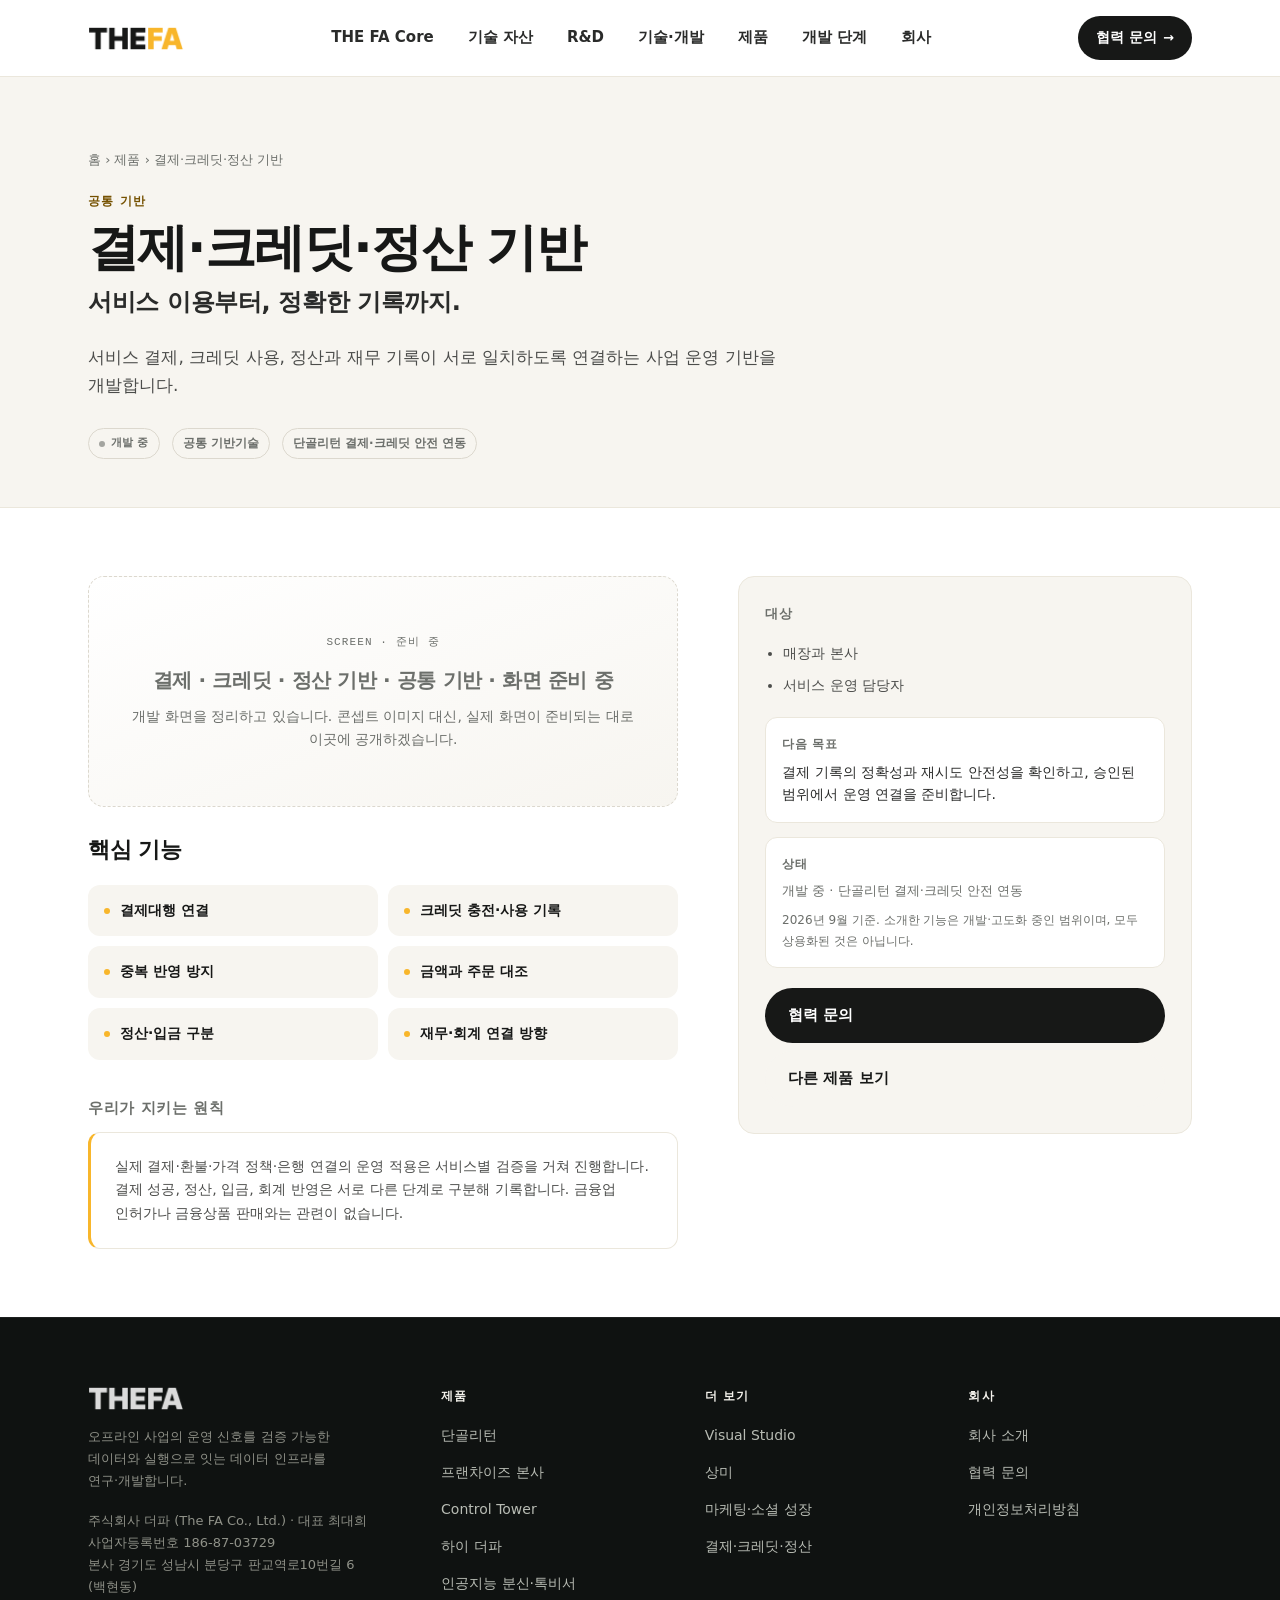
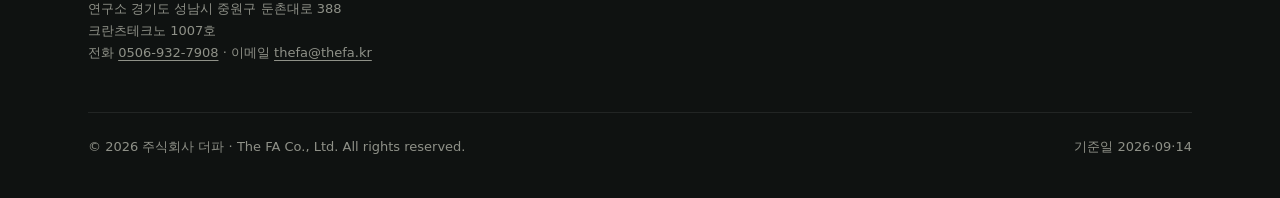
<file: products/payments-finance.html>
<!doctype html>
<html lang="ko">
<head>
<meta charset="utf-8"/>
<meta name="viewport" content="width=device-width,initial-scale=1"/>
<meta name="robots" content="index,follow"/>
<link rel="canonical" href="https://thefa.kr/products/payments-finance.html"/>
<meta property="og:type" content="website"/>
<meta property="og:site_name" content="THE FA"/>
<meta property="og:locale" content="ko_KR"/>
<meta property="og:url" content="https://thefa.kr/products/payments-finance.html"/>
<meta property="og:image" content="https://thefa.kr/assets/brand/og-thefa.jpg"/>
<meta property="og:image:width" content="1200"/>
<meta property="og:image:height" content="630"/>
<meta name="twitter:card" content="summary_large_image"/>
<meta name="description" content="서비스 결제, 크레딧 사용, 정산과 재무 기록이 서로 일치하도록 연결하는 사업 운영 기반을 개발합니다."/>
<meta property="og:title" content="결제·크레딧·정산 기반 — THE FA"/>
<meta property="og:description" content="서비스 결제, 크레딧 사용, 정산과 재무 기록이 서로 일치하도록 연결하는 사업 운영 기반을 개발합니다."/>
<title>결제·크레딧·정산 기반 — THE FA</title>
<link rel="stylesheet" href="../styles.css?v=5"/>
<link rel="icon" href="../favicon.ico" sizes="any"/>
<link rel="icon" type="image/png" sizes="32x32" href="../assets/approved/thefa-icon-32.png"/>
<link rel="apple-touch-icon" href="../assets/approved/thefa-icon-180.png"/>
</head>
<body>

<a class="skip" href="#main">본문 바로가기</a>
<header class="site-header" role="banner">
  <div class="wrap">
    <nav class="nav" aria-label="주 메뉴">
      <a class="brand" href="../index.html" aria-label="THE FA 홈">
        <img src="../assets/approved/thefa-logo.png" alt="THE FA" width="96"/>
        
      </a>
      <ul class="nav-menu">
        <li><a href="../index.html#core">THE FA Core</a></li>
        <li><a href="../index.html#patents">기술 자산</a></li>
        <li><a href="../index.html#research">R&amp;D</a></li>
        <li><a href="../technology/">기술·개발</a></li>
        <li><a href="../index.html#products">제품</a></li>
        <li><a href="../index.html#roadmap">개발 단계</a></li>
        <li><a href="../index.html#company">회사</a></li>
      </ul>
      <a class="nav-cta" href="../contact.html">협력 문의</a>
      <button class="nav-toggle" type="button" aria-expanded="false" aria-controls="nav-panel" aria-label="메뉴 열기"><span></span><span></span><span></span></button>
    </nav>
  </div>
  <div class="nav-panel" id="nav-panel" style="display:none">
    <ul>
      <li><a href="../index.html#core">THE FA Core</a></li>
      <li><a href="../index.html#patents">기술 자산</a></li>
      <li><a href="../index.html#research">R&amp;D</a></li>
      <li><a href="../technology/">기술·개발</a></li>
      <li><a href="../index.html#products">제품</a></li>
      <li><a href="../index.html#roadmap">개발 단계</a></li>
      <li><a href="../index.html#company">회사</a></li>
      <li><a href="../contact.html" data-cta>협력 문의</a></li>
    </ul>
  </div>
</header>

<main id="main">

<section class="product-hero">
  <div class="wrap">
    <nav class="breadcrumb" aria-label="이동 경로">
      <a href="../index.html">홈</a> <span>›</span>
      <a href="../index.html#products">제품</a> <span>›</span>
      <span>결제·크레딧·정산 기반</span>
    </nav>
    <div class="group">공통 기반</div>
    <h1>결제·크레딧·정산 기반</h1>
    
    <p class="headline">서비스 이용부터, 정확한 기록까지.</p>
    <p class="summary">서비스 결제, 크레딧 사용, 정산과 재무 기록이 서로 일치하도록 연결하는 사업 운영 기반을 개발합니다.</p>
    <div class="meta">
      <span class="status-pill">개발 중</span>
      <span class="tag">공통 기반기술</span>
      <span class="tag">단골리턴 결제·크레딧 안전 연동</span>
    </div>
  </div>
</section>

<section class="product-body">
  <div class="wrap">
    <div class="grid-2">
      <div>
        <div style="margin:0 0 24px;padding:56px 40px;background:linear-gradient(160deg,#fff 0%,var(--paper) 100%);border:1px dashed var(--line);border-radius:16px;text-align:center">
          <div style="font-family:ui-monospace,SFMono-Regular,Menlo,monospace;font-size:11px;letter-spacing:.1em;color:var(--muted);margin-bottom:12px">SCREEN · 준비 중</div>
          <h3 style="font-size:20px;margin:0 0 8px;letter-spacing:-.02em">결제 · 크레딧 · 정산 기반 · 공통 기반 · 화면 준비 중</h3>
          <p style="margin:0;font-size:14px;color:var(--muted);max-width:520px;margin-left:auto;margin-right:auto;line-height:1.6">개발 화면을 정리하고 있습니다. 콘셉트 이미지 대신, 실제 화면이 준비되는 대로 이곳에 공개하겠습니다.</p>
        </div>

        <h2>핵심 기능</h2>
        <ul class="caps"><li>결제대행 연결</li><li>크레딧 충전·사용 기록</li><li>중복 반영 방지</li><li>금액과 주문 대조</li><li>정산·입금 구분</li><li>재무·회계 연결 방향</li></ul>
        

        <h3 style="margin-top:36px">우리가 지키는 원칙</h3>
        <div class="boundary-box">실제 결제·환불·가격 정책·은행 연결의 운영 적용은 서비스별 검증을 거쳐 진행합니다. 결제 성공, 정산, 입금, 회계 반영은 서로 다른 단계로 구분해 기록합니다. 금융업 인허가나 금융상품 판매와는 관련이 없습니다.</div>
        
      </div>

      <aside>
        <div class="side">
          <h4>대상</h4>
          <ul><li>매장과 본사</li><li>서비스 운영 담당자</li></ul>
          <div class="next">
            <div style="font-size:12px;letter-spacing:.06em;font-weight:700;color:var(--muted);margin-bottom:6px">다음 목표</div>
            <p style="margin:0;color:var(--ink-2);font-size:14px;line-height:1.6">결제 기록의 정확성과 재시도 안전성을 확인하고, 승인된 범위에서 운영 연결을 준비합니다.</p>
          </div>
          <div class="next" style="margin-top:14px">
            <div style="font-size:12px;letter-spacing:.06em;font-weight:700;color:var(--muted);margin-bottom:6px">상태</div>
            <p style="margin:0;font-size:13px;color:var(--muted)">개발 중 · 단골리턴 결제·크레딧 안전 연동</p>
            <p style="margin:8px 0 0;font-size:12px;color:var(--muted)">2026년 9월 기준. 소개한 기능은 개발·고도화 중인 범위이며, 모두 상용화된 것은 아닙니다.</p>
          </div>
          <div style="margin-top:20px;display:flex;flex-direction:column;gap:8px">
            
            <a class="btn dark" href="../contact.html" style="">협력 문의</a>
            <a class="btn light" href="../index.html#products">다른 제품 보기</a>
          </div>
        </div>
      </aside>
    </div>
  </div>
</section>

</main>


<footer class="site-footer" role="contentinfo">
  <div class="wrap">
    <div class="footer-grid">
      <div class="footer-brand">
        <img src="../assets/approved/thefa-logo.png" alt="THE FA"/>
        <p>오프라인 사업의 운영 신호를 검증 가능한 데이터와 실행으로 잇는 데이터 인프라를 연구·개발합니다.</p>
        <address style="margin-top:18px;font-style:normal;font-size:13px;color:#8f9188;line-height:1.7">
          주식회사 더파 (The FA Co., Ltd.) · 대표 최대희<br/>
          사업자등록번호 186-87-03729<br/>
          본사 경기도 성남시 분당구 판교역로10번길 6 (백현동)<br/>
          연구소 경기도 성남시 중원구 둔촌대로 388 크란츠테크노 1007호<br/>
          전화 <a href="tel:0506-932-7908" style="color:inherit">0506-932-7908</a> ·
          이메일 <a href="mailto:thefa@thefa.kr" style="color:inherit;text-decoration:underline">thefa@thefa.kr</a>
        </address>
      </div>
      <div class="footer-col">
        <h4>제품</h4>
        <ul>
          <li><a href="dangolreturn.html">단골리턴</a></li>
          <li><a href="franchise-hq.html">프랜차이즈 본사</a></li>
          <li><a href="control-tower.html">Control Tower</a></li>
          <li><a href="hi-the-fa.html">하이 더파</a></li>
          <li><a href="ai-persona.html">인공지능 분신·톡비서</a></li>
        </ul>
      </div>
      <div class="footer-col">
        <h4>더 보기</h4>
        <ul>
          <li><a href="visual-studio.html">Visual Studio</a></li>
          <li><a href="sangmi.html">상미</a></li>
          <li><a href="ai-marketing.html">마케팅·소셜 성장</a></li>
          <li><a href="payments-finance.html">결제·크레딧·정산</a></li>
        </ul>
      </div>
      <div class="footer-col">
        <h4>회사</h4>
        <ul>
          <li><a href="../index.html#company">회사 소개</a></li>
          <li><a href="../contact.html">협력 문의</a></li>
          <li><a href="../privacy.html">개인정보처리방침</a></li>
        </ul>
      </div>
    </div>
    <div class="footer-bottom">
      <div>© 2026 주식회사 더파 · The FA Co., Ltd. All rights reserved.</div>
      <div class="legal">
        <span>기준일 2026·09·14</span>
      </div>
    </div>
  </div>
</footer>
<script src="../app.js?v=4a"></script>
</body>
</html>
</file>
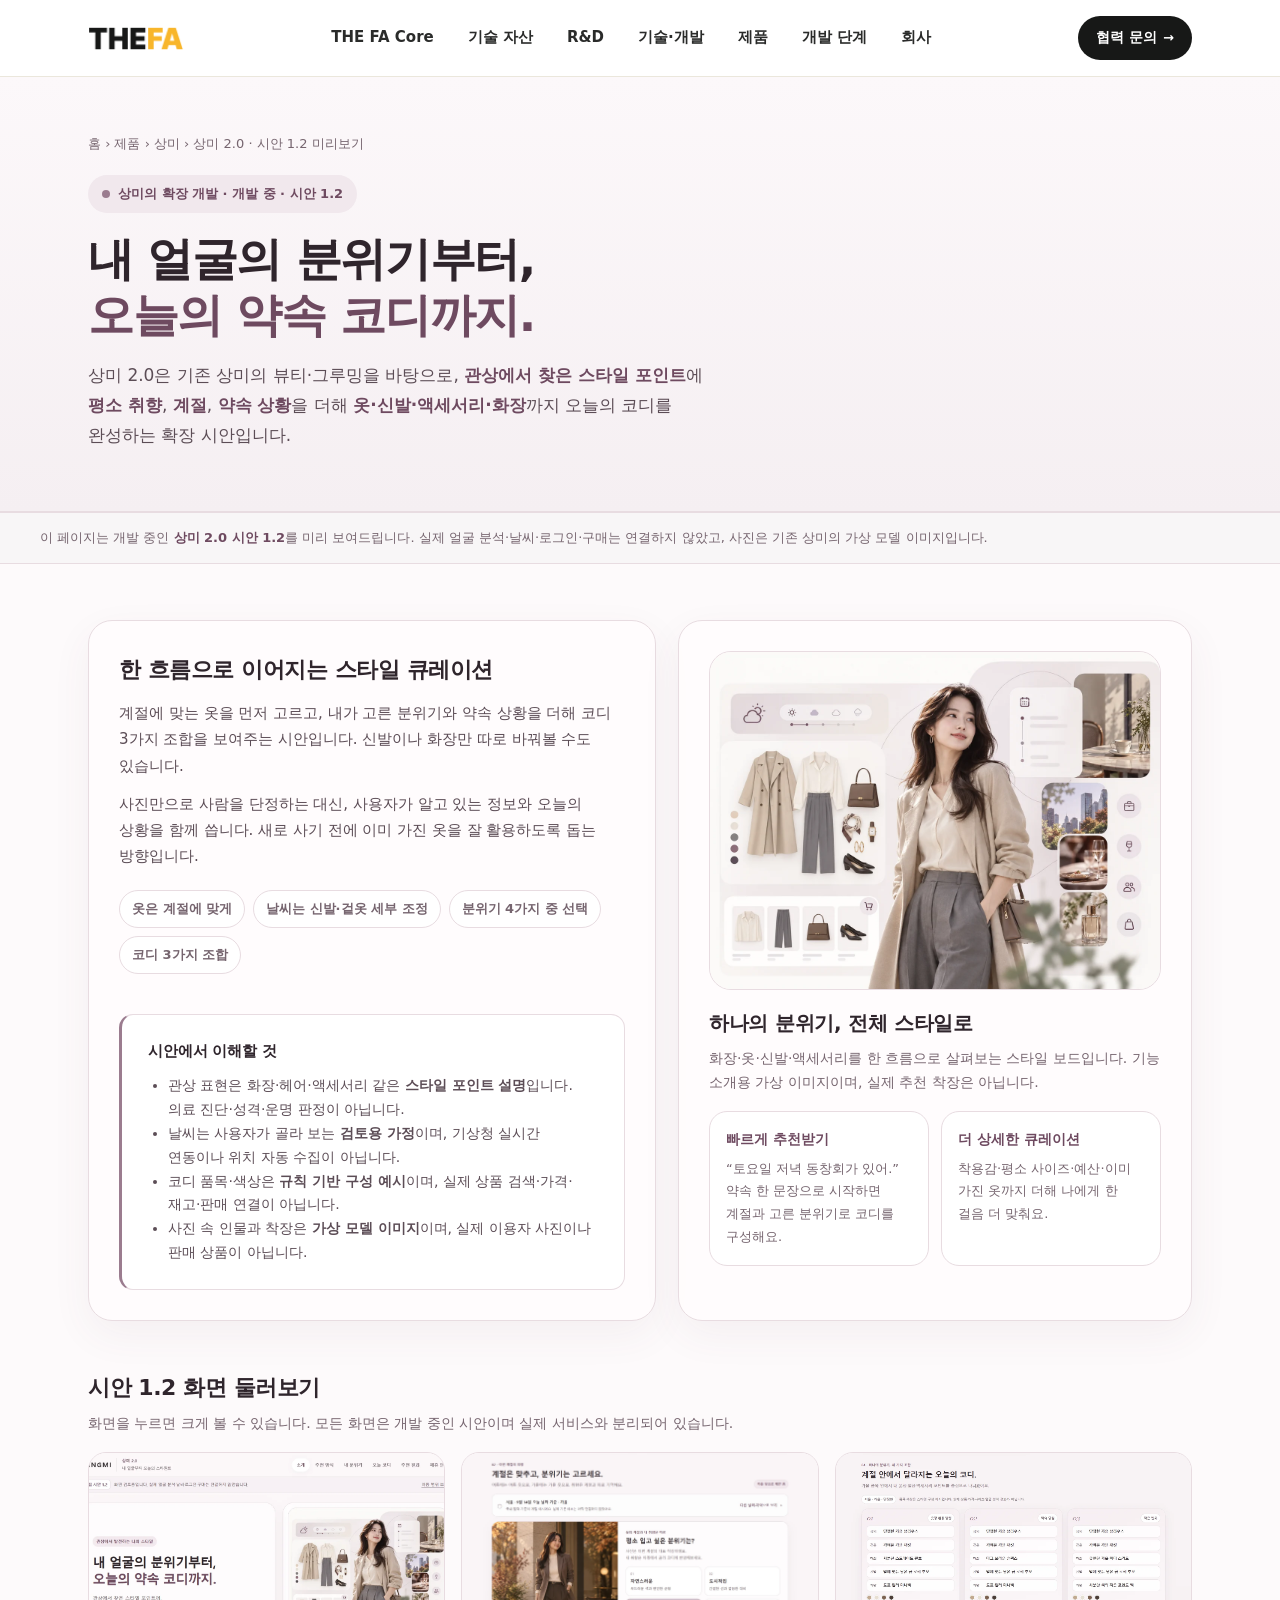
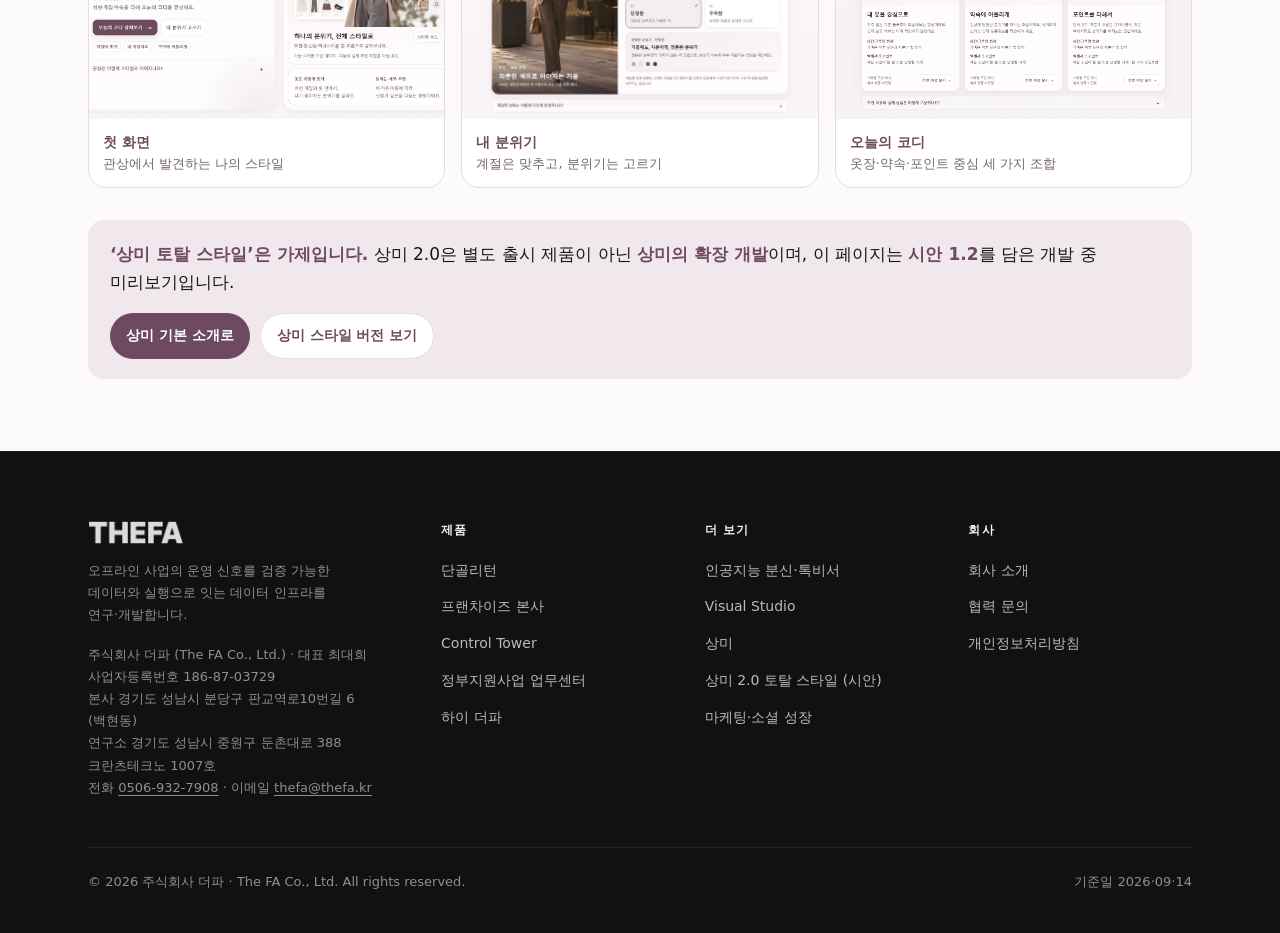
<file: products/sangmi-2.html>
<!doctype html>
<html lang="ko">
<head>
<meta charset="utf-8"/>
<meta name="viewport" content="width=device-width,initial-scale=1"/>
<meta name="robots" content="index,follow"/>
<link rel="canonical" href="https://thefa.kr/products/sangmi-2.html"/>
<meta property="og:type" content="website"/>
<meta property="og:site_name" content="THE FA"/>
<meta property="og:locale" content="ko_KR"/>
<meta property="og:url" content="https://thefa.kr/products/sangmi-2.html"/>
<meta property="og:title" content="상미 2.0 토탈 스타일 · 시안 1.2 미리보기 — THE FA"/>
<meta property="og:description" content="상미 2.0 토탈 스타일 시안 1.2 미리보기. 관상에서 찾은 스타일 포인트에 취향·계절·약속을 더해 오늘의 코디를 완성하는 상미의 확장 개발입니다. 실제 얼굴 분석·날씨·구매는 아직 연결하지 않았습니다."/>
<meta property="og:image" content="https://thefa.kr/assets/brand/og-thefa.jpg"/>
<meta property="og:image:width" content="1200"/>
<meta property="og:image:height" content="630"/>
<meta name="twitter:card" content="summary_large_image"/>
<meta name="description" content="상미 2.0 토탈 스타일 시안 1.2 미리보기. 관상에서 찾은 스타일 포인트에 취향·계절·약속을 더해 오늘의 코디를 완성하는 상미의 확장 개발입니다. 실제 얼굴 분석·날씨·구매는 아직 연결하지 않았습니다."/>
<title>상미 2.0 토탈 스타일 · 시안 1.2 미리보기 — THE FA</title>
<link rel="stylesheet" href="../styles.css?v=5"/>
<link rel="icon" href="../favicon.ico" sizes="any"/>
<link rel="icon" type="image/png" sizes="32x32" href="../assets/approved/thefa-icon-32.png"/>
<link rel="apple-touch-icon" href="../assets/approved/thefa-icon-180.png"/>
<style>
  /* 상미 2.0 목업의 로즈·크림 톤을 이 페이지에서만 부분 적용 */
  :root {
    --sm-line: #e8dce1;
    --sm-brand: #6e4a60;
    --sm-brand2: #9b7c8f;
    --sm-soft: #f1e8ed;
  }
  .sm-hero {
    padding: 56px 0 40px;
    background: linear-gradient(180deg, #fcf8fa 0%, #f5eff2 100%);
    border-bottom: 1px solid var(--sm-line);
  }
  .sm-hero .breadcrumb { font-size: 13px; color: #76656f; margin-bottom: 20px; }
  .sm-hero .breadcrumb a { color: inherit; text-decoration: none; }
  .sm-hero .breadcrumb a:hover { color: var(--sm-brand); }
  .sm-hero .badge {
    display: inline-flex; align-items: center; gap: 8px;
    padding: 8px 14px; border-radius: 999px;
    background: var(--sm-soft); color: var(--sm-brand);
    font-size: 13px; font-weight: 800;
    margin-bottom: 12px;
  }
  .sm-hero .badge::before {
    content: ""; width: 8px; height: 8px; border-radius: 999px;
    background: var(--sm-brand2);
  }
  .sm-hero h1 {
    font-size: clamp(32px, 4vw, 46px);
    line-height: 1.22; letter-spacing: -.03em;
    margin: 6px 0 18px; font-weight: 800; color: #2f252c;
    max-width: 720px;
  }
  .sm-hero h1 .line { display: block; }
  .sm-hero h1 .accent { color: var(--sm-brand); }
  .sm-hero .lead {
    font-size: 17px; line-height: 1.75; color: #5c4d56;
    max-width: 640px; margin: 0 0 20px;
  }
  .sm-hero .lead b { color: var(--sm-brand); font-weight: 800; }
  .sm-notice {
    background: rgba(110,74,96,.05);
    border-top: 1px solid var(--sm-line);
    border-bottom: 1px solid var(--sm-line);
  }
  .sm-notice .wrap { padding: 14px 0; color: #76656f; font-size: 13px; }
  .sm-notice b { color: var(--sm-brand); }

  .sm-body { padding: 56px 0 72px; background: #fdfafb; }
  .sm-grid {
    display: grid; grid-template-columns: minmax(0, 1.05fr) minmax(0, .95fr);
    gap: 22px; align-items: stretch;
  }
  .sm-card {
    background: rgba(255,253,253,.9);
    border: 1px solid var(--sm-line);
    border-radius: 24px;
    padding: 30px;
    box-shadow: 0 14px 40px rgba(97,71,84,.06);
  }
  .sm-card h2 {
    font-size: 22px; letter-spacing: -.02em; margin: 0 0 12px; color: #2f252c;
  }
  .sm-card p { margin: 0 0 12px; color: #5c4d56; font-size: 15px; line-height: 1.75; }
  .sm-pills {
    display: flex; gap: 8px; flex-wrap: wrap; margin-top: 20px;
  }
  .sm-pill {
    padding: 7px 12px; border-radius: 999px;
    background: #fff; border: 1px solid var(--sm-line);
    color: #76656f; font-size: 13px; font-weight: 700;
  }
  .sm-preview img {
    width: 100%; aspect-ratio: 4/3; object-fit: cover;
    border-radius: 22px; display: block;
    border: 1px solid var(--sm-line);
    cursor: zoom-in;
  }
  .sm-preview-meta { margin-top: 16px; }
  .sm-preview-meta h3 { font-size: 20px; letter-spacing: -.015em; margin: 0 0 6px; color: #2f252c; }
  .sm-preview-meta p { font-size: 14px; color: #76656f; margin: 0; }
  .sm-split { display: grid; grid-template-columns: 1fr 1fr; gap: 12px; margin-top: 16px; }
  .sm-mini { padding: 16px; border-radius: 18px; background: #fff; border: 1px solid var(--sm-line); }
  .sm-mini strong { display: block; margin-bottom: 6px; color: var(--sm-brand); font-size: 14px; }
  .sm-mini p { font-size: 13px; color: #76656f; margin: 0; }

  .sm-limits {
    margin: 40px 0 0;
    padding: 24px 26px;
    background: #fff;
    border: 1px solid var(--sm-line);
    border-left: 3px solid var(--sm-brand2);
    border-radius: 14px;
  }
  .sm-limits h3 { font-size: 15px; letter-spacing: -.01em; margin: 0 0 10px; color: #2f252c; }
  .sm-limits p, .sm-limits li { font-size: 14px; color: #5c4d56; line-height: 1.7; margin: 0; }
  .sm-limits ul { padding-left: 20px; margin: 6px 0 0; }

  .sm-hint {
    margin: 32px 0 0; padding: 20px 22px;
    background: var(--sm-soft); border-radius: 16px;
    display: flex; justify-content: space-between; align-items: center; gap: 16px; flex-wrap: wrap;
  }
  .sm-hint b { color: var(--sm-brand); }
  .sm-hint .actions { display: flex; gap: 10px; flex-wrap: wrap; }
  .sm-hint a {
    display: inline-flex; align-items: center; gap: 6px;
    padding: 10px 16px; border-radius: 999px;
    font-size: 14px; font-weight: 700; text-decoration: none;
    background: var(--sm-brand); color: #fff;
  }
  .sm-hint a.ghost { background: #fff; color: var(--sm-brand); border: 1px solid var(--sm-line); }

  .sm-shots-head { margin: 48px 0 16px; }
  .sm-shots-head h2 { font-size: 22px; letter-spacing: -.02em; margin: 0 0 6px; color: #2f252c; }
  .sm-shots-head p { margin: 0; font-size: 14px; color: #76656f; }
  .sm-shots { display: grid; grid-template-columns: repeat(3, minmax(0, 1fr)); gap: 16px; }
  .sm-shots figure { margin: 0; background: #fff; border: 1px solid var(--sm-line); border-radius: 18px; overflow: hidden; cursor: zoom-in; }
  .sm-shots img { display: block; width: 100%; aspect-ratio: 4 / 3; object-fit: cover; object-position: top; }
  .sm-shots figcaption { padding: 12px 14px; font-size: 13px; color: #76656f; line-height: 1.6; }
  .sm-shots figcaption b { display: block; color: var(--sm-brand); font-size: 14px; }
  @media (max-width: 900px) {
    .sm-shots { grid-template-columns: 1fr; }
    .sm-grid { grid-template-columns: 1fr; }
    .sm-card { padding: 24px; }
    .sm-split { grid-template-columns: 1fr; }
  }
</style>
</head>
<body>

<a class="skip" href="#main">본문 바로가기</a>
<header class="site-header" role="banner">
  <div class="wrap">
    <nav class="nav" aria-label="주 메뉴">
      <a class="brand" href="../index.html" aria-label="THE FA 홈">
        <img src="../assets/approved/thefa-logo.png" alt="THE FA" width="96"/>
        
      </a>
      <ul class="nav-menu">
        <li><a href="../index.html#core">THE FA Core</a></li>
        <li><a href="../index.html#patents">기술 자산</a></li>
        <li><a href="../index.html#research">R&amp;D</a></li>
        <li><a href="../technology/">기술·개발</a></li>
        <li><a href="../index.html#products">제품</a></li>
        <li><a href="../index.html#roadmap">개발 단계</a></li>
        <li><a href="../index.html#company">회사</a></li>
      </ul>
      <a class="nav-cta" href="../contact.html">협력 문의</a>
      <button class="nav-toggle" type="button" aria-expanded="false" aria-controls="nav-panel" aria-label="메뉴 열기"><span></span><span></span><span></span></button>
    </nav>
  </div>
  <div class="nav-panel" id="nav-panel" style="display:none">
    <ul>
      <li><a href="../index.html#core">THE FA Core</a></li>
      <li><a href="../index.html#patents">기술 자산</a></li>
      <li><a href="../index.html#research">R&amp;D</a></li>
      <li><a href="../technology/">기술·개발</a></li>
      <li><a href="../index.html#products">제품</a></li>
      <li><a href="../index.html#roadmap">개발 단계</a></li>
      <li><a href="../index.html#company">회사</a></li>
      <li><a href="../contact.html" data-cta>협력 문의</a></li>
    </ul>
  </div>
</header>

<main id="main">

<section class="sm-hero">
  <div class="wrap">
    <nav class="breadcrumb" aria-label="이동 경로">
      <a href="../index.html">홈</a> <span>›</span>
      <a href="../index.html#products">제품</a> <span>›</span>
      <a href="sangmi.html">상미</a> <span>›</span>
      <span>상미 2.0 · 시안 1.2 미리보기</span>
    </nav>
    <span class="badge">상미의 확장 개발 · 개발 중 · 시안 1.2</span>
    <h1>
      <span class="line">내 얼굴의 분위기부터,</span>
      <span class="line accent">오늘의 약속 코디까지.</span>
    </h1>
    <p class="lead">
      상미 2.0은 기존 상미의 뷰티·그루밍을 바탕으로,
      <b>관상에서 찾은 스타일 포인트</b>에 <b>평소 취향</b>, <b>계절</b>, <b>약속 상황</b>을 더해
      <b>옷·신발·액세서리·화장</b>까지 오늘의 코디를 완성하는 확장 시안입니다.
    </p>
  </div>
</section>

<div class="sm-notice">
  <div class="wrap">
    이 페이지는 개발 중인 <b>상미 2.0 시안 1.2</b>를 미리 보여드립니다. 실제 얼굴 분석·날씨·로그인·구매는 연결하지 않았고, 사진은 기존 상미의 가상 모델 이미지입니다.
  </div>
</div>

<section class="sm-body">
  <div class="wrap">
    <div class="sm-grid">

      <article class="sm-card">
        <h2>한 흐름으로 이어지는 스타일 큐레이션</h2>
        <p>계절에 맞는 옷을 먼저 고르고, 내가 고른 분위기와 약속 상황을 더해 코디 3가지 조합을 보여주는 시안입니다. 신발이나 화장만 따로 바꿔볼 수도 있습니다.</p>
        <p>사진만으로 사람을 단정하는 대신, 사용자가 알고 있는 정보와 오늘의 상황을 함께 씁니다. 새로 사기 전에 이미 가진 옷을 잘 활용하도록 돕는 방향입니다.</p>

        <div class="sm-pills">
          <span class="sm-pill">옷은 계절에 맞게</span>
          <span class="sm-pill">날씨는 신발·겉옷 세부 조정</span>
          <span class="sm-pill">분위기 4가지 중 선택</span>
          <span class="sm-pill">코디 3가지 조합</span>
        </div>

        <div class="sm-limits">
          <h3>시안에서 이해할 것</h3>
          <ul>
            <li>관상 표현은 화장·헤어·액세서리 같은 <b>스타일 포인트 설명</b>입니다. 의료 진단·성격·운명 판정이 아닙니다.</li>
            <li>날씨는 사용자가 골라 보는 <b>검토용 가정</b>이며, 기상청 실시간 연동이나 위치 자동 수집이 아닙니다.</li>
            <li>코디 품목·색상은 <b>규칙 기반 구성 예시</b>이며, 실제 상품 검색·가격·재고·판매 연결이 아닙니다.</li>
            <li>사진 속 인물과 착장은 <b>가상 모델 이미지</b>이며, 실제 이용자 사진이나 판매 상품이 아닙니다.</li>
          </ul>
        </div>
      </article>

      <article class="sm-card sm-preview-card">
        <div class="sm-preview">
          <img src="../assets/reference/sangmi2_v12_styleboard.webp"
               alt="상미 2.0 시안의 스타일 보드. 가상 모델과 코트·셔츠·팬츠·가방·신발, 날씨·약속 아이콘이 한 화면에 구성된 이미지입니다."
               data-zoom
               data-caption="상미 2.0 시안 1.2 · 스타일 보드 (기능 소개용 가상 이미지 · 실제 추천 착장·판매 상품 아님)"
               loading="lazy"/>
        </div>
        <div class="sm-preview-meta">
          <h3>하나의 분위기, 전체 스타일로</h3>
          <p>화장·옷·신발·액세서리를 한 흐름으로 살펴보는 스타일 보드입니다. 기능 소개용 가상 이미지이며, 실제 추천 착장은 아닙니다.</p>
        </div>
        <div class="sm-split">
          <div class="sm-mini">
            <strong>빠르게 추천받기</strong>
            <p>“토요일 저녁 동창회가 있어.” 약속 한 문장으로 시작하면 계절과 고른 분위기로 코디를 구성해요.</p>
          </div>
          <div class="sm-mini">
            <strong>더 상세한 큐레이션</strong>
            <p>착용감·평소 사이즈·예산·이미 가진 옷까지 더해 나에게 한 걸음 더 맞춰요.</p>
          </div>
        </div>
      </article>

    </div>

    <div class="sm-shots-head">
      <h2>시안 1.2 화면 둘러보기</h2>
      <p>화면을 누르면 크게 볼 수 있습니다. 모든 화면은 개발 중인 시안이며 실제 서비스와 분리되어 있습니다.</p>
    </div>
    <div class="sm-shots">
      <figure data-zoom data-caption="상미 2.0 시안 1.2 · 첫 화면">
        <img src="../assets/reference/sangmi2_v12_top.webp" alt="상미 2.0 시안 첫 화면. ‘내 얼굴의 분위기부터, 오늘의 약속 코디까지’ 문구와 스타일 보드." loading="lazy"/>
        <figcaption><b>첫 화면</b>관상에서 발견하는 나의 스타일</figcaption>
      </figure>
      <figure data-zoom data-caption="상미 2.0 시안 1.2 · 내 분위기 (계절 대표 착장과 분위기 4가지 · 가상 모델 이미지)">
        <img src="../assets/reference/sangmi2_v12_mood.webp" alt="가을 대표 착장 사진과 네 가지 분위기 선택 화면." loading="lazy"/>
        <figcaption><b>내 분위기</b>계절은 맞추고, 분위기는 고르기</figcaption>
      </figure>
      <figure data-zoom data-caption="상미 2.0 시안 1.2 · 오늘의 코디 3가지 조합 (스타일 구성 예시 · 실제 상품 미연결)">
        <img src="../assets/reference/sangmi2_v12_result.webp" alt="상의·겉옷·하의·신발·가방으로 구성한 코디 세 가지 조합 화면." loading="lazy"/>
        <figcaption><b>오늘의 코디</b>옷장·약속·포인트 중심 세 가지 조합</figcaption>
      </figure>
    </div>

    <div class="sm-hint">
      <div>
        <b>‘상미 토탈 스타일’은 가제입니다.</b>
        상미 2.0은 별도 출시 제품이 아닌 <b>상미의 확장 개발</b>이며,
        이 페이지는 <b>시안 1.2</b>를 담은 개발 중 미리보기입니다.
      </div>
      <div class="actions">
        <a href="sangmi.html">상미 기본 소개로</a>
        <a href="sangmi.html#style-ext" class="ghost">상미 스타일 버전 보기</a>
      </div>
    </div>
  </div>
</section>

</main>

<footer class="site-footer" role="contentinfo">
  <div class="wrap">
    <div class="footer-grid">
      <div class="footer-brand">
        <img src="../assets/approved/thefa-logo.png" alt="THE FA"/>
        <p>오프라인 사업의 운영 신호를 검증 가능한 데이터와 실행으로 잇는 데이터 인프라를 연구·개발합니다.</p>
        <address style="margin-top:18px;font-style:normal;font-size:13px;color:#8f9188;line-height:1.7">
          주식회사 더파 (The FA Co., Ltd.) · 대표 최대희<br/>
          사업자등록번호 186-87-03729<br/>
          본사 경기도 성남시 분당구 판교역로10번길 6 (백현동)<br/>
          연구소 경기도 성남시 중원구 둔촌대로 388 크란츠테크노 1007호<br/>
          전화 <a href="tel:0506-932-7908" style="color:inherit">0506-932-7908</a> ·
          이메일 <a href="mailto:thefa@thefa.kr" style="color:inherit;text-decoration:underline">thefa@thefa.kr</a>
        </address>
      </div>
      <div class="footer-col">
        <h4>제품</h4>
        <ul>
          <li><a href="dangolreturn.html">단골리턴</a></li>
          <li><a href="franchise-hq.html">프랜차이즈 본사</a></li>
          <li><a href="control-tower.html">Control Tower</a></li>
          <li><a href="gov-workspace.html">정부지원사업 업무센터</a></li>
          <li><a href="hi-the-fa.html">하이 더파</a></li>
        </ul>
      </div>
      <div class="footer-col">
        <h4>더 보기</h4>
        <ul>
          <li><a href="ai-persona.html">인공지능 분신·톡비서</a></li>
          <li><a href="visual-studio.html">Visual Studio</a></li>
          <li><a href="sangmi.html">상미</a></li>
          <li><a href="sangmi-2.html">상미 2.0 토탈 스타일 (시안)</a></li>
          <li><a href="ai-marketing.html">마케팅·소셜 성장</a></li>
        </ul>
      </div>
      <div class="footer-col">
        <h4>회사</h4>
        <ul>
          <li><a href="../index.html#company">회사 소개</a></li>
          <li><a href="../contact.html">협력 문의</a></li>
          <li><a href="../privacy.html">개인정보처리방침</a></li>
        </ul>
      </div>
    </div>
    <div class="footer-bottom">
      <div>© 2026 주식회사 더파 · The FA Co., Ltd. All rights reserved.</div>
      <div class="legal"><span>기준일 2026·09·14</span></div>
    </div>
  </div>
</footer>

<script src="../app.js?v=4a"></script>
</body>
</html>
</file>
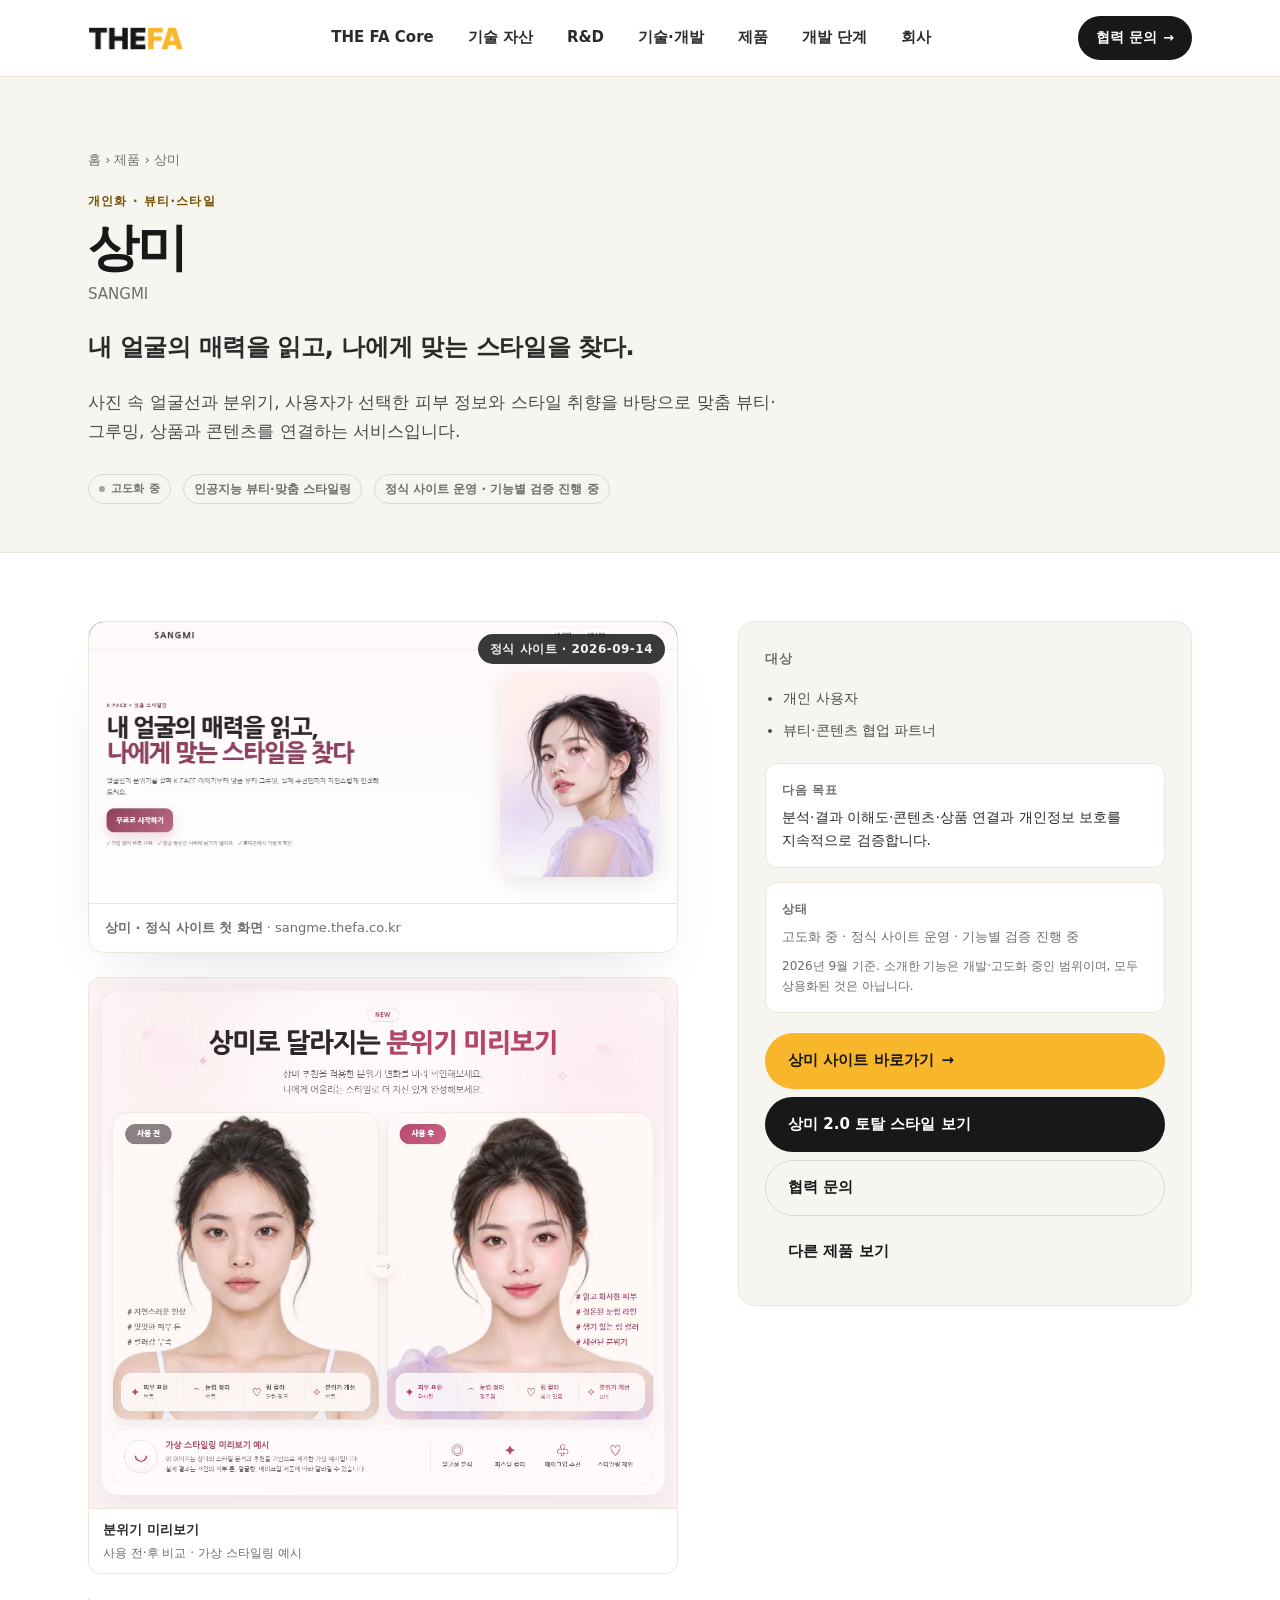
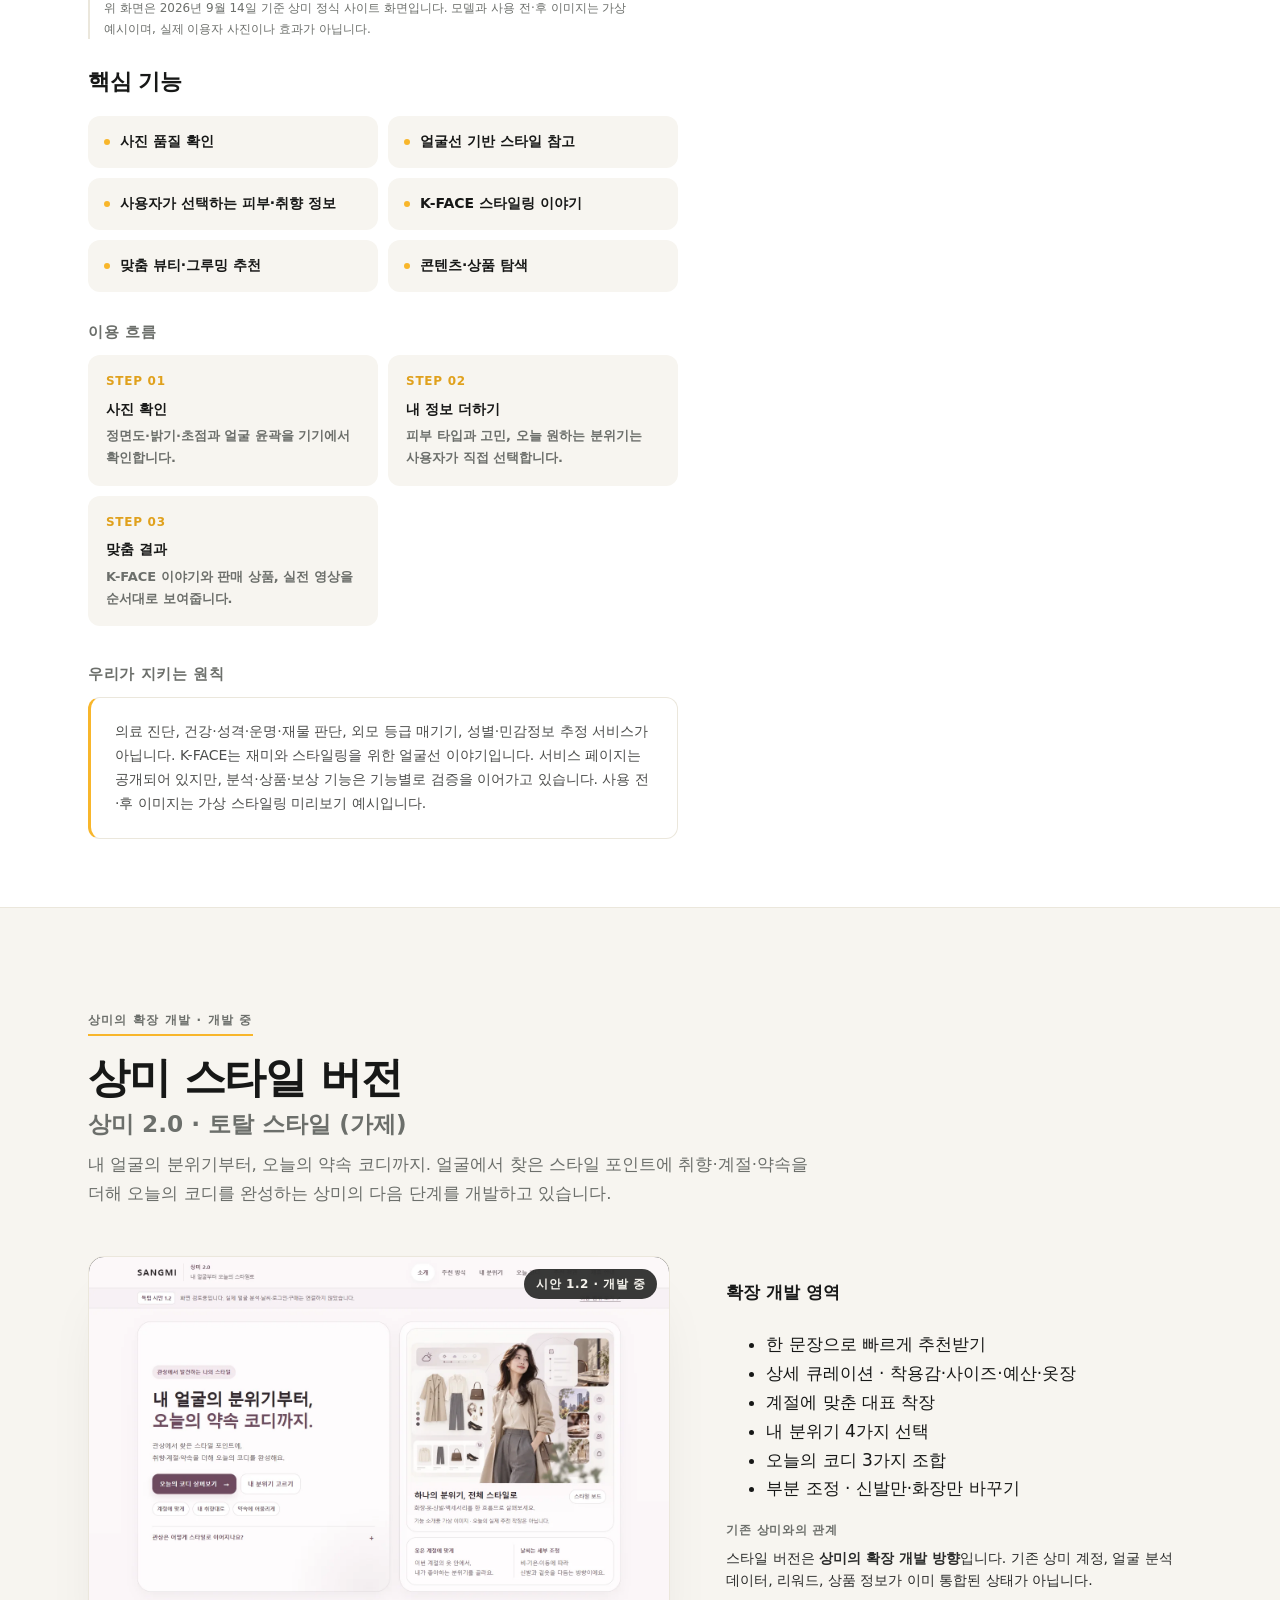
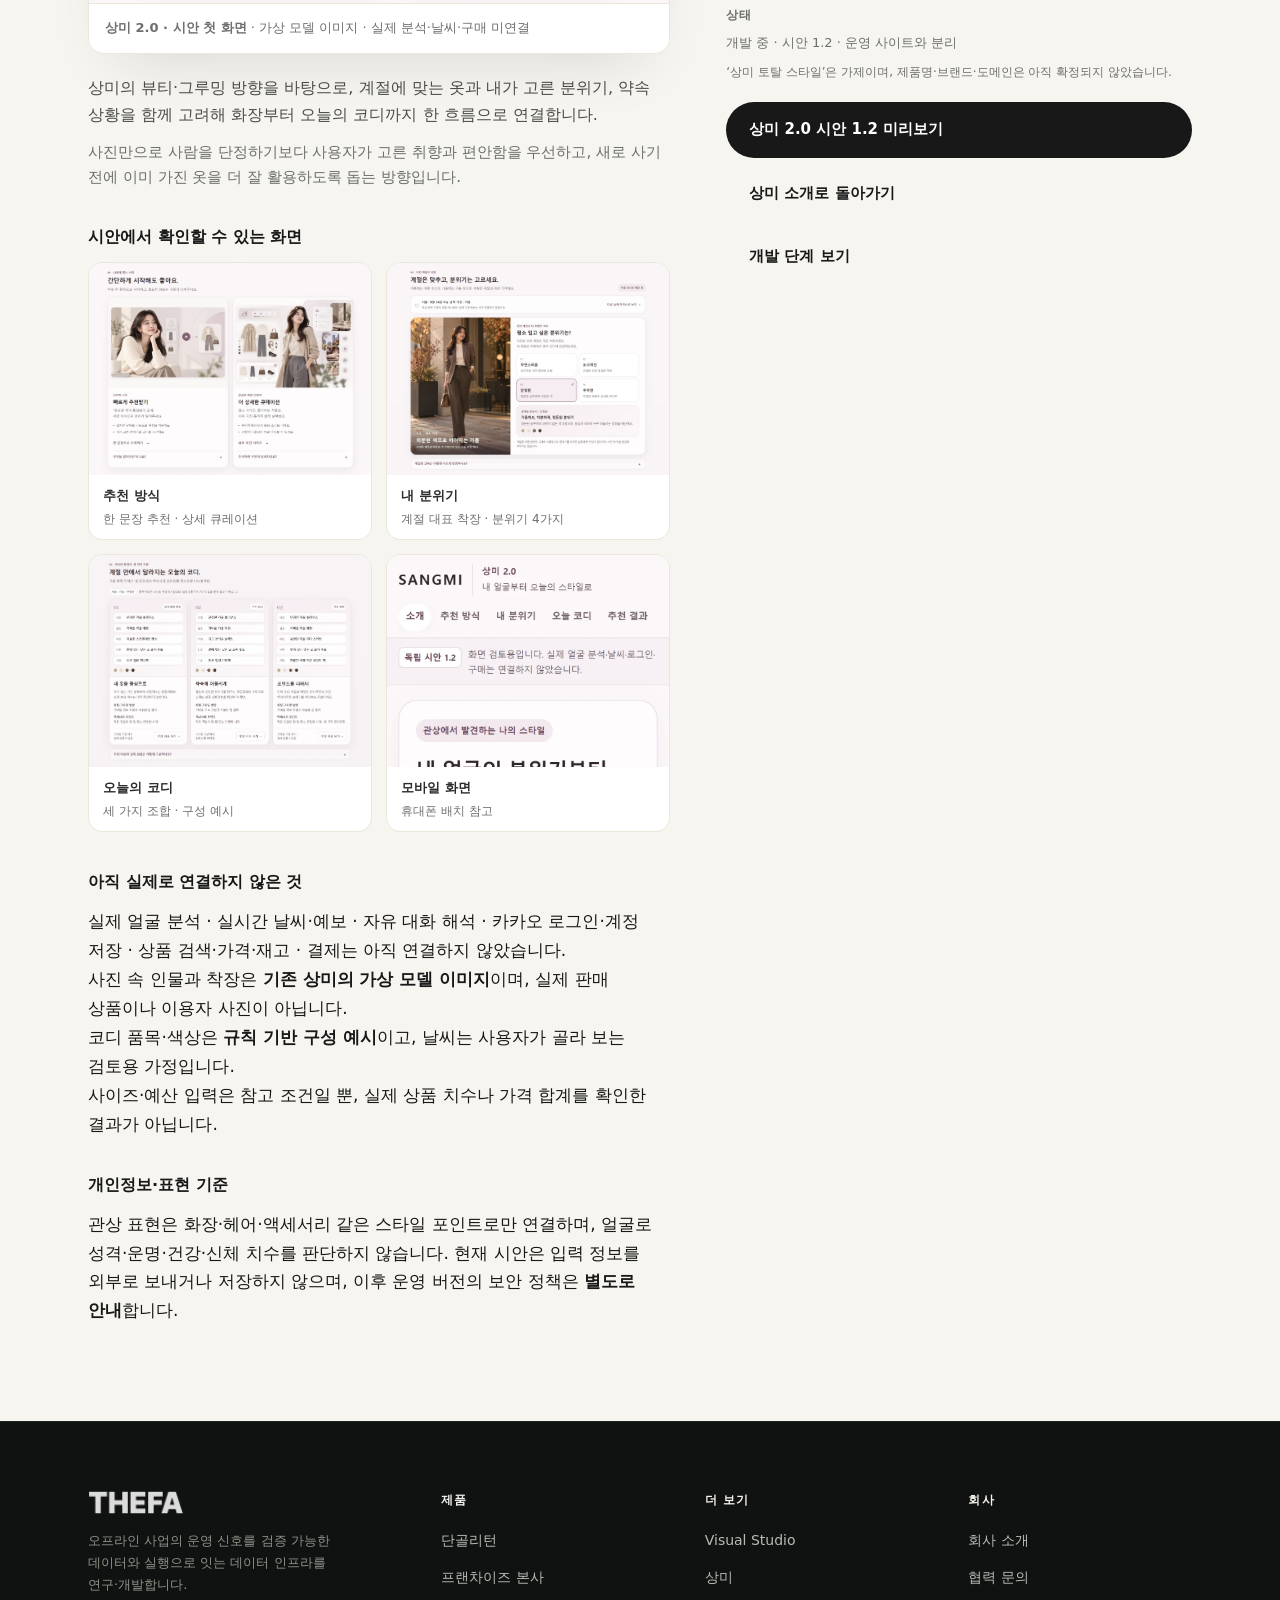
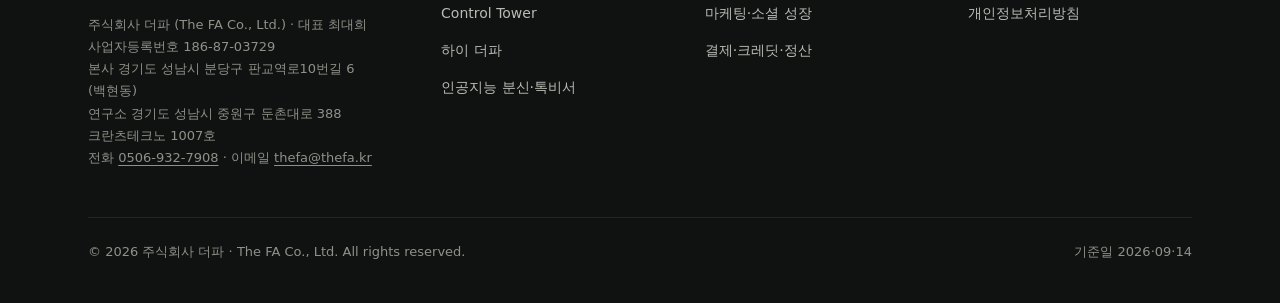
<file: products/sangmi.html>
<!doctype html>
<html lang="ko">
<head>
<meta charset="utf-8"/>
<meta name="viewport" content="width=device-width,initial-scale=1"/>
<meta name="robots" content="index,follow"/>
<link rel="canonical" href="https://thefa.kr/products/sangmi.html"/>
<meta property="og:type" content="website"/>
<meta property="og:site_name" content="THE FA"/>
<meta property="og:locale" content="ko_KR"/>
<meta property="og:url" content="https://thefa.kr/products/sangmi.html"/>
<meta property="og:image" content="https://thefa.kr/assets/brand/og-thefa.jpg"/>
<meta property="og:image:width" content="1200"/>
<meta property="og:image:height" content="630"/>
<meta name="twitter:card" content="summary_large_image"/>
<meta name="description" content="사진 속 얼굴선과 분위기, 사용자가 선택한 피부 정보와 스타일 취향을 바탕으로 맞춤 뷰티·그루밍, 상품과 콘텐츠를 연결하는 서비스입니다."/>
<meta property="og:title" content="상미 — THE FA"/>
<meta property="og:description" content="사진 속 얼굴선과 분위기, 사용자가 선택한 피부 정보와 스타일 취향을 바탕으로 맞춤 뷰티·그루밍, 상품과 콘텐츠를 연결하는 서비스입니다."/>
<title>상미 — THE FA</title>
<link rel="stylesheet" href="../styles.css?v=5"/>
<link rel="icon" href="../favicon.ico" sizes="any"/>
<link rel="icon" type="image/png" sizes="32x32" href="../assets/approved/thefa-icon-32.png"/>
<link rel="apple-touch-icon" href="../assets/approved/thefa-icon-180.png"/>
</head>
<body>

<a class="skip" href="#main">본문 바로가기</a>
<header class="site-header" role="banner">
  <div class="wrap">
    <nav class="nav" aria-label="주 메뉴">
      <a class="brand" href="../index.html" aria-label="THE FA 홈">
        <img src="../assets/approved/thefa-logo.png" alt="THE FA" width="96"/>
        
      </a>
      <ul class="nav-menu">
        <li><a href="../index.html#core">THE FA Core</a></li>
        <li><a href="../index.html#patents">기술 자산</a></li>
        <li><a href="../index.html#research">R&amp;D</a></li>
        <li><a href="../technology/">기술·개발</a></li>
        <li><a href="../index.html#products">제품</a></li>
        <li><a href="../index.html#roadmap">개발 단계</a></li>
        <li><a href="../index.html#company">회사</a></li>
      </ul>
      <a class="nav-cta" href="../contact.html">협력 문의</a>
      <button class="nav-toggle" type="button" aria-expanded="false" aria-controls="nav-panel" aria-label="메뉴 열기"><span></span><span></span><span></span></button>
    </nav>
  </div>
  <div class="nav-panel" id="nav-panel" style="display:none">
    <ul>
      <li><a href="../index.html#core">THE FA Core</a></li>
      <li><a href="../index.html#patents">기술 자산</a></li>
      <li><a href="../index.html#research">R&amp;D</a></li>
      <li><a href="../technology/">기술·개발</a></li>
      <li><a href="../index.html#products">제품</a></li>
      <li><a href="../index.html#roadmap">개발 단계</a></li>
      <li><a href="../index.html#company">회사</a></li>
      <li><a href="../contact.html" data-cta>협력 문의</a></li>
    </ul>
  </div>
</header>

<main id="main">

<section class="product-hero">
  <div class="wrap">
    <nav class="breadcrumb" aria-label="이동 경로">
      <a href="../index.html">홈</a> <span>›</span>
      <a href="../index.html#products">제품</a> <span>›</span>
      <span>상미</span>
    </nav>
    <div class="group">개인화 · 뷰티·스타일</div>
    <h1>상미</h1>
    <div class="name-sub">SANGMI</div>
    <p class="headline">내 얼굴의 매력을 읽고, 나에게 맞는 스타일을 찾다.</p>
    <p class="summary">사진 속 얼굴선과 분위기, 사용자가 선택한 피부 정보와 스타일 취향을 바탕으로 맞춤 뷰티·그루밍, 상품과 콘텐츠를 연결하는 서비스입니다.</p>
    <div class="meta">
      <span class="status-pill">고도화 중</span>
      <span class="tag">인공지능 뷰티·맞춤 스타일링</span>
      <span class="tag">정식 사이트 운영 · 기능별 검증 진행 중</span>
    </div>
  </div>
</section>

<section class="product-body">
  <div class="wrap">
    <div class="grid-2">
      <div>
        <figure class="spot-media" data-zoom
             data-caption="상미 정식 사이트 첫 화면 (sangme.thefa.co.kr · 2026-09-14 기준 · 모델은 가상 이미지)"
             style="margin:0 0 24px">
          <span class="badge">정식 사이트 · 2026-09-14</span>
          <img src="../assets/screens/12_sangmi_live_hero.webp"
               alt="상미 정식 사이트 첫 화면. ‘내 얼굴의 매력을 읽고, 나에게 맞는 스타일을 찾다’ 문구와 모델 이미지."
               loading="lazy" width="1440" height="687"/>
          <figcaption class="cap"><b>상미 · 정식 사이트 첫 화면</b> · sangme.thefa.co.kr</figcaption>
        </figure>

        <div class="screen-lockup" style="grid-template-columns: 1fr">
          <figure data-zoom data-caption="상미로 달라지는 분위기 미리보기 · 가상 스타일링 예시 (실제 이용자 사진·효과가 아닙니다)">
            <img src="../assets/screens/13_sangmi_live_preview.webp" alt="상미 사이트의 ‘분위기 미리보기’ 섹션. 사용 전과 사용 후를 나란히 비교한 가상 스타일링 예시 이미지." loading="lazy" width="1168" height="1052" style="aspect-ratio:1168/1052;max-height:none;background:#fcf5f6"/>
            <figcaption><b>분위기 미리보기</b>사용 전·후 비교 · 가상 스타일링 예시</figcaption>
          </figure>
        </div>
        <p style="font-size:12px;color:var(--muted);margin:4px 0 24px;padding-left:14px;border-left:2px solid var(--line-2)">
          위 화면은 2026년 9월 14일 기준 상미 정식 사이트 화면입니다. 모델과 사용 전·후 이미지는 가상 예시이며, 실제 이용자 사진이나 효과가 아닙니다.
        </p>

        <h2>핵심 기능</h2>
        <ul class="caps"><li>사진 품질 확인</li><li>얼굴선 기반 스타일 참고</li><li>사용자가 선택하는 피부·취향 정보</li><li>K-FACE 스타일링 이야기</li><li>맞춤 뷰티·그루밍 추천</li><li>콘텐츠·상품 탐색</li></ul>
        
    <h3>이용 흐름</h3>
    <ol class="caps" style="counter-reset: step;padding:0;margin:0;list-style:none;">
      <li style="display:block;padding:16px 18px"><b style="color:var(--gold-2);font-size:12px;display:block;letter-spacing:.06em">STEP 01</b><div style="font-weight:700;margin:6px 0 4px">사진 확인</div><div style="color:var(--muted);font-size:13px">정면도·밝기·초점과 얼굴 윤곽을 기기에서 확인합니다.</div></li><li style="display:block;padding:16px 18px"><b style="color:var(--gold-2);font-size:12px;display:block;letter-spacing:.06em">STEP 02</b><div style="font-weight:700;margin:6px 0 4px">내 정보 더하기</div><div style="color:var(--muted);font-size:13px">피부 타입과 고민, 오늘 원하는 분위기는 사용자가 직접 선택합니다.</div></li><li style="display:block;padding:16px 18px"><b style="color:var(--gold-2);font-size:12px;display:block;letter-spacing:.06em">STEP 03</b><div style="font-weight:700;margin:6px 0 4px">맞춤 결과</div><div style="color:var(--muted);font-size:13px">K-FACE 이야기와 판매 상품, 실전 영상을 순서대로 보여줍니다.</div></li>
    </ol>

        <h3 style="margin-top:36px">우리가 지키는 원칙</h3>
        <div class="boundary-box">의료 진단, 건강·성격·운명·재물 판단, 외모 등급 매기기, 성별·민감정보 추정 서비스가 아닙니다. K-FACE는 재미와 스타일링을 위한 얼굴선 이야기입니다. 서비스 페이지는 공개되어 있지만, 분석·상품·보상 기능은 기능별로 검증을 이어가고 있습니다. 사용 전·후 이미지는 가상 스타일링 미리보기 예시입니다.</div>
        
      </div>

      <aside>
        <div class="side">
          <h4>대상</h4>
          <ul><li>개인 사용자</li><li>뷰티·콘텐츠 협업 파트너</li></ul>
          <div class="next">
            <div style="font-size:12px;letter-spacing:.06em;font-weight:700;color:var(--muted);margin-bottom:6px">다음 목표</div>
            <p style="margin:0;color:var(--ink-2);font-size:14px;line-height:1.6">분석·결과 이해도·콘텐츠·상품 연결과 개인정보 보호를 지속적으로 검증합니다.</p>
          </div>
          <div class="next" style="margin-top:14px">
            <div style="font-size:12px;letter-spacing:.06em;font-weight:700;color:var(--muted);margin-bottom:6px">상태</div>
            <p style="margin:0;font-size:13px;color:var(--muted)">고도화 중 · 정식 사이트 운영 · 기능별 검증 진행 중</p>
            <p style="margin:8px 0 0;font-size:12px;color:var(--muted)">2026년 9월 기준. 소개한 기능은 개발·고도화 중인 범위이며, 모두 상용화된 것은 아닙니다.</p>
          </div>
          <div style="margin-top:20px;display:flex;flex-direction:column;gap:8px">
            <a class="btn primary" href="https://sangme.thefa.co.kr/" target="_blank" rel="noopener">상미 사이트 바로가기</a>
            <a class="btn dark" href="#style-ext">상미 2.0 토탈 스타일 보기</a>
            <a class="btn ghost" href="../contact.html" style="color:var(--ink);border-color:var(--line)">협력 문의</a>
            <a class="btn light" href="../index.html#products">다른 제품 보기</a>
          </div>
        </div>
      </aside>
    </div>
  </div>
</section>

<!-- ===================== 상미 스타일 버전 · 상미 2.0 토탈 스타일 ===================== -->
<section class="section cream" id="style-ext" aria-labelledby="style-ext-title" style="border-top:1px solid var(--line-2)">
  <div class="wrap">
    <div class="section-head">
      <span class="section-eyebrow">상미의 확장 개발 · 개발 중</span>
      <h2 id="style-ext-title">상미 스타일 버전<br><small style="font-size:.55em;color:var(--muted);font-weight:600;letter-spacing:0;display:block;margin-top:8px">상미 2.0 · 토탈 스타일 (가제)</small></h2>
      <p class="lede">
        내 얼굴의 분위기부터, 오늘의 약속 코디까지.
        얼굴에서 찾은 스타일 포인트에 취향·계절·약속을 더해 오늘의 코디를 완성하는 상미의 다음 단계를 개발하고 있습니다.
      </p>
    </div>

    <div class="style-ext-grid">
      <div>
        <figure class="spot-media" data-zoom
             data-caption="상미 2.0 시안 1.2 첫 화면 · 가상 모델 이미지 · 실제 얼굴 분석·날씨·구매는 연결하지 않았습니다."
             style="margin:0 0 20px">
          <span class="badge">시안 1.2 · 개발 중</span>
          <img src="../assets/reference/sangmi2_v12_top.webp"
               alt="상미 2.0 시안 첫 화면. ‘내 얼굴의 분위기부터, 오늘의 약속 코디까지’ 문구와 옷·액세서리 스타일 보드 이미지."
               loading="lazy" width="1440" height="860"/>
          <figcaption class="cap"><b>상미 2.0 · 시안 첫 화면</b> · 가상 모델 이미지 · 실제 분석·날씨·구매 미연결</figcaption>
        </figure>

        <p style="font-size:16px;color:var(--ink-3);line-height:1.7;margin:0 0 12px">
          상미의 뷰티·그루밍 방향을 바탕으로, 계절에 맞는 옷과 내가 고른 분위기, 약속 상황을 함께 고려해
          화장부터 오늘의 코디까지 한 흐름으로 연결합니다.
        </p>
        <p style="font-size:15px;color:var(--muted);line-height:1.7;margin:0">
          사진만으로 사람을 단정하기보다 사용자가 고른 취향과 편안함을 우선하고,
          새로 사기 전에 이미 가진 옷을 더 잘 활용하도록 돕는 방향입니다.
        </p>

        <h3 style="margin:32px 0 12px;font-size:16px">시안에서 확인할 수 있는 화면</h3>
        <div class="style-shots">
          <figure data-zoom data-caption="추천 방식 · 한 문장으로 빠르게 추천받거나, 착용감·예산·옷장을 더해 상세하게 큐레이션">
            <img src="../assets/reference/sangmi2_v12_service.webp" alt="빠르게 추천받기와 더 상세한 큐레이션 두 가지 시작 방식을 소개하는 화면." loading="lazy"/>
            <figcaption><b>추천 방식</b>한 문장 추천 · 상세 큐레이션</figcaption>
          </figure>
          <figure data-zoom data-caption="내 분위기 · 계절 대표 착장과 네 가지 분위기 선택 (가상 모델 이미지)">
            <img src="../assets/reference/sangmi2_v12_mood.webp" alt="가을 대표 착장 사진과 자연스러운·도시적인·단정한·우아한 네 가지 분위기 선택 화면." loading="lazy"/>
            <figcaption><b>내 분위기</b>계절 대표 착장 · 분위기 4가지</figcaption>
          </figure>
          <figure data-zoom data-caption="추천 결과 · 옷장·약속·포인트 중심의 코디 3가지 조합 (스타일 구성 예시 · 실제 상품 미연결)">
            <img src="../assets/reference/sangmi2_v12_result.webp" alt="상의·겉옷·하의·신발·가방으로 구성한 코디 세 가지 조합 화면." loading="lazy"/>
            <figcaption><b>오늘의 코디</b>세 가지 조합 · 구성 예시</figcaption>
          </figure>
          <figure data-zoom data-caption="상미 2.0 시안 모바일 첫 화면 · 배치 참고">
            <img src="../assets/reference/sangmi2_v12_mobile.webp" alt="휴대폰 화면 크기의 상미 2.0 시안 첫 화면." loading="lazy"/>
            <figcaption><b>모바일 화면</b>휴대폰 배치 참고</figcaption>
          </figure>
        </div>

        <h3 style="margin:36px 0 12px;font-size:16px">아직 실제로 연결하지 않은 것</h3>
        <div class="boundary-box">
          실제 얼굴 분석 · 실시간 날씨·예보 · 자유 대화 해석 · 카카오 로그인·계정 저장 · 상품 검색·가격·재고 · 결제는 아직 연결하지 않았습니다.<br>
          사진 속 인물과 착장은 <b>기존 상미의 가상 모델 이미지</b>이며, 실제 판매 상품이나 이용자 사진이 아닙니다.<br>
          코디 품목·색상은 <b>규칙 기반 구성 예시</b>이고, 날씨는 사용자가 골라 보는 검토용 가정입니다.<br>
          사이즈·예산 입력은 참고 조건일 뿐, 실제 상품 치수나 가격 합계를 확인한 결과가 아닙니다.
        </div>

        <h3 style="margin:32px 0 12px;font-size:16px">개인정보·표현 기준</h3>
        <div class="boundary-box">
          관상 표현은 화장·헤어·액세서리 같은 스타일 포인트로만 연결하며, 얼굴로 성격·운명·건강·신체 치수를 판단하지 않습니다.
          현재 시안은 입력 정보를 외부로 보내거나 저장하지 않으며, 이후 운영 버전의 보안 정책은 <b>별도로 안내</b>합니다.
        </div>
      </div>

      <aside>
        <div class="side">
          <h4>확장 개발 영역</h4>
          <ul>
            <li>한 문장으로 빠르게 추천받기</li>
            <li>상세 큐레이션 · 착용감·사이즈·예산·옷장</li>
            <li>계절에 맞춘 대표 착장</li>
            <li>내 분위기 4가지 선택</li>
            <li>오늘의 코디 3가지 조합</li>
            <li>부분 조정 · 신발만·화장만 바꾸기</li>
          </ul>

          <div class="next">
            <div style="font-size:12px;letter-spacing:.06em;font-weight:700;color:var(--muted);margin-bottom:6px">기존 상미와의 관계</div>
            <p style="margin:0;color:var(--ink-2);font-size:14px;line-height:1.6">
              스타일 버전은 <b>상미의 확장 개발 방향</b>입니다. 기존 상미 계정, 얼굴 분석 데이터, 리워드, 상품 정보가 이미 통합된 상태가 아닙니다.
            </p>
          </div>

          <div class="next" style="margin-top:14px">
            <div style="font-size:12px;letter-spacing:.06em;font-weight:700;color:var(--muted);margin-bottom:6px">상태</div>
            <p style="margin:0;font-size:13px;color:var(--muted)">개발 중 · 시안 1.2 · 운영 사이트와 분리</p>
            <p style="margin:8px 0 0;font-size:12px;color:var(--muted)">
              ‘상미 토탈 스타일’은 가제이며, 제품명·브랜드·도메인은 아직 확정되지 않았습니다.
            </p>
          </div>

          <div style="margin-top:20px;display:flex;flex-direction:column;gap:8px">
            <a class="btn dark" href="sangmi-2.html">상미 2.0 시안 1.2 미리보기</a>
            <a class="btn light" href="#top" onclick="window.scrollTo({top:0,behavior:'smooth'});return false;">상미 소개로 돌아가기</a>
            <a class="btn light" href="../index.html#roadmap">개발 단계 보기</a>
          </div>
        </div>
      </aside>
    </div>
  </div>
</section>

</main>


<footer class="site-footer" role="contentinfo">
  <div class="wrap">
    <div class="footer-grid">
      <div class="footer-brand">
        <img src="../assets/approved/thefa-logo.png" alt="THE FA"/>
        <p>오프라인 사업의 운영 신호를 검증 가능한 데이터와 실행으로 잇는 데이터 인프라를 연구·개발합니다.</p>
        <address style="margin-top:18px;font-style:normal;font-size:13px;color:#8f9188;line-height:1.7">
          주식회사 더파 (The FA Co., Ltd.) · 대표 최대희<br/>
          사업자등록번호 186-87-03729<br/>
          본사 경기도 성남시 분당구 판교역로10번길 6 (백현동)<br/>
          연구소 경기도 성남시 중원구 둔촌대로 388 크란츠테크노 1007호<br/>
          전화 <a href="tel:0506-932-7908" style="color:inherit">0506-932-7908</a> ·
          이메일 <a href="mailto:thefa@thefa.kr" style="color:inherit;text-decoration:underline">thefa@thefa.kr</a>
        </address>
      </div>
      <div class="footer-col">
        <h4>제품</h4>
        <ul>
          <li><a href="dangolreturn.html">단골리턴</a></li>
          <li><a href="franchise-hq.html">프랜차이즈 본사</a></li>
          <li><a href="control-tower.html">Control Tower</a></li>
          <li><a href="hi-the-fa.html">하이 더파</a></li>
          <li><a href="ai-persona.html">인공지능 분신·톡비서</a></li>
        </ul>
      </div>
      <div class="footer-col">
        <h4>더 보기</h4>
        <ul>
          <li><a href="visual-studio.html">Visual Studio</a></li>
          <li><a href="sangmi.html">상미</a></li>
          <li><a href="ai-marketing.html">마케팅·소셜 성장</a></li>
          <li><a href="payments-finance.html">결제·크레딧·정산</a></li>
        </ul>
      </div>
      <div class="footer-col">
        <h4>회사</h4>
        <ul>
          <li><a href="../index.html#company">회사 소개</a></li>
          <li><a href="../contact.html">협력 문의</a></li>
          <li><a href="../privacy.html">개인정보처리방침</a></li>
        </ul>
      </div>
    </div>
    <div class="footer-bottom">
      <div>© 2026 주식회사 더파 · The FA Co., Ltd. All rights reserved.</div>
      <div class="legal">
        <span>기준일 2026·09·14</span>
      </div>
    </div>
  </div>
</footer>
<script src="../app.js?v=4a"></script>
</body>
</html>
</file>
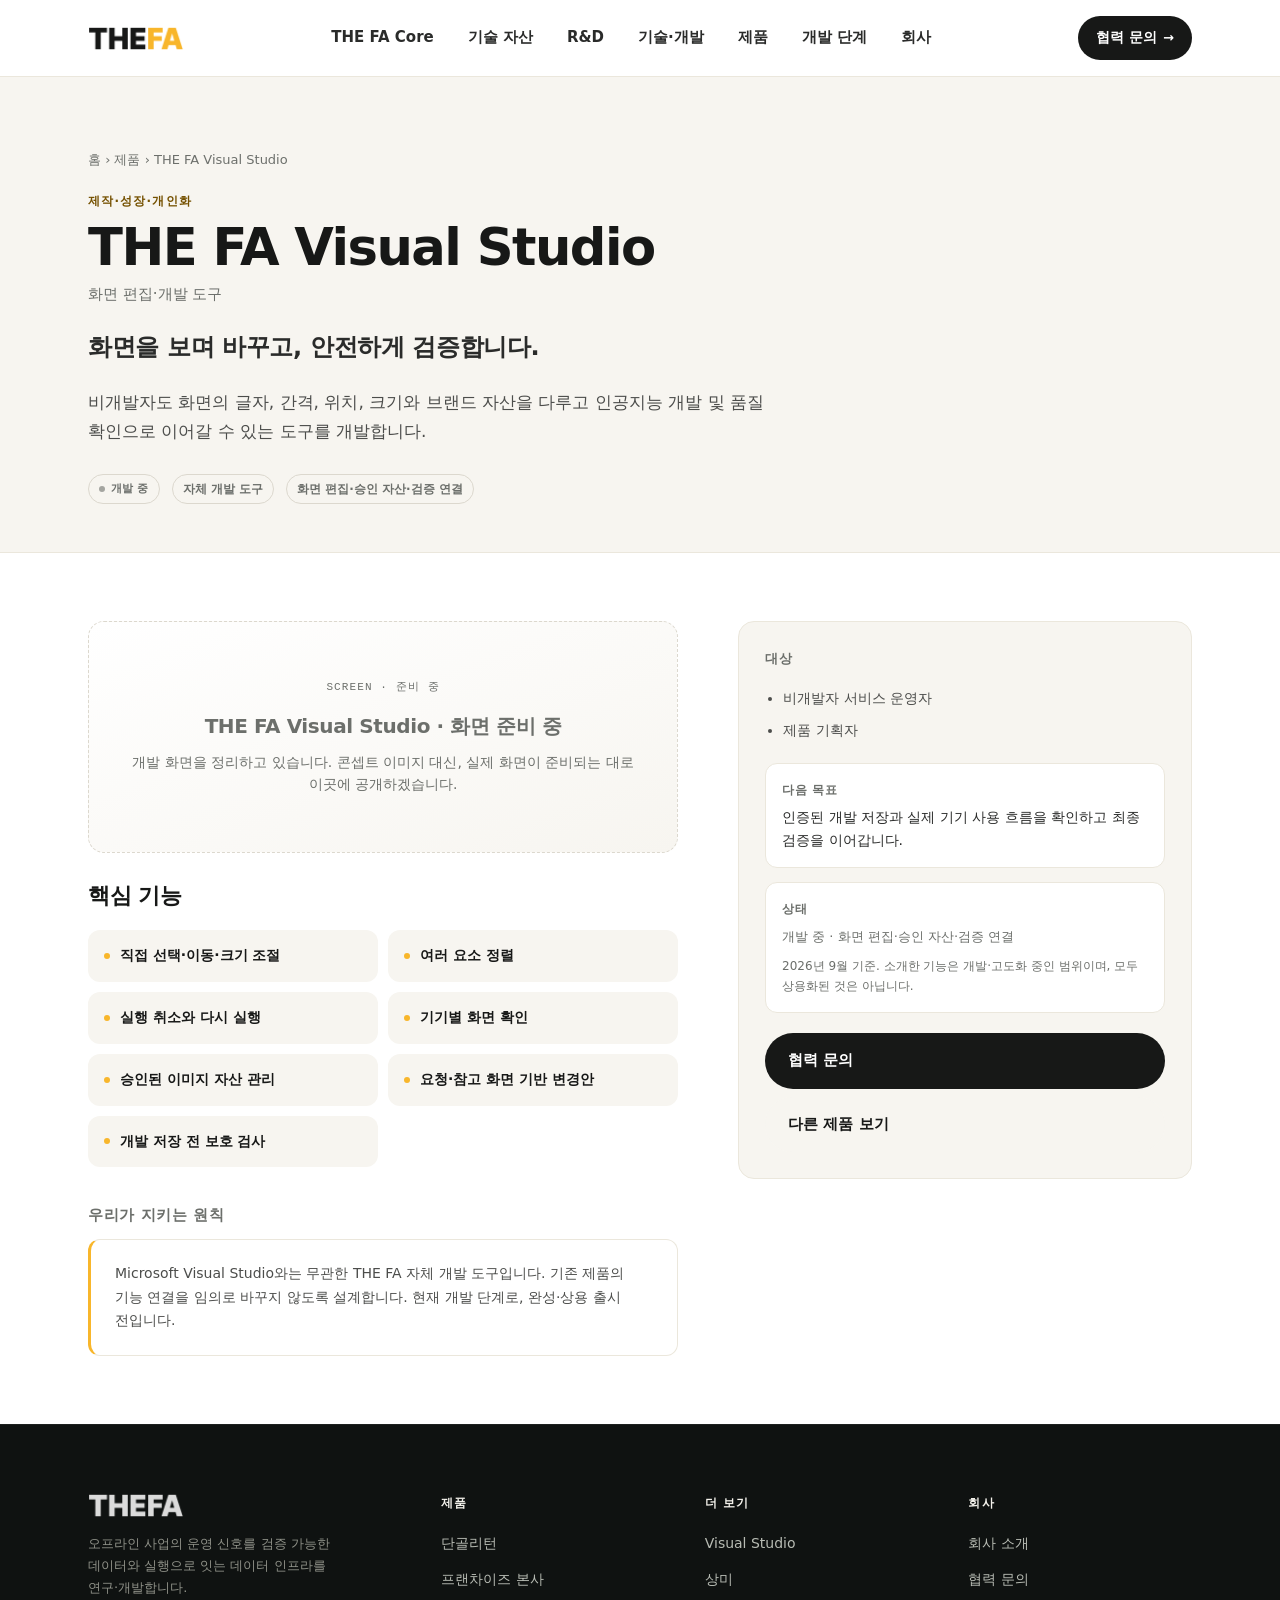
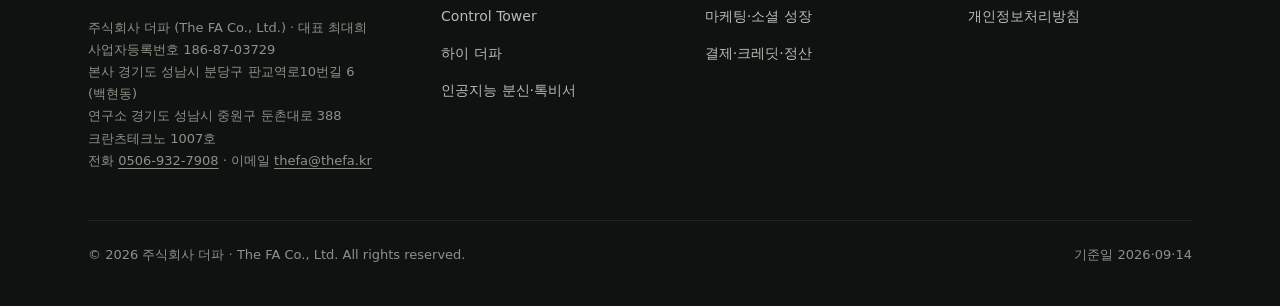
<file: products/visual-studio.html>
<!doctype html>
<html lang="ko">
<head>
<meta charset="utf-8"/>
<meta name="viewport" content="width=device-width,initial-scale=1"/>
<meta name="robots" content="index,follow"/>
<link rel="canonical" href="https://thefa.kr/products/visual-studio.html"/>
<meta property="og:type" content="website"/>
<meta property="og:site_name" content="THE FA"/>
<meta property="og:locale" content="ko_KR"/>
<meta property="og:url" content="https://thefa.kr/products/visual-studio.html"/>
<meta property="og:image" content="https://thefa.kr/assets/brand/og-thefa.jpg"/>
<meta property="og:image:width" content="1200"/>
<meta property="og:image:height" content="630"/>
<meta name="twitter:card" content="summary_large_image"/>
<meta name="description" content="비개발자도 화면의 글자, 간격, 위치, 크기와 브랜드 자산을 다루고 인공지능 개발 및 품질 확인으로 이어갈 수 있는 도구를 개발합니다."/>
<meta property="og:title" content="THE FA Visual Studio — THE FA"/>
<meta property="og:description" content="비개발자도 화면의 글자, 간격, 위치, 크기와 브랜드 자산을 다루고 인공지능 개발 및 품질 확인으로 이어갈 수 있는 도구를 개발합니다."/>
<title>THE FA Visual Studio — THE FA</title>
<link rel="stylesheet" href="../styles.css?v=5"/>
<link rel="icon" href="../favicon.ico" sizes="any"/>
<link rel="icon" type="image/png" sizes="32x32" href="../assets/approved/thefa-icon-32.png"/>
<link rel="apple-touch-icon" href="../assets/approved/thefa-icon-180.png"/>
</head>
<body>

<a class="skip" href="#main">본문 바로가기</a>
<header class="site-header" role="banner">
  <div class="wrap">
    <nav class="nav" aria-label="주 메뉴">
      <a class="brand" href="../index.html" aria-label="THE FA 홈">
        <img src="../assets/approved/thefa-logo.png" alt="THE FA" width="96"/>
        
      </a>
      <ul class="nav-menu">
        <li><a href="../index.html#core">THE FA Core</a></li>
        <li><a href="../index.html#patents">기술 자산</a></li>
        <li><a href="../index.html#research">R&amp;D</a></li>
        <li><a href="../technology/">기술·개발</a></li>
        <li><a href="../index.html#products">제품</a></li>
        <li><a href="../index.html#roadmap">개발 단계</a></li>
        <li><a href="../index.html#company">회사</a></li>
      </ul>
      <a class="nav-cta" href="../contact.html">협력 문의</a>
      <button class="nav-toggle" type="button" aria-expanded="false" aria-controls="nav-panel" aria-label="메뉴 열기"><span></span><span></span><span></span></button>
    </nav>
  </div>
  <div class="nav-panel" id="nav-panel" style="display:none">
    <ul>
      <li><a href="../index.html#core">THE FA Core</a></li>
      <li><a href="../index.html#patents">기술 자산</a></li>
      <li><a href="../index.html#research">R&amp;D</a></li>
      <li><a href="../technology/">기술·개발</a></li>
      <li><a href="../index.html#products">제품</a></li>
      <li><a href="../index.html#roadmap">개발 단계</a></li>
      <li><a href="../index.html#company">회사</a></li>
      <li><a href="../contact.html" data-cta>협력 문의</a></li>
    </ul>
  </div>
</header>

<main id="main">

<section class="product-hero">
  <div class="wrap">
    <nav class="breadcrumb" aria-label="이동 경로">
      <a href="../index.html">홈</a> <span>›</span>
      <a href="../index.html#products">제품</a> <span>›</span>
      <span>THE FA Visual Studio</span>
    </nav>
    <div class="group">제작·성장·개인화</div>
    <h1>THE FA Visual Studio</h1>
    <div class="name-sub">화면 편집·개발 도구</div>
    <p class="headline">화면을 보며 바꾸고, 안전하게 검증합니다.</p>
    <p class="summary">비개발자도 화면의 글자, 간격, 위치, 크기와 브랜드 자산을 다루고 인공지능 개발 및 품질 확인으로 이어갈 수 있는 도구를 개발합니다.</p>
    <div class="meta">
      <span class="status-pill">개발 중</span>
      <span class="tag">자체 개발 도구</span>
      <span class="tag">화면 편집·승인 자산·검증 연결</span>
    </div>
  </div>
</section>

<section class="product-body">
  <div class="wrap">
    <div class="grid-2">
      <div>
        <div style="margin:0 0 24px;padding:56px 40px;background:linear-gradient(160deg,#fff 0%,var(--paper) 100%);border:1px dashed var(--line);border-radius:16px;text-align:center">
          <div style="font-family:ui-monospace,SFMono-Regular,Menlo,monospace;font-size:11px;letter-spacing:.1em;color:var(--muted);margin-bottom:12px">SCREEN · 준비 중</div>
          <h3 style="font-size:20px;margin:0 0 8px;letter-spacing:-.02em">THE FA Visual Studio · 화면 준비 중</h3>
          <p style="margin:0;font-size:14px;color:var(--muted);max-width:520px;margin-left:auto;margin-right:auto;line-height:1.6">개발 화면을 정리하고 있습니다. 콘셉트 이미지 대신, 실제 화면이 준비되는 대로 이곳에 공개하겠습니다.</p>
        </div>

        <h2>핵심 기능</h2>
        <ul class="caps"><li>직접 선택·이동·크기 조절</li><li>여러 요소 정렬</li><li>실행 취소와 다시 실행</li><li>기기별 화면 확인</li><li>승인된 이미지 자산 관리</li><li>요청·참고 화면 기반 변경안</li><li>개발 저장 전 보호 검사</li></ul>
        

        <h3 style="margin-top:36px">우리가 지키는 원칙</h3>
        <div class="boundary-box">Microsoft Visual Studio와는 무관한 THE FA 자체 개발 도구입니다. 기존 제품의 기능 연결을 임의로 바꾸지 않도록 설계합니다. 현재 개발 단계로, 완성·상용 출시 전입니다.</div>
        
      </div>

      <aside>
        <div class="side">
          <h4>대상</h4>
          <ul><li>비개발자 서비스 운영자</li><li>제품 기획자</li></ul>
          <div class="next">
            <div style="font-size:12px;letter-spacing:.06em;font-weight:700;color:var(--muted);margin-bottom:6px">다음 목표</div>
            <p style="margin:0;color:var(--ink-2);font-size:14px;line-height:1.6">인증된 개발 저장과 실제 기기 사용 흐름을 확인하고 최종 검증을 이어갑니다.</p>
          </div>
          <div class="next" style="margin-top:14px">
            <div style="font-size:12px;letter-spacing:.06em;font-weight:700;color:var(--muted);margin-bottom:6px">상태</div>
            <p style="margin:0;font-size:13px;color:var(--muted)">개발 중 · 화면 편집·승인 자산·검증 연결</p>
            <p style="margin:8px 0 0;font-size:12px;color:var(--muted)">2026년 9월 기준. 소개한 기능은 개발·고도화 중인 범위이며, 모두 상용화된 것은 아닙니다.</p>
          </div>
          <div style="margin-top:20px;display:flex;flex-direction:column;gap:8px">
            
            <a class="btn dark" href="../contact.html" style="">협력 문의</a>
            <a class="btn light" href="../index.html#products">다른 제품 보기</a>
          </div>
        </div>
      </aside>
    </div>
  </div>
</section>

</main>


<footer class="site-footer" role="contentinfo">
  <div class="wrap">
    <div class="footer-grid">
      <div class="footer-brand">
        <img src="../assets/approved/thefa-logo.png" alt="THE FA"/>
        <p>오프라인 사업의 운영 신호를 검증 가능한 데이터와 실행으로 잇는 데이터 인프라를 연구·개발합니다.</p>
        <address style="margin-top:18px;font-style:normal;font-size:13px;color:#8f9188;line-height:1.7">
          주식회사 더파 (The FA Co., Ltd.) · 대표 최대희<br/>
          사업자등록번호 186-87-03729<br/>
          본사 경기도 성남시 분당구 판교역로10번길 6 (백현동)<br/>
          연구소 경기도 성남시 중원구 둔촌대로 388 크란츠테크노 1007호<br/>
          전화 <a href="tel:0506-932-7908" style="color:inherit">0506-932-7908</a> ·
          이메일 <a href="mailto:thefa@thefa.kr" style="color:inherit;text-decoration:underline">thefa@thefa.kr</a>
        </address>
      </div>
      <div class="footer-col">
        <h4>제품</h4>
        <ul>
          <li><a href="dangolreturn.html">단골리턴</a></li>
          <li><a href="franchise-hq.html">프랜차이즈 본사</a></li>
          <li><a href="control-tower.html">Control Tower</a></li>
          <li><a href="hi-the-fa.html">하이 더파</a></li>
          <li><a href="ai-persona.html">인공지능 분신·톡비서</a></li>
        </ul>
      </div>
      <div class="footer-col">
        <h4>더 보기</h4>
        <ul>
          <li><a href="visual-studio.html">Visual Studio</a></li>
          <li><a href="sangmi.html">상미</a></li>
          <li><a href="ai-marketing.html">마케팅·소셜 성장</a></li>
          <li><a href="payments-finance.html">결제·크레딧·정산</a></li>
        </ul>
      </div>
      <div class="footer-col">
        <h4>회사</h4>
        <ul>
          <li><a href="../index.html#company">회사 소개</a></li>
          <li><a href="../contact.html">협력 문의</a></li>
          <li><a href="../privacy.html">개인정보처리방침</a></li>
        </ul>
      </div>
    </div>
    <div class="footer-bottom">
      <div>© 2026 주식회사 더파 · The FA Co., Ltd. All rights reserved.</div>
      <div class="legal">
        <span>기준일 2026·09·14</span>
      </div>
    </div>
  </div>
</footer>
<script src="../app.js?v=4a"></script>
</body>
</html>
</file>
<file: styles.css>
/* THE FA — 본사 홈페이지 공통 스타일
   색상: 로고에서 추출한 검정 + 브랜드 옐로우, 홈페이지 제안 크림/라인
   폰트: 시스템 한글 산세리프 우선. 별도 웹폰트 파일 미배포. */

:root {
  --ink: #171817;
  --ink-2: #2a2b2a;
  --ink-3: #4c4d4b;
  --muted: #6c6f6b;
  --gold: #f8b62b;
  --gold-2: #e0a11d;         /* 로고·검정 배경용 강조 */
  --gold-text: #755100;      /* 흰 배경의 일반 정보용 · 대비 7:1 이상 */
  --paper: #f7f5f0;
  --paper-2: #f1eee6;
  --surface: #ffffff;
  --line: #dcd8ce;
  --line-2: #ebe7dc;
  --dark-bg: #0f1211;
  --dark-surface: #1a1f1c;
  --dark-line: #2a302c;
  --dark-muted: #a8ada6;

  --radius-sm: 10px;
  --radius: 16px;
  --radius-lg: 22px;

  --shadow-sm: 0 1px 2px rgba(23,24,23,.04), 0 1px 1px rgba(23,24,23,.03);
  --shadow: 0 2px 6px rgba(23,24,23,.06), 0 8px 24px rgba(23,24,23,.05);

  --container: 1200px;

  --font: -apple-system, BlinkMacSystemFont, "Pretendard", "Apple SD Gothic Neo",
          "Noto Sans KR", "Malgun Gothic", "맑은 고딕", system-ui, sans-serif;
}

* { box-sizing: border-box; }

html { scroll-behavior: smooth; }

/* 동작 줄이기 설정에서는 부드러운 스크롤·전환·애니메이션을 끕니다 */
@media (prefers-reduced-motion: reduce) {
  html { scroll-behavior: auto; }
  *, *::before, *::after {
    animation-duration: 0.001ms !important;
    animation-iteration-count: 1 !important;
    transition-duration: 0.001ms !important;
    scroll-behavior: auto !important;
  }
}

body {
  margin: 0;
  font-family: var(--font);
  color: var(--ink);
  background: var(--surface);
  line-height: 1.7;
  word-break: keep-all;
  overflow-wrap: anywhere;
  -webkit-font-smoothing: antialiased;
  -moz-osx-font-smoothing: grayscale;
  font-feature-settings: "kern" 1, "liga" 1, "palt" 1;
  font-size: 17px;
  -webkit-text-size-adjust: 100%;
  text-size-adjust: 100%;
}

/* ---------- 가독성 하한선 (전 페이지 공통) ----------
   기존에 12px 이하로 남았던 조각들을 최소 13px, 모바일 최소 14px로 상향. */
.footer-bottom, .footer-col a, .footer-brand p,
.hero-note, .hero-graphic-note,
.spot-media .cap, .screen-lockup figcaption,
.card-caps li, .status-pill, .card-kind, .card-name-sub,
.role p, .gap p, .product-body .side p, .product-body .side li,
.legal-doc .stamp {
  font-size: max(13px, 0.82em);
}
@media (max-width: 700px) {
  body { font-size: 16px; }
  .footer-bottom, .card-kind, .status-pill, .hero-note { font-size: 13px; }
  .card-caps li, .card-name-sub { font-size: 13px; }
}

img { max-width: 100%; display: block; }

a { color: inherit; text-underline-offset: 3px; text-decoration-thickness: 1px; }
a:hover { text-decoration-color: var(--gold); }

button { font: inherit; cursor: pointer; }

:focus-visible {
  outline: 3px solid var(--gold);
  outline-offset: 3px;
  border-radius: 4px;
}

.sr-only {
  position: absolute; width: 1px; height: 1px;
  overflow: hidden; clip: rect(0,0,0,0); white-space: nowrap;
}
.skip {
  position: absolute; left: 12px; top: -60px; z-index: 100;
  background: var(--ink); color: #fff; padding: 10px 14px;
  border-radius: 8px; text-decoration: none; font-weight: 700;
  transition: top .2s;
}
.skip:focus { top: 12px; }

/* ---------- Container ---------- */
.wrap {
  width: 100%;
  max-width: var(--container);
  margin: 0 auto;
  padding: 0 48px;
}
@media (max-width: 900px)  { .wrap { padding: 0 28px; } }
@media (max-width: 480px)  { .wrap { padding: 0 20px; } }

/* ---------- Header / Nav ---------- */
.site-header {
  position: sticky; top: 0; z-index: 40;
  background: rgba(255,255,255,.92);
  backdrop-filter: saturate(180%) blur(10px);
  -webkit-backdrop-filter: saturate(180%) blur(10px);
  border-bottom: 1px solid var(--line-2);
}
.nav {
  display: flex; align-items: center; justify-content: space-between;
  gap: 24px; min-height: 76px;
}
.brand {
  display: inline-flex; align-items: center; gap: 12px;
  text-decoration: none; color: inherit;
}
.brand img { width: 96px; height: auto; }
.brand small {
  color: var(--muted); font-size: 12px; font-weight: 500;
  border-left: 1px solid var(--line); padding-left: 12px; margin-left: 4px;
  letter-spacing: .04em;
}
.nav-menu {
  display: flex; align-items: center; gap: 6px;
  list-style: none; margin: 0; padding: 0;
}
.nav-menu a {
  display: inline-block; padding: 10px 14px;
  font-size: 15px; font-weight: 600; color: var(--ink-2);
  text-decoration: none; border-radius: 8px;
  transition: background .15s, color .15s;
}
.nav-menu a:hover, .nav-menu a[aria-current="page"] {
  background: var(--paper); color: var(--ink);
}
.nav-cta {
  display: inline-flex; align-items: center; gap: 6px;
  padding: 10px 18px;
  background: var(--ink); color: #fff;
  text-decoration: none; border-radius: 999px;
  font-size: 14px; font-weight: 700;
  transition: background .15s, transform .15s;
}
.nav-cta:hover { background: var(--ink-2); }
.nav-cta::after { content: "→"; font-size: 13px; }

.nav-toggle {
  display: none;
  background: none; border: 1px solid var(--line);
  border-radius: 10px; padding: 8px 10px;
}
.nav-toggle span {
  display: block; width: 20px; height: 2px; background: var(--ink);
  margin: 4px 0; transition: transform .2s, opacity .2s;
}

@media (max-width: 900px) {
  .nav-menu, .nav-cta { display: none; }
  .nav-toggle { display: inline-block; }
  .nav.open + .nav-panel { display: block; }
}

/* Mobile panel */
.nav-panel {
  display: none;
  border-top: 1px solid var(--line-2);
  background: #fff;
}
.nav-panel ul {
  list-style: none; margin: 0; padding: 16px 0;
}
.nav-panel a {
  display: block; padding: 14px 28px;
  text-decoration: none; color: var(--ink-2);
  font-size: 16px; font-weight: 600;
  border-bottom: 1px solid var(--line-2);
}
.nav-panel a:last-child { border-bottom: 0; }
.nav-panel a[data-cta] {
  color: var(--ink); background: var(--paper);
  margin: 10px 20px 4px; border-radius: 12px;
  text-align: center; border-bottom: 0;
}

/* ---------- Hero (dark) ---------- */
.hero {
  background: var(--dark-bg);
  color: #f4f2ec;
  padding: 96px 0 88px;
  position: relative; overflow: hidden;
}
.hero::before {
  content: "";
  position: absolute; inset: 0;
  background:
    radial-gradient(1000px 400px at 90% 0%, rgba(248,182,43,.10), transparent 60%),
    radial-gradient(600px 400px at 0% 100%, rgba(248,182,43,.05), transparent 60%);
  pointer-events: none;
}
.hero .wrap {
  position: relative;
  display: grid; grid-template-columns: minmax(0, 1.05fr) minmax(0, 1fr);
  gap: 64px; align-items: center;
}
.hero-eyebrow {
  display: inline-flex; align-items: center; gap: 8px;
  font-size: 12px; font-weight: 700; letter-spacing: .08em;
  text-transform: none;
  color: var(--gold);
  padding: 6px 12px;
  border: 1px solid rgba(248,182,43,.35);
  border-radius: 999px;
  background: rgba(248,182,43,.06);
}
.hero-eyebrow::before {
  content: ""; width: 6px; height: 6px; border-radius: 999px;
  background: var(--gold);
}
.hero h1 {
  font-size: clamp(34px, 4.6vw, 62px);
  line-height: 1.14; letter-spacing: -.03em;
  margin: 22px 0 26px; font-weight: 800;
  color: #f9f7f1;
}
.hero h1 .line {
  display: block; white-space: normal; /* 모바일에서는 자연 줄바꿈 허용 */
}
@media (min-width: 640px) {
  .hero h1 .line { white-space: nowrap; } /* 데스크톱은 한 줄 고정 */
}
.hero h1 .accent { color: var(--gold); }
.hero p.lead {
  font-size: clamp(16px, 1.4vw, 19px);
  color: #c8cac4; max-width: 540px;
  margin: 0 0 34px;
}
.hero-cta {
  display: flex; gap: 12px; flex-wrap: wrap;
}
.btn {
  display: inline-flex; align-items: center; gap: 8px;
  padding: 14px 22px; border-radius: 999px;
  font-weight: 700; font-size: 15px;
  text-decoration: none; border: 1px solid transparent;
  transition: transform .12s, background .15s, border-color .15s, color .15s;
}
.btn:hover { transform: translateY(-1px); }
.btn.primary { background: var(--gold); color: var(--ink); }
.btn.primary:hover { background: #ffc84a; }
.btn.primary::after { content: "→"; }
.btn.ghost {
  color: #f4f2ec; border-color: rgba(255,255,255,.24);
  background: transparent;
}
.btn.ghost:hover { border-color: rgba(255,255,255,.5); background: rgba(255,255,255,.04); }
.btn.dark { background: var(--ink); color: #fff; }
.btn.dark:hover { background: var(--ink-2); }
.btn.light { background: var(--paper); color: var(--ink); }
.btn.light:hover { background: var(--paper-2); }

.hero-note {
  font-size: 13px; color: #8f9188; margin-top: 24px;
  padding-top: 20px; border-top: 1px solid rgba(255,255,255,.08);
  max-width: 480px;
}
.hero-note b { color: #c8cac4; font-weight: 600; }

/* Hero graphic (connection map) — 카드 기반 */
.hero-graphic {
  position: relative;
  border-radius: var(--radius-lg);
  background: linear-gradient(160deg, #171b19 0%, #1e2320 100%);
  border: 1px solid rgba(255,255,255,.08);
  padding: 28px 26px 22px;
  box-shadow: 0 30px 80px rgba(0,0,0,.35);
  display: flex; flex-direction: column; gap: 18px;
}
.hero-graphic-head {
  display: flex; justify-content: space-between; align-items: baseline;
  padding-bottom: 14px; border-bottom: 1px solid rgba(255,255,255,.08);
}
.hero-graphic-head b { color: #f4f2ec; font-size: 15px; letter-spacing: -.01em; }
.hero-graphic-head span { color: #8f9188; font-size: 12px; font-weight: 700; letter-spacing: .05em; }
.hero-nodes {
  list-style: none; margin: 0; padding: 0;
  display: flex; align-items: stretch; gap: 8px;
}
.hero-nodes li {
  flex: 1 1 0; min-width: 0;
  background: rgba(255,255,255,.04);
  border: 1px solid rgba(255,255,255,.08);
  border-radius: 12px;
  padding: 14px 12px;
  display: flex; flex-direction: column; gap: 4px;
}
.hero-nodes li.highlight {
  background: linear-gradient(180deg, rgba(248,182,43,.16), rgba(248,182,43,.06));
  border-color: rgba(248,182,43,.5);
}
.hero-nodes li.arrow {
  flex: 0 0 auto; padding: 0; background: transparent; border: 0;
  display: flex; align-items: center; justify-content: center;
  color: var(--gold); font-size: 20px; font-weight: 800;
}
.hero-nodes .tag {
  font-size: 10px; font-weight: 800; letter-spacing: .08em;
  color: #8f9188; text-transform: none;
}
.hero-nodes li.highlight .tag { color: var(--gold); }
.hero-nodes b { color: #f4f2ec; font-size: 14px; line-height: 1.35; }
.hero-nodes li.highlight b { color: #fbfaf5; }
.hero-nodes .node-desc { color: #a8ada6; font-size: 12px; line-height: 1.45; }
.hero-nodes-2 {
  display: grid; grid-template-columns: 1fr 1fr; gap: 8px;
}
.hero-nodes-2 li { flex: none; }
.hero-graphic-foot {
  padding: 14px 16px; border-radius: 12px;
  background: rgba(248,182,43,.08);
  border: 1px dashed rgba(248,182,43,.5);
  display: flex; justify-content: space-between; align-items: baseline;
  gap: 12px;
}
.hero-graphic-foot b { color: var(--gold); font-size: 12px; font-weight: 800; letter-spacing: .06em; }
.hero-graphic-foot span { color: #c8cac4; font-size: 13px; }
.hero-graphic-note {
  margin: 0; color: #7f8279; font-size: 11px; text-align: right; letter-spacing: .02em;
}

@media (max-width: 640px) {
  .hero-nodes { flex-wrap: wrap; }
  .hero-nodes li { flex: 1 1 45%; }
  .hero-nodes li.arrow { display: none; }
  .hero-graphic-foot { flex-direction: column; align-items: flex-start; gap: 4px; }
  .hero-graphic-foot span { font-size: 12px; }
}

@media (max-width: 900px) {
  .hero { padding: 64px 0 56px; }
  .hero .wrap { grid-template-columns: 1fr; gap: 40px; }
  .hero-graphic { max-width: 520px; margin: 0 auto; width: 100%; }
}
@media (max-width: 420px) {
  .hero { padding: 48px 0 48px; }
  .hero h1 { font-size: 34px; line-height: 1.12; }
}

/* ---------- Section base ---------- */
.section {
  padding: 96px 0;
  border-top: 1px solid var(--line-2);
}
.section.cream { background: var(--paper); }
.section.dark { background: var(--dark-bg); color: #e8ebe6; border-top-color: rgba(255,255,255,.06); }
.section.no-border { border-top: 0; }

.section-head { margin-bottom: 48px; max-width: 780px; }
.section-eyebrow {
  display: inline-block; font-size: 12px; font-weight: 700;
  letter-spacing: .1em; color: var(--muted);
  padding-bottom: 4px; border-bottom: 2px solid var(--gold);
}
.section h2 {
  font-size: clamp(28px, 3.3vw, 44px);
  line-height: 1.15; letter-spacing: -.025em;
  margin: 18px 0 14px; font-weight: 800;
}
.section .lede {
  font-size: clamp(16px, 1.3vw, 19px); color: var(--muted); margin: 0;
  max-width: 720px; line-height: 1.7;
}
.section.dark h2 { color: #fbfaf5; }
.section.dark .lede { color: #b8bcb4; }
.section.dark .section-eyebrow { color: #c8cac4; }

@media (max-width: 700px) {
  .section { padding: 56px 0; }
  .section-head { margin-bottom: 32px; }
  .section h2 { font-size: clamp(24px, 6vw, 32px); line-height: 1.2; }
  .section .lede { font-size: 15.5px; }
}

/* ---------- Connection strip (한 회사 연결되는 역할) ---------- */
.role-strip {
  display: grid; grid-template-columns: repeat(4, 1fr);
  gap: 20px; margin-top: 28px;
}
.role {
  padding: 24px 22px; border-radius: var(--radius);
  border: 1px solid var(--line-2); background: #fff;
}
.role .step { font-size: 12px; font-weight: 700; color: var(--gold-text); letter-spacing: .08em; }
.role h3 { font-size: 18px; margin: 12px 0 8px; letter-spacing: -.015em; }
.role p { margin: 0; font-size: 14px; color: var(--muted); line-height: 1.6; }
@media (max-width: 900px) { .role-strip { grid-template-columns: repeat(2, 1fr); } }
@media (max-width: 480px) { .role-strip { grid-template-columns: 1fr; } }

/* ---------- Gaps (우리가 해결하는 단절) ---------- */
.gaps { display: grid; grid-template-columns: repeat(3, 1fr); gap: 24px; margin-top: 32px; }
.gap {
  padding: 32px 28px; border-radius: var(--radius);
  background: #fff; border: 1px solid var(--line-2);
}
.gap .num {
  font-size: 13px; font-weight: 700; color: var(--muted);
  letter-spacing: .1em;
}
.gap h3 {
  font-size: 20px; margin: 12px 0 10px;
  letter-spacing: -.015em;
}
.gap p { margin: 0; color: var(--muted); font-size: 15px; }
.gap .arrow { margin-top: 20px; font-size: 14px; color: var(--ink-2); }
.gap .arrow b { color: var(--gold-text); font-weight: 700; }
@media (max-width: 900px) { .gaps { grid-template-columns: 1fr; } }

/* ---------- Product map ---------- */
.product-groups { display: grid; gap: 40px; margin-top: 40px; }
.product-group h3 {
  display: flex; align-items: baseline; gap: 12px;
  font-size: 15px; font-weight: 700; letter-spacing: -.005em;
  color: var(--muted); margin: 0 0 20px; padding-bottom: 12px;
  border-bottom: 1px solid var(--line-2);
}
.product-group h3 .num {
  display: inline-flex; align-items: center; justify-content: center;
  width: 24px; height: 24px; border-radius: 999px;
  background: var(--ink); color: #fff; font-size: 12px;
  font-weight: 700;
}
.product-group h3 .count {
  margin-left: auto; font-weight: 500; color: var(--muted); font-size: 13px;
}
.product-cards {
  display: grid; grid-template-columns: repeat(auto-fit, minmax(280px, 1fr));
  gap: 20px;
}
.product-card {
  display: flex; flex-direction: column;
  padding: 26px; border-radius: var(--radius);
  background: #fff; border: 1px solid var(--line-2);
  text-decoration: none; color: inherit;
  transition: transform .15s, box-shadow .15s, border-color .15s;
  min-width: 0;
}
.product-card:hover { transform: translateY(-2px); box-shadow: var(--shadow); border-color: var(--line); }
.product-card.primary {
  grid-column: span 2;
  background: var(--ink); color: #fff; border-color: var(--ink);
}
.product-card.primary .status-pill { color: var(--gold); border-color: rgba(248,182,43,.4); background: rgba(248,182,43,.08); }
.product-card.primary .card-summary { color: #c8cac4; }
.product-card.primary .card-caps li { color: #b8bcb4; border-color: rgba(255,255,255,.12); }
.product-card.primary .card-more { color: var(--gold); }
@media (max-width: 700px) { .product-card.primary { grid-column: auto; } }

.card-head {
  display: flex; justify-content: space-between; align-items: flex-start;
  gap: 12px; margin-bottom: 16px;
}
.status-pill {
  display: inline-flex; align-items: center; gap: 6px;
  padding: 4px 10px; border-radius: 999px;
  font-size: 11px; font-weight: 700; letter-spacing: .02em;
  border: 1px solid var(--line);
  color: var(--muted); background: var(--paper);
  white-space: nowrap;
}
.status-pill::before {
  content: ""; width: 6px; height: 6px; border-radius: 999px;
  background: currentColor; opacity: .6;
}
.card-kind {
  font-size: 12px; font-weight: 600;
  color: var(--muted); letter-spacing: -.005em;
}
.card-name {
  font-size: clamp(20px, 1.6vw, 24px);
  letter-spacing: -.02em; margin: 4px 0 6px; font-weight: 800;
}
.card-name-sub {
  font-size: 13px; color: var(--muted); font-weight: 500;
  margin-bottom: 12px;
}
.card-headline {
  font-size: 16px; font-weight: 700; letter-spacing: -.01em;
  margin: 10px 0 12px; line-height: 1.4;
}
.card-summary {
  font-size: 14px; color: var(--ink-3); margin: 0 0 16px;
  line-height: 1.6;
}
.card-caps {
  list-style: none; padding: 0; margin: 0 0 18px;
  display: flex; flex-wrap: wrap; gap: 6px;
}
.card-caps li {
  font-size: 12px; padding: 4px 9px;
  border: 1px solid var(--line-2); border-radius: 999px;
  color: var(--ink-3);
}
.card-more {
  margin-top: auto;
  font-size: 14px; font-weight: 700; color: var(--ink);
  display: inline-flex; align-items: center; gap: 6px;
}
.card-more::after { content: "→"; transition: transform .15s; }
.product-card:hover .card-more::after { transform: translateX(3px); }

/* Card concept mini-screen */
.card-thumb {
  aspect-ratio: 16/10;
  border-radius: 12px;
  background: linear-gradient(150deg, var(--paper) 0%, #fff 100%);
  border: 1px solid var(--line-2);
  margin-bottom: 20px;
  overflow: hidden; position: relative;
}
.product-card.primary .card-thumb {
  background: linear-gradient(150deg, #1f2521 0%, #262b27 100%);
  border-color: rgba(255,255,255,.08);
}

/* ---------- Dangolreturn deep dive ---------- */
.deep-dangol {
  display: grid; grid-template-columns: minmax(0,1fr) minmax(0,1.2fr);
  gap: 60px; align-items: center; margin-top: 40px;
}
.deep-dangol .dangol-visual {
  border-radius: var(--radius-lg);
  background: linear-gradient(160deg, #fff 0%, var(--paper) 100%);
  border: 1px solid var(--line-2);
  padding: 30px;
  position: relative;
  min-height: 380px;
}
.deep-dangol h3 { font-size: clamp(22px, 2.2vw, 30px); margin: 0 0 16px; letter-spacing: -.02em; }
.deep-dangol .flow-list { list-style: none; padding: 0; margin: 24px 0 0; }
.deep-dangol .flow-list li {
  display: flex; gap: 16px; padding: 14px 0;
  border-bottom: 1px dashed var(--line);
}
.deep-dangol .flow-list li:last-child { border-bottom: 0; }
.deep-dangol .flow-list .flow-num {
  flex-shrink: 0; width: 28px; height: 28px;
  display: inline-flex; align-items: center; justify-content: center;
  background: var(--ink); color: var(--gold); border-radius: 999px;
  font-size: 13px; font-weight: 700;
}
.deep-dangol .flow-list b { display: block; font-size: 15px; margin-bottom: 2px; }
.deep-dangol .flow-list span { font-size: 14px; color: var(--muted); }
@media (max-width: 900px) { .deep-dangol { grid-template-columns: 1fr; gap: 32px; } }

/* ---------- Ecosystem graphic (dark) ---------- */
.ecosystem-wrap {
  display: grid; grid-template-columns: minmax(0,.9fr) minmax(0,1.3fr);
  gap: 60px; margin-top: 32px; align-items: center;
}
.ecosystem-note {
  padding: 20px; border-left: 2px solid var(--gold);
  color: #b8bcb4; font-size: 14px; margin-top: 20px;
  background: rgba(248,182,43,.04); border-radius: 0 8px 8px 0;
}
.ecosystem-graphic {
  aspect-ratio: 4/3;
  border-radius: var(--radius-lg);
  background: #10141a10;
  border: 1px solid rgba(255,255,255,.06);
  overflow: hidden;
  position: relative;
}
@media (max-width: 900px) { .ecosystem-wrap { grid-template-columns: 1fr; } }

/* ---------- Technology grid ---------- */
.tech-grid {
  display: grid; grid-template-columns: repeat(auto-fit, minmax(280px, 1fr));
  gap: 20px; margin-top: 40px;
}
.tech-card {
  padding: 30px 26px; border-radius: var(--radius);
  background: #fff; border: 1px solid var(--line-2);
}
.tech-card .num {
  display: inline-block; font-size: 13px; font-weight: 700;
  color: var(--gold-text); letter-spacing: .05em;
  padding-bottom: 8px; border-bottom: 2px solid var(--gold);
}
.tech-card h3 {
  font-size: 19px; margin: 16px 0 10px;
  letter-spacing: -.015em;
}
.tech-card p { margin: 0 0 10px; color: var(--ink-3); font-size: 14px; }
.tech-card .boundary {
  margin-top: 14px; padding-top: 14px;
  border-top: 1px dashed var(--line);
  font-size: 13px; color: var(--muted);
}
.tech-card .boundary b { color: var(--ink-2); font-weight: 700; }

/* ---------- Progress / roadmap ---------- */
.progress-list {
  display: grid; gap: 14px; margin-top: 32px;
}
.progress-item {
  display: grid; grid-template-columns: 160px minmax(0,1fr) minmax(0,1fr);
  gap: 24px; padding: 22px 24px;
  background: rgba(255,255,255,.03);
  border: 1px solid rgba(255,255,255,.08);
  border-radius: var(--radius);
  align-items: start;
}
.progress-item .stage {
  font-size: 12px; font-weight: 700; letter-spacing: .04em;
  color: var(--gold); text-transform: none;
}
.progress-item h4 { margin: 6px 0 0; color: #f4f2ec; font-size: 17px; letter-spacing: -.01em; }
.progress-item h4 .sub { display: block; font-size: 12px; color: #8f9188; font-weight: 500; margin-top: 2px; }
.progress-item .now, .progress-item .next {
  font-size: 14px; color: #b8bcb4; line-height: 1.55;
}
.progress-item .label {
  font-size: 11px; font-weight: 700; color: #7f8279;
  letter-spacing: .06em; margin-bottom: 4px;
}
@media (max-width: 900px) {
  .progress-item { grid-template-columns: 1fr; gap: 8px; }
  .progress-item .stage { display: inline-block; }
}

/* ---------- Vision ---------- */
.vision-block {
  padding: 72px 0; text-align: center;
  background: var(--dark-bg); color: #f4f2ec;
}
.vision-block .short {
  font-size: clamp(28px, 3.6vw, 46px);
  line-height: 1.2; letter-spacing: -.025em;
  font-weight: 800; max-width: 900px; margin: 0 auto 24px;
}
.vision-block .short .accent { color: var(--gold); }
.vision-block .long {
  font-size: 17px; color: #b8bcb4;
  max-width: 640px; margin: 0 auto;
}

/* ---------- Company/Contact stripe ---------- */
.company-block { display: grid; grid-template-columns: minmax(0,1fr) minmax(0,1fr); gap: 40px; margin-top: 32px; }
.company-block .panel {
  padding: 32px; border-radius: var(--radius);
  background: #fff; border: 1px solid var(--line-2);
}
.company-block h3 { margin: 0 0 12px; font-size: 20px; letter-spacing: -.015em; }
.company-block p { margin: 0 0 12px; color: var(--muted); font-size: 15px; }
.company-block ul { padding: 0; margin: 12px 0 0; list-style: none; }
.company-block li {
  padding: 10px 0; border-top: 1px solid var(--line-2);
  font-size: 14px; display: flex; justify-content: space-between; align-items: center; gap: 12px;
}
.company-block li b { color: var(--ink-2); font-weight: 600; }
.company-block li span { color: var(--muted); }
.tag {
  display: inline-flex; align-items: center; gap: 6px;
  padding: 4px 10px; border-radius: 999px; font-size: 12px; font-weight: 600;
  border: 1px solid var(--line); color: var(--muted); background: var(--paper);
}
@media (max-width: 900px) { .company-block { grid-template-columns: 1fr; } }

/* ---------- Footer ---------- */
.site-footer {
  background: var(--dark-bg); color: #b8bcb4;
  padding: 68px 0 40px; border-top: 1px solid rgba(255,255,255,.06);
}
.footer-grid {
  display: grid; grid-template-columns: 1.4fr 1fr 1fr 1fr;
  gap: 40px;
}
.footer-brand img { width: 96px; filter: brightness(0) invert(1); opacity: .85; }
.footer-brand p {
  font-size: 13px; margin-top: 16px; max-width: 260px; color: #8f9188;
}
.footer-col h4 {
  font-size: 12px; font-weight: 700; letter-spacing: .1em;
  color: #f4f2ec; margin: 0 0 14px;
}
.footer-col ul { list-style: none; padding: 0; margin: 0; }
.footer-col li { margin-bottom: 8px; }
.footer-col a {
  color: #b8bcb4; text-decoration: none; font-size: 14px;
}
.footer-col a:hover { color: #f4f2ec; }
.footer-bottom {
  margin-top: 48px; padding-top: 24px;
  border-top: 1px solid rgba(255,255,255,.08);
  display: flex; justify-content: space-between; gap: 20px; flex-wrap: wrap;
  font-size: 13px; color: #8f9188;
  line-height: 1.6;
}
.footer-bottom .legal {
  display: flex; gap: 18px; flex-wrap: wrap;
}
@media (max-width: 900px) {
  .footer-grid { grid-template-columns: 1fr 1fr; }
  .footer-brand { grid-column: 1 / -1; }
}
@media (max-width: 480px) { .footer-grid { grid-template-columns: 1fr; } }

/* ---------- Product detail page ---------- */
.product-hero {
  background: var(--paper); padding: 72px 0 48px;
  border-bottom: 1px solid var(--line-2);
}
.product-hero .breadcrumb {
  font-size: 13px; color: var(--muted); margin-bottom: 20px;
}
.product-hero .breadcrumb a { color: var(--muted); text-decoration: none; }
.product-hero .breadcrumb a:hover { color: var(--ink); }
.product-hero .group {
  font-size: 12px; font-weight: 700; letter-spacing: .1em;
  color: var(--gold-text); margin-bottom: 8px;
}
.product-hero h1 {
  font-size: clamp(32px, 4vw, 52px);
  line-height: 1.1; letter-spacing: -.03em; margin: 0 0 6px;
  font-weight: 800;
}
.product-hero .name-sub {
  font-size: 15px; color: var(--muted); margin-bottom: 20px;
}
.product-hero .headline {
  font-size: clamp(19px, 2vw, 24px);
  color: var(--ink-2); margin: 0 0 20px; letter-spacing: -.015em; font-weight: 600;
}
.product-hero .summary {
  font-size: 17px; color: var(--ink-3); max-width: 720px; margin: 0 0 28px;
}
.product-hero .meta {
  display: flex; gap: 12px; flex-wrap: wrap;
}
.product-body {
  padding: 68px 0;
}
.product-body .grid-2 {
  display: grid; grid-template-columns: minmax(0, 1.3fr) minmax(0, 1fr);
  gap: 60px;
}
@media (max-width: 900px) { .product-body .grid-2 { grid-template-columns: 1fr; gap: 32px; } }
.product-body h2 {
  font-size: 22px; margin: 0 0 16px; letter-spacing: -.02em;
}
.product-body h3 {
  font-size: 15px; font-weight: 700; letter-spacing: .04em;
  color: var(--muted); margin: 28px 0 10px;
}
.product-body .caps {
  list-style: none; padding: 0; margin: 0;
  display: grid; grid-template-columns: repeat(auto-fit, minmax(220px, 1fr)); gap: 10px;
}
.product-body .caps li {
  padding: 14px 16px; background: var(--paper); border-radius: 12px;
  font-size: 14px; font-weight: 600;
  display: flex; align-items: center; gap: 10px;
}
.product-body .caps li::before {
  content: ""; width: 6px; height: 6px; border-radius: 999px;
  background: var(--gold); flex-shrink: 0;
}
.product-body .boundary-box {
  padding: 22px 24px; background: #fff; border: 1px solid var(--line-2);
  border-left: 3px solid var(--gold);
  border-radius: 12px; font-size: 14px; color: var(--ink-3); line-height: 1.7;
}
.product-body .side {
  padding: 26px; background: var(--paper); border-radius: var(--radius);
  border: 1px solid var(--line-2);
}
.product-body .side h4 {
  margin: 0 0 12px; font-size: 13px; font-weight: 700;
  letter-spacing: .06em; color: var(--muted); text-transform: uppercase;
}
.product-body .side p, .product-body .side li {
  font-size: 14px; color: var(--ink-3); margin: 0 0 8px;
}
.product-body .side ul { padding-left: 18px; }
.product-body .side .next {
  padding: 16px; background: #fff; border: 1px solid var(--line-2);
  border-radius: 12px; margin-top: 20px;
}

/* Product concept screen */
.concept-screen {
  aspect-ratio: 16/10;
  border-radius: var(--radius);
  border: 1px solid var(--line-2);
  background: linear-gradient(160deg, #fff 0%, var(--paper) 100%);
  padding: 20px; overflow: hidden; position: relative;
  margin: 20px 0 32px;
}
.concept-badge {
  position: absolute; top: 14px; right: 14px;
  padding: 4px 10px; border-radius: 999px;
  font-size: 11px; font-weight: 700; letter-spacing: .04em;
  background: rgba(23,24,23,.06); color: var(--muted);
  border: 1px solid var(--line-2);
}

/* Sangmi wordmark render (SVG-like text) */
.sangmi-wordmark {
  display: inline-block;
  font-weight: 800; letter-spacing: -.045em;
  font-size: 42px; color: var(--ink);
  font-family: var(--font);
}

/* ---------- Contact / privacy ---------- */
.contact-panel {
  padding: 40px; background: #fff; border: 1px solid var(--line-2);
  border-radius: var(--radius); text-align: center;
}
.contact-panel h2 { margin: 0 0 16px; }
.contact-panel .badge {
  display: inline-block; padding: 6px 14px; border-radius: 999px;
  background: var(--paper); border: 1px solid var(--line);
  font-size: 12px; font-weight: 700; color: var(--muted);
  margin-bottom: 20px;
}

.legal-doc { padding: 68px 0; max-width: 780px; }
.legal-doc h1 { font-size: 32px; letter-spacing: -.02em; margin: 0 0 8px; }
.legal-doc .stamp { color: var(--muted); font-size: 13px; margin-bottom: 32px; }
.legal-doc h2 { font-size: 20px; margin: 40px 0 10px; letter-spacing: -.015em; }
.legal-doc p { color: var(--ink-3); font-size: 15px; margin: 8px 0; }
.legal-doc ul { padding-left: 20px; color: var(--ink-3); }
.legal-doc .note {
  padding: 18px 20px; background: var(--paper); border-radius: 12px;
  font-size: 14px; color: var(--muted); margin: 20px 0;
  border-left: 3px solid var(--gold);
}

/* =========================================================
   REDESIGN 2026-09-08 · 회사 포지셔닝 상향 · 실제 화면 중심
   ========================================================= */

/* ---------- Hero v2 (Offline Operating Intelligence) ---------- */
.hero-v2 {
  position: relative;
  overflow: hidden;
  background: var(--dark-bg);
  color: #f4f2ec;
  padding: 128px 0 96px;
  isolation: isolate;
}
.hero-v2::before {
  content: "";
  position: absolute; inset: 0;
  background-image: url('assets/brand/hero_decorative_data_infrastructure_dark.jpg');
  background-size: cover; background-position: center right;
  opacity: .34;
  z-index: -2;
}
.hero-v2::after {
  content: "";
  position: absolute; inset: 0;
  background: linear-gradient(90deg,
    rgba(15,18,17,.95) 0%,
    rgba(15,18,17,.75) 55%,
    rgba(15,18,17,.35) 100%);
  z-index: -1;
}
.hero-v2 .wrap {
  display: grid;
  grid-template-columns: minmax(0, 1fr);
  gap: 24px;
  position: relative;
}
.hero-v2 .eyebrow {
  display: inline-flex; align-items: center; gap: 12px;
  padding: 8px 14px 8px 12px;
  border: 1px solid rgba(248,182,43,.35);
  border-radius: 999px;
  background: rgba(248,182,43,.06);
  color: var(--gold);
  font-size: 11px; font-weight: 800; letter-spacing: .16em;
  font-family: ui-monospace, "SFMono-Regular", Menlo, monospace;
  text-transform: uppercase;
}
.hero-v2 .eyebrow::before {
  content: "";
  display: inline-block; width: 6px; height: 6px; border-radius: 999px;
  background: var(--gold);
  box-shadow: 0 0 0 4px rgba(248,182,43,.15);
}
.hero-v2 h1 {
  font-size: clamp(34px, 5.2vw, 72px);
  line-height: 1.08; letter-spacing: -.035em;
  font-weight: 800; margin: 28px 0 26px;
  color: #fbfaf5;
  max-width: 15ch;
}
.hero-v2 h1 .line { display: block; }
.hero-v2 h1 .line-2 { color: var(--gold); }
.hero-v2 .lead {
  font-size: clamp(16px, 1.4vw, 20px);
  color: #c8cac4; line-height: 1.65;
  max-width: 640px; margin: 0 0 34px;
}
.hero-v2 .cta-row {
  display: flex; gap: 12px; flex-wrap: wrap; margin-bottom: 44px;
}
.hero-v2 .proof-strip {
  display: grid; grid-template-columns: repeat(3, minmax(0, 1fr));
  padding: 20px 0;
  border: 1px solid rgba(255,255,255,.1);
  background: rgba(255,255,255,.03);
  border-radius: 14px;
  max-width: 880px;
}
.hero-v2 .proof-strip li {
  list-style: none;
  color: #d4d7d0; font-size: 13px; font-weight: 600;
  letter-spacing: -.005em;
  display: flex; flex-direction: column; align-items: flex-start; gap: 4px;
  padding: 0 24px; min-width: 0;
}
.hero-v2 .proof-strip li + li { border-left: 1px solid rgba(255,255,255,.1); }
.hero-v2 .proof-strip li b { color: var(--gold); font-weight: 800; font-size: 15px; }
@media (max-width: 900px) {
  .hero-v2 { padding: 72px 0 56px; }
  .hero-v2::before { background-position: 70% center; opacity: .18; }
  .hero-v2 h1 { font-size: clamp(34px, 8vw, 48px); margin: 20px 0 20px; }
  .hero-v2 .lead { font-size: 16px; line-height: 1.7; }
  .hero-v2 .cta-row { margin-bottom: 30px; }
  .hero-v2 .proof-strip { grid-template-columns: 1fr; padding: 14px 16px; gap: 10px; }
  .hero-v2 .proof-strip li { flex-direction: row; align-items: center; gap: 10px; padding: 0; font-size: 14px; }
  .hero-v2 .proof-strip li + li { border-left: 0; padding-top: 10px; border-top: 1px solid rgba(255,255,255,.1); }
  .hero-v2 .proof-strip li b { font-size: 14px; }
  .hero-v2 .eyebrow { font-size: 10px; letter-spacing: .12em; }
}
@media (max-width: 420px) {
  .hero-v2 h1 { font-size: 34px; letter-spacing: -.028em; line-height: 1.14; }
  .hero-v2 .lead { font-size: 15.5px; }
}

/* ---------- Patents section ---------- */
.section.patents {
  padding: clamp(72px, 10vw, 112px) 0;
  background: var(--surface);
  border-top: 1px solid var(--line-2);
}
.section.patents .section-head { max-width: 820px; }
.patents-grid {
  display: grid; grid-template-columns: repeat(4, 1fr);
  gap: 0;
  margin-top: 48px;
  border: 1px solid var(--line-2);
  border-radius: 20px;
  overflow: hidden;
  background: #fff;
}
.patent {
  padding: 32px 26px 30px;
  border-right: 1px solid var(--line-2);
  display: flex; flex-direction: column;
  gap: 16px;
  position: relative;
}
.patent:last-child { border-right: 0; }
.patent .num-tag {
  display: inline-flex; align-items: center; gap: 10px; flex-wrap: wrap;
  color: var(--muted); font-size: 12px; letter-spacing: .06em;
  font-family: ui-monospace, "SFMono-Regular", Menlo, monospace;
  padding-bottom: 12px;
  border-bottom: 1px solid var(--line-2);
}
.patent .num-tag b { color: var(--ink-2); font-weight: 700; font-size: 13px; }
.patent .short {
  font-size: 20px; font-weight: 800; letter-spacing: -.02em;
  line-height: 1.35; color: var(--ink);
  margin: 4px 0;
}
.patent details {
  margin-top: auto;
  font-size: 14px; color: var(--muted);
}
.patent details summary {
  cursor: pointer; color: var(--gold-text); font-weight: 700;
  list-style: none; padding: 8px 0;
}
.patent details summary::marker { content: ""; }
.patent details summary::after { content: " ↓"; font-family: system-ui; }
.patent details[open] summary::after { content: " ↑"; }
.patent details p { margin: 4px 0 0; color: var(--ink-3); line-height: 1.55; }

@media (max-width: 900px) {
  .patents-grid { grid-template-columns: repeat(2, 1fr); }
  .patent { border-right: 1px solid var(--line-2); border-bottom: 1px solid var(--line-2); }
  .patent:nth-child(even) { border-right: 0; }
  .patent:nth-last-child(-n+2) { border-bottom: 0; }
}
@media (max-width: 520px) {
  .patents-grid { grid-template-columns: 1fr; }
  .patent { border-right: 0; }
}

.patents .footnote {
  margin-top: 22px; font-size: 12px; color: var(--muted);
  padding-left: 14px; border-left: 2px solid var(--line);
}

/* ---------- Research section (5 topics) ---------- */
.section.research {
  padding: clamp(72px, 10vw, 120px) 0;
  background: var(--paper);
  border-top: 1px solid var(--line-2);
  position: relative;
}
.section.research::before {
  content: "";
  position: absolute; top: 0; right: 0; width: 45%; height: 100%;
  background-image: url('assets/brand/rnd_decorative_trusted_data_light.jpg');
  background-size: cover; background-position: center right;
  opacity: .18; pointer-events: none;
  mask-image: linear-gradient(90deg, transparent 0, black 40%);
  -webkit-mask-image: linear-gradient(90deg, transparent 0, black 40%);
}
.section.research > .wrap { position: relative; z-index: 1; }
.section.research .section-head { max-width: 820px; }

.research-list {
  margin-top: 48px;
  display: grid; grid-template-columns: 1fr;
  gap: 0;
  border-top: 1px solid var(--ink);
}
.research-row {
  display: grid;
  grid-template-columns: 96px minmax(0, 3fr) minmax(0, 4fr);
  gap: 32px;
  padding: 40px 0;
  border-bottom: 1px solid var(--line);
  align-items: start;
}
.research-row .label {
  font-family: ui-monospace, "SFMono-Regular", Menlo, monospace;
  font-size: 48px; font-weight: 300; color: var(--ink);
  line-height: 1; letter-spacing: -.02em;
}
.research-row h3 {
  font-size: 22px; letter-spacing: -.02em;
  line-height: 1.3; margin: 0 0 8px; color: var(--ink);
  font-weight: 800;
}
.research-row .en-title {
  color: var(--muted); font-size: 12px; letter-spacing: .08em;
  font-family: ui-monospace, "SFMono-Regular", Menlo, monospace;
  text-transform: uppercase;
  margin-bottom: 12px;
}
.research-row .short-desc {
  color: var(--ink-3); font-size: 15px; line-height: 1.65; margin: 8px 0 0;
}
.research-detail {
  display: grid; grid-template-columns: 1fr 1fr;
  gap: 20px 28px;
}
.research-detail dt {
  font-size: 12px; letter-spacing: .08em; color: var(--gold-text);
  font-weight: 700; font-family: ui-monospace, "SFMono-Regular", Menlo, monospace;
  text-transform: uppercase;
  margin-bottom: 6px;
}
.research-detail dd {
  margin: 0 0 16px; font-size: 15px; color: var(--ink-3);
  line-height: 1.65;
}
.research-detail dd.stage {
  color: var(--ink); font-weight: 600;
  display: inline-flex; align-items: center; gap: 8px;
}
.research-detail dd.stage::before {
  content: ""; width: 8px; height: 8px; border-radius: 999px;
  background: var(--gold); flex-shrink: 0;
}
.research-detail dd.products {
  display: flex; gap: 6px; flex-wrap: wrap;
}
.research-detail dd.products span {
  padding: 3px 9px; border-radius: 999px;
  background: #fff; border: 1px solid var(--line);
  color: var(--ink-2); font-size: 12px; font-weight: 600;
}
.research-detail dd.boundary {
  font-size: 13px; color: var(--muted); line-height: 1.6;
  border-left: 2px solid var(--line); padding-left: 12px;
  grid-column: 1 / -1;
}
.research-row .voc-chips {
  margin-top: 14px;
  display: flex; flex-wrap: wrap; gap: 6px;
}
.research-row .voc-chips span {
  padding: 4px 10px; border-radius: 6px;
  background: rgba(23,24,23,.05); color: var(--ink-3); font-size: 13px;
}
@media (max-width: 900px) {
  .research-list { border-top-width: 2px; }
  .research-row {
    grid-template-columns: 1fr;
    gap: 8px;
    padding: 32px 0;
  }
  .research-row .label { font-size: 28px; padding-bottom: 4px; }
  .research-row h3 { font-size: 20px; }
  .research-row .en-title { font-size: 11px; margin-bottom: 8px; }
  .research-row .short-desc { font-size: 15px; }
  .research-detail { grid-template-columns: 1fr; gap: 0; margin-top: 12px; }
}

/* ---------- Long-term Credit Vision ---------- */
.section.credit-vision {
  padding: clamp(72px, 10vw, 120px) 0;
  background: var(--dark-bg);
  color: #e8ebe6;
  position: relative;
  overflow: hidden;
}
.section.credit-vision .band {
  display: grid; grid-template-columns: minmax(0, 1fr) minmax(0, 1.3fr);
  gap: 60px; align-items: start;
}
.section.credit-vision .eyebrow {
  font-family: ui-monospace, "SFMono-Regular", Menlo, monospace;
  font-size: 11px; font-weight: 800; letter-spacing: .16em;
  color: var(--gold); text-transform: uppercase;
}
.section.credit-vision h2 {
  color: #fbfaf5; font-size: clamp(32px, 3.6vw, 48px);
  line-height: 1.14; letter-spacing: -.025em;
  margin: 16px 0 0; font-weight: 800; white-space: pre-line;
}
.section.credit-vision .body { color: #c8cac4; font-size: clamp(15px, 1.15vw, 17px); line-height: 1.75; margin: 0 0 18px; }
.section.credit-vision .emphasis {
  padding: 20px 22px;
  background: rgba(248,182,43,.08);
  border-left: 3px solid var(--gold);
  color: #fbfaf5; font-size: 16px; font-weight: 600;
  line-height: 1.6; margin: 0 0 20px;
  border-radius: 0 8px 8px 0;
}
.section.credit-vision .flow-diagram {
  display: grid; grid-template-columns: 1fr; gap: 12px;
  padding: 32px;
  border: 1px solid rgba(255,255,255,.1);
  border-radius: 20px;
  background: rgba(255,255,255,.02);
  margin-top: 0;
}
.flow-diagram .stage {
  display: grid; grid-template-columns: 100px 1fr;
  gap: 18px; align-items: start;
  padding: 14px 0;
  border-bottom: 1px dashed rgba(255,255,255,.12);
}
.flow-diagram .stage:last-of-type { border-bottom: 0; }
.flow-diagram .stage .no {
  font-family: ui-monospace, "SFMono-Regular", Menlo, monospace;
  font-size: 12px; color: var(--gold); letter-spacing: .1em;
  padding-top: 6px;
}
.flow-diagram .stage b { font-size: 16px; color: #fbfaf5; letter-spacing: -.01em; }
.flow-diagram .stage p { margin: 6px 0 0; font-size: 14px; color: #b8bcb4; line-height: 1.6; }
.flow-diagram .score-cap {
  margin-top: 20px; padding: 16px 20px;
  background: linear-gradient(90deg, var(--gold), #ffd069);
  color: var(--ink); border-radius: 12px;
  display: flex; justify-content: space-between; align-items: baseline;
  font-weight: 700;
}
.flow-diagram .score-cap span { font-family: ui-monospace, "SFMono-Regular", Menlo, monospace; font-size: 12px; letter-spacing: .1em; }
.flow-diagram .score-cap b { font-size: 20px; letter-spacing: -.02em; }
.section.credit-vision .boundary {
  margin-top: 26px; font-size: 13px; color: #a8ada6;
  padding-left: 14px; border-left: 2px solid rgba(255,255,255,.15);
  line-height: 1.6;
}
@media (max-width: 900px) {
  .section.credit-vision .band { grid-template-columns: 1fr; gap: 28px; }
  .section.credit-vision h2 { font-size: clamp(26px, 6.5vw, 36px); line-height: 1.18; }
  .flow-diagram { padding: 20px; }
  .flow-diagram .stage { grid-template-columns: 70px 1fr; gap: 10px; padding: 12px 0; }
  .flow-diagram .stage .no { font-size: 11px; padding-top: 4px; }
  .flow-diagram .score-cap { flex-direction: column; align-items: flex-start; gap: 4px; padding: 14px 18px; }
  .flow-diagram .score-cap b { font-size: 18px; }
}

/* ---------- Product spotlight (실제 화면 중심 대표 제품) ---------- */
.section.spotlights {
  padding: clamp(72px, 10vw, 120px) 0;
  background: var(--surface);
  border-top: 1px solid var(--line-2);
}
.spotlight {
  display: grid;
  grid-template-columns: minmax(0, .9fr) minmax(0, 1.3fr);
  gap: 56px; align-items: center;
  padding: 56px 0;
  border-top: 1px solid var(--line-2);
}
.spotlight:first-of-type { border-top: 0; padding-top: 40px; }
.spotlight.reverse { grid-template-columns: minmax(0, 1.3fr) minmax(0, .9fr); }
.spotlight.reverse .spot-media { order: -1; }

.spot-eyebrow {
  font-family: ui-monospace, "SFMono-Regular", Menlo, monospace;
  font-size: 11px; font-weight: 800; letter-spacing: .12em;
  color: var(--gold-text); text-transform: uppercase;
}
.spot-title {
  font-size: clamp(28px, 3vw, 40px);
  letter-spacing: -.025em; line-height: 1.2;
  margin: 12px 0 14px; font-weight: 800;
}
.spot-summary { color: var(--ink-3); font-size: 16px; line-height: 1.7; margin: 0 0 20px; }
.spot-features {
  list-style: none; padding: 0; margin: 0 0 22px;
  display: grid; grid-template-columns: 1fr 1fr; gap: 10px 22px;
}
.spot-features li {
  font-size: 15px; color: var(--ink-2);
  display: flex; align-items: baseline; gap: 8px;
}
.spot-features li::before {
  content: ""; width: 6px; height: 6px; border-radius: 999px;
  background: var(--gold); flex-shrink: 0; transform: translateY(-2px);
}
.spot-status {
  display: inline-flex; align-items: center; gap: 6px;
  padding: 4px 10px; border-radius: 999px;
  font-size: 11px; font-weight: 700; letter-spacing: .02em;
  border: 1px solid var(--line);
  color: var(--muted); background: var(--paper);
  margin-bottom: 12px;
}
.spot-status::before {
  content: ""; width: 6px; height: 6px; border-radius: 999px;
  background: var(--gold); flex-shrink: 0;
}
.spot-cta {
  display: inline-flex; align-items: center; gap: 6px;
  padding: 12px 18px; background: var(--ink); color: #fff;
  border-radius: 999px; text-decoration: none;
  font-size: 14px; font-weight: 700;
}
.spot-cta:hover { background: var(--ink-2); }
.spot-cta::after { content: " →"; }

.spot-media {
  position: relative;
  border-radius: 16px; overflow: hidden;
  background: linear-gradient(160deg, #f0f2ec 0%, var(--paper) 100%);
  border: 1px solid var(--line-2);
  box-shadow: 0 30px 60px -30px rgba(23,24,23,.15);
  cursor: zoom-in;
}
.spot-media img {
  width: 100%; height: auto; display: block;
  aspect-ratio: auto;              /* 원본 비율 유지 */
  object-fit: contain;
  max-height: 620px;
  background: #0f1211;             /* 검정 프레임 안에 콘텐츠가 잘리지 않고 그대로 */
}
.spot-media .cap {
  padding: 14px 16px;
  font-size: 13px; color: var(--muted); line-height: 1.55;
  background: #fff;
  border-top: 1px solid var(--line-2);
}
.spot-media .badge {
  position: absolute; top: 12px; right: 12px;
  padding: 5px 12px; background: rgba(23,24,23,.85);
  color: #f4f2ec; border-radius: 999px;
  font-size: 12px; font-weight: 700; letter-spacing: .04em;
  backdrop-filter: blur(6px);
}
@media (max-width: 900px) {
  .spotlight, .spotlight.reverse { grid-template-columns: 1fr; gap: 24px; padding: 36px 0; }
  .spotlight.reverse .spot-media { order: 0; }
  .spot-features { grid-template-columns: 1fr 1fr; }
  .spot-title { font-size: clamp(24px, 6vw, 32px); }
}
@media (max-width: 480px) {
  .spot-features { grid-template-columns: 1fr; }
}

/* ---------- Ecosystem stream (Issue → Action → Outcome) ---------- */
.section.stream {
  padding: clamp(72px, 10vw, 112px) 0;
  background: var(--paper);
  border-top: 1px solid var(--line-2);
}
.stream-track {
  display: grid; grid-template-columns: repeat(3, 1fr);
  gap: 22px; margin-top: 48px;
}
.stream-cell {
  padding: 32px 28px 34px;
  background: #fff;
  border: 1px solid var(--line-2);
  border-radius: 14px;
  position: relative;
}
.stream-cell::before {
  content: attr(data-step);
  position: absolute; top: -14px; left: 24px;
  padding: 4px 10px; background: var(--ink); color: var(--gold);
  border-radius: 999px;
  font-family: ui-monospace, "SFMono-Regular", Menlo, monospace;
  font-size: 11px; letter-spacing: .1em; font-weight: 700;
}
.stream-cell h3 {
  font-size: 22px; letter-spacing: -.02em; margin: 0 0 12px;
  color: var(--ink); font-weight: 800;
}
.stream-cell p { color: var(--ink-3); font-size: 15px; line-height: 1.7; margin: 0 0 14px; }
.stream-cell ul { list-style: none; padding: 0; margin: 0; }
.stream-cell li { font-size: 14px; color: var(--muted); padding: 8px 0; border-top: 1px dashed var(--line); line-height: 1.55; }
.stream-cell li:first-child { border-top: 0; }
.stream-cell li b { color: var(--ink-2); font-weight: 600; margin-right: 6px; }
@media (max-width: 900px) {
  .stream-track { grid-template-columns: 1fr; gap: 28px; }
  .stream-cell { padding: 28px 24px 30px; }
  .stream-cell h3 { font-size: 20px; }
}

/* ---------- Screen gallery lockup (제품 상세에서 재사용) ---------- */
.screen-lockup {
  display: grid; grid-template-columns: repeat(2, 1fr);
  gap: 20px; margin: 24px 0;
}
.screen-lockup figure {
  margin: 0; background: #fff;
  border: 1px solid var(--line-2); border-radius: 12px;
  overflow: hidden; cursor: zoom-in;
}
.screen-lockup img {
  display: block; width: 100%; height: auto;
  aspect-ratio: auto;
  object-fit: contain;
  max-height: 420px;
  background: #0f1211;
}
.screen-lockup figcaption {
  padding: 10px 14px; font-size: 12px; color: var(--muted);
  border-top: 1px solid var(--line-2);
}
.screen-lockup figcaption b { color: var(--ink-2); font-size: 13px; display:block; margin-bottom:2px; }
@media (max-width: 700px) { .screen-lockup { grid-template-columns: 1fr; } }

/* ---------- Product list minimal (spotlight 밖의 제품들) ---------- */
.product-list-min {
  margin-top: 40px;
  border-top: 1px solid var(--line-2);
}
.product-list-min > a {
  display: grid; grid-template-columns: 90px minmax(0,2fr) minmax(0,3fr) auto;
  gap: 24px; align-items: baseline;
  padding: 24px 4px;
  border-bottom: 1px solid var(--line-2);
  text-decoration: none; color: inherit;
  transition: background .15s;
}
.product-list-min > a:hover { background: var(--paper); }
.product-list-min .cat {
  color: var(--muted); font-size: 12px; letter-spacing: .08em;
  font-family: ui-monospace, "SFMono-Regular", Menlo, monospace;
  text-transform: uppercase;
}
.product-list-min .name {
  font-size: 20px; font-weight: 800; letter-spacing: -.02em; color: var(--ink);
}
.product-list-min .name small { display:block; font-size:13px; color:var(--muted); font-weight:500; margin-top:3px; }
.product-list-min .desc { color: var(--ink-3); font-size: 15px; line-height: 1.6; }
.product-list-min .go {
  font-size: 14px; font-weight: 700; color: var(--ink); white-space: nowrap;
}
.product-list-min .go::after { content: " →"; transition: transform .15s; display:inline-block; }
.product-list-min > a:hover .go::after { transform: translateX(3px); }
@media (max-width: 900px) {
  .product-list-min > a { grid-template-columns: 1fr; gap: 6px; padding: 20px 0; }
  .product-list-min .go { margin-top: 6px; }
}

/* ---------- Roadmap v2 (개발 단계와 검증 경계) ---------- */
.section.roadmap-v2 {
  padding: clamp(72px, 10vw, 112px) 0;
  background: var(--dark-bg); color: #e8ebe6;
  border-top: 1px solid rgba(255,255,255,.06);
}
.section.roadmap-v2 h2 { color: #fbfaf5; }
.roadmap-list { display: grid; gap: 12px; margin-top: 44px; }
.roadmap-row {
  display: grid; grid-template-columns: 200px minmax(0,1fr) minmax(0,1fr);
  gap: 28px; padding: 24px;
  background: rgba(255,255,255,.03);
  border: 1px solid rgba(255,255,255,.08);
  border-radius: 12px;
}
.roadmap-row .stage {
  display: inline-flex; align-items: center; gap: 8px;
  font-size: 11px; color: var(--gold); letter-spacing: .06em;
  font-family: ui-monospace, "SFMono-Regular", Menlo, monospace;
  font-weight: 800;
}
.roadmap-row .stage::before {
  content: ""; width: 8px; height: 8px; border-radius: 999px;
  background: var(--gold);
}
.roadmap-row h4 { margin: 8px 0 0; font-size: 16px; color: #fbfaf5; letter-spacing: -.01em; }
.roadmap-row h4 small { display: block; font-size: 12px; color: #8f9188; margin-top: 3px; font-weight: 500; }
.roadmap-row .label {
  font-size: 12px; letter-spacing: .06em; color: #8f9188; font-weight: 700; margin-bottom: 6px;
  font-family: ui-monospace, "SFMono-Regular", Menlo, monospace;
}
.roadmap-row .now, .roadmap-row .next { font-size: 15px; color: #c8cac4; line-height: 1.65; }
.roadmap-row .next a { color: var(--gold); text-decoration: none; border-bottom: 1px solid rgba(248,182,43,.4); }
@media (max-width: 900px) {
  .roadmap-row { grid-template-columns: 1fr; gap: 8px; }
}

/* ---------- Zoom overlay (참고 이미지 확대 보기) ---------- */
.zoom-overlay {
  position: fixed; inset: 0; z-index: 1000;
  background: rgba(15,18,17,.92);
  display: flex; flex-direction: column;
  align-items: center; justify-content: center;
  padding: 32px 20px;
}
.zoom-overlay[hidden] { display: none !important; }
.zoom-close {
  position: absolute; top: 20px; right: 20px;
  background: #fff; color: var(--ink);
  border: 0; padding: 10px 18px; border-radius: 999px;
  font-size: 14px; font-weight: 700;
}
.zoom-close:hover { background: var(--paper); }
.zoom-figure {
  margin: 0; max-width: min(1200px, 95vw); max-height: 90vh;
  display: flex; flex-direction: column; gap: 14px;
}
.zoom-figure img {
  max-width: 100%; max-height: 78vh;
  object-fit: contain; border-radius: 8px;
  background: #fff;
  box-shadow: 0 20px 60px rgba(0,0,0,.4);
}
.zoom-figure figcaption {
  color: #d4d7d0; font-size: 14px; text-align: center;
}

/* Cursor hint on zoomable elements handled inline in JS */

/* ---------- 상미 스타일 버전 섹션 ---------- */
.style-ext-grid { display: grid; grid-template-columns: minmax(0, 1.25fr) minmax(0, 1fr); gap: 56px; align-items: start; }
.style-shots { display: grid; grid-template-columns: repeat(2, minmax(0, 1fr)); gap: 14px; }
.style-shots figure { margin: 0; background: #fff; border: 1px solid var(--line-2); border-radius: 14px; overflow: hidden; cursor: zoom-in; }
.style-shots img { display: block; width: 100%; aspect-ratio: 4 / 3; object-fit: cover; object-position: top; }
.style-shots figcaption { padding: 10px 14px; font-size: 12px; color: var(--muted); }
.style-shots figcaption b { color: var(--ink-2); font-size: 13px; display: block; margin-bottom: 2px; }
@media (max-width: 900px) { .style-ext-grid { grid-template-columns: 1fr; gap: 32px; } }
@media (max-width: 480px) { .style-shots { grid-template-columns: 1fr; } }


/* ============================================================
   THE FA Core — 신규 서비스 소개
   본사 사이트의 기존 토큰(.section.dark 계열 색, --gold, --radius)만
   사용합니다. 새 색이나 새 폰트를 도입하지 않으며, 애니메이션은
   기존 .btn hover 외에 추가하지 않습니다.
   ============================================================ */

.core-intro {
  background: var(--dark-bg);
  color: #e8ebe6;
  border-top-color: rgba(255, 255, 255, .06);
}

.core-band {
  display: grid;
  grid-template-columns: minmax(0, 1fr) minmax(0, 1fr);
  gap: clamp(32px, 5vw, 72px);
  align-items: start;
}
@media (max-width: 900px) {
  .core-band { grid-template-columns: minmax(0, 1fr); gap: 36px; }
}

.core-intro .section-eyebrow { color: #c8cac4; }

/* 공식 Core 가로 락업. 1800x500 비율을 그대로 두고 높이만 제어합니다. */
.core-logo {
  display: block;
  width: auto;
  height: clamp(40px, 5.2vw, 62px);
  margin: 18px 0 0;
}

.core-line {
  margin: 16px 0 0;
  font-size: 14px;
  letter-spacing: .08em;
  text-transform: uppercase;
  color: var(--gold);
}

.core-lede {
  margin: 20px 0 0;
  font-size: clamp(16px, 1.1vw, 18px);
  line-height: 1.8;
  color: #b8bcb4;
  max-width: 54ch;
}
.core-lede b { color: #fbfaf5; font-weight: 600; }

.core-intro .cta-row { margin-top: 30px; }

.core-values {
  list-style: none;
  margin: 0;
  padding: 0;
  display: grid;
  gap: 1px;
  background: var(--dark-line);
  border: 1px solid var(--dark-line);
  border-radius: var(--radius);
  overflow: hidden;
}
.core-values > li {
  background: var(--dark-surface);
  padding: clamp(18px, 2vw, 24px);
  display: grid;
  gap: 8px;
  align-content: start;
  min-width: 0;
}
.cv-no {
  font-size: 12px;
  letter-spacing: .1em;
  color: var(--gold);
}
.core-values b {
  font-size: 16px;
  font-weight: 600;
  color: #fbfaf5;
  letter-spacing: -.01em;
}
.core-values p {
  margin: 0;
  font-size: 14px;
  line-height: 1.75;
  color: #a8ada6;
}

.core-note {
  margin: clamp(28px, 3.4vw, 44px) 0 0;
  padding-top: 20px;
  border-top: 1px solid rgba(255, 255, 255, .08);
  font-size: 13px;
  line-height: 1.75;
  color: #8f948c;
  max-width: 76ch;
}

/* 좁은 화면에서 로고가 과도하게 작아지지 않도록 하한을 둡니다 */
@media (max-width: 420px) {
  .core-logo { height: 38px; }
  .core-intro .cta-row .btn { width: 100%; justify-content: center; }
}
</file>
<file: technology/portfolio.css>
/* THE FA 기술·개발자산 포트폴리오 전용 스타일
   - technology/index.html 에서만 불러옵니다.
   - 모든 규칙을 .tech-portfolio 아래 tp- 접두어 클래스로 한정해 사이트 공통 CSS(styles.css)와 충돌하지 않습니다.
   - 색·크기·배치는 원본 포트폴리오(2026-09-17)를 그대로 따릅니다. */

.tech-portfolio {
  --tp-ink: #151718; --tp-muted: #697178; --tp-line: #e7e9e8; --tp-paper: #f6f7f5; --tp-card: #fff;
  --tp-gold: #f7b928; --tp-gold2: #fff7df; --tp-navy: #172133;
  --tp-shadow: 0 8px 28px rgba(20, 24, 28, .06);
  --tp-sticky: 77px; /* 사이트 공통 헤더 높이 */
  background: var(--tp-paper);
  color: var(--tp-ink);
  font-family: Pretendard, "Noto Sans KR", "Apple SD Gothic Neo", "Malgun Gothic", system-ui, sans-serif;
  font-size: 16px;
  line-height: 1.55;
  overflow-wrap: normal;
}
.tech-portfolio a { color: inherit; }
.tech-portfolio h1, .tech-portfolio h2, .tech-portfolio h3, .tech-portfolio p { margin: 0; }
.tech-portfolio .tp-wrap { width: min(1500px, calc(100% - 36px)); margin: auto; }

/* ---------- 포트폴리오 목차 바 (사이트 헤더 바로 아래) ---------- */
.tech-portfolio .tp-bar {
  position: sticky; top: var(--tp-sticky); z-index: 30;
  background: rgba(246, 247, 245, .92);
  -webkit-backdrop-filter: blur(18px); backdrop-filter: blur(18px);
  border-bottom: 1px solid var(--tp-line);
}
.tech-portfolio .tp-bar-in { display: flex; align-items: center; justify-content: flex-start; padding: 10px 0; gap: 20px; }
.tech-portfolio .tp-nav { display: flex; gap: 8px; flex-wrap: wrap; justify-content: flex-start; }
.tech-portfolio .tp-nav a {
  text-decoration: none; font-size: 12px; font-weight: 800; color: #525a60;
  padding: 7px 10px; border-radius: 999px; border: 1px solid transparent;
}
.tech-portfolio .tp-nav a:hover { background: #fff; border-color: var(--tp-line); color: #111; }
.tech-portfolio .tp-asset-section,
.tech-portfolio .tp-info-section { scroll-margin-top: calc(var(--tp-sticky) + 80px); }

/* ---------- Hero ---------- */
.tech-portfolio .tp-hero { padding: 64px 0 36px; }
.tech-portfolio .tp-hero-grid { display: grid; grid-template-columns: 1.45fr .75fr; gap: 22px; }
.tech-portfolio .tp-hero-main,
.tech-portfolio .tp-hero-side { background: #fff; border: 1px solid var(--tp-line); border-radius: 24px; box-shadow: var(--tp-shadow); }
.tech-portfolio .tp-hero-main { padding: 38px 40px; position: relative; overflow: hidden; }
.tech-portfolio .tp-hero-main::after {
  content: ""; position: absolute; right: -90px; top: -120px; width: 360px; height: 360px; border-radius: 50%;
  background: radial-gradient(circle, var(--tp-gold2), transparent 68%);
}
.tech-portfolio .tp-kicker { font-size: 12px; font-weight: 900; letter-spacing: .16em; color: #936400; text-transform: uppercase; }
.tech-portfolio .tp-hero h1 {
  font-size: clamp(34px, 5vw, 68px); line-height: 1.03; letter-spacing: -.05em; font-weight: 800;
  margin: 13px 0 18px; max-width: 950px; position: relative; z-index: 1;
}
.tech-portfolio .tp-hero-main > p { font-size: 17px; color: #535b61; max-width: 900px; position: relative; z-index: 1; }
.tech-portfolio .tp-hero-note { margin-top: 24px; display: flex; gap: 10px; flex-wrap: wrap; position: relative; z-index: 1; }
.tech-portfolio .tp-hero-note span { font-size: 12px; font-weight: 800; padding: 8px 11px; border: 1px solid var(--tp-line); border-radius: 9px; background: #fafafa; }
.tech-portfolio .tp-hero-side { padding: 28px; display: flex; flex-direction: column; justify-content: space-between; }
.tech-portfolio .tp-metrics { display: grid; grid-template-columns: 1fr 1fr; gap: 12px; }
.tech-portfolio .tp-metric { padding: 18px; border: 1px solid var(--tp-line); border-radius: 16px; background: #fafbfa; }
.tech-portfolio .tp-metric strong { font-size: 31px; display: block; letter-spacing: -.04em; line-height: 1.55; }
.tech-portfolio .tp-metric span { font-size: 11px; font-weight: 800; color: var(--tp-muted); }
.tech-portfolio .tp-source-note { font-size: 12px; color: var(--tp-muted); padding-top: 20px; }

/* ---------- 검색·필터 ---------- */
.tech-portfolio .tp-toolbar { display: flex; gap: 10px; align-items: center; flex-wrap: wrap; margin: 8px 0 30px; }
.tech-portfolio .tp-search {
  flex: 1; min-width: 250px; border: 1px solid var(--tp-line); background: #fff; border-radius: 12px;
  padding: 12px 14px; font: inherit; color: inherit; outline: none;
}
.tech-portfolio .tp-search:focus { border-color: #b7a15c; box-shadow: 0 0 0 3px rgba(247, 185, 40, .13); }
.tech-portfolio .tp-filters { display: flex; gap: 7px; flex-wrap: wrap; }
.tech-portfolio .tp-filters button {
  border: 1px solid var(--tp-line); background: #fff; color: var(--tp-ink); border-radius: 10px;
  padding: 10px 12px; font-weight: 800; font-size: 12px; font-family: inherit; line-height: 1.55; cursor: pointer;
}
.tech-portfolio .tp-filters button.active { background: var(--tp-navy); color: #fff; border-color: var(--tp-navy); }

/* ---------- 자산 섹션·카드 ---------- */
.tech-portfolio .tp-asset-section { margin: 0 0 44px; }
.tech-portfolio .tp-section-heading { display: grid; grid-template-columns: 1fr auto; gap: 5px 20px; align-items: end; margin: 0 0 15px; }
.tech-portfolio .tp-section-heading > div { display: flex; gap: 11px; align-items: center; }
.tech-portfolio .tp-section-no { font-size: 11px; font-weight: 900; color: #fff; background: var(--tp-navy); border-radius: 7px; padding: 5px 7px; line-height: 1.55; }
.tech-portfolio .tp-section-heading h2 { font-size: 25px; letter-spacing: -.03em; font-weight: 800; line-height: 1.55; }
.tech-portfolio .tp-section-heading p { grid-column: 1 / 2; margin: 0 0 0 38px; font-size: 13px; color: var(--tp-muted); }
.tech-portfolio .tp-section-heading .tp-count { grid-column: 2; grid-row: 1 / 3; font-size: 12px; color: #7b8287; font-weight: 800; }
.tech-portfolio .tp-asset-grid { display: grid; grid-template-columns: repeat(3, minmax(0, 1fr)); gap: 12px; }
.tech-portfolio .tp-asset-card,
.tech-portfolio .tp-candidate-card {
  background: var(--tp-card); border: 1px solid var(--tp-line); border-radius: 17px; padding: 18px;
  box-shadow: 0 2px 7px rgba(20, 24, 28, .025); transition: .18s ease;
}
.tech-portfolio .tp-asset-card:hover,
.tech-portfolio .tp-candidate-card:hover { transform: translateY(-2px); box-shadow: var(--tp-shadow); border-color: #d5d8d5; }
.tech-portfolio .tp-asset-card.hidden { display: none; }
.tech-portfolio .tp-asset-top { display: flex; align-items: center; justify-content: space-between; gap: 10px; margin-bottom: 13px; }
.tech-portfolio .tp-status { display: inline-flex; align-items: center; font-size: 10px; font-weight: 900; border-radius: 999px; padding: 5px 8px; border: 1px solid; line-height: 1.55; }
.tech-portfolio .tp-status.runtime { color: #126449; background: #eaf7f1; border-color: #bfe5d5; }
.tech-portfolio .tp-status.qa { color: #225a99; background: #edf4fb; border-color: #c7d9ef; }
.tech-portfolio .tp-status.dev { color: #9b5b12; background: #fff7e9; border-color: #f2d7ae; }
.tech-portfolio .tp-status.reg { color: #9b2e2e; background: #fff0f0; border-color: #efc3c3; }
.tech-portfolio .tp-status.prop { color: #666; background: #f4f4f4; border-color: #ddd; }
.tech-portfolio .tp-status.recovered { color: #6c5016; background: #fff7db; border-color: #ead38a; }
.tech-portfolio .tp-status.research { color: #5d4598; background: #f4f0ff; border-color: #d6c8f5; }
.tech-portfolio .tp-asset-card h3,
.tech-portfolio .tp-candidate-card h3 { font-size: 17px; margin: 0 0 6px; letter-spacing: -.025em; font-weight: 800; line-height: 1.55; }
.tech-portfolio .tp-asset-key { font: 600 9.5px/1.4 ui-monospace, SFMono-Regular, Consolas, monospace; color: #9aa0a4; margin: 0 0 11px; overflow-wrap: anywhere; }
.tech-portfolio .tp-desc { font-size: 13px; color: #4c5459; margin: 0 0 13px; }
.tech-portfolio .tp-effect { padding: 11px 12px; border-radius: 10px; background: #f8f9f7; font-size: 12px; color: #555d61; }
.tech-portfolio .tp-effect span { display: block; font-size: 9px; font-weight: 900; letter-spacing: .08em; color: #a27400; margin-bottom: 3px; text-transform: uppercase; }
.tech-portfolio .tp-difficulty { display: inline-flex; align-items: center; gap: 3px; font-size: 10px; color: #767d81; }
.tech-portfolio .tp-difficulty i { width: 6px; height: 6px; border-radius: 50%; background: #e4e6e4; display: block; }
.tech-portfolio .tp-difficulty i.on { background: #34393d; }
.tech-portfolio .tp-difficulty b { margin-left: 5px; font-weight: 900; }

/* ---------- 회수·연구 후보 ---------- */
.tech-portfolio .tp-candidate-zone { padding: 34px; border: 1px solid #ded9cc; background: #fffdf8; border-radius: 24px; margin: 52px 0; }
.tech-portfolio .tp-candidate-zone h2 { margin: 0 0 6px; font-size: 28px; font-weight: 800; line-height: 1.55; }
.tech-portfolio .tp-candidate-zone > .tp-lead { margin: 0 0 20px; color: #6b6a65; font-size: 13px; }
.tech-portfolio .tp-candidate-grid { display: grid; grid-template-columns: repeat(5, minmax(0, 1fr)); gap: 11px; }
.tech-portfolio .tp-candidate-card .tp-desc { margin: 0 0 13px; }
.tech-portfolio details { margin-top: 18px; border-top: 1px solid #e9e2d3; padding-top: 14px; }
.tech-portfolio summary { cursor: pointer; font-weight: 900; font-size: 13px; }
.tech-portfolio .tp-candidate-tags { display: flex; flex-wrap: wrap; gap: 7px; margin-top: 12px; }
.tech-portfolio .tp-candidate-tags span { font: 600 10px ui-monospace, SFMono-Regular, Consolas, monospace; background: #fff; border: 1px solid #e6dfd1; padding: 7px 8px; border-radius: 8px; }

/* ---------- 서비스·인프라·도구 ---------- */
.tech-portfolio .tp-info-section { margin: 58px 0; }
.tech-portfolio .tp-info-head { display: flex; justify-content: space-between; align-items: end; gap: 20px; margin-bottom: 16px; }
.tech-portfolio .tp-info-head h2 { font-size: 28px; margin: 0; font-weight: 800; line-height: 1.55; }
.tech-portfolio .tp-info-head p { color: var(--tp-muted); font-size: 13px; margin: 0; text-align: right; }
.tech-portfolio .tp-table-wrap { overflow: auto; background: #fff; border: 1px solid var(--tp-line); border-radius: 18px; box-shadow: 0 2px 7px rgba(0, 0, 0, .02); }
.tech-portfolio table { border-collapse: collapse; width: 100%; min-width: 920px; }
.tech-portfolio th,
.tech-portfolio td { text-align: left; padding: 13px 15px; border-bottom: 1px solid #eef0ee; font-size: 12px; vertical-align: top; }
.tech-portfolio th { font-size: 10px; letter-spacing: .08em; color: #888f93; background: #fafbfa; text-transform: uppercase; }
.tech-portfolio tr:last-child td { border-bottom: 0; }
.tech-portfolio td a { text-decoration: none; font-weight: 800; color: #345c8a; }
.tech-portfolio td a span { margin-left: 5px; }
.tech-portfolio .tp-private { font-weight: 700; color: #9aa0a4; }
.tech-portfolio .tp-domain-status { font-size: 10px; font-weight: 900; border-radius: 999px; padding: 4px 7px; background: #f3f4f3; border: 1px solid #dedfdd; white-space: nowrap; }
.tech-portfolio .tp-tool-grid { display: grid; grid-template-columns: repeat(4, minmax(0, 1fr)); gap: 10px; }
.tech-portfolio .tp-tool-card { background: #fff; border: 1px solid var(--tp-line); border-radius: 14px; padding: 15px; }
.tech-portfolio .tp-tool-card strong { display: block; font-size: 13px; margin-bottom: 4px; }
.tech-portfolio .tp-tool-card span { font-size: 11px; color: var(--tp-muted); }

/* ---------- Asset Governance ---------- */
.tech-portfolio .tp-method { background: var(--tp-navy); color: #fff; border-radius: 22px; padding: 28px 32px; margin: 58px 0 30px; display: grid; grid-template-columns: 1fr 1.6fr; gap: 26px; }
.tech-portfolio .tp-method h2 { font-size: 25px; margin: 0 0 8px; font-weight: 800; line-height: 1.55; }
.tech-portfolio .tp-method p { color: #cbd2dd; font-size: 12px; margin: 0; }
.tech-portfolio .tp-method ol { margin: 0; padding-left: 20px; color: #e3e7ed; font-size: 12px; display: grid; gap: 7px; }

.tech-portfolio .tp-footer { padding: 25px 0 45px; border-top: 1px solid var(--tp-line); color: #8b9195; font-size: 11px; }
.tech-portfolio .tp-footer-row { display: flex; justify-content: space-between; gap: 20px; flex-wrap: wrap; }

/* ---------- 반응형 (원본 기준점 1150 / 820px) ---------- */
@media (max-width: 1150px) {
  .tech-portfolio .tp-asset-grid { grid-template-columns: repeat(2, minmax(0, 1fr)); }
  .tech-portfolio .tp-candidate-grid { grid-template-columns: repeat(2, minmax(0, 1fr)); }
  .tech-portfolio .tp-tool-grid { grid-template-columns: repeat(3, minmax(0, 1fr)); }
}
@media (max-width: 820px) {
  /* 모바일에서는 목차 바를 숨기고 사이트 공통 헤더·메뉴만 사용합니다 */
  .tech-portfolio .tp-bar { display: none; }
  .tech-portfolio .tp-asset-section, .tech-portfolio .tp-info-section { scroll-margin-top: calc(var(--tp-sticky) + 12px); }
  .tech-portfolio .tp-hero-grid { grid-template-columns: 1fr; }
  .tech-portfolio .tp-hero-main { padding: 28px; }
  .tech-portfolio .tp-asset-grid { grid-template-columns: 1fr; }
  .tech-portfolio .tp-candidate-grid { grid-template-columns: 1fr; }
  .tech-portfolio .tp-tool-grid { grid-template-columns: repeat(2, minmax(0, 1fr)); }
  .tech-portfolio .tp-method { grid-template-columns: 1fr; }
  .tech-portfolio .tp-section-heading { display: block; }
  .tech-portfolio .tp-section-heading p { margin: 5px 0; }
  .tech-portfolio .tp-section-heading .tp-count { display: block; margin-top: 5px; }
  .tech-portfolio .tp-info-head { display: block; }
  .tech-portfolio .tp-info-head p { text-align: left; margin-top: 4px; }
}
@media print {
  .site-header, .site-footer, .tech-portfolio .tp-bar, .tech-portfolio .tp-toolbar { display: none; }
  .tech-portfolio { background: #fff; }
  .tech-portfolio .tp-wrap { width: 96%; }
  .tech-portfolio .tp-asset-card, .tech-portfolio .tp-candidate-card, .tech-portfolio .tp-table-wrap { box-shadow: none; }
  .tech-portfolio .tp-asset-section { break-inside: avoid; }
}
</file>
